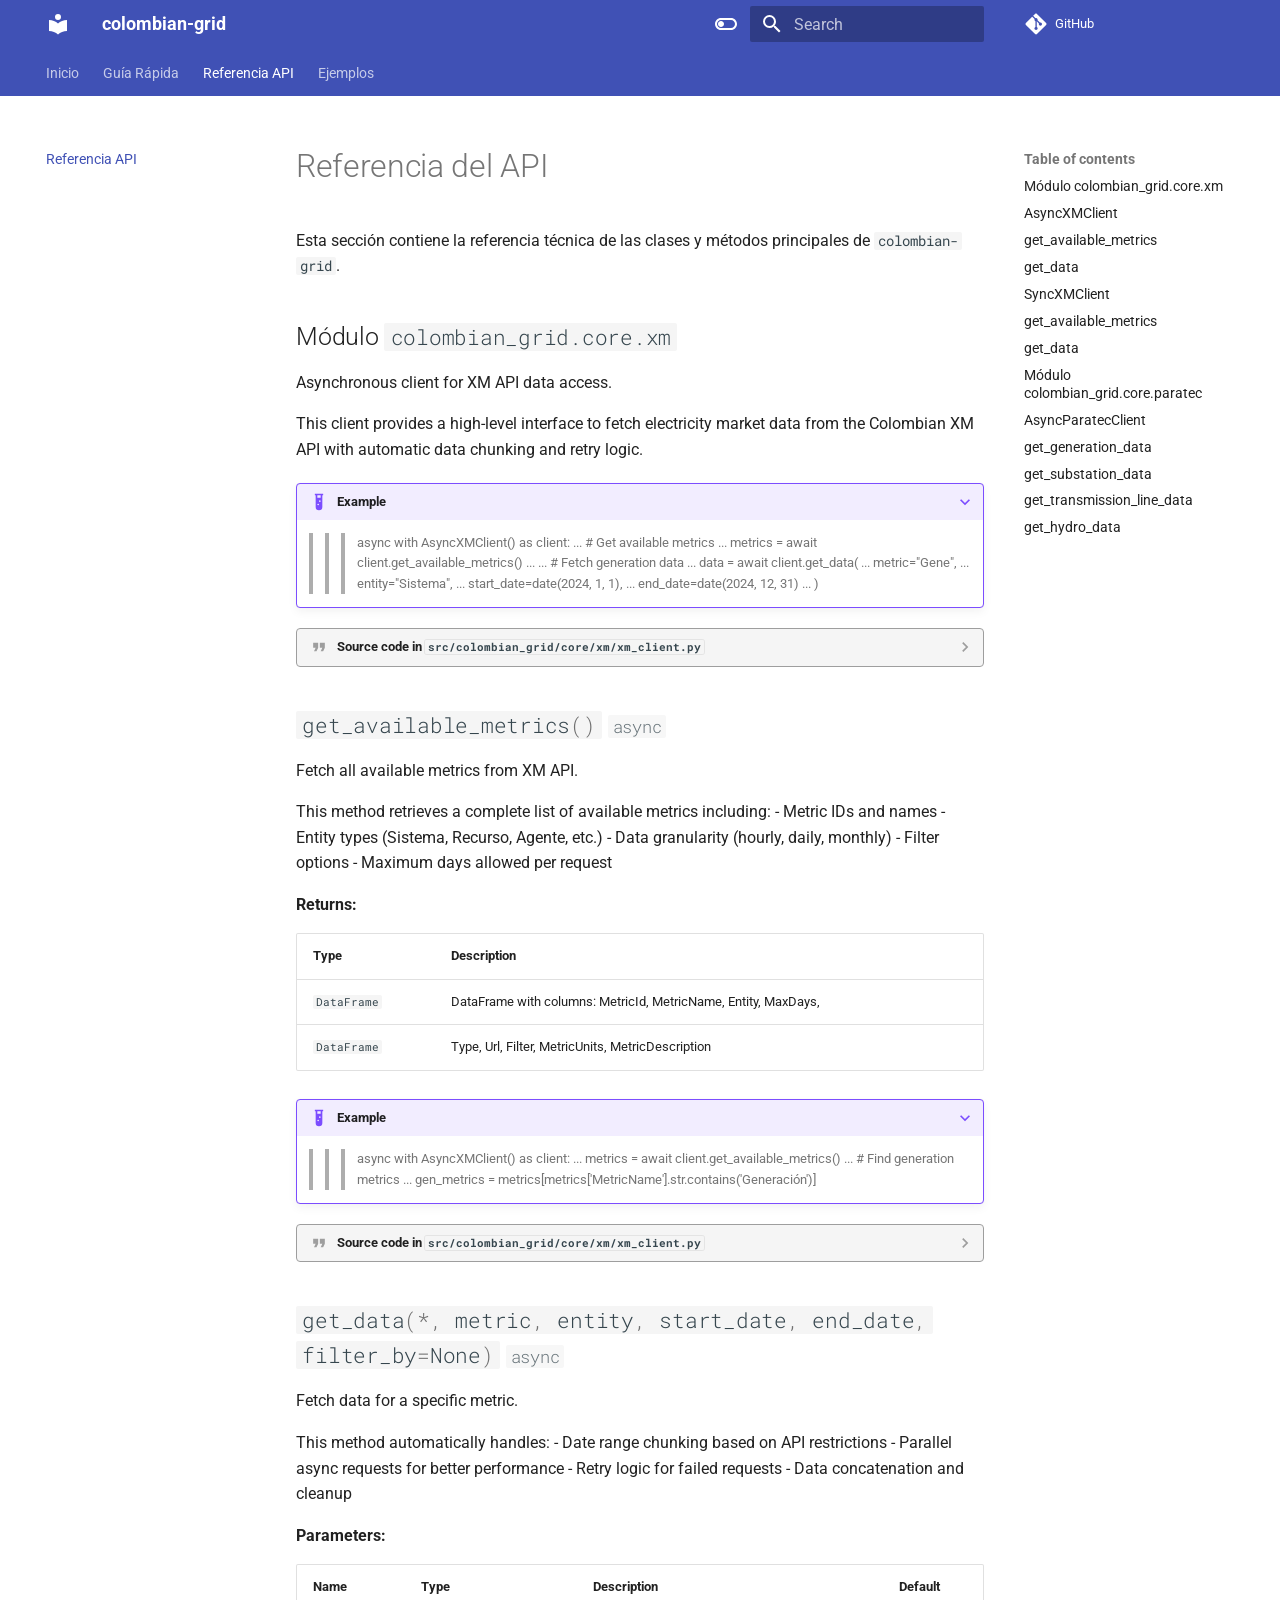
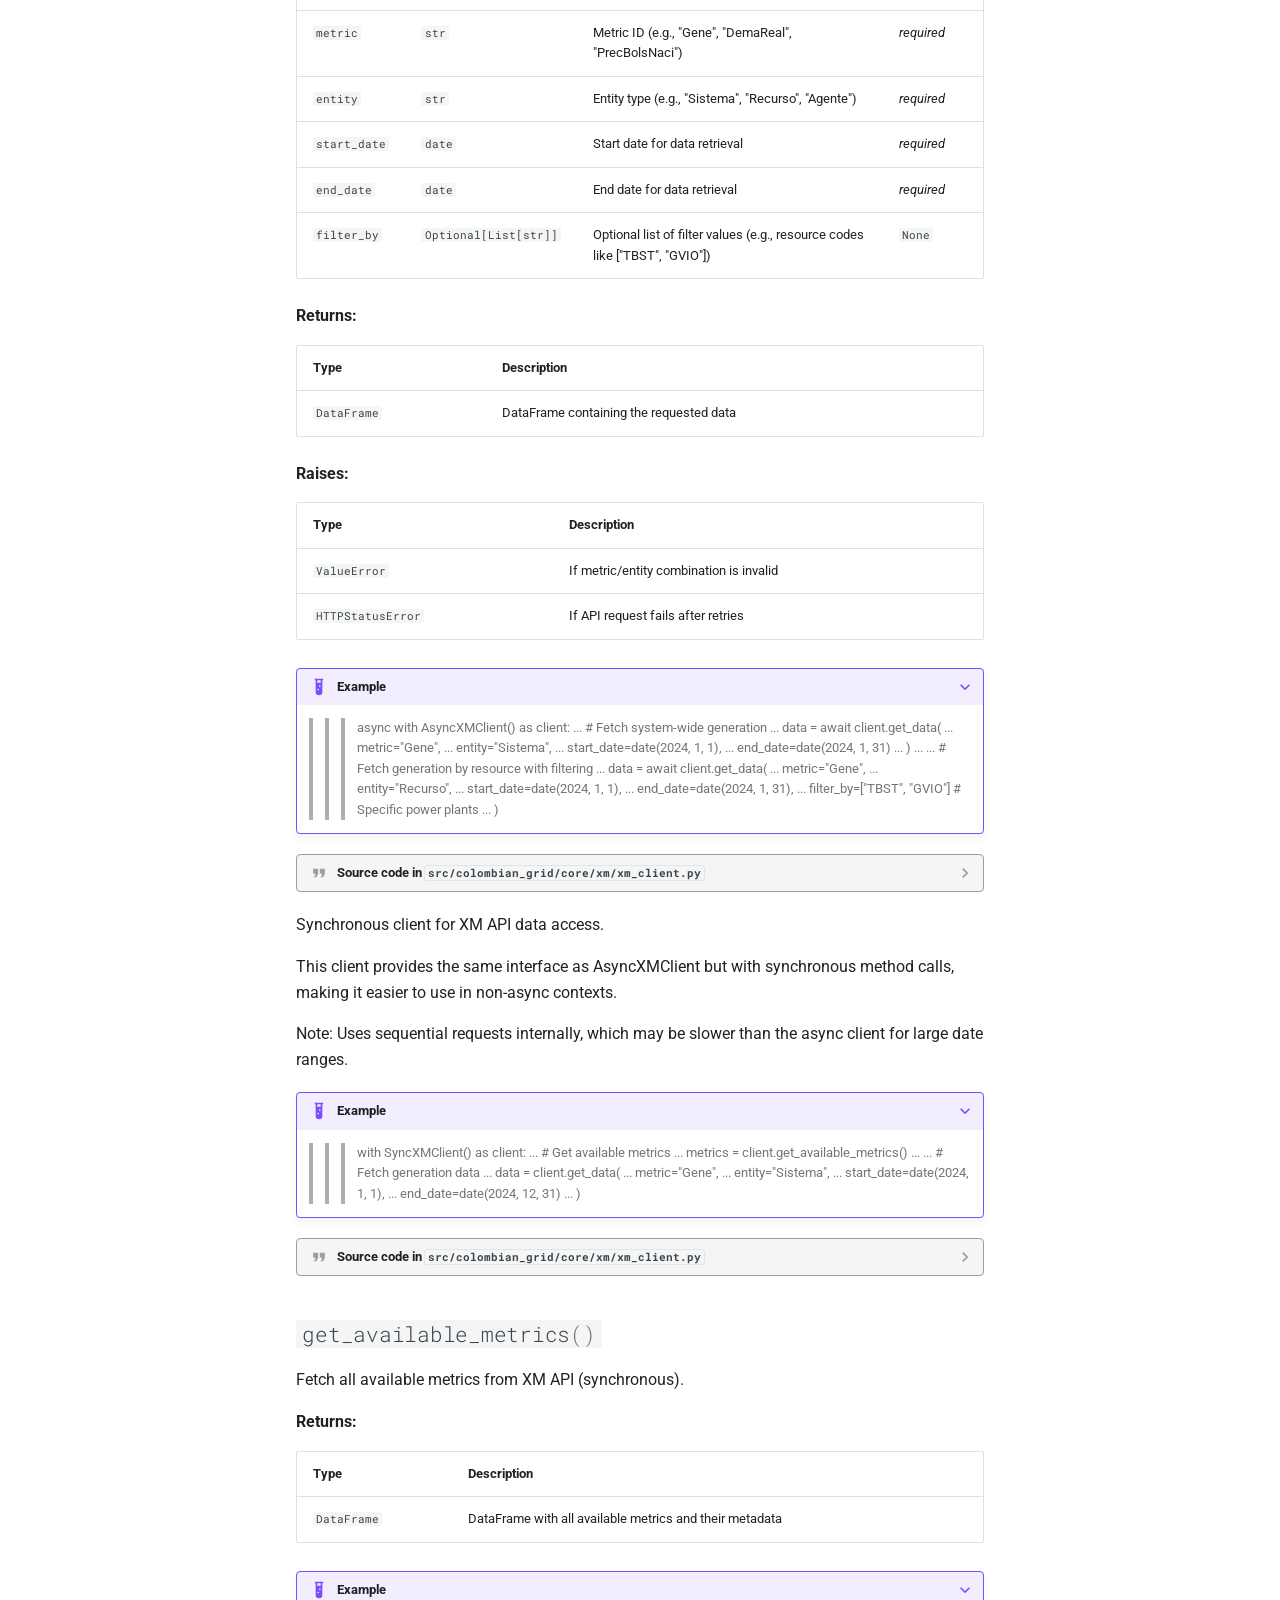
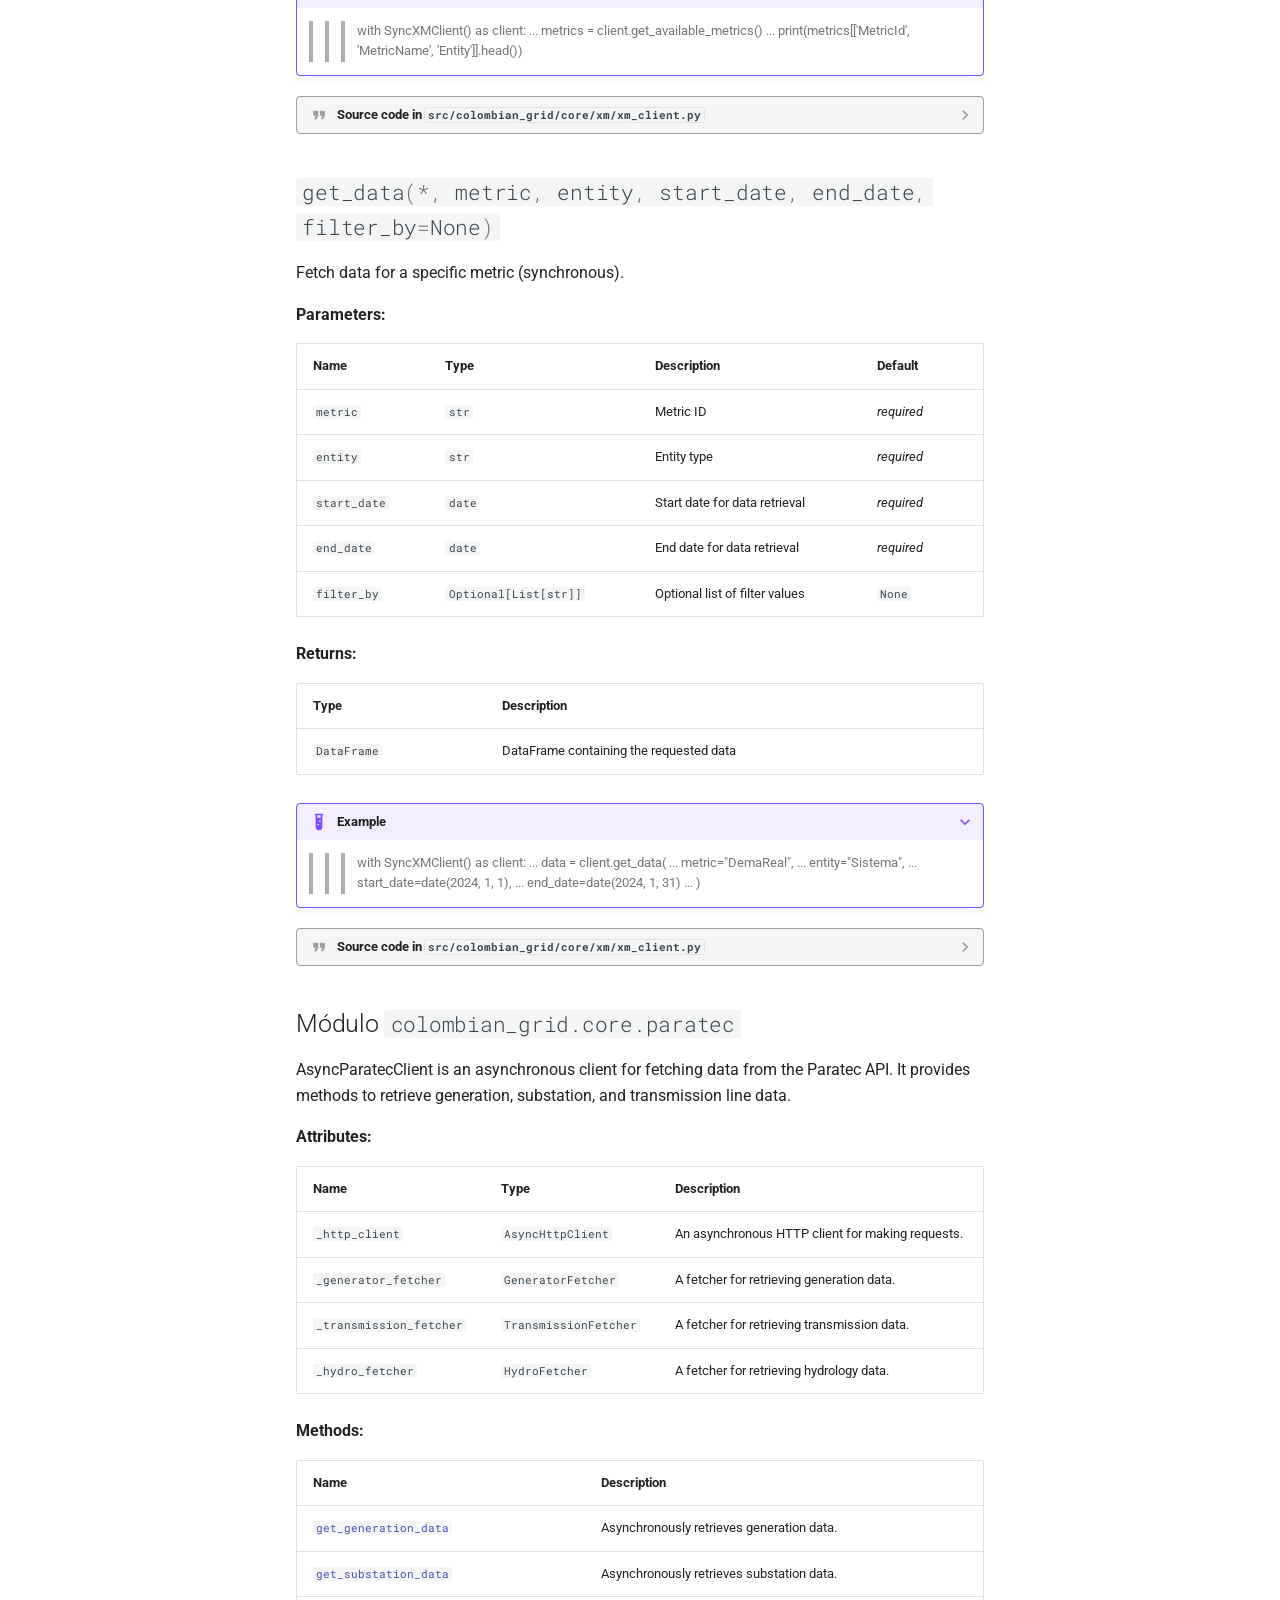
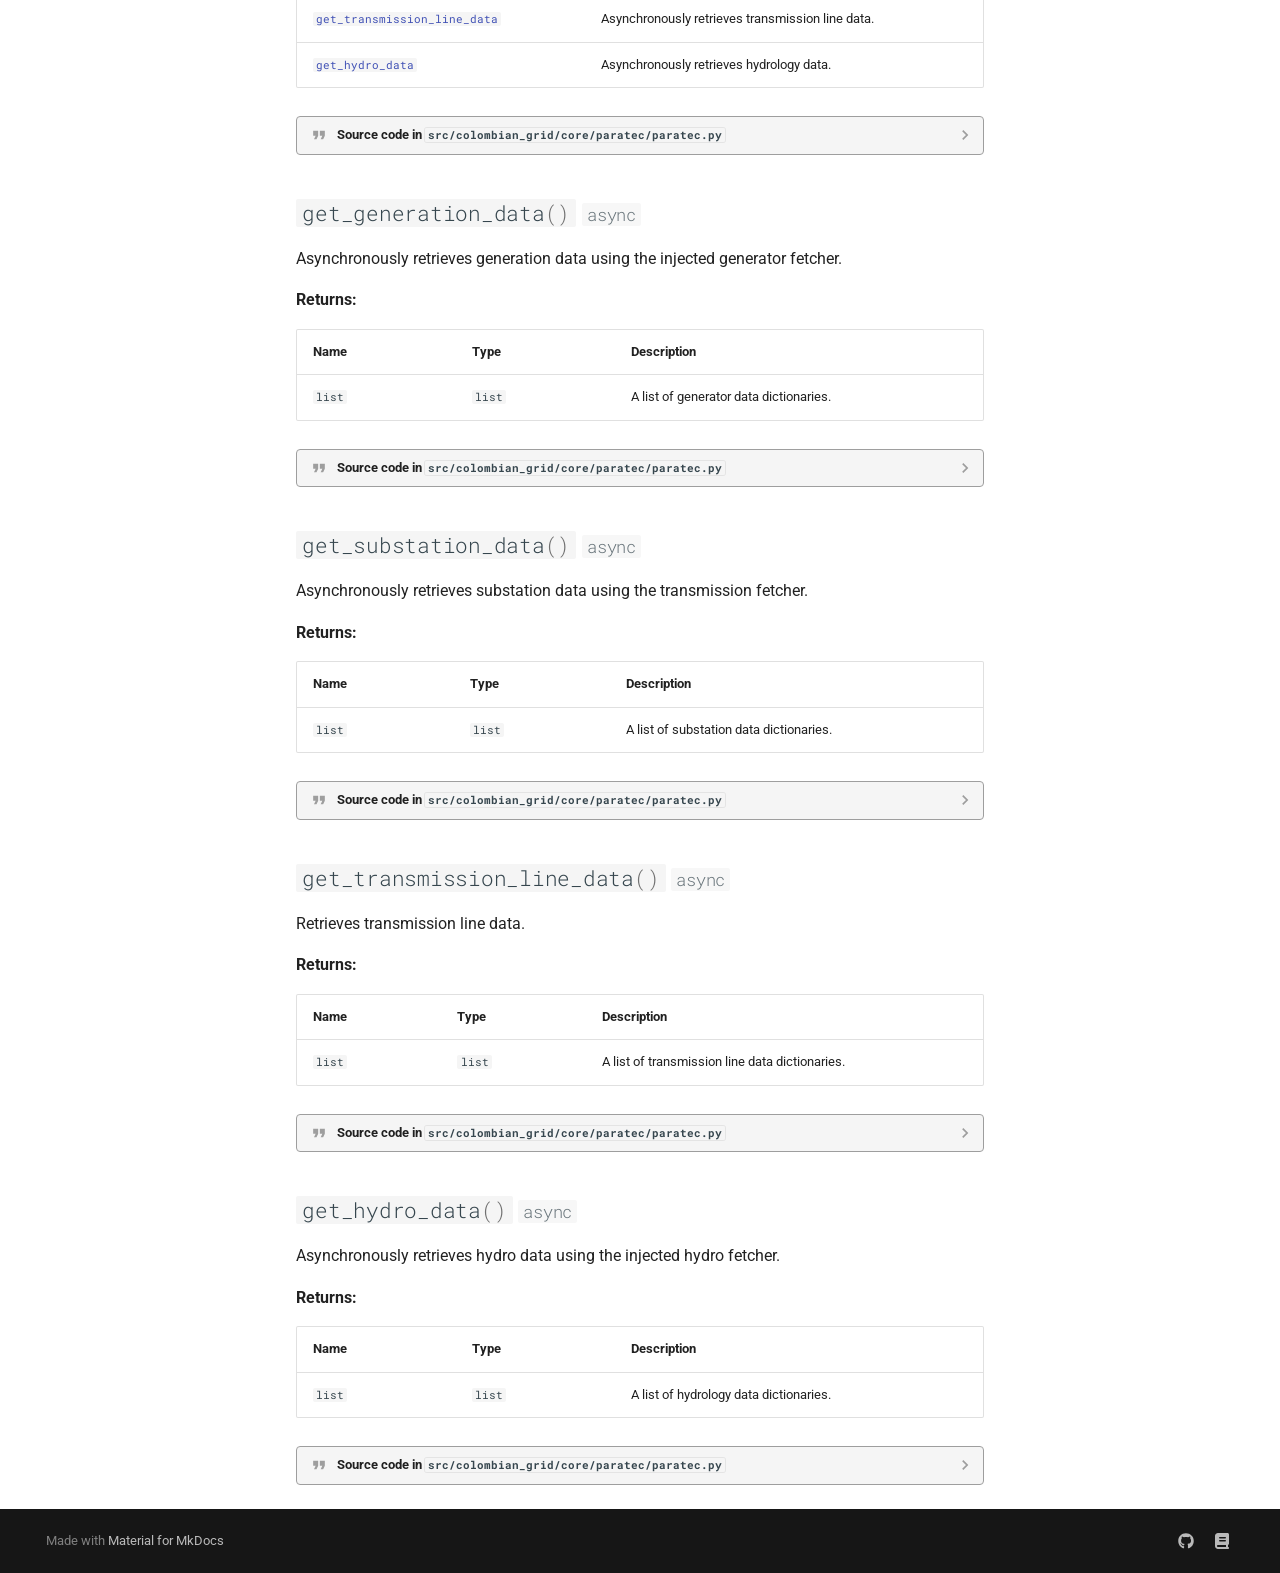
<file: api-reference/index.html>
<!doctype html>
<html lang="en" class="no-js">
  <head>
    
      <meta charset="utf-8">
      <meta name="viewport" content="width=device-width,initial-scale=1">
      
      
      
        <link rel="canonical" href="https://jccamargo94.github.io/colombian-grid/api-reference/">
      
      
        <link rel="prev" href="../guia/">
      
      
        <link rel="next" href="../ejemplos/">
      
      
      <link rel="icon" href="../assets/images/favicon.png">
      <meta name="generator" content="mkdocs-1.6.1, mkdocs-material-9.6.21">
    
    
      
        <title>Referencia API - colombian-grid</title>
      
    
    
      <link rel="stylesheet" href="../assets/stylesheets/main.2a3383ac.min.css">
      
        
        <link rel="stylesheet" href="../assets/stylesheets/palette.06af60db.min.css">
      
      


    
    
      
    
    
      
        
        
        <link rel="preconnect" href="https://fonts.gstatic.com" crossorigin>
        <link rel="stylesheet" href="https://fonts.googleapis.com/css?family=Roboto:300,300i,400,400i,700,700i%7CRoboto+Mono:400,400i,700,700i&display=fallback">
        <style>:root{--md-text-font:"Roboto";--md-code-font:"Roboto Mono"}</style>
      
    
    
      <link rel="stylesheet" href="../assets/_mkdocstrings.css">
    
    <script>__md_scope=new URL("..",location),__md_hash=e=>[...e].reduce(((e,_)=>(e<<5)-e+_.charCodeAt(0)),0),__md_get=(e,_=localStorage,t=__md_scope)=>JSON.parse(_.getItem(t.pathname+"."+e)),__md_set=(e,_,t=localStorage,a=__md_scope)=>{try{t.setItem(a.pathname+"."+e,JSON.stringify(_))}catch(e){}}</script>
    
      

    
    
    
  </head>
  
  
    
    
      
    
    
    
    
    <body dir="ltr" data-md-color-scheme="default" data-md-color-primary="indigo" data-md-color-accent="indigo">
  
    
    <input class="md-toggle" data-md-toggle="drawer" type="checkbox" id="__drawer" autocomplete="off">
    <input class="md-toggle" data-md-toggle="search" type="checkbox" id="__search" autocomplete="off">
    <label class="md-overlay" for="__drawer"></label>
    <div data-md-component="skip">
      
        
        <a href="#referencia-del-api" class="md-skip">
          Skip to content
        </a>
      
    </div>
    <div data-md-component="announce">
      
    </div>
    
    
      

<header class="md-header" data-md-component="header">
  <nav class="md-header__inner md-grid" aria-label="Header">
    <a href=".." title="colombian-grid" class="md-header__button md-logo" aria-label="colombian-grid" data-md-component="logo">
      
  
  <svg xmlns="http://www.w3.org/2000/svg" viewBox="0 0 24 24"><path d="M12 8a3 3 0 0 0 3-3 3 3 0 0 0-3-3 3 3 0 0 0-3 3 3 3 0 0 0 3 3m0 3.54C9.64 9.35 6.5 8 3 8v11c3.5 0 6.64 1.35 9 3.54 2.36-2.19 5.5-3.54 9-3.54V8c-3.5 0-6.64 1.35-9 3.54"/></svg>

    </a>
    <label class="md-header__button md-icon" for="__drawer">
      
      <svg xmlns="http://www.w3.org/2000/svg" viewBox="0 0 24 24"><path d="M3 6h18v2H3zm0 5h18v2H3zm0 5h18v2H3z"/></svg>
    </label>
    <div class="md-header__title" data-md-component="header-title">
      <div class="md-header__ellipsis">
        <div class="md-header__topic">
          <span class="md-ellipsis">
            colombian-grid
          </span>
        </div>
        <div class="md-header__topic" data-md-component="header-topic">
          <span class="md-ellipsis">
            
              Referencia API
            
          </span>
        </div>
      </div>
    </div>
    
      
        <form class="md-header__option" data-md-component="palette">
  
    
    
    
    <input class="md-option" data-md-color-media="" data-md-color-scheme="default" data-md-color-primary="indigo" data-md-color-accent="indigo"  aria-label="Cambiar a modo oscuro"  type="radio" name="__palette" id="__palette_0">
    
      <label class="md-header__button md-icon" title="Cambiar a modo oscuro" for="__palette_1" hidden>
        <svg xmlns="http://www.w3.org/2000/svg" viewBox="0 0 24 24"><path d="M17 6H7c-3.31 0-6 2.69-6 6s2.69 6 6 6h10c3.31 0 6-2.69 6-6s-2.69-6-6-6m0 10H7c-2.21 0-4-1.79-4-4s1.79-4 4-4h10c2.21 0 4 1.79 4 4s-1.79 4-4 4M7 9c-1.66 0-3 1.34-3 3s1.34 3 3 3 3-1.34 3-3-1.34-3-3-3"/></svg>
      </label>
    
  
    
    
    
    <input class="md-option" data-md-color-media="" data-md-color-scheme="slate" data-md-color-primary="indigo" data-md-color-accent="indigo"  aria-label="Cambiar a modo claro"  type="radio" name="__palette" id="__palette_1">
    
      <label class="md-header__button md-icon" title="Cambiar a modo claro" for="__palette_0" hidden>
        <svg xmlns="http://www.w3.org/2000/svg" viewBox="0 0 24 24"><path d="M17 7H7a5 5 0 0 0-5 5 5 5 0 0 0 5 5h10a5 5 0 0 0 5-5 5 5 0 0 0-5-5m0 8a3 3 0 0 1-3-3 3 3 0 0 1 3-3 3 3 0 0 1 3 3 3 3 0 0 1-3 3"/></svg>
      </label>
    
  
</form>
      
    
    
      <script>var palette=__md_get("__palette");if(palette&&palette.color){if("(prefers-color-scheme)"===palette.color.media){var media=matchMedia("(prefers-color-scheme: light)"),input=document.querySelector(media.matches?"[data-md-color-media='(prefers-color-scheme: light)']":"[data-md-color-media='(prefers-color-scheme: dark)']");palette.color.media=input.getAttribute("data-md-color-media"),palette.color.scheme=input.getAttribute("data-md-color-scheme"),palette.color.primary=input.getAttribute("data-md-color-primary"),palette.color.accent=input.getAttribute("data-md-color-accent")}for(var[key,value]of Object.entries(palette.color))document.body.setAttribute("data-md-color-"+key,value)}</script>
    
    
    
      
      
        <label class="md-header__button md-icon" for="__search">
          
          <svg xmlns="http://www.w3.org/2000/svg" viewBox="0 0 24 24"><path d="M9.5 3A6.5 6.5 0 0 1 16 9.5c0 1.61-.59 3.09-1.56 4.23l.27.27h.79l5 5-1.5 1.5-5-5v-.79l-.27-.27A6.52 6.52 0 0 1 9.5 16 6.5 6.5 0 0 1 3 9.5 6.5 6.5 0 0 1 9.5 3m0 2C7 5 5 7 5 9.5S7 14 9.5 14 14 12 14 9.5 12 5 9.5 5"/></svg>
        </label>
        <div class="md-search" data-md-component="search" role="dialog">
  <label class="md-search__overlay" for="__search"></label>
  <div class="md-search__inner" role="search">
    <form class="md-search__form" name="search">
      <input type="text" class="md-search__input" name="query" aria-label="Search" placeholder="Search" autocapitalize="off" autocorrect="off" autocomplete="off" spellcheck="false" data-md-component="search-query" required>
      <label class="md-search__icon md-icon" for="__search">
        
        <svg xmlns="http://www.w3.org/2000/svg" viewBox="0 0 24 24"><path d="M9.5 3A6.5 6.5 0 0 1 16 9.5c0 1.61-.59 3.09-1.56 4.23l.27.27h.79l5 5-1.5 1.5-5-5v-.79l-.27-.27A6.52 6.52 0 0 1 9.5 16 6.5 6.5 0 0 1 3 9.5 6.5 6.5 0 0 1 9.5 3m0 2C7 5 5 7 5 9.5S7 14 9.5 14 14 12 14 9.5 12 5 9.5 5"/></svg>
        
        <svg xmlns="http://www.w3.org/2000/svg" viewBox="0 0 24 24"><path d="M20 11v2H8l5.5 5.5-1.42 1.42L4.16 12l7.92-7.92L13.5 5.5 8 11z"/></svg>
      </label>
      <nav class="md-search__options" aria-label="Search">
        
        <button type="reset" class="md-search__icon md-icon" title="Clear" aria-label="Clear" tabindex="-1">
          
          <svg xmlns="http://www.w3.org/2000/svg" viewBox="0 0 24 24"><path d="M19 6.41 17.59 5 12 10.59 6.41 5 5 6.41 10.59 12 5 17.59 6.41 19 12 13.41 17.59 19 19 17.59 13.41 12z"/></svg>
        </button>
      </nav>
      
    </form>
    <div class="md-search__output">
      <div class="md-search__scrollwrap" tabindex="0" data-md-scrollfix>
        <div class="md-search-result" data-md-component="search-result">
          <div class="md-search-result__meta">
            Initializing search
          </div>
          <ol class="md-search-result__list" role="presentation"></ol>
        </div>
      </div>
    </div>
  </div>
</div>
      
    
    
      <div class="md-header__source">
        <a href="https://github.com/jccamargo94/colombian-grid" title="Go to repository" class="md-source" data-md-component="source">
  <div class="md-source__icon md-icon">
    
    <svg xmlns="http://www.w3.org/2000/svg" viewBox="0 0 448 512"><!--! Font Awesome Free 7.0.1 by @fontawesome - https://fontawesome.com License - https://fontawesome.com/license/free (Icons: CC BY 4.0, Fonts: SIL OFL 1.1, Code: MIT License) Copyright 2025 Fonticons, Inc.--><path d="M439.6 236.1 244 40.5c-5.4-5.5-12.8-8.5-20.4-8.5s-15 3-20.4 8.4L162.5 81l51.5 51.5c27.1-9.1 52.7 16.8 43.4 43.7l49.7 49.7c34.2-11.8 61.2 31 35.5 56.7-26.5 26.5-70.2-2.9-56-37.3L240.3 199v121.9c25.3 12.5 22.3 41.8 9.1 55-6.4 6.4-15.2 10.1-24.3 10.1s-17.8-3.6-24.3-10.1c-17.6-17.6-11.1-46.9 11.2-56v-123c-20.8-8.5-24.6-30.7-18.6-45L142.6 101 8.5 235.1C3 240.6 0 247.9 0 255.5s3 15 8.5 20.4l195.6 195.7c5.4 5.4 12.7 8.4 20.4 8.4s15-3 20.4-8.4l194.7-194.7c5.4-5.4 8.4-12.8 8.4-20.4s-3-15-8.4-20.4"/></svg>
  </div>
  <div class="md-source__repository">
    GitHub
  </div>
</a>
      </div>
    
  </nav>
  
</header>
    
    <div class="md-container" data-md-component="container">
      
      
        
          
            
<nav class="md-tabs" aria-label="Tabs" data-md-component="tabs">
  <div class="md-grid">
    <ul class="md-tabs__list">
      
        
  
  
  
  
    <li class="md-tabs__item">
      <a href=".." class="md-tabs__link">
        
  
  
    
  
  Inicio

      </a>
    </li>
  

      
        
  
  
  
  
    <li class="md-tabs__item">
      <a href="../guia/" class="md-tabs__link">
        
  
  
    
  
  Guía Rápida

      </a>
    </li>
  

      
        
  
  
  
    
  
  
    <li class="md-tabs__item md-tabs__item--active">
      <a href="./" class="md-tabs__link">
        
  
  
    
  
  Referencia API

      </a>
    </li>
  

      
        
  
  
  
  
    <li class="md-tabs__item">
      <a href="../ejemplos/" class="md-tabs__link">
        
  
  
    
  
  Ejemplos

      </a>
    </li>
  

      
    </ul>
  </div>
</nav>
          
        
      
      <main class="md-main" data-md-component="main">
        <div class="md-main__inner md-grid">
          
            
              
              <div class="md-sidebar md-sidebar--primary" data-md-component="sidebar" data-md-type="navigation" >
                <div class="md-sidebar__scrollwrap">
                  <div class="md-sidebar__inner">
                    


  


<nav class="md-nav md-nav--primary md-nav--lifted" aria-label="Navigation" data-md-level="0">
  <label class="md-nav__title" for="__drawer">
    <a href=".." title="colombian-grid" class="md-nav__button md-logo" aria-label="colombian-grid" data-md-component="logo">
      
  
  <svg xmlns="http://www.w3.org/2000/svg" viewBox="0 0 24 24"><path d="M12 8a3 3 0 0 0 3-3 3 3 0 0 0-3-3 3 3 0 0 0-3 3 3 3 0 0 0 3 3m0 3.54C9.64 9.35 6.5 8 3 8v11c3.5 0 6.64 1.35 9 3.54 2.36-2.19 5.5-3.54 9-3.54V8c-3.5 0-6.64 1.35-9 3.54"/></svg>

    </a>
    colombian-grid
  </label>
  
    <div class="md-nav__source">
      <a href="https://github.com/jccamargo94/colombian-grid" title="Go to repository" class="md-source" data-md-component="source">
  <div class="md-source__icon md-icon">
    
    <svg xmlns="http://www.w3.org/2000/svg" viewBox="0 0 448 512"><!--! Font Awesome Free 7.0.1 by @fontawesome - https://fontawesome.com License - https://fontawesome.com/license/free (Icons: CC BY 4.0, Fonts: SIL OFL 1.1, Code: MIT License) Copyright 2025 Fonticons, Inc.--><path d="M439.6 236.1 244 40.5c-5.4-5.5-12.8-8.5-20.4-8.5s-15 3-20.4 8.4L162.5 81l51.5 51.5c27.1-9.1 52.7 16.8 43.4 43.7l49.7 49.7c34.2-11.8 61.2 31 35.5 56.7-26.5 26.5-70.2-2.9-56-37.3L240.3 199v121.9c25.3 12.5 22.3 41.8 9.1 55-6.4 6.4-15.2 10.1-24.3 10.1s-17.8-3.6-24.3-10.1c-17.6-17.6-11.1-46.9 11.2-56v-123c-20.8-8.5-24.6-30.7-18.6-45L142.6 101 8.5 235.1C3 240.6 0 247.9 0 255.5s3 15 8.5 20.4l195.6 195.7c5.4 5.4 12.7 8.4 20.4 8.4s15-3 20.4-8.4l194.7-194.7c5.4-5.4 8.4-12.8 8.4-20.4s-3-15-8.4-20.4"/></svg>
  </div>
  <div class="md-source__repository">
    GitHub
  </div>
</a>
    </div>
  
  <ul class="md-nav__list" data-md-scrollfix>
    
      
      
  
  
  
  
    <li class="md-nav__item">
      <a href=".." class="md-nav__link">
        
  
  
  <span class="md-ellipsis">
    Inicio
    
  </span>
  

      </a>
    </li>
  

    
      
      
  
  
  
  
    <li class="md-nav__item">
      <a href="../guia/" class="md-nav__link">
        
  
  
  <span class="md-ellipsis">
    Guía Rápida
    
  </span>
  

      </a>
    </li>
  

    
      
      
  
  
    
  
  
  
    <li class="md-nav__item md-nav__item--active">
      
      <input class="md-nav__toggle md-toggle" type="checkbox" id="__toc">
      
      
        
      
      
        <label class="md-nav__link md-nav__link--active" for="__toc">
          
  
  
  <span class="md-ellipsis">
    Referencia API
    
  </span>
  

          <span class="md-nav__icon md-icon"></span>
        </label>
      
      <a href="./" class="md-nav__link md-nav__link--active">
        
  
  
  <span class="md-ellipsis">
    Referencia API
    
  </span>
  

      </a>
      
        

<nav class="md-nav md-nav--secondary" aria-label="Table of contents">
  
  
  
    
  
  
    <label class="md-nav__title" for="__toc">
      <span class="md-nav__icon md-icon"></span>
      Table of contents
    </label>
    <ul class="md-nav__list" data-md-component="toc" data-md-scrollfix>
      
        <li class="md-nav__item">
  <a href="#modulo-colombian_gridcorexm" class="md-nav__link">
    <span class="md-ellipsis">
      Módulo colombian_grid.core.xm
    </span>
  </a>
  
</li>
      
        <li class="md-nav__item">
  <a href="#colombian_grid.core.xm.AsyncXMClient" class="md-nav__link">
    <span class="md-ellipsis">
      AsyncXMClient
    </span>
  </a>
  
</li>
      
        <li class="md-nav__item">
  <a href="#colombian_grid.core.xm.AsyncXMClient.get_available_metrics" class="md-nav__link">
    <span class="md-ellipsis">
      get_available_metrics
    </span>
  </a>
  
</li>
      
        <li class="md-nav__item">
  <a href="#colombian_grid.core.xm.AsyncXMClient.get_data" class="md-nav__link">
    <span class="md-ellipsis">
      get_data
    </span>
  </a>
  
</li>
      
        <li class="md-nav__item">
  <a href="#colombian_grid.core.xm.SyncXMClient" class="md-nav__link">
    <span class="md-ellipsis">
      SyncXMClient
    </span>
  </a>
  
</li>
      
        <li class="md-nav__item">
  <a href="#colombian_grid.core.xm.SyncXMClient.get_available_metrics" class="md-nav__link">
    <span class="md-ellipsis">
      get_available_metrics
    </span>
  </a>
  
</li>
      
        <li class="md-nav__item">
  <a href="#colombian_grid.core.xm.SyncXMClient.get_data" class="md-nav__link">
    <span class="md-ellipsis">
      get_data
    </span>
  </a>
  
</li>
      
        <li class="md-nav__item">
  <a href="#modulo-colombian_gridcoreparatec" class="md-nav__link">
    <span class="md-ellipsis">
      Módulo colombian_grid.core.paratec
    </span>
  </a>
  
</li>
      
        <li class="md-nav__item">
  <a href="#colombian_grid.core.paratec.AsyncParatecClient" class="md-nav__link">
    <span class="md-ellipsis">
      AsyncParatecClient
    </span>
  </a>
  
</li>
      
        <li class="md-nav__item">
  <a href="#colombian_grid.core.paratec.AsyncParatecClient.get_generation_data" class="md-nav__link">
    <span class="md-ellipsis">
      get_generation_data
    </span>
  </a>
  
</li>
      
        <li class="md-nav__item">
  <a href="#colombian_grid.core.paratec.AsyncParatecClient.get_substation_data" class="md-nav__link">
    <span class="md-ellipsis">
      get_substation_data
    </span>
  </a>
  
</li>
      
        <li class="md-nav__item">
  <a href="#colombian_grid.core.paratec.AsyncParatecClient.get_transmission_line_data" class="md-nav__link">
    <span class="md-ellipsis">
      get_transmission_line_data
    </span>
  </a>
  
</li>
      
        <li class="md-nav__item">
  <a href="#colombian_grid.core.paratec.AsyncParatecClient.get_hydro_data" class="md-nav__link">
    <span class="md-ellipsis">
      get_hydro_data
    </span>
  </a>
  
</li>
      
    </ul>
  
</nav>
      
    </li>
  

    
      
      
  
  
  
  
    <li class="md-nav__item">
      <a href="../ejemplos/" class="md-nav__link">
        
  
  
  <span class="md-ellipsis">
    Ejemplos
    
  </span>
  

      </a>
    </li>
  

    
  </ul>
</nav>
                  </div>
                </div>
              </div>
            
            
              
              <div class="md-sidebar md-sidebar--secondary" data-md-component="sidebar" data-md-type="toc" >
                <div class="md-sidebar__scrollwrap">
                  <div class="md-sidebar__inner">
                    

<nav class="md-nav md-nav--secondary" aria-label="Table of contents">
  
  
  
    
  
  
    <label class="md-nav__title" for="__toc">
      <span class="md-nav__icon md-icon"></span>
      Table of contents
    </label>
    <ul class="md-nav__list" data-md-component="toc" data-md-scrollfix>
      
        <li class="md-nav__item">
  <a href="#modulo-colombian_gridcorexm" class="md-nav__link">
    <span class="md-ellipsis">
      Módulo colombian_grid.core.xm
    </span>
  </a>
  
</li>
      
        <li class="md-nav__item">
  <a href="#colombian_grid.core.xm.AsyncXMClient" class="md-nav__link">
    <span class="md-ellipsis">
      AsyncXMClient
    </span>
  </a>
  
</li>
      
        <li class="md-nav__item">
  <a href="#colombian_grid.core.xm.AsyncXMClient.get_available_metrics" class="md-nav__link">
    <span class="md-ellipsis">
      get_available_metrics
    </span>
  </a>
  
</li>
      
        <li class="md-nav__item">
  <a href="#colombian_grid.core.xm.AsyncXMClient.get_data" class="md-nav__link">
    <span class="md-ellipsis">
      get_data
    </span>
  </a>
  
</li>
      
        <li class="md-nav__item">
  <a href="#colombian_grid.core.xm.SyncXMClient" class="md-nav__link">
    <span class="md-ellipsis">
      SyncXMClient
    </span>
  </a>
  
</li>
      
        <li class="md-nav__item">
  <a href="#colombian_grid.core.xm.SyncXMClient.get_available_metrics" class="md-nav__link">
    <span class="md-ellipsis">
      get_available_metrics
    </span>
  </a>
  
</li>
      
        <li class="md-nav__item">
  <a href="#colombian_grid.core.xm.SyncXMClient.get_data" class="md-nav__link">
    <span class="md-ellipsis">
      get_data
    </span>
  </a>
  
</li>
      
        <li class="md-nav__item">
  <a href="#modulo-colombian_gridcoreparatec" class="md-nav__link">
    <span class="md-ellipsis">
      Módulo colombian_grid.core.paratec
    </span>
  </a>
  
</li>
      
        <li class="md-nav__item">
  <a href="#colombian_grid.core.paratec.AsyncParatecClient" class="md-nav__link">
    <span class="md-ellipsis">
      AsyncParatecClient
    </span>
  </a>
  
</li>
      
        <li class="md-nav__item">
  <a href="#colombian_grid.core.paratec.AsyncParatecClient.get_generation_data" class="md-nav__link">
    <span class="md-ellipsis">
      get_generation_data
    </span>
  </a>
  
</li>
      
        <li class="md-nav__item">
  <a href="#colombian_grid.core.paratec.AsyncParatecClient.get_substation_data" class="md-nav__link">
    <span class="md-ellipsis">
      get_substation_data
    </span>
  </a>
  
</li>
      
        <li class="md-nav__item">
  <a href="#colombian_grid.core.paratec.AsyncParatecClient.get_transmission_line_data" class="md-nav__link">
    <span class="md-ellipsis">
      get_transmission_line_data
    </span>
  </a>
  
</li>
      
        <li class="md-nav__item">
  <a href="#colombian_grid.core.paratec.AsyncParatecClient.get_hydro_data" class="md-nav__link">
    <span class="md-ellipsis">
      get_hydro_data
    </span>
  </a>
  
</li>
      
    </ul>
  
</nav>
                  </div>
                </div>
              </div>
            
          
          
            <div class="md-content" data-md-component="content">
              <article class="md-content__inner md-typeset">
                
                  


  
  


<h1 id="referencia-del-api">Referencia del API</h1>
<p>Esta sección contiene la referencia técnica de las clases y métodos principales de <code>colombian-grid</code>.</p>
<h2 id="modulo-colombian_gridcorexm">Módulo <code>colombian_grid.core.xm</code></h2>


<div class="doc doc-object doc-class">



<a id="colombian_grid.core.xm.AsyncXMClient"></a>
    <div class="doc doc-contents first">


        <p>Asynchronous client for XM API data access.</p>
<p>This client provides a high-level interface to fetch electricity market data
from the Colombian XM API with automatic data chunking and retry logic.</p>


<details class="example" open>
  <summary>Example</summary>
  <blockquote>
<blockquote>
<blockquote>
<p>async with AsyncXMClient() as client:
...     # Get available metrics
...     metrics = await client.get_available_metrics()
...
...     # Fetch generation data
...     data = await client.get_data(
...         metric="Gene",
...         entity="Sistema",
...         start_date=date(2024, 1, 1),
...         end_date=date(2024, 12, 31)
...     )</p>
</blockquote>
</blockquote>
</blockquote>
</details>







              <details class="quote">
                <summary>Source code in <code>src/colombian_grid/core/xm/xm_client.py</code></summary>
                <div class="highlight"><table class="highlighttable"><tr><td class="linenos"><div class="linenodiv"><pre><span></span><span class="normal"> 19</span>
<span class="normal"> 20</span>
<span class="normal"> 21</span>
<span class="normal"> 22</span>
<span class="normal"> 23</span>
<span class="normal"> 24</span>
<span class="normal"> 25</span>
<span class="normal"> 26</span>
<span class="normal"> 27</span>
<span class="normal"> 28</span>
<span class="normal"> 29</span>
<span class="normal"> 30</span>
<span class="normal"> 31</span>
<span class="normal"> 32</span>
<span class="normal"> 33</span>
<span class="normal"> 34</span>
<span class="normal"> 35</span>
<span class="normal"> 36</span>
<span class="normal"> 37</span>
<span class="normal"> 38</span>
<span class="normal"> 39</span>
<span class="normal"> 40</span>
<span class="normal"> 41</span>
<span class="normal"> 42</span>
<span class="normal"> 43</span>
<span class="normal"> 44</span>
<span class="normal"> 45</span>
<span class="normal"> 46</span>
<span class="normal"> 47</span>
<span class="normal"> 48</span>
<span class="normal"> 49</span>
<span class="normal"> 50</span>
<span class="normal"> 51</span>
<span class="normal"> 52</span>
<span class="normal"> 53</span>
<span class="normal"> 54</span>
<span class="normal"> 55</span>
<span class="normal"> 56</span>
<span class="normal"> 57</span>
<span class="normal"> 58</span>
<span class="normal"> 59</span>
<span class="normal"> 60</span>
<span class="normal"> 61</span>
<span class="normal"> 62</span>
<span class="normal"> 63</span>
<span class="normal"> 64</span>
<span class="normal"> 65</span>
<span class="normal"> 66</span>
<span class="normal"> 67</span>
<span class="normal"> 68</span>
<span class="normal"> 69</span>
<span class="normal"> 70</span>
<span class="normal"> 71</span>
<span class="normal"> 72</span>
<span class="normal"> 73</span>
<span class="normal"> 74</span>
<span class="normal"> 75</span>
<span class="normal"> 76</span>
<span class="normal"> 77</span>
<span class="normal"> 78</span>
<span class="normal"> 79</span>
<span class="normal"> 80</span>
<span class="normal"> 81</span>
<span class="normal"> 82</span>
<span class="normal"> 83</span>
<span class="normal"> 84</span>
<span class="normal"> 85</span>
<span class="normal"> 86</span>
<span class="normal"> 87</span>
<span class="normal"> 88</span>
<span class="normal"> 89</span>
<span class="normal"> 90</span>
<span class="normal"> 91</span>
<span class="normal"> 92</span>
<span class="normal"> 93</span>
<span class="normal"> 94</span>
<span class="normal"> 95</span>
<span class="normal"> 96</span>
<span class="normal"> 97</span>
<span class="normal"> 98</span>
<span class="normal"> 99</span>
<span class="normal">100</span>
<span class="normal">101</span>
<span class="normal">102</span>
<span class="normal">103</span>
<span class="normal">104</span>
<span class="normal">105</span>
<span class="normal">106</span>
<span class="normal">107</span>
<span class="normal">108</span>
<span class="normal">109</span>
<span class="normal">110</span>
<span class="normal">111</span>
<span class="normal">112</span>
<span class="normal">113</span>
<span class="normal">114</span>
<span class="normal">115</span>
<span class="normal">116</span>
<span class="normal">117</span>
<span class="normal">118</span>
<span class="normal">119</span>
<span class="normal">120</span>
<span class="normal">121</span>
<span class="normal">122</span>
<span class="normal">123</span>
<span class="normal">124</span>
<span class="normal">125</span>
<span class="normal">126</span>
<span class="normal">127</span>
<span class="normal">128</span>
<span class="normal">129</span>
<span class="normal">130</span>
<span class="normal">131</span>
<span class="normal">132</span>
<span class="normal">133</span>
<span class="normal">134</span>
<span class="normal">135</span>
<span class="normal">136</span>
<span class="normal">137</span>
<span class="normal">138</span>
<span class="normal">139</span></pre></div></td><td class="code"><div><pre><span></span><code><span class="k">class</span><span class="w"> </span><span class="nc">AsyncXMClient</span><span class="p">:</span>
<span class="w">    </span><span class="sd">&quot;&quot;&quot;</span>
<span class="sd">    Asynchronous client for XM API data access.</span>

<span class="sd">    This client provides a high-level interface to fetch electricity market data</span>
<span class="sd">    from the Colombian XM API with automatic data chunking and retry logic.</span>

<span class="sd">    Example:</span>
<span class="sd">        &gt;&gt;&gt; async with AsyncXMClient() as client:</span>
<span class="sd">        ...     # Get available metrics</span>
<span class="sd">        ...     metrics = await client.get_available_metrics()</span>
<span class="sd">        ...</span>
<span class="sd">        ...     # Fetch generation data</span>
<span class="sd">        ...     data = await client.get_data(</span>
<span class="sd">        ...         metric=&quot;Gene&quot;,</span>
<span class="sd">        ...         entity=&quot;Sistema&quot;,</span>
<span class="sd">        ...         start_date=date(2024, 1, 1),</span>
<span class="sd">        ...         end_date=date(2024, 12, 31)</span>
<span class="sd">        ...     )</span>
<span class="sd">    &quot;&quot;&quot;</span>

    <span class="k">def</span><span class="w"> </span><span class="fm">__init__</span><span class="p">(</span><span class="bp">self</span><span class="p">,</span> <span class="n">timeout</span><span class="p">:</span> <span class="nb">float</span> <span class="o">=</span> <span class="mf">30.0</span><span class="p">,</span> <span class="n">max_retries</span><span class="p">:</span> <span class="nb">int</span> <span class="o">=</span> <span class="mi">3</span><span class="p">):</span>
<span class="w">        </span><span class="sd">&quot;&quot;&quot;</span>
<span class="sd">        Initialize the async XM client.</span>

<span class="sd">        Args:</span>
<span class="sd">            timeout: Request timeout in seconds (default: 30.0)</span>
<span class="sd">            max_retries: Maximum number of retries for failed requests (default: 3)</span>
<span class="sd">        &quot;&quot;&quot;</span>
        <span class="bp">self</span><span class="o">.</span><span class="n">_http_client</span> <span class="o">=</span> <span class="n">AsyncHttpClient</span><span class="p">(</span><span class="n">timeout</span><span class="o">=</span><span class="n">timeout</span><span class="p">,</span> <span class="n">max_retries</span><span class="o">=</span><span class="n">max_retries</span><span class="p">)</span>
        <span class="bp">self</span><span class="o">.</span><span class="n">_fetcher</span> <span class="o">=</span> <span class="n">AsyncXMFetcher</span><span class="p">(</span><span class="bp">self</span><span class="o">.</span><span class="n">_http_client</span><span class="p">)</span>

    <span class="k">async</span> <span class="k">def</span><span class="w"> </span><span class="fm">__aenter__</span><span class="p">(</span><span class="bp">self</span><span class="p">):</span>
<span class="w">        </span><span class="sd">&quot;&quot;&quot;Async context manager entry.&quot;&quot;&quot;</span>
        <span class="k">return</span> <span class="bp">self</span>

    <span class="k">async</span> <span class="k">def</span><span class="w"> </span><span class="fm">__aexit__</span><span class="p">(</span><span class="bp">self</span><span class="p">,</span> <span class="n">exc_type</span><span class="p">,</span> <span class="n">exc_val</span><span class="p">,</span> <span class="n">exc_tb</span><span class="p">):</span>
<span class="w">        </span><span class="sd">&quot;&quot;&quot;Async context manager exit.&quot;&quot;&quot;</span>
        <span class="k">await</span> <span class="bp">self</span><span class="o">.</span><span class="n">_http_client</span><span class="o">.</span><span class="n">close</span><span class="p">()</span>

    <span class="k">async</span> <span class="k">def</span><span class="w"> </span><span class="nf">get_available_metrics</span><span class="p">(</span><span class="bp">self</span><span class="p">)</span> <span class="o">-&gt;</span> <span class="n">pd</span><span class="o">.</span><span class="n">DataFrame</span><span class="p">:</span>
<span class="w">        </span><span class="sd">&quot;&quot;&quot;</span>
<span class="sd">        Fetch all available metrics from XM API.</span>

<span class="sd">        This method retrieves a complete list of available metrics including:</span>
<span class="sd">        - Metric IDs and names</span>
<span class="sd">        - Entity types (Sistema, Recurso, Agente, etc.)</span>
<span class="sd">        - Data granularity (hourly, daily, monthly)</span>
<span class="sd">        - Filter options</span>
<span class="sd">        - Maximum days allowed per request</span>

<span class="sd">        Returns:</span>
<span class="sd">            DataFrame with columns: MetricId, MetricName, Entity, MaxDays,</span>
<span class="sd">            Type, Url, Filter, MetricUnits, MetricDescription</span>

<span class="sd">        Example:</span>
<span class="sd">            &gt;&gt;&gt; async with AsyncXMClient() as client:</span>
<span class="sd">            ...     metrics = await client.get_available_metrics()</span>
<span class="sd">            ...     # Find generation metrics</span>
<span class="sd">            ...     gen_metrics = metrics[metrics[&#39;MetricName&#39;].str.contains(&#39;Generación&#39;)]</span>
<span class="sd">        &quot;&quot;&quot;</span>
        <span class="k">return</span> <span class="k">await</span> <span class="bp">self</span><span class="o">.</span><span class="n">_fetcher</span><span class="o">.</span><span class="n">get_available_metrics</span><span class="p">()</span>

    <span class="k">async</span> <span class="k">def</span><span class="w"> </span><span class="nf">get_data</span><span class="p">(</span>
        <span class="bp">self</span><span class="p">,</span>
        <span class="o">*</span><span class="p">,</span>
        <span class="n">metric</span><span class="p">:</span> <span class="nb">str</span><span class="p">,</span>
        <span class="n">entity</span><span class="p">:</span> <span class="nb">str</span><span class="p">,</span>
        <span class="n">start_date</span><span class="p">:</span> <span class="n">date</span><span class="p">,</span>
        <span class="n">end_date</span><span class="p">:</span> <span class="n">date</span><span class="p">,</span>
        <span class="n">filter_by</span><span class="p">:</span> <span class="n">Optional</span><span class="p">[</span><span class="n">List</span><span class="p">[</span><span class="nb">str</span><span class="p">]]</span> <span class="o">=</span> <span class="kc">None</span><span class="p">,</span>
    <span class="p">)</span> <span class="o">-&gt;</span> <span class="n">pd</span><span class="o">.</span><span class="n">DataFrame</span><span class="p">:</span>
<span class="w">        </span><span class="sd">&quot;&quot;&quot;</span>
<span class="sd">        Fetch data for a specific metric.</span>

<span class="sd">        This method automatically handles:</span>
<span class="sd">        - Date range chunking based on API restrictions</span>
<span class="sd">        - Parallel async requests for better performance</span>
<span class="sd">        - Retry logic for failed requests</span>
<span class="sd">        - Data concatenation and cleanup</span>

<span class="sd">        Args:</span>
<span class="sd">            metric: Metric ID (e.g., &quot;Gene&quot;, &quot;DemaReal&quot;, &quot;PrecBolsNaci&quot;)</span>
<span class="sd">            entity: Entity type (e.g., &quot;Sistema&quot;, &quot;Recurso&quot;, &quot;Agente&quot;)</span>
<span class="sd">            start_date: Start date for data retrieval</span>
<span class="sd">            end_date: End date for data retrieval</span>
<span class="sd">            filter_by: Optional list of filter values (e.g., resource codes like [&quot;TBST&quot;, &quot;GVIO&quot;])</span>

<span class="sd">        Returns:</span>
<span class="sd">            DataFrame containing the requested data</span>

<span class="sd">        Raises:</span>
<span class="sd">            ValueError: If metric/entity combination is invalid</span>
<span class="sd">            httpx.HTTPStatusError: If API request fails after retries</span>

<span class="sd">        Example:</span>
<span class="sd">            &gt;&gt;&gt; async with AsyncXMClient() as client:</span>
<span class="sd">            ...     # Fetch system-wide generation</span>
<span class="sd">            ...     data = await client.get_data(</span>
<span class="sd">            ...         metric=&quot;Gene&quot;,</span>
<span class="sd">            ...         entity=&quot;Sistema&quot;,</span>
<span class="sd">            ...         start_date=date(2024, 1, 1),</span>
<span class="sd">            ...         end_date=date(2024, 1, 31)</span>
<span class="sd">            ...     )</span>
<span class="sd">            ...</span>
<span class="sd">            ...     # Fetch generation by resource with filtering</span>
<span class="sd">            ...     data = await client.get_data(</span>
<span class="sd">            ...         metric=&quot;Gene&quot;,</span>
<span class="sd">            ...         entity=&quot;Recurso&quot;,</span>
<span class="sd">            ...         start_date=date(2024, 1, 1),</span>
<span class="sd">            ...         end_date=date(2024, 1, 31),</span>
<span class="sd">            ...         filter_by=[&quot;TBST&quot;, &quot;GVIO&quot;]  # Specific power plants</span>
<span class="sd">            ...     )</span>
<span class="sd">        &quot;&quot;&quot;</span>
        <span class="k">return</span> <span class="k">await</span> <span class="bp">self</span><span class="o">.</span><span class="n">_fetcher</span><span class="o">.</span><span class="n">get_data</span><span class="p">(</span>
            <span class="n">metric</span><span class="o">=</span><span class="n">metric</span><span class="p">,</span>
            <span class="n">entity</span><span class="o">=</span><span class="n">entity</span><span class="p">,</span>
            <span class="n">start_date</span><span class="o">=</span><span class="n">start_date</span><span class="p">,</span>
            <span class="n">end_date</span><span class="o">=</span><span class="n">end_date</span><span class="p">,</span>
            <span class="n">filter_by</span><span class="o">=</span><span class="n">filter_by</span><span class="p">,</span>
        <span class="p">)</span>
</code></pre></div></td></tr></table></div>
              </details>



  <div class="doc doc-children">










<div class="doc doc-object doc-function">


<h2 id="colombian_grid.core.xm.AsyncXMClient.get_available_metrics" class="doc doc-heading">
            <code class="highlight language-python"><span class="n">get_available_metrics</span><span class="p">()</span></code>

  <span class="doc doc-labels">
      <small class="doc doc-label doc-label-async"><code>async</code></small>
  </span>

</h2>


    <div class="doc doc-contents ">

        <p>Fetch all available metrics from XM API.</p>
<p>This method retrieves a complete list of available metrics including:
- Metric IDs and names
- Entity types (Sistema, Recurso, Agente, etc.)
- Data granularity (hourly, daily, monthly)
- Filter options
- Maximum days allowed per request</p>


    <p><span class="doc-section-title">Returns:</span></p>
    <table>
      <thead>
        <tr>
          <th>Type</th>
          <th>Description</th>
        </tr>
      </thead>
      <tbody>
          <tr class="doc-section-item">
            <td>
                  <code><span title="pandas.DataFrame">DataFrame</span></code>
            </td>
            <td>
              <div class="doc-md-description">
                <p>DataFrame with columns: MetricId, MetricName, Entity, MaxDays,</p>
              </div>
            </td>
          </tr>
          <tr class="doc-section-item">
            <td>
                  <code><span title="pandas.DataFrame">DataFrame</span></code>
            </td>
            <td>
              <div class="doc-md-description">
                <p>Type, Url, Filter, MetricUnits, MetricDescription</p>
              </div>
            </td>
          </tr>
      </tbody>
    </table>


<details class="example" open>
  <summary>Example</summary>
  <blockquote>
<blockquote>
<blockquote>
<p>async with AsyncXMClient() as client:
...     metrics = await client.get_available_metrics()
...     # Find generation metrics
...     gen_metrics = metrics[metrics['MetricName'].str.contains('Generación')]</p>
</blockquote>
</blockquote>
</blockquote>
</details>

            <details class="quote">
              <summary>Source code in <code>src/colombian_grid/core/xm/xm_client.py</code></summary>
              <div class="highlight"><table class="highlighttable"><tr><td class="linenos"><div class="linenodiv"><pre><span></span><span class="normal">59</span>
<span class="normal">60</span>
<span class="normal">61</span>
<span class="normal">62</span>
<span class="normal">63</span>
<span class="normal">64</span>
<span class="normal">65</span>
<span class="normal">66</span>
<span class="normal">67</span>
<span class="normal">68</span>
<span class="normal">69</span>
<span class="normal">70</span>
<span class="normal">71</span>
<span class="normal">72</span>
<span class="normal">73</span>
<span class="normal">74</span>
<span class="normal">75</span>
<span class="normal">76</span>
<span class="normal">77</span>
<span class="normal">78</span>
<span class="normal">79</span>
<span class="normal">80</span></pre></div></td><td class="code"><div><pre><span></span><code><span class="k">async</span> <span class="k">def</span><span class="w"> </span><span class="nf">get_available_metrics</span><span class="p">(</span><span class="bp">self</span><span class="p">)</span> <span class="o">-&gt;</span> <span class="n">pd</span><span class="o">.</span><span class="n">DataFrame</span><span class="p">:</span>
<span class="w">    </span><span class="sd">&quot;&quot;&quot;</span>
<span class="sd">    Fetch all available metrics from XM API.</span>

<span class="sd">    This method retrieves a complete list of available metrics including:</span>
<span class="sd">    - Metric IDs and names</span>
<span class="sd">    - Entity types (Sistema, Recurso, Agente, etc.)</span>
<span class="sd">    - Data granularity (hourly, daily, monthly)</span>
<span class="sd">    - Filter options</span>
<span class="sd">    - Maximum days allowed per request</span>

<span class="sd">    Returns:</span>
<span class="sd">        DataFrame with columns: MetricId, MetricName, Entity, MaxDays,</span>
<span class="sd">        Type, Url, Filter, MetricUnits, MetricDescription</span>

<span class="sd">    Example:</span>
<span class="sd">        &gt;&gt;&gt; async with AsyncXMClient() as client:</span>
<span class="sd">        ...     metrics = await client.get_available_metrics()</span>
<span class="sd">        ...     # Find generation metrics</span>
<span class="sd">        ...     gen_metrics = metrics[metrics[&#39;MetricName&#39;].str.contains(&#39;Generación&#39;)]</span>
<span class="sd">    &quot;&quot;&quot;</span>
    <span class="k">return</span> <span class="k">await</span> <span class="bp">self</span><span class="o">.</span><span class="n">_fetcher</span><span class="o">.</span><span class="n">get_available_metrics</span><span class="p">()</span>
</code></pre></div></td></tr></table></div>
            </details>
    </div>

</div>

<div class="doc doc-object doc-function">


<h2 id="colombian_grid.core.xm.AsyncXMClient.get_data" class="doc doc-heading">
            <code class="highlight language-python"><span class="n">get_data</span><span class="p">(</span><span class="o">*</span><span class="p">,</span> <span class="n">metric</span><span class="p">,</span> <span class="n">entity</span><span class="p">,</span> <span class="n">start_date</span><span class="p">,</span> <span class="n">end_date</span><span class="p">,</span> <span class="n">filter_by</span><span class="o">=</span><span class="kc">None</span><span class="p">)</span></code>

  <span class="doc doc-labels">
      <small class="doc doc-label doc-label-async"><code>async</code></small>
  </span>

</h2>


    <div class="doc doc-contents ">

        <p>Fetch data for a specific metric.</p>
<p>This method automatically handles:
- Date range chunking based on API restrictions
- Parallel async requests for better performance
- Retry logic for failed requests
- Data concatenation and cleanup</p>


<p><span class="doc-section-title">Parameters:</span></p>
    <table>
      <thead>
        <tr>
          <th>Name</th>
          <th>Type</th>
          <th>Description</th>
          <th>Default</th>
        </tr>
      </thead>
      <tbody>
          <tr class="doc-section-item">
            <td>
                <code>metric</code>
            </td>
            <td>
                  <code><span title="str">str</span></code>
            </td>
            <td>
              <div class="doc-md-description">
                <p>Metric ID (e.g., "Gene", "DemaReal", "PrecBolsNaci")</p>
              </div>
            </td>
            <td>
                <em>required</em>
            </td>
          </tr>
          <tr class="doc-section-item">
            <td>
                <code>entity</code>
            </td>
            <td>
                  <code><span title="str">str</span></code>
            </td>
            <td>
              <div class="doc-md-description">
                <p>Entity type (e.g., "Sistema", "Recurso", "Agente")</p>
              </div>
            </td>
            <td>
                <em>required</em>
            </td>
          </tr>
          <tr class="doc-section-item">
            <td>
                <code>start_date</code>
            </td>
            <td>
                  <code><span title="datetime.date">date</span></code>
            </td>
            <td>
              <div class="doc-md-description">
                <p>Start date for data retrieval</p>
              </div>
            </td>
            <td>
                <em>required</em>
            </td>
          </tr>
          <tr class="doc-section-item">
            <td>
                <code>end_date</code>
            </td>
            <td>
                  <code><span title="datetime.date">date</span></code>
            </td>
            <td>
              <div class="doc-md-description">
                <p>End date for data retrieval</p>
              </div>
            </td>
            <td>
                <em>required</em>
            </td>
          </tr>
          <tr class="doc-section-item">
            <td>
                <code>filter_by</code>
            </td>
            <td>
                  <code><span title="typing.Optional">Optional</span>[<span title="typing.List">List</span>[<span title="str">str</span>]]</code>
            </td>
            <td>
              <div class="doc-md-description">
                <p>Optional list of filter values (e.g., resource codes like ["TBST", "GVIO"])</p>
              </div>
            </td>
            <td>
                  <code>None</code>
            </td>
          </tr>
      </tbody>
    </table>


    <p><span class="doc-section-title">Returns:</span></p>
    <table>
      <thead>
        <tr>
          <th>Type</th>
          <th>Description</th>
        </tr>
      </thead>
      <tbody>
          <tr class="doc-section-item">
            <td>
                  <code><span title="pandas.DataFrame">DataFrame</span></code>
            </td>
            <td>
              <div class="doc-md-description">
                <p>DataFrame containing the requested data</p>
              </div>
            </td>
          </tr>
      </tbody>
    </table>


<p><span class="doc-section-title">Raises:</span></p>
    <table>
      <thead>
        <tr>
          <th>Type</th>
          <th>Description</th>
        </tr>
      </thead>
      <tbody>
          <tr class="doc-section-item">
            <td>
                  <code><span title="ValueError">ValueError</span></code>
            </td>
            <td>
              <div class="doc-md-description">
                <p>If metric/entity combination is invalid</p>
              </div>
            </td>
          </tr>
          <tr class="doc-section-item">
            <td>
                  <code><span title="httpx.HTTPStatusError">HTTPStatusError</span></code>
            </td>
            <td>
              <div class="doc-md-description">
                <p>If API request fails after retries</p>
              </div>
            </td>
          </tr>
      </tbody>
    </table>


<details class="example" open>
  <summary>Example</summary>
  <blockquote>
<blockquote>
<blockquote>
<p>async with AsyncXMClient() as client:
...     # Fetch system-wide generation
...     data = await client.get_data(
...         metric="Gene",
...         entity="Sistema",
...         start_date=date(2024, 1, 1),
...         end_date=date(2024, 1, 31)
...     )
...
...     # Fetch generation by resource with filtering
...     data = await client.get_data(
...         metric="Gene",
...         entity="Recurso",
...         start_date=date(2024, 1, 1),
...         end_date=date(2024, 1, 31),
...         filter_by=["TBST", "GVIO"]  # Specific power plants
...     )</p>
</blockquote>
</blockquote>
</blockquote>
</details>

            <details class="quote">
              <summary>Source code in <code>src/colombian_grid/core/xm/xm_client.py</code></summary>
              <div class="highlight"><table class="highlighttable"><tr><td class="linenos"><div class="linenodiv"><pre><span></span><span class="normal"> 82</span>
<span class="normal"> 83</span>
<span class="normal"> 84</span>
<span class="normal"> 85</span>
<span class="normal"> 86</span>
<span class="normal"> 87</span>
<span class="normal"> 88</span>
<span class="normal"> 89</span>
<span class="normal"> 90</span>
<span class="normal"> 91</span>
<span class="normal"> 92</span>
<span class="normal"> 93</span>
<span class="normal"> 94</span>
<span class="normal"> 95</span>
<span class="normal"> 96</span>
<span class="normal"> 97</span>
<span class="normal"> 98</span>
<span class="normal"> 99</span>
<span class="normal">100</span>
<span class="normal">101</span>
<span class="normal">102</span>
<span class="normal">103</span>
<span class="normal">104</span>
<span class="normal">105</span>
<span class="normal">106</span>
<span class="normal">107</span>
<span class="normal">108</span>
<span class="normal">109</span>
<span class="normal">110</span>
<span class="normal">111</span>
<span class="normal">112</span>
<span class="normal">113</span>
<span class="normal">114</span>
<span class="normal">115</span>
<span class="normal">116</span>
<span class="normal">117</span>
<span class="normal">118</span>
<span class="normal">119</span>
<span class="normal">120</span>
<span class="normal">121</span>
<span class="normal">122</span>
<span class="normal">123</span>
<span class="normal">124</span>
<span class="normal">125</span>
<span class="normal">126</span>
<span class="normal">127</span>
<span class="normal">128</span>
<span class="normal">129</span>
<span class="normal">130</span>
<span class="normal">131</span>
<span class="normal">132</span>
<span class="normal">133</span>
<span class="normal">134</span>
<span class="normal">135</span>
<span class="normal">136</span>
<span class="normal">137</span>
<span class="normal">138</span>
<span class="normal">139</span></pre></div></td><td class="code"><div><pre><span></span><code><span class="k">async</span> <span class="k">def</span><span class="w"> </span><span class="nf">get_data</span><span class="p">(</span>
    <span class="bp">self</span><span class="p">,</span>
    <span class="o">*</span><span class="p">,</span>
    <span class="n">metric</span><span class="p">:</span> <span class="nb">str</span><span class="p">,</span>
    <span class="n">entity</span><span class="p">:</span> <span class="nb">str</span><span class="p">,</span>
    <span class="n">start_date</span><span class="p">:</span> <span class="n">date</span><span class="p">,</span>
    <span class="n">end_date</span><span class="p">:</span> <span class="n">date</span><span class="p">,</span>
    <span class="n">filter_by</span><span class="p">:</span> <span class="n">Optional</span><span class="p">[</span><span class="n">List</span><span class="p">[</span><span class="nb">str</span><span class="p">]]</span> <span class="o">=</span> <span class="kc">None</span><span class="p">,</span>
<span class="p">)</span> <span class="o">-&gt;</span> <span class="n">pd</span><span class="o">.</span><span class="n">DataFrame</span><span class="p">:</span>
<span class="w">    </span><span class="sd">&quot;&quot;&quot;</span>
<span class="sd">    Fetch data for a specific metric.</span>

<span class="sd">    This method automatically handles:</span>
<span class="sd">    - Date range chunking based on API restrictions</span>
<span class="sd">    - Parallel async requests for better performance</span>
<span class="sd">    - Retry logic for failed requests</span>
<span class="sd">    - Data concatenation and cleanup</span>

<span class="sd">    Args:</span>
<span class="sd">        metric: Metric ID (e.g., &quot;Gene&quot;, &quot;DemaReal&quot;, &quot;PrecBolsNaci&quot;)</span>
<span class="sd">        entity: Entity type (e.g., &quot;Sistema&quot;, &quot;Recurso&quot;, &quot;Agente&quot;)</span>
<span class="sd">        start_date: Start date for data retrieval</span>
<span class="sd">        end_date: End date for data retrieval</span>
<span class="sd">        filter_by: Optional list of filter values (e.g., resource codes like [&quot;TBST&quot;, &quot;GVIO&quot;])</span>

<span class="sd">    Returns:</span>
<span class="sd">        DataFrame containing the requested data</span>

<span class="sd">    Raises:</span>
<span class="sd">        ValueError: If metric/entity combination is invalid</span>
<span class="sd">        httpx.HTTPStatusError: If API request fails after retries</span>

<span class="sd">    Example:</span>
<span class="sd">        &gt;&gt;&gt; async with AsyncXMClient() as client:</span>
<span class="sd">        ...     # Fetch system-wide generation</span>
<span class="sd">        ...     data = await client.get_data(</span>
<span class="sd">        ...         metric=&quot;Gene&quot;,</span>
<span class="sd">        ...         entity=&quot;Sistema&quot;,</span>
<span class="sd">        ...         start_date=date(2024, 1, 1),</span>
<span class="sd">        ...         end_date=date(2024, 1, 31)</span>
<span class="sd">        ...     )</span>
<span class="sd">        ...</span>
<span class="sd">        ...     # Fetch generation by resource with filtering</span>
<span class="sd">        ...     data = await client.get_data(</span>
<span class="sd">        ...         metric=&quot;Gene&quot;,</span>
<span class="sd">        ...         entity=&quot;Recurso&quot;,</span>
<span class="sd">        ...         start_date=date(2024, 1, 1),</span>
<span class="sd">        ...         end_date=date(2024, 1, 31),</span>
<span class="sd">        ...         filter_by=[&quot;TBST&quot;, &quot;GVIO&quot;]  # Specific power plants</span>
<span class="sd">        ...     )</span>
<span class="sd">    &quot;&quot;&quot;</span>
    <span class="k">return</span> <span class="k">await</span> <span class="bp">self</span><span class="o">.</span><span class="n">_fetcher</span><span class="o">.</span><span class="n">get_data</span><span class="p">(</span>
        <span class="n">metric</span><span class="o">=</span><span class="n">metric</span><span class="p">,</span>
        <span class="n">entity</span><span class="o">=</span><span class="n">entity</span><span class="p">,</span>
        <span class="n">start_date</span><span class="o">=</span><span class="n">start_date</span><span class="p">,</span>
        <span class="n">end_date</span><span class="o">=</span><span class="n">end_date</span><span class="p">,</span>
        <span class="n">filter_by</span><span class="o">=</span><span class="n">filter_by</span><span class="p">,</span>
    <span class="p">)</span>
</code></pre></div></td></tr></table></div>
            </details>
    </div>

</div>



  </div>

    </div>

</div>

<div class="doc doc-object doc-class">



<a id="colombian_grid.core.xm.SyncXMClient"></a>
    <div class="doc doc-contents first">


        <p>Synchronous client for XM API data access.</p>
<p>This client provides the same interface as AsyncXMClient but with
synchronous method calls, making it easier to use in non-async contexts.</p>
<p>Note: Uses sequential requests internally, which may be slower than
the async client for large date ranges.</p>


<details class="example" open>
  <summary>Example</summary>
  <blockquote>
<blockquote>
<blockquote>
<p>with SyncXMClient() as client:
...     # Get available metrics
...     metrics = client.get_available_metrics()
...
...     # Fetch generation data
...     data = client.get_data(
...         metric="Gene",
...         entity="Sistema",
...         start_date=date(2024, 1, 1),
...         end_date=date(2024, 12, 31)
...     )</p>
</blockquote>
</blockquote>
</blockquote>
</details>







              <details class="quote">
                <summary>Source code in <code>src/colombian_grid/core/xm/xm_client.py</code></summary>
                <div class="highlight"><table class="highlighttable"><tr><td class="linenos"><div class="linenodiv"><pre><span></span><span class="normal">142</span>
<span class="normal">143</span>
<span class="normal">144</span>
<span class="normal">145</span>
<span class="normal">146</span>
<span class="normal">147</span>
<span class="normal">148</span>
<span class="normal">149</span>
<span class="normal">150</span>
<span class="normal">151</span>
<span class="normal">152</span>
<span class="normal">153</span>
<span class="normal">154</span>
<span class="normal">155</span>
<span class="normal">156</span>
<span class="normal">157</span>
<span class="normal">158</span>
<span class="normal">159</span>
<span class="normal">160</span>
<span class="normal">161</span>
<span class="normal">162</span>
<span class="normal">163</span>
<span class="normal">164</span>
<span class="normal">165</span>
<span class="normal">166</span>
<span class="normal">167</span>
<span class="normal">168</span>
<span class="normal">169</span>
<span class="normal">170</span>
<span class="normal">171</span>
<span class="normal">172</span>
<span class="normal">173</span>
<span class="normal">174</span>
<span class="normal">175</span>
<span class="normal">176</span>
<span class="normal">177</span>
<span class="normal">178</span>
<span class="normal">179</span>
<span class="normal">180</span>
<span class="normal">181</span>
<span class="normal">182</span>
<span class="normal">183</span>
<span class="normal">184</span>
<span class="normal">185</span>
<span class="normal">186</span>
<span class="normal">187</span>
<span class="normal">188</span>
<span class="normal">189</span>
<span class="normal">190</span>
<span class="normal">191</span>
<span class="normal">192</span>
<span class="normal">193</span>
<span class="normal">194</span>
<span class="normal">195</span>
<span class="normal">196</span>
<span class="normal">197</span>
<span class="normal">198</span>
<span class="normal">199</span>
<span class="normal">200</span>
<span class="normal">201</span>
<span class="normal">202</span>
<span class="normal">203</span>
<span class="normal">204</span>
<span class="normal">205</span>
<span class="normal">206</span>
<span class="normal">207</span>
<span class="normal">208</span>
<span class="normal">209</span>
<span class="normal">210</span>
<span class="normal">211</span>
<span class="normal">212</span>
<span class="normal">213</span>
<span class="normal">214</span>
<span class="normal">215</span>
<span class="normal">216</span>
<span class="normal">217</span>
<span class="normal">218</span>
<span class="normal">219</span>
<span class="normal">220</span>
<span class="normal">221</span>
<span class="normal">222</span>
<span class="normal">223</span>
<span class="normal">224</span>
<span class="normal">225</span>
<span class="normal">226</span>
<span class="normal">227</span>
<span class="normal">228</span>
<span class="normal">229</span>
<span class="normal">230</span>
<span class="normal">231</span>
<span class="normal">232</span>
<span class="normal">233</span>
<span class="normal">234</span>
<span class="normal">235</span>
<span class="normal">236</span>
<span class="normal">237</span></pre></div></td><td class="code"><div><pre><span></span><code><span class="k">class</span><span class="w"> </span><span class="nc">SyncXMClient</span><span class="p">:</span>
<span class="w">    </span><span class="sd">&quot;&quot;&quot;</span>
<span class="sd">    Synchronous client for XM API data access.</span>

<span class="sd">    This client provides the same interface as AsyncXMClient but with</span>
<span class="sd">    synchronous method calls, making it easier to use in non-async contexts.</span>

<span class="sd">    Note: Uses sequential requests internally, which may be slower than</span>
<span class="sd">    the async client for large date ranges.</span>

<span class="sd">    Example:</span>
<span class="sd">        &gt;&gt;&gt; with SyncXMClient() as client:</span>
<span class="sd">        ...     # Get available metrics</span>
<span class="sd">        ...     metrics = client.get_available_metrics()</span>
<span class="sd">        ...</span>
<span class="sd">        ...     # Fetch generation data</span>
<span class="sd">        ...     data = client.get_data(</span>
<span class="sd">        ...         metric=&quot;Gene&quot;,</span>
<span class="sd">        ...         entity=&quot;Sistema&quot;,</span>
<span class="sd">        ...         start_date=date(2024, 1, 1),</span>
<span class="sd">        ...         end_date=date(2024, 12, 31)</span>
<span class="sd">        ...     )</span>
<span class="sd">    &quot;&quot;&quot;</span>

    <span class="k">def</span><span class="w"> </span><span class="fm">__init__</span><span class="p">(</span><span class="bp">self</span><span class="p">,</span> <span class="n">timeout</span><span class="p">:</span> <span class="nb">float</span> <span class="o">=</span> <span class="mf">30.0</span><span class="p">,</span> <span class="n">max_retries</span><span class="p">:</span> <span class="nb">int</span> <span class="o">=</span> <span class="mi">3</span><span class="p">):</span>
<span class="w">        </span><span class="sd">&quot;&quot;&quot;</span>
<span class="sd">        Initialize the sync XM client.</span>

<span class="sd">        Args:</span>
<span class="sd">            timeout: Request timeout in seconds (default: 30.0)</span>
<span class="sd">            max_retries: Maximum number of retries for failed requests (default: 3)</span>
<span class="sd">        &quot;&quot;&quot;</span>
        <span class="bp">self</span><span class="o">.</span><span class="n">_http_client</span> <span class="o">=</span> <span class="n">AsyncHttpClient</span><span class="p">(</span><span class="n">timeout</span><span class="o">=</span><span class="n">timeout</span><span class="p">,</span> <span class="n">max_retries</span><span class="o">=</span><span class="n">max_retries</span><span class="p">)</span>
        <span class="bp">self</span><span class="o">.</span><span class="n">_fetcher</span> <span class="o">=</span> <span class="n">SyncXMFetcher</span><span class="p">(</span><span class="bp">self</span><span class="o">.</span><span class="n">_http_client</span><span class="p">)</span>

    <span class="k">def</span><span class="w"> </span><span class="fm">__enter__</span><span class="p">(</span><span class="bp">self</span><span class="p">):</span>
<span class="w">        </span><span class="sd">&quot;&quot;&quot;Context manager entry.&quot;&quot;&quot;</span>
        <span class="k">return</span> <span class="bp">self</span>

    <span class="k">def</span><span class="w"> </span><span class="fm">__exit__</span><span class="p">(</span><span class="bp">self</span><span class="p">,</span> <span class="n">exc_type</span><span class="p">,</span> <span class="n">exc_val</span><span class="p">,</span> <span class="n">exc_tb</span><span class="p">):</span>
<span class="w">        </span><span class="sd">&quot;&quot;&quot;Context manager exit.&quot;&quot;&quot;</span>
        <span class="c1"># For sync context, we don&#39;t need explicit cleanup</span>
        <span class="k">pass</span>

    <span class="k">def</span><span class="w"> </span><span class="nf">get_available_metrics</span><span class="p">(</span><span class="bp">self</span><span class="p">)</span> <span class="o">-&gt;</span> <span class="n">pd</span><span class="o">.</span><span class="n">DataFrame</span><span class="p">:</span>
<span class="w">        </span><span class="sd">&quot;&quot;&quot;</span>
<span class="sd">        Fetch all available metrics from XM API (synchronous).</span>

<span class="sd">        Returns:</span>
<span class="sd">            DataFrame with all available metrics and their metadata</span>

<span class="sd">        Example:</span>
<span class="sd">            &gt;&gt;&gt; with SyncXMClient() as client:</span>
<span class="sd">            ...     metrics = client.get_available_metrics()</span>
<span class="sd">            ...     print(metrics[[&#39;MetricId&#39;, &#39;MetricName&#39;, &#39;Entity&#39;]].head())</span>
<span class="sd">        &quot;&quot;&quot;</span>
        <span class="k">return</span> <span class="bp">self</span><span class="o">.</span><span class="n">_fetcher</span><span class="o">.</span><span class="n">get_available_metrics</span><span class="p">()</span>

    <span class="k">def</span><span class="w"> </span><span class="nf">get_data</span><span class="p">(</span>
        <span class="bp">self</span><span class="p">,</span>
        <span class="o">*</span><span class="p">,</span>
        <span class="n">metric</span><span class="p">:</span> <span class="nb">str</span><span class="p">,</span>
        <span class="n">entity</span><span class="p">:</span> <span class="nb">str</span><span class="p">,</span>
        <span class="n">start_date</span><span class="p">:</span> <span class="n">date</span><span class="p">,</span>
        <span class="n">end_date</span><span class="p">:</span> <span class="n">date</span><span class="p">,</span>
        <span class="n">filter_by</span><span class="p">:</span> <span class="n">Optional</span><span class="p">[</span><span class="n">List</span><span class="p">[</span><span class="nb">str</span><span class="p">]]</span> <span class="o">=</span> <span class="kc">None</span><span class="p">,</span>
    <span class="p">)</span> <span class="o">-&gt;</span> <span class="n">pd</span><span class="o">.</span><span class="n">DataFrame</span><span class="p">:</span>
<span class="w">        </span><span class="sd">&quot;&quot;&quot;</span>
<span class="sd">        Fetch data for a specific metric (synchronous).</span>

<span class="sd">        Args:</span>
<span class="sd">            metric: Metric ID</span>
<span class="sd">            entity: Entity type</span>
<span class="sd">            start_date: Start date for data retrieval</span>
<span class="sd">            end_date: End date for data retrieval</span>
<span class="sd">            filter_by: Optional list of filter values</span>

<span class="sd">        Returns:</span>
<span class="sd">            DataFrame containing the requested data</span>

<span class="sd">        Example:</span>
<span class="sd">            &gt;&gt;&gt; with SyncXMClient() as client:</span>
<span class="sd">            ...     data = client.get_data(</span>
<span class="sd">            ...         metric=&quot;DemaReal&quot;,</span>
<span class="sd">            ...         entity=&quot;Sistema&quot;,</span>
<span class="sd">            ...         start_date=date(2024, 1, 1),</span>
<span class="sd">            ...         end_date=date(2024, 1, 31)</span>
<span class="sd">            ...     )</span>
<span class="sd">        &quot;&quot;&quot;</span>
        <span class="k">return</span> <span class="bp">self</span><span class="o">.</span><span class="n">_fetcher</span><span class="o">.</span><span class="n">get_data</span><span class="p">(</span>
            <span class="n">metric</span><span class="o">=</span><span class="n">metric</span><span class="p">,</span>
            <span class="n">entity</span><span class="o">=</span><span class="n">entity</span><span class="p">,</span>
            <span class="n">start_date</span><span class="o">=</span><span class="n">start_date</span><span class="p">,</span>
            <span class="n">end_date</span><span class="o">=</span><span class="n">end_date</span><span class="p">,</span>
            <span class="n">filter_by</span><span class="o">=</span><span class="n">filter_by</span><span class="p">,</span>
        <span class="p">)</span>
</code></pre></div></td></tr></table></div>
              </details>



  <div class="doc doc-children">










<div class="doc doc-object doc-function">


<h2 id="colombian_grid.core.xm.SyncXMClient.get_available_metrics" class="doc doc-heading">
            <code class="highlight language-python"><span class="n">get_available_metrics</span><span class="p">()</span></code>

</h2>


    <div class="doc doc-contents ">

        <p>Fetch all available metrics from XM API (synchronous).</p>


    <p><span class="doc-section-title">Returns:</span></p>
    <table>
      <thead>
        <tr>
          <th>Type</th>
          <th>Description</th>
        </tr>
      </thead>
      <tbody>
          <tr class="doc-section-item">
            <td>
                  <code><span title="pandas.DataFrame">DataFrame</span></code>
            </td>
            <td>
              <div class="doc-md-description">
                <p>DataFrame with all available metrics and their metadata</p>
              </div>
            </td>
          </tr>
      </tbody>
    </table>


<details class="example" open>
  <summary>Example</summary>
  <blockquote>
<blockquote>
<blockquote>
<p>with SyncXMClient() as client:
...     metrics = client.get_available_metrics()
...     print(metrics[['MetricId', 'MetricName', 'Entity']].head())</p>
</blockquote>
</blockquote>
</blockquote>
</details>

            <details class="quote">
              <summary>Source code in <code>src/colombian_grid/core/xm/xm_client.py</code></summary>
              <div class="highlight"><table class="highlighttable"><tr><td class="linenos"><div class="linenodiv"><pre><span></span><span class="normal">186</span>
<span class="normal">187</span>
<span class="normal">188</span>
<span class="normal">189</span>
<span class="normal">190</span>
<span class="normal">191</span>
<span class="normal">192</span>
<span class="normal">193</span>
<span class="normal">194</span>
<span class="normal">195</span>
<span class="normal">196</span>
<span class="normal">197</span>
<span class="normal">198</span></pre></div></td><td class="code"><div><pre><span></span><code><span class="k">def</span><span class="w"> </span><span class="nf">get_available_metrics</span><span class="p">(</span><span class="bp">self</span><span class="p">)</span> <span class="o">-&gt;</span> <span class="n">pd</span><span class="o">.</span><span class="n">DataFrame</span><span class="p">:</span>
<span class="w">    </span><span class="sd">&quot;&quot;&quot;</span>
<span class="sd">    Fetch all available metrics from XM API (synchronous).</span>

<span class="sd">    Returns:</span>
<span class="sd">        DataFrame with all available metrics and their metadata</span>

<span class="sd">    Example:</span>
<span class="sd">        &gt;&gt;&gt; with SyncXMClient() as client:</span>
<span class="sd">        ...     metrics = client.get_available_metrics()</span>
<span class="sd">        ...     print(metrics[[&#39;MetricId&#39;, &#39;MetricName&#39;, &#39;Entity&#39;]].head())</span>
<span class="sd">    &quot;&quot;&quot;</span>
    <span class="k">return</span> <span class="bp">self</span><span class="o">.</span><span class="n">_fetcher</span><span class="o">.</span><span class="n">get_available_metrics</span><span class="p">()</span>
</code></pre></div></td></tr></table></div>
            </details>
    </div>

</div>

<div class="doc doc-object doc-function">


<h2 id="colombian_grid.core.xm.SyncXMClient.get_data" class="doc doc-heading">
            <code class="highlight language-python"><span class="n">get_data</span><span class="p">(</span><span class="o">*</span><span class="p">,</span> <span class="n">metric</span><span class="p">,</span> <span class="n">entity</span><span class="p">,</span> <span class="n">start_date</span><span class="p">,</span> <span class="n">end_date</span><span class="p">,</span> <span class="n">filter_by</span><span class="o">=</span><span class="kc">None</span><span class="p">)</span></code>

</h2>


    <div class="doc doc-contents ">

        <p>Fetch data for a specific metric (synchronous).</p>


<p><span class="doc-section-title">Parameters:</span></p>
    <table>
      <thead>
        <tr>
          <th>Name</th>
          <th>Type</th>
          <th>Description</th>
          <th>Default</th>
        </tr>
      </thead>
      <tbody>
          <tr class="doc-section-item">
            <td>
                <code>metric</code>
            </td>
            <td>
                  <code><span title="str">str</span></code>
            </td>
            <td>
              <div class="doc-md-description">
                <p>Metric ID</p>
              </div>
            </td>
            <td>
                <em>required</em>
            </td>
          </tr>
          <tr class="doc-section-item">
            <td>
                <code>entity</code>
            </td>
            <td>
                  <code><span title="str">str</span></code>
            </td>
            <td>
              <div class="doc-md-description">
                <p>Entity type</p>
              </div>
            </td>
            <td>
                <em>required</em>
            </td>
          </tr>
          <tr class="doc-section-item">
            <td>
                <code>start_date</code>
            </td>
            <td>
                  <code><span title="datetime.date">date</span></code>
            </td>
            <td>
              <div class="doc-md-description">
                <p>Start date for data retrieval</p>
              </div>
            </td>
            <td>
                <em>required</em>
            </td>
          </tr>
          <tr class="doc-section-item">
            <td>
                <code>end_date</code>
            </td>
            <td>
                  <code><span title="datetime.date">date</span></code>
            </td>
            <td>
              <div class="doc-md-description">
                <p>End date for data retrieval</p>
              </div>
            </td>
            <td>
                <em>required</em>
            </td>
          </tr>
          <tr class="doc-section-item">
            <td>
                <code>filter_by</code>
            </td>
            <td>
                  <code><span title="typing.Optional">Optional</span>[<span title="typing.List">List</span>[<span title="str">str</span>]]</code>
            </td>
            <td>
              <div class="doc-md-description">
                <p>Optional list of filter values</p>
              </div>
            </td>
            <td>
                  <code>None</code>
            </td>
          </tr>
      </tbody>
    </table>


    <p><span class="doc-section-title">Returns:</span></p>
    <table>
      <thead>
        <tr>
          <th>Type</th>
          <th>Description</th>
        </tr>
      </thead>
      <tbody>
          <tr class="doc-section-item">
            <td>
                  <code><span title="pandas.DataFrame">DataFrame</span></code>
            </td>
            <td>
              <div class="doc-md-description">
                <p>DataFrame containing the requested data</p>
              </div>
            </td>
          </tr>
      </tbody>
    </table>


<details class="example" open>
  <summary>Example</summary>
  <blockquote>
<blockquote>
<blockquote>
<p>with SyncXMClient() as client:
...     data = client.get_data(
...         metric="DemaReal",
...         entity="Sistema",
...         start_date=date(2024, 1, 1),
...         end_date=date(2024, 1, 31)
...     )</p>
</blockquote>
</blockquote>
</blockquote>
</details>

            <details class="quote">
              <summary>Source code in <code>src/colombian_grid/core/xm/xm_client.py</code></summary>
              <div class="highlight"><table class="highlighttable"><tr><td class="linenos"><div class="linenodiv"><pre><span></span><span class="normal">200</span>
<span class="normal">201</span>
<span class="normal">202</span>
<span class="normal">203</span>
<span class="normal">204</span>
<span class="normal">205</span>
<span class="normal">206</span>
<span class="normal">207</span>
<span class="normal">208</span>
<span class="normal">209</span>
<span class="normal">210</span>
<span class="normal">211</span>
<span class="normal">212</span>
<span class="normal">213</span>
<span class="normal">214</span>
<span class="normal">215</span>
<span class="normal">216</span>
<span class="normal">217</span>
<span class="normal">218</span>
<span class="normal">219</span>
<span class="normal">220</span>
<span class="normal">221</span>
<span class="normal">222</span>
<span class="normal">223</span>
<span class="normal">224</span>
<span class="normal">225</span>
<span class="normal">226</span>
<span class="normal">227</span>
<span class="normal">228</span>
<span class="normal">229</span>
<span class="normal">230</span>
<span class="normal">231</span>
<span class="normal">232</span>
<span class="normal">233</span>
<span class="normal">234</span>
<span class="normal">235</span>
<span class="normal">236</span>
<span class="normal">237</span></pre></div></td><td class="code"><div><pre><span></span><code><span class="k">def</span><span class="w"> </span><span class="nf">get_data</span><span class="p">(</span>
    <span class="bp">self</span><span class="p">,</span>
    <span class="o">*</span><span class="p">,</span>
    <span class="n">metric</span><span class="p">:</span> <span class="nb">str</span><span class="p">,</span>
    <span class="n">entity</span><span class="p">:</span> <span class="nb">str</span><span class="p">,</span>
    <span class="n">start_date</span><span class="p">:</span> <span class="n">date</span><span class="p">,</span>
    <span class="n">end_date</span><span class="p">:</span> <span class="n">date</span><span class="p">,</span>
    <span class="n">filter_by</span><span class="p">:</span> <span class="n">Optional</span><span class="p">[</span><span class="n">List</span><span class="p">[</span><span class="nb">str</span><span class="p">]]</span> <span class="o">=</span> <span class="kc">None</span><span class="p">,</span>
<span class="p">)</span> <span class="o">-&gt;</span> <span class="n">pd</span><span class="o">.</span><span class="n">DataFrame</span><span class="p">:</span>
<span class="w">    </span><span class="sd">&quot;&quot;&quot;</span>
<span class="sd">    Fetch data for a specific metric (synchronous).</span>

<span class="sd">    Args:</span>
<span class="sd">        metric: Metric ID</span>
<span class="sd">        entity: Entity type</span>
<span class="sd">        start_date: Start date for data retrieval</span>
<span class="sd">        end_date: End date for data retrieval</span>
<span class="sd">        filter_by: Optional list of filter values</span>

<span class="sd">    Returns:</span>
<span class="sd">        DataFrame containing the requested data</span>

<span class="sd">    Example:</span>
<span class="sd">        &gt;&gt;&gt; with SyncXMClient() as client:</span>
<span class="sd">        ...     data = client.get_data(</span>
<span class="sd">        ...         metric=&quot;DemaReal&quot;,</span>
<span class="sd">        ...         entity=&quot;Sistema&quot;,</span>
<span class="sd">        ...         start_date=date(2024, 1, 1),</span>
<span class="sd">        ...         end_date=date(2024, 1, 31)</span>
<span class="sd">        ...     )</span>
<span class="sd">    &quot;&quot;&quot;</span>
    <span class="k">return</span> <span class="bp">self</span><span class="o">.</span><span class="n">_fetcher</span><span class="o">.</span><span class="n">get_data</span><span class="p">(</span>
        <span class="n">metric</span><span class="o">=</span><span class="n">metric</span><span class="p">,</span>
        <span class="n">entity</span><span class="o">=</span><span class="n">entity</span><span class="p">,</span>
        <span class="n">start_date</span><span class="o">=</span><span class="n">start_date</span><span class="p">,</span>
        <span class="n">end_date</span><span class="o">=</span><span class="n">end_date</span><span class="p">,</span>
        <span class="n">filter_by</span><span class="o">=</span><span class="n">filter_by</span><span class="p">,</span>
    <span class="p">)</span>
</code></pre></div></td></tr></table></div>
            </details>
    </div>

</div>



  </div>

    </div>

</div><h2 id="modulo-colombian_gridcoreparatec">Módulo <code>colombian_grid.core.paratec</code></h2>


<div class="doc doc-object doc-class">



<a id="colombian_grid.core.paratec.AsyncParatecClient"></a>
    <div class="doc doc-contents first">


        <p>AsyncParatecClient is an asynchronous client for fetching data from the Paratec API.
It provides methods to retrieve generation, substation, and transmission line data.</p>


<p><span class="doc-section-title">Attributes:</span></p>
    <table>
      <thead>
        <tr>
          <th>Name</th>
          <th>Type</th>
          <th>Description</th>
        </tr>
      </thead>
      <tbody>
          <tr class="doc-section-item">
            <td><code><span title="colombian_grid.core.paratec.AsyncParatecClient._http_client">_http_client</span></code></td>
            <td>
                  <code><span title="colombian_grid.core.infra.http.httpx.AsyncHttpClient">AsyncHttpClient</span></code>
            </td>
            <td>
              <div class="doc-md-description">
                <p>An asynchronous HTTP client for making requests.</p>
              </div>
            </td>
          </tr>
          <tr class="doc-section-item">
            <td><code><span title="colombian_grid.core.paratec.AsyncParatecClient._generator_fetcher">_generator_fetcher</span></code></td>
            <td>
                  <code><span title="colombian_grid.core.base.interfaces.paratec.generators.GeneratorFetcher">GeneratorFetcher</span></code>
            </td>
            <td>
              <div class="doc-md-description">
                <p>A fetcher for retrieving generation data.</p>
              </div>
            </td>
          </tr>
          <tr class="doc-section-item">
            <td><code><span title="colombian_grid.core.paratec.AsyncParatecClient._transmission_fetcher">_transmission_fetcher</span></code></td>
            <td>
                  <code><span title="colombian_grid.core.base.interfaces.paratec.transmission.TransmissionFetcher">TransmissionFetcher</span></code>
            </td>
            <td>
              <div class="doc-md-description">
                <p>A fetcher for retrieving transmission data.</p>
              </div>
            </td>
          </tr>
          <tr class="doc-section-item">
            <td><code><span title="colombian_grid.core.paratec.AsyncParatecClient._hydro_fetcher">_hydro_fetcher</span></code></td>
            <td>
                  <code><span title="colombian_grid.core.base.interfaces.paratec.hydrology.HydroFetcher">HydroFetcher</span></code>
            </td>
            <td>
              <div class="doc-md-description">
                <p>A fetcher for retrieving hydrology data.</p>
              </div>
            </td>
          </tr>
      </tbody>
    </table>


<p><span class="doc-section-title">Methods:</span></p>
    <table>
      <thead>
        <tr>
          <th>Name</th>
          <th>Description</th>
        </tr>
      </thead>
      <tbody>
            <tr class="doc-section-item">
              <td><code><a class="autorefs autorefs-internal" title="get_generation_data()

  
      async
   (colombian_grid.core.paratec.AsyncParatecClient.get_generation_data)" href="#colombian_grid.core.paratec.AsyncParatecClient.get_generation_data">get_generation_data</a></code></td>
              <td>
                <div class="doc-md-description">
                  <p>Asynchronously retrieves generation data.</p>
                </div>
              </td>
            </tr>
            <tr class="doc-section-item">
              <td><code><a class="autorefs autorefs-internal" title="get_substation_data()

  
      async
   (colombian_grid.core.paratec.AsyncParatecClient.get_substation_data)" href="#colombian_grid.core.paratec.AsyncParatecClient.get_substation_data">get_substation_data</a></code></td>
              <td>
                <div class="doc-md-description">
                  <p>Asynchronously retrieves substation data.</p>
                </div>
              </td>
            </tr>
            <tr class="doc-section-item">
              <td><code><a class="autorefs autorefs-internal" title="get_transmission_line_data()

  
      async
   (colombian_grid.core.paratec.AsyncParatecClient.get_transmission_line_data)" href="#colombian_grid.core.paratec.AsyncParatecClient.get_transmission_line_data">get_transmission_line_data</a></code></td>
              <td>
                <div class="doc-md-description">
                  <p>Asynchronously retrieves transmission line data.</p>
                </div>
              </td>
            </tr>
            <tr class="doc-section-item">
              <td><code><a class="autorefs autorefs-internal" title="get_hydro_data()

  
      async
   (colombian_grid.core.paratec.AsyncParatecClient.get_hydro_data)" href="#colombian_grid.core.paratec.AsyncParatecClient.get_hydro_data">get_hydro_data</a></code></td>
              <td>
                <div class="doc-md-description">
                  <p>Asynchronously retrieves hydrology data.</p>
                </div>
              </td>
            </tr>
      </tbody>
    </table>








              <details class="quote">
                <summary>Source code in <code>src/colombian_grid/core/paratec/paratec.py</code></summary>
                <div class="highlight"><table class="highlighttable"><tr><td class="linenos"><div class="linenodiv"><pre><span></span><span class="normal"> 7</span>
<span class="normal"> 8</span>
<span class="normal"> 9</span>
<span class="normal">10</span>
<span class="normal">11</span>
<span class="normal">12</span>
<span class="normal">13</span>
<span class="normal">14</span>
<span class="normal">15</span>
<span class="normal">16</span>
<span class="normal">17</span>
<span class="normal">18</span>
<span class="normal">19</span>
<span class="normal">20</span>
<span class="normal">21</span>
<span class="normal">22</span>
<span class="normal">23</span>
<span class="normal">24</span>
<span class="normal">25</span>
<span class="normal">26</span>
<span class="normal">27</span>
<span class="normal">28</span>
<span class="normal">29</span>
<span class="normal">30</span>
<span class="normal">31</span>
<span class="normal">32</span>
<span class="normal">33</span>
<span class="normal">34</span>
<span class="normal">35</span>
<span class="normal">36</span>
<span class="normal">37</span>
<span class="normal">38</span>
<span class="normal">39</span>
<span class="normal">40</span>
<span class="normal">41</span>
<span class="normal">42</span>
<span class="normal">43</span>
<span class="normal">44</span>
<span class="normal">45</span>
<span class="normal">46</span>
<span class="normal">47</span>
<span class="normal">48</span>
<span class="normal">49</span>
<span class="normal">50</span>
<span class="normal">51</span>
<span class="normal">52</span>
<span class="normal">53</span>
<span class="normal">54</span>
<span class="normal">55</span>
<span class="normal">56</span>
<span class="normal">57</span>
<span class="normal">58</span>
<span class="normal">59</span>
<span class="normal">60</span>
<span class="normal">61</span>
<span class="normal">62</span>
<span class="normal">63</span>
<span class="normal">64</span>
<span class="normal">65</span></pre></div></td><td class="code"><div><pre><span></span><code><span class="k">class</span><span class="w"> </span><span class="nc">AsyncParatecClient</span><span class="p">:</span>
<span class="w">    </span><span class="sd">&quot;&quot;&quot;</span>
<span class="sd">    AsyncParatecClient is an asynchronous client for fetching data from the Paratec API.</span>
<span class="sd">    It provides methods to retrieve generation, substation, and transmission line data.</span>

<span class="sd">    Attributes:</span>
<span class="sd">        _http_client (AsyncHttpClient): An asynchronous HTTP client for making requests.</span>
<span class="sd">        _generator_fetcher (GeneratorFetcher): A fetcher for retrieving generation data.</span>
<span class="sd">        _transmission_fetcher (TransmissionFetcher): A fetcher for retrieving transmission data.</span>
<span class="sd">        _hydro_fetcher (HydroFetcher): A fetcher for retrieving hydrology data.</span>

<span class="sd">    Methods:</span>
<span class="sd">        get_generation_data(): Asynchronously retrieves generation data.</span>
<span class="sd">        get_substation_data(): Asynchronously retrieves substation data.</span>
<span class="sd">        get_transmission_line_data(): Asynchronously retrieves transmission line data.</span>
<span class="sd">        get_hydro_data(): Asynchronously retrieves hydrology data.</span>
<span class="sd">    &quot;&quot;&quot;</span>

    <span class="k">def</span><span class="w"> </span><span class="fm">__init__</span><span class="p">(</span><span class="bp">self</span><span class="p">):</span>
        <span class="bp">self</span><span class="o">.</span><span class="n">_http_client</span> <span class="o">=</span> <span class="n">AsyncHttpClient</span><span class="p">()</span>
        <span class="bp">self</span><span class="o">.</span><span class="n">_generator_fetcher</span> <span class="o">=</span> <span class="n">GeneratorFetcher</span><span class="p">(</span><span class="bp">self</span><span class="o">.</span><span class="n">_http_client</span><span class="p">)</span>
        <span class="bp">self</span><span class="o">.</span><span class="n">_transmission_fetcher</span> <span class="o">=</span> <span class="n">TransmissionFetcher</span><span class="p">(</span><span class="bp">self</span><span class="o">.</span><span class="n">_http_client</span><span class="p">)</span>
        <span class="bp">self</span><span class="o">.</span><span class="n">_hydro_fetcher</span> <span class="o">=</span> <span class="n">HydroFetcher</span><span class="p">(</span><span class="bp">self</span><span class="o">.</span><span class="n">_http_client</span><span class="p">)</span>

    <span class="k">async</span> <span class="k">def</span><span class="w"> </span><span class="nf">get_generation_data</span><span class="p">(</span><span class="bp">self</span><span class="p">)</span> <span class="o">-&gt;</span> <span class="nb">list</span><span class="p">:</span>
<span class="w">        </span><span class="sd">&quot;&quot;&quot;</span>
<span class="sd">        Asynchronously retrieves generation data using the injected generator fetcher.</span>

<span class="sd">        Returns:</span>
<span class="sd">            list: A list of generator data dictionaries.</span>
<span class="sd">        &quot;&quot;&quot;</span>
        <span class="k">return</span> <span class="k">await</span> <span class="bp">self</span><span class="o">.</span><span class="n">_generator_fetcher</span><span class="o">.</span><span class="n">get_data</span><span class="p">()</span>

    <span class="k">async</span> <span class="k">def</span><span class="w"> </span><span class="nf">get_substation_data</span><span class="p">(</span><span class="bp">self</span><span class="p">)</span> <span class="o">-&gt;</span> <span class="nb">list</span><span class="p">:</span>
<span class="w">        </span><span class="sd">&quot;&quot;&quot;</span>
<span class="sd">        Asynchronously retrieves substation data using the transmission fetcher.</span>

<span class="sd">        Returns:</span>
<span class="sd">            list: A list of substation data dictionaries.</span>
<span class="sd">        &quot;&quot;&quot;</span>
        <span class="k">return</span> <span class="k">await</span> <span class="bp">self</span><span class="o">.</span><span class="n">_transmission_fetcher</span><span class="o">.</span><span class="n">get_substation_data</span><span class="p">()</span>

    <span class="k">async</span> <span class="k">def</span><span class="w"> </span><span class="nf">get_transmission_line_data</span><span class="p">(</span><span class="bp">self</span><span class="p">)</span> <span class="o">-&gt;</span> <span class="nb">list</span><span class="p">:</span>
<span class="w">        </span><span class="sd">&quot;&quot;&quot;</span>
<span class="sd">        Retrieves transmission line data.</span>

<span class="sd">        Returns:</span>
<span class="sd">            list: A list of transmission line data dictionaries.</span>
<span class="sd">        &quot;&quot;&quot;</span>
        <span class="k">return</span> <span class="k">await</span> <span class="bp">self</span><span class="o">.</span><span class="n">_transmission_fetcher</span><span class="o">.</span><span class="n">get_transmission_line_data</span><span class="p">()</span>

    <span class="k">async</span> <span class="k">def</span><span class="w"> </span><span class="nf">get_hydro_data</span><span class="p">(</span><span class="bp">self</span><span class="p">)</span> <span class="o">-&gt;</span> <span class="nb">list</span><span class="p">:</span>
<span class="w">        </span><span class="sd">&quot;&quot;&quot;</span>
<span class="sd">        Asynchronously retrieves hydro data using the injected hydro fetcher.</span>

<span class="sd">        Returns:</span>
<span class="sd">            list: A list of hydrology data dictionaries.</span>
<span class="sd">        &quot;&quot;&quot;</span>
        <span class="k">return</span> <span class="k">await</span> <span class="bp">self</span><span class="o">.</span><span class="n">_hydro_fetcher</span><span class="o">.</span><span class="n">get_hydro_data</span><span class="p">()</span>
</code></pre></div></td></tr></table></div>
              </details>



  <div class="doc doc-children">










<div class="doc doc-object doc-function">


<h2 id="colombian_grid.core.paratec.AsyncParatecClient.get_generation_data" class="doc doc-heading">
            <code class="highlight language-python"><span class="n">get_generation_data</span><span class="p">()</span></code>

  <span class="doc doc-labels">
      <small class="doc doc-label doc-label-async"><code>async</code></small>
  </span>

</h2>


    <div class="doc doc-contents ">

        <p>Asynchronously retrieves generation data using the injected generator fetcher.</p>


    <p><span class="doc-section-title">Returns:</span></p>
    <table>
      <thead>
        <tr>
<th>Name</th>          <th>Type</th>
          <th>Description</th>
        </tr>
      </thead>
      <tbody>
          <tr class="doc-section-item">
<td><code>list</code></td>            <td>
                  <code><span title="list">list</span></code>
            </td>
            <td>
              <div class="doc-md-description">
                <p>A list of generator data dictionaries.</p>
              </div>
            </td>
          </tr>
      </tbody>
    </table>


            <details class="quote">
              <summary>Source code in <code>src/colombian_grid/core/paratec/paratec.py</code></summary>
              <div class="highlight"><table class="highlighttable"><tr><td class="linenos"><div class="linenodiv"><pre><span></span><span class="normal">31</span>
<span class="normal">32</span>
<span class="normal">33</span>
<span class="normal">34</span>
<span class="normal">35</span>
<span class="normal">36</span>
<span class="normal">37</span>
<span class="normal">38</span></pre></div></td><td class="code"><div><pre><span></span><code><span class="k">async</span> <span class="k">def</span><span class="w"> </span><span class="nf">get_generation_data</span><span class="p">(</span><span class="bp">self</span><span class="p">)</span> <span class="o">-&gt;</span> <span class="nb">list</span><span class="p">:</span>
<span class="w">    </span><span class="sd">&quot;&quot;&quot;</span>
<span class="sd">    Asynchronously retrieves generation data using the injected generator fetcher.</span>

<span class="sd">    Returns:</span>
<span class="sd">        list: A list of generator data dictionaries.</span>
<span class="sd">    &quot;&quot;&quot;</span>
    <span class="k">return</span> <span class="k">await</span> <span class="bp">self</span><span class="o">.</span><span class="n">_generator_fetcher</span><span class="o">.</span><span class="n">get_data</span><span class="p">()</span>
</code></pre></div></td></tr></table></div>
            </details>
    </div>

</div>

<div class="doc doc-object doc-function">


<h2 id="colombian_grid.core.paratec.AsyncParatecClient.get_substation_data" class="doc doc-heading">
            <code class="highlight language-python"><span class="n">get_substation_data</span><span class="p">()</span></code>

  <span class="doc doc-labels">
      <small class="doc doc-label doc-label-async"><code>async</code></small>
  </span>

</h2>


    <div class="doc doc-contents ">

        <p>Asynchronously retrieves substation data using the transmission fetcher.</p>


    <p><span class="doc-section-title">Returns:</span></p>
    <table>
      <thead>
        <tr>
<th>Name</th>          <th>Type</th>
          <th>Description</th>
        </tr>
      </thead>
      <tbody>
          <tr class="doc-section-item">
<td><code>list</code></td>            <td>
                  <code><span title="list">list</span></code>
            </td>
            <td>
              <div class="doc-md-description">
                <p>A list of substation data dictionaries.</p>
              </div>
            </td>
          </tr>
      </tbody>
    </table>


            <details class="quote">
              <summary>Source code in <code>src/colombian_grid/core/paratec/paratec.py</code></summary>
              <div class="highlight"><table class="highlighttable"><tr><td class="linenos"><div class="linenodiv"><pre><span></span><span class="normal">40</span>
<span class="normal">41</span>
<span class="normal">42</span>
<span class="normal">43</span>
<span class="normal">44</span>
<span class="normal">45</span>
<span class="normal">46</span>
<span class="normal">47</span></pre></div></td><td class="code"><div><pre><span></span><code><span class="k">async</span> <span class="k">def</span><span class="w"> </span><span class="nf">get_substation_data</span><span class="p">(</span><span class="bp">self</span><span class="p">)</span> <span class="o">-&gt;</span> <span class="nb">list</span><span class="p">:</span>
<span class="w">    </span><span class="sd">&quot;&quot;&quot;</span>
<span class="sd">    Asynchronously retrieves substation data using the transmission fetcher.</span>

<span class="sd">    Returns:</span>
<span class="sd">        list: A list of substation data dictionaries.</span>
<span class="sd">    &quot;&quot;&quot;</span>
    <span class="k">return</span> <span class="k">await</span> <span class="bp">self</span><span class="o">.</span><span class="n">_transmission_fetcher</span><span class="o">.</span><span class="n">get_substation_data</span><span class="p">()</span>
</code></pre></div></td></tr></table></div>
            </details>
    </div>

</div>

<div class="doc doc-object doc-function">


<h2 id="colombian_grid.core.paratec.AsyncParatecClient.get_transmission_line_data" class="doc doc-heading">
            <code class="highlight language-python"><span class="n">get_transmission_line_data</span><span class="p">()</span></code>

  <span class="doc doc-labels">
      <small class="doc doc-label doc-label-async"><code>async</code></small>
  </span>

</h2>


    <div class="doc doc-contents ">

        <p>Retrieves transmission line data.</p>


    <p><span class="doc-section-title">Returns:</span></p>
    <table>
      <thead>
        <tr>
<th>Name</th>          <th>Type</th>
          <th>Description</th>
        </tr>
      </thead>
      <tbody>
          <tr class="doc-section-item">
<td><code>list</code></td>            <td>
                  <code><span title="list">list</span></code>
            </td>
            <td>
              <div class="doc-md-description">
                <p>A list of transmission line data dictionaries.</p>
              </div>
            </td>
          </tr>
      </tbody>
    </table>


            <details class="quote">
              <summary>Source code in <code>src/colombian_grid/core/paratec/paratec.py</code></summary>
              <div class="highlight"><table class="highlighttable"><tr><td class="linenos"><div class="linenodiv"><pre><span></span><span class="normal">49</span>
<span class="normal">50</span>
<span class="normal">51</span>
<span class="normal">52</span>
<span class="normal">53</span>
<span class="normal">54</span>
<span class="normal">55</span>
<span class="normal">56</span></pre></div></td><td class="code"><div><pre><span></span><code><span class="k">async</span> <span class="k">def</span><span class="w"> </span><span class="nf">get_transmission_line_data</span><span class="p">(</span><span class="bp">self</span><span class="p">)</span> <span class="o">-&gt;</span> <span class="nb">list</span><span class="p">:</span>
<span class="w">    </span><span class="sd">&quot;&quot;&quot;</span>
<span class="sd">    Retrieves transmission line data.</span>

<span class="sd">    Returns:</span>
<span class="sd">        list: A list of transmission line data dictionaries.</span>
<span class="sd">    &quot;&quot;&quot;</span>
    <span class="k">return</span> <span class="k">await</span> <span class="bp">self</span><span class="o">.</span><span class="n">_transmission_fetcher</span><span class="o">.</span><span class="n">get_transmission_line_data</span><span class="p">()</span>
</code></pre></div></td></tr></table></div>
            </details>
    </div>

</div>

<div class="doc doc-object doc-function">


<h2 id="colombian_grid.core.paratec.AsyncParatecClient.get_hydro_data" class="doc doc-heading">
            <code class="highlight language-python"><span class="n">get_hydro_data</span><span class="p">()</span></code>

  <span class="doc doc-labels">
      <small class="doc doc-label doc-label-async"><code>async</code></small>
  </span>

</h2>


    <div class="doc doc-contents ">

        <p>Asynchronously retrieves hydro data using the injected hydro fetcher.</p>


    <p><span class="doc-section-title">Returns:</span></p>
    <table>
      <thead>
        <tr>
<th>Name</th>          <th>Type</th>
          <th>Description</th>
        </tr>
      </thead>
      <tbody>
          <tr class="doc-section-item">
<td><code>list</code></td>            <td>
                  <code><span title="list">list</span></code>
            </td>
            <td>
              <div class="doc-md-description">
                <p>A list of hydrology data dictionaries.</p>
              </div>
            </td>
          </tr>
      </tbody>
    </table>


            <details class="quote">
              <summary>Source code in <code>src/colombian_grid/core/paratec/paratec.py</code></summary>
              <div class="highlight"><table class="highlighttable"><tr><td class="linenos"><div class="linenodiv"><pre><span></span><span class="normal">58</span>
<span class="normal">59</span>
<span class="normal">60</span>
<span class="normal">61</span>
<span class="normal">62</span>
<span class="normal">63</span>
<span class="normal">64</span>
<span class="normal">65</span></pre></div></td><td class="code"><div><pre><span></span><code><span class="k">async</span> <span class="k">def</span><span class="w"> </span><span class="nf">get_hydro_data</span><span class="p">(</span><span class="bp">self</span><span class="p">)</span> <span class="o">-&gt;</span> <span class="nb">list</span><span class="p">:</span>
<span class="w">    </span><span class="sd">&quot;&quot;&quot;</span>
<span class="sd">    Asynchronously retrieves hydro data using the injected hydro fetcher.</span>

<span class="sd">    Returns:</span>
<span class="sd">        list: A list of hydrology data dictionaries.</span>
<span class="sd">    &quot;&quot;&quot;</span>
    <span class="k">return</span> <span class="k">await</span> <span class="bp">self</span><span class="o">.</span><span class="n">_hydro_fetcher</span><span class="o">.</span><span class="n">get_hydro_data</span><span class="p">()</span>
</code></pre></div></td></tr></table></div>
            </details>
    </div>

</div>



  </div>

    </div>

</div>












                
              </article>
            </div>
          
          
<script>var target=document.getElementById(location.hash.slice(1));target&&target.name&&(target.checked=target.name.startsWith("__tabbed_"))</script>
        </div>
        
      </main>
      
        <footer class="md-footer">
  
  <div class="md-footer-meta md-typeset">
    <div class="md-footer-meta__inner md-grid">
      <div class="md-copyright">
  
  
    Made with
    <a href="https://squidfunk.github.io/mkdocs-material/" target="_blank" rel="noopener">
      Material for MkDocs
    </a>
  
</div>
      
        
<div class="md-social">
  
    
    
    
    
      
      
    
    <a href="https://github.com/jccamargo94/colombian-grid" target="_blank" rel="noopener" title="github.com" class="md-social__link">
      <svg xmlns="http://www.w3.org/2000/svg" viewBox="0 0 512 512"><!--! Font Awesome Free 7.0.1 by @fontawesome - https://fontawesome.com License - https://fontawesome.com/license/free (Icons: CC BY 4.0, Fonts: SIL OFL 1.1, Code: MIT License) Copyright 2025 Fonticons, Inc.--><path d="M173.9 397.4c0 2-2.3 3.6-5.2 3.6-3.3.3-5.6-1.3-5.6-3.6 0-2 2.3-3.6 5.2-3.6 3-.3 5.6 1.3 5.6 3.6m-31.1-4.5c-.7 2 1.3 4.3 4.3 4.9 2.6 1 5.6 0 6.2-2s-1.3-4.3-4.3-5.2c-2.6-.7-5.5.3-6.2 2.3m44.2-1.7c-2.9.7-4.9 2.6-4.6 4.9.3 2 2.9 3.3 5.9 2.6 2.9-.7 4.9-2.6 4.6-4.6-.3-1.9-3-3.2-5.9-2.9M252.8 8C114.1 8 8 113.3 8 252c0 110.9 69.8 205.8 169.5 239.2 12.8 2.3 17.3-5.6 17.3-12.1 0-6.2-.3-40.4-.3-61.4 0 0-70 15-84.7-29.8 0 0-11.4-29.1-27.8-36.6 0 0-22.9-15.7 1.6-15.4 0 0 24.9 2 38.6 25.8 21.9 38.6 58.6 27.5 72.9 20.9 2.3-16 8.8-27.1 16-33.7-55.9-6.2-112.3-14.3-112.3-110.5 0-27.5 7.6-41.3 23.6-58.9-2.6-6.5-11.1-33.3 2.6-67.9 20.9-6.5 69 27 69 27 20-5.6 41.5-8.5 62.8-8.5s42.8 2.9 62.8 8.5c0 0 48.1-33.6 69-27 13.7 34.7 5.2 61.4 2.6 67.9 16 17.7 25.8 31.5 25.8 58.9 0 96.5-58.9 104.2-114.8 110.5 9.2 7.9 17 22.9 17 46.4 0 33.7-.3 75.4-.3 83.6 0 6.5 4.6 14.4 17.3 12.1C436.2 457.8 504 362.9 504 252 504 113.3 391.5 8 252.8 8M105.2 352.9c-1.3 1-1 3.3.7 5.2 1.6 1.6 3.9 2.3 5.2 1 1.3-1 1-3.3-.7-5.2-1.6-1.6-3.9-2.3-5.2-1m-10.8-8.1c-.7 1.3.3 2.9 2.3 3.9 1.6 1 3.6.7 4.3-.7.7-1.3-.3-2.9-2.3-3.9-2-.6-3.6-.3-4.3.7m32.4 35.6c-1.6 1.3-1 4.3 1.3 6.2 2.3 2.3 5.2 2.6 6.5 1 1.3-1.3.7-4.3-1.3-6.2-2.2-2.3-5.2-2.6-6.5-1m-11.4-14.7c-1.6 1-1.6 3.6 0 5.9s4.3 3.3 5.6 2.3c1.6-1.3 1.6-3.9 0-6.2-1.4-2.3-4-3.3-5.6-2"/></svg>
    </a>
  
    
    
    
    
      
      
    
    <a href="https://jccamargo94.github.io/colombian-grid/" target="_blank" rel="noopener" title="jccamargo94.github.io" class="md-social__link">
      <svg xmlns="http://www.w3.org/2000/svg" viewBox="0 0 448 512"><!--! Font Awesome Free 7.0.1 by @fontawesome - https://fontawesome.com License - https://fontawesome.com/license/free (Icons: CC BY 4.0, Fonts: SIL OFL 1.1, Code: MIT License) Copyright 2025 Fonticons, Inc.--><path d="M384 512H96c-53 0-96-43-96-96V96C0 43 43 0 96 0h304c26.5 0 48 21.5 48 48v288c0 20.9-13.4 38.7-32 45.3V448c17.7 0 32 14.3 32 32s-14.3 32-32 32zM96 384c-17.7 0-32 14.3-32 32s14.3 32 32 32h256v-64zm32-232c0 13.3 10.7 24 24 24h176c13.3 0 24-10.7 24-24s-10.7-24-24-24H152c-13.3 0-24 10.7-24 24m24 72c-13.3 0-24 10.7-24 24s10.7 24 24 24h176c13.3 0 24-10.7 24-24s-10.7-24-24-24z"/></svg>
    </a>
  
</div>
      
    </div>
  </div>
</footer>
      
    </div>
    <div class="md-dialog" data-md-component="dialog">
      <div class="md-dialog__inner md-typeset"></div>
    </div>
    
    
    
      
      <script id="__config" type="application/json">{"base": "..", "features": ["navigation.tabs", "navigation.indexes", "content.tabs"], "search": "../assets/javascripts/workers/search.973d3a69.min.js", "tags": null, "translations": {"clipboard.copied": "Copied to clipboard", "clipboard.copy": "Copy to clipboard", "search.result.more.one": "1 more on this page", "search.result.more.other": "# more on this page", "search.result.none": "No matching documents", "search.result.one": "1 matching document", "search.result.other": "# matching documents", "search.result.placeholder": "Type to start searching", "search.result.term.missing": "Missing", "select.version": "Select version"}, "version": null}</script>
    
    
      <script src="../assets/javascripts/bundle.f55a23d4.min.js"></script>
      
    
  </body>
</html>
</file>
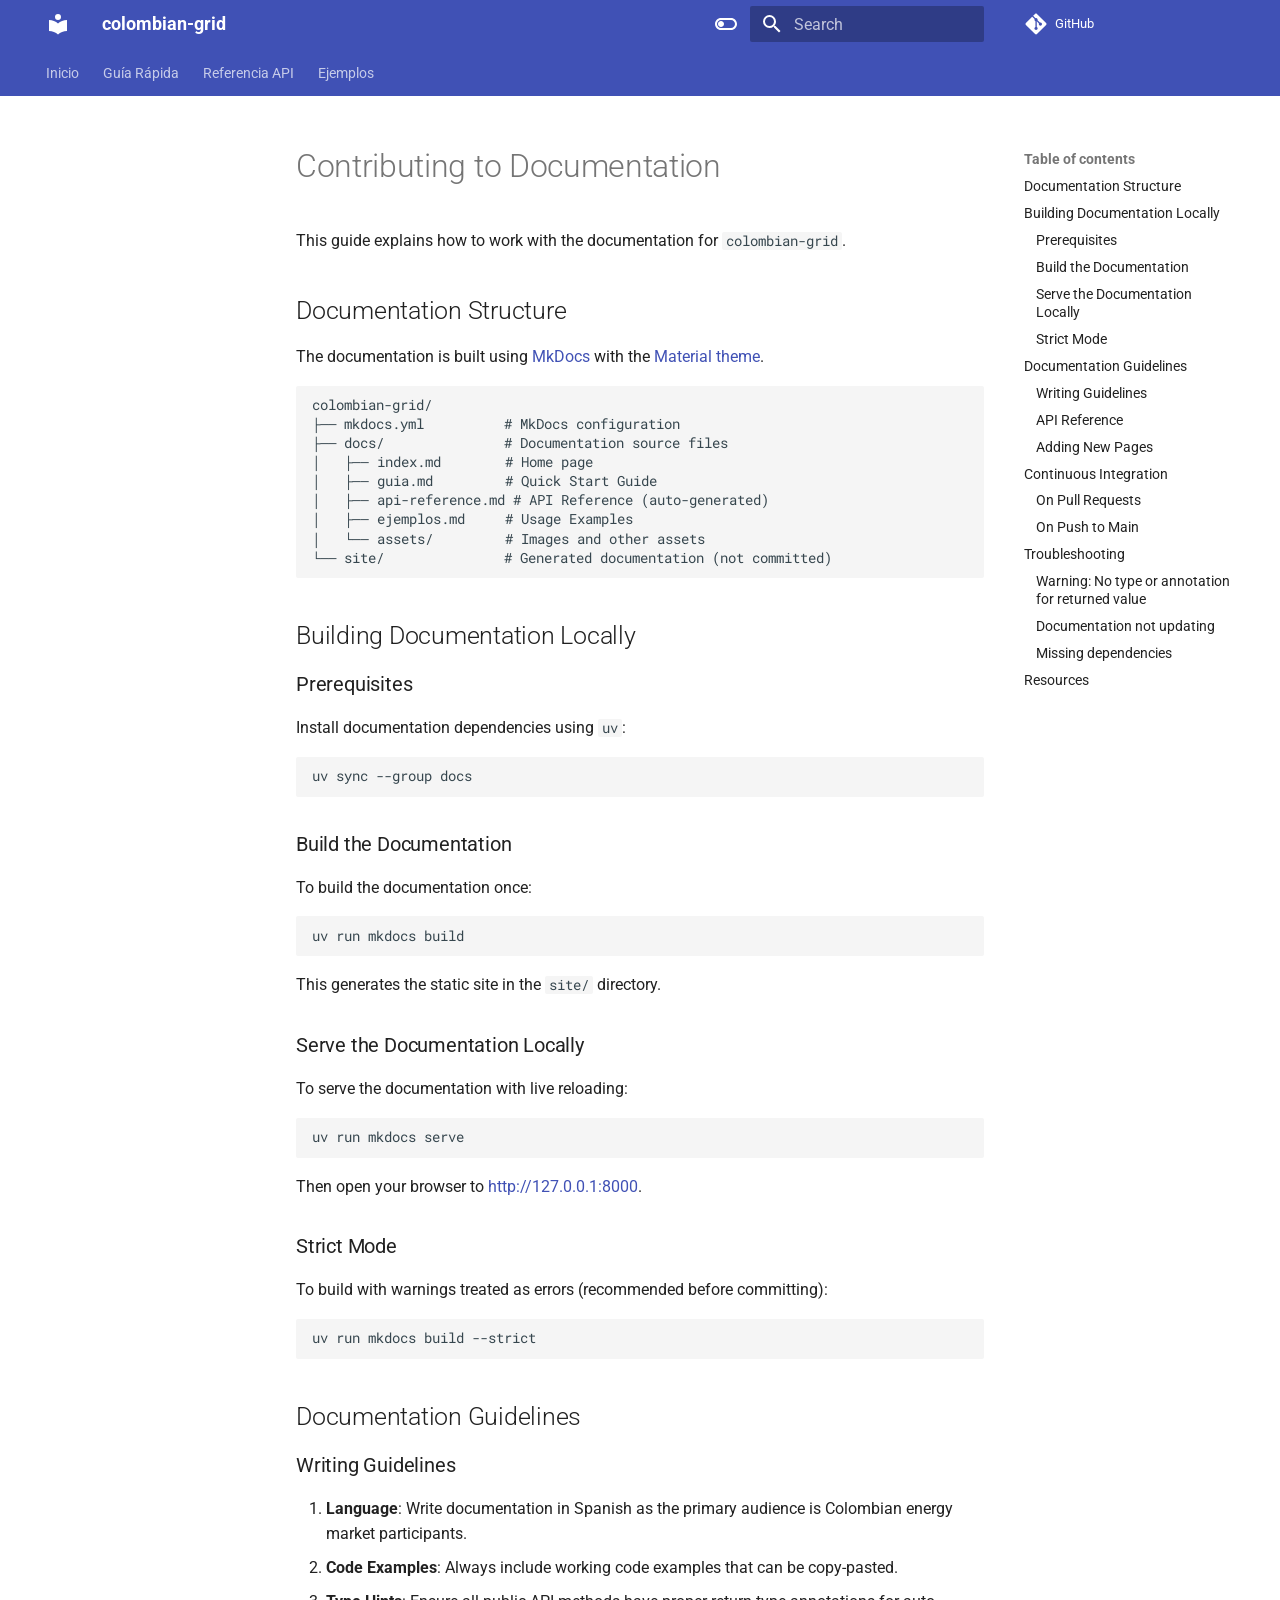
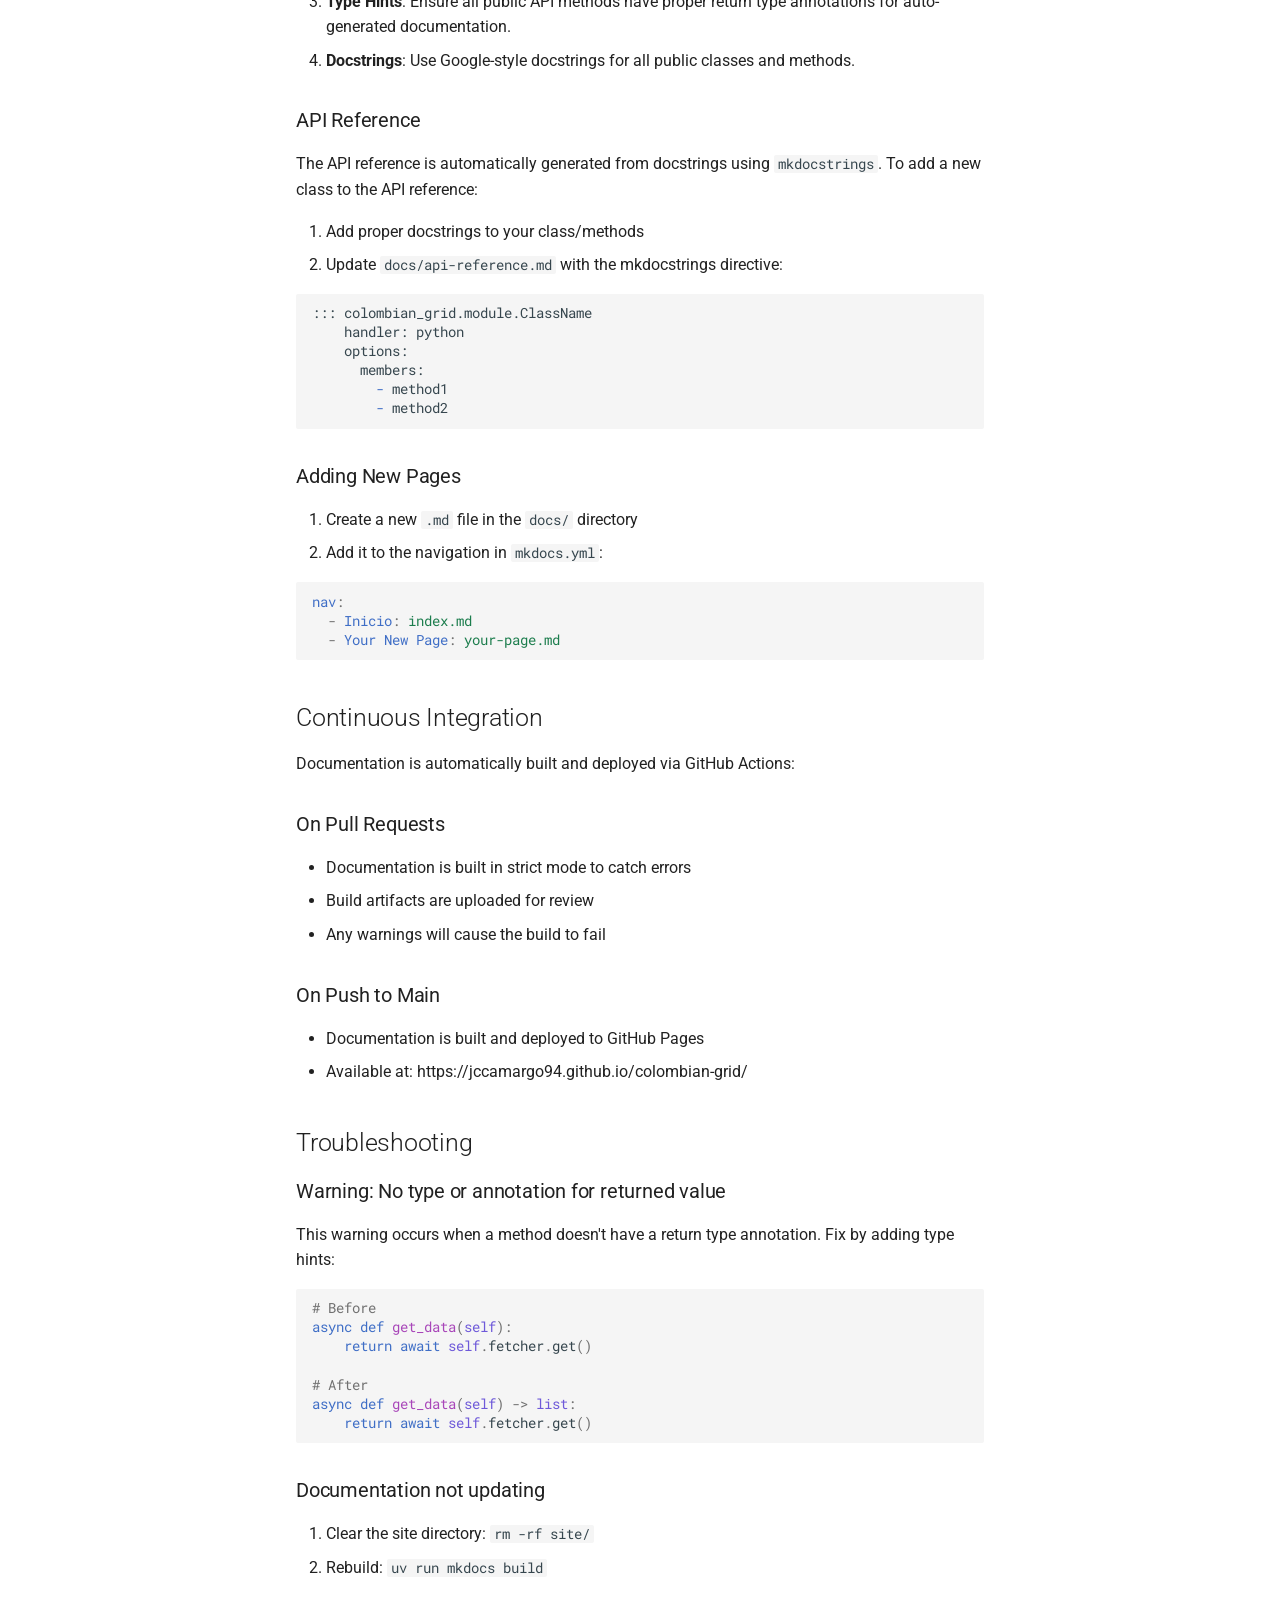
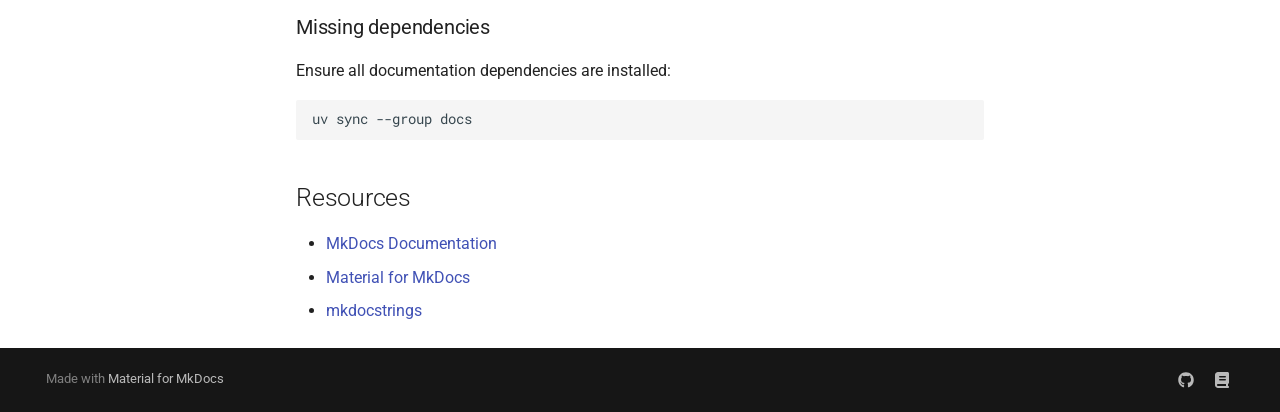
<file: CONTRIBUTING_DOCS/index.html>
<!doctype html>
<html lang="en" class="no-js">
  <head>
    
      <meta charset="utf-8">
      <meta name="viewport" content="width=device-width,initial-scale=1">
      
      
      
        <link rel="canonical" href="https://jccamargo94.github.io/colombian-grid/CONTRIBUTING_DOCS/">
      
      
      
      
      <link rel="icon" href="../assets/images/favicon.png">
      <meta name="generator" content="mkdocs-1.6.1, mkdocs-material-9.6.21">
    
    
      
        <title>Contributing to Documentation - colombian-grid</title>
      
    
    
      <link rel="stylesheet" href="../assets/stylesheets/main.2a3383ac.min.css">
      
        
        <link rel="stylesheet" href="../assets/stylesheets/palette.06af60db.min.css">
      
      


    
    
      
    
    
      
        
        
        <link rel="preconnect" href="https://fonts.gstatic.com" crossorigin>
        <link rel="stylesheet" href="https://fonts.googleapis.com/css?family=Roboto:300,300i,400,400i,700,700i%7CRoboto+Mono:400,400i,700,700i&display=fallback">
        <style>:root{--md-text-font:"Roboto";--md-code-font:"Roboto Mono"}</style>
      
    
    
      <link rel="stylesheet" href="../assets/_mkdocstrings.css">
    
    <script>__md_scope=new URL("..",location),__md_hash=e=>[...e].reduce(((e,_)=>(e<<5)-e+_.charCodeAt(0)),0),__md_get=(e,_=localStorage,t=__md_scope)=>JSON.parse(_.getItem(t.pathname+"."+e)),__md_set=(e,_,t=localStorage,a=__md_scope)=>{try{t.setItem(a.pathname+"."+e,JSON.stringify(_))}catch(e){}}</script>
    
      

    
    
    
  </head>
  
  
    
    
      
    
    
    
    
    <body dir="ltr" data-md-color-scheme="default" data-md-color-primary="indigo" data-md-color-accent="indigo">
  
    
    <input class="md-toggle" data-md-toggle="drawer" type="checkbox" id="__drawer" autocomplete="off">
    <input class="md-toggle" data-md-toggle="search" type="checkbox" id="__search" autocomplete="off">
    <label class="md-overlay" for="__drawer"></label>
    <div data-md-component="skip">
      
        
        <a href="#contributing-to-documentation" class="md-skip">
          Skip to content
        </a>
      
    </div>
    <div data-md-component="announce">
      
    </div>
    
    
      

<header class="md-header" data-md-component="header">
  <nav class="md-header__inner md-grid" aria-label="Header">
    <a href=".." title="colombian-grid" class="md-header__button md-logo" aria-label="colombian-grid" data-md-component="logo">
      
  
  <svg xmlns="http://www.w3.org/2000/svg" viewBox="0 0 24 24"><path d="M12 8a3 3 0 0 0 3-3 3 3 0 0 0-3-3 3 3 0 0 0-3 3 3 3 0 0 0 3 3m0 3.54C9.64 9.35 6.5 8 3 8v11c3.5 0 6.64 1.35 9 3.54 2.36-2.19 5.5-3.54 9-3.54V8c-3.5 0-6.64 1.35-9 3.54"/></svg>

    </a>
    <label class="md-header__button md-icon" for="__drawer">
      
      <svg xmlns="http://www.w3.org/2000/svg" viewBox="0 0 24 24"><path d="M3 6h18v2H3zm0 5h18v2H3zm0 5h18v2H3z"/></svg>
    </label>
    <div class="md-header__title" data-md-component="header-title">
      <div class="md-header__ellipsis">
        <div class="md-header__topic">
          <span class="md-ellipsis">
            colombian-grid
          </span>
        </div>
        <div class="md-header__topic" data-md-component="header-topic">
          <span class="md-ellipsis">
            
              Contributing to Documentation
            
          </span>
        </div>
      </div>
    </div>
    
      
        <form class="md-header__option" data-md-component="palette">
  
    
    
    
    <input class="md-option" data-md-color-media="" data-md-color-scheme="default" data-md-color-primary="indigo" data-md-color-accent="indigo"  aria-label="Cambiar a modo oscuro"  type="radio" name="__palette" id="__palette_0">
    
      <label class="md-header__button md-icon" title="Cambiar a modo oscuro" for="__palette_1" hidden>
        <svg xmlns="http://www.w3.org/2000/svg" viewBox="0 0 24 24"><path d="M17 6H7c-3.31 0-6 2.69-6 6s2.69 6 6 6h10c3.31 0 6-2.69 6-6s-2.69-6-6-6m0 10H7c-2.21 0-4-1.79-4-4s1.79-4 4-4h10c2.21 0 4 1.79 4 4s-1.79 4-4 4M7 9c-1.66 0-3 1.34-3 3s1.34 3 3 3 3-1.34 3-3-1.34-3-3-3"/></svg>
      </label>
    
  
    
    
    
    <input class="md-option" data-md-color-media="" data-md-color-scheme="slate" data-md-color-primary="indigo" data-md-color-accent="indigo"  aria-label="Cambiar a modo claro"  type="radio" name="__palette" id="__palette_1">
    
      <label class="md-header__button md-icon" title="Cambiar a modo claro" for="__palette_0" hidden>
        <svg xmlns="http://www.w3.org/2000/svg" viewBox="0 0 24 24"><path d="M17 7H7a5 5 0 0 0-5 5 5 5 0 0 0 5 5h10a5 5 0 0 0 5-5 5 5 0 0 0-5-5m0 8a3 3 0 0 1-3-3 3 3 0 0 1 3-3 3 3 0 0 1 3 3 3 3 0 0 1-3 3"/></svg>
      </label>
    
  
</form>
      
    
    
      <script>var palette=__md_get("__palette");if(palette&&palette.color){if("(prefers-color-scheme)"===palette.color.media){var media=matchMedia("(prefers-color-scheme: light)"),input=document.querySelector(media.matches?"[data-md-color-media='(prefers-color-scheme: light)']":"[data-md-color-media='(prefers-color-scheme: dark)']");palette.color.media=input.getAttribute("data-md-color-media"),palette.color.scheme=input.getAttribute("data-md-color-scheme"),palette.color.primary=input.getAttribute("data-md-color-primary"),palette.color.accent=input.getAttribute("data-md-color-accent")}for(var[key,value]of Object.entries(palette.color))document.body.setAttribute("data-md-color-"+key,value)}</script>
    
    
    
      
      
        <label class="md-header__button md-icon" for="__search">
          
          <svg xmlns="http://www.w3.org/2000/svg" viewBox="0 0 24 24"><path d="M9.5 3A6.5 6.5 0 0 1 16 9.5c0 1.61-.59 3.09-1.56 4.23l.27.27h.79l5 5-1.5 1.5-5-5v-.79l-.27-.27A6.52 6.52 0 0 1 9.5 16 6.5 6.5 0 0 1 3 9.5 6.5 6.5 0 0 1 9.5 3m0 2C7 5 5 7 5 9.5S7 14 9.5 14 14 12 14 9.5 12 5 9.5 5"/></svg>
        </label>
        <div class="md-search" data-md-component="search" role="dialog">
  <label class="md-search__overlay" for="__search"></label>
  <div class="md-search__inner" role="search">
    <form class="md-search__form" name="search">
      <input type="text" class="md-search__input" name="query" aria-label="Search" placeholder="Search" autocapitalize="off" autocorrect="off" autocomplete="off" spellcheck="false" data-md-component="search-query" required>
      <label class="md-search__icon md-icon" for="__search">
        
        <svg xmlns="http://www.w3.org/2000/svg" viewBox="0 0 24 24"><path d="M9.5 3A6.5 6.5 0 0 1 16 9.5c0 1.61-.59 3.09-1.56 4.23l.27.27h.79l5 5-1.5 1.5-5-5v-.79l-.27-.27A6.52 6.52 0 0 1 9.5 16 6.5 6.5 0 0 1 3 9.5 6.5 6.5 0 0 1 9.5 3m0 2C7 5 5 7 5 9.5S7 14 9.5 14 14 12 14 9.5 12 5 9.5 5"/></svg>
        
        <svg xmlns="http://www.w3.org/2000/svg" viewBox="0 0 24 24"><path d="M20 11v2H8l5.5 5.5-1.42 1.42L4.16 12l7.92-7.92L13.5 5.5 8 11z"/></svg>
      </label>
      <nav class="md-search__options" aria-label="Search">
        
        <button type="reset" class="md-search__icon md-icon" title="Clear" aria-label="Clear" tabindex="-1">
          
          <svg xmlns="http://www.w3.org/2000/svg" viewBox="0 0 24 24"><path d="M19 6.41 17.59 5 12 10.59 6.41 5 5 6.41 10.59 12 5 17.59 6.41 19 12 13.41 17.59 19 19 17.59 13.41 12z"/></svg>
        </button>
      </nav>
      
    </form>
    <div class="md-search__output">
      <div class="md-search__scrollwrap" tabindex="0" data-md-scrollfix>
        <div class="md-search-result" data-md-component="search-result">
          <div class="md-search-result__meta">
            Initializing search
          </div>
          <ol class="md-search-result__list" role="presentation"></ol>
        </div>
      </div>
    </div>
  </div>
</div>
      
    
    
      <div class="md-header__source">
        <a href="https://github.com/jccamargo94/colombian-grid" title="Go to repository" class="md-source" data-md-component="source">
  <div class="md-source__icon md-icon">
    
    <svg xmlns="http://www.w3.org/2000/svg" viewBox="0 0 448 512"><!--! Font Awesome Free 7.0.1 by @fontawesome - https://fontawesome.com License - https://fontawesome.com/license/free (Icons: CC BY 4.0, Fonts: SIL OFL 1.1, Code: MIT License) Copyright 2025 Fonticons, Inc.--><path d="M439.6 236.1 244 40.5c-5.4-5.5-12.8-8.5-20.4-8.5s-15 3-20.4 8.4L162.5 81l51.5 51.5c27.1-9.1 52.7 16.8 43.4 43.7l49.7 49.7c34.2-11.8 61.2 31 35.5 56.7-26.5 26.5-70.2-2.9-56-37.3L240.3 199v121.9c25.3 12.5 22.3 41.8 9.1 55-6.4 6.4-15.2 10.1-24.3 10.1s-17.8-3.6-24.3-10.1c-17.6-17.6-11.1-46.9 11.2-56v-123c-20.8-8.5-24.6-30.7-18.6-45L142.6 101 8.5 235.1C3 240.6 0 247.9 0 255.5s3 15 8.5 20.4l195.6 195.7c5.4 5.4 12.7 8.4 20.4 8.4s15-3 20.4-8.4l194.7-194.7c5.4-5.4 8.4-12.8 8.4-20.4s-3-15-8.4-20.4"/></svg>
  </div>
  <div class="md-source__repository">
    GitHub
  </div>
</a>
      </div>
    
  </nav>
  
</header>
    
    <div class="md-container" data-md-component="container">
      
      
        
          
            
<nav class="md-tabs" aria-label="Tabs" data-md-component="tabs">
  <div class="md-grid">
    <ul class="md-tabs__list">
      
        
  
  
  
  
    <li class="md-tabs__item">
      <a href=".." class="md-tabs__link">
        
  
  
    
  
  Inicio

      </a>
    </li>
  

      
        
  
  
  
  
    <li class="md-tabs__item">
      <a href="../guia/" class="md-tabs__link">
        
  
  
    
  
  Guía Rápida

      </a>
    </li>
  

      
        
  
  
  
  
    <li class="md-tabs__item">
      <a href="../api-reference/" class="md-tabs__link">
        
  
  
    
  
  Referencia API

      </a>
    </li>
  

      
        
  
  
  
  
    <li class="md-tabs__item">
      <a href="../ejemplos/" class="md-tabs__link">
        
  
  
    
  
  Ejemplos

      </a>
    </li>
  

      
    </ul>
  </div>
</nav>
          
        
      
      <main class="md-main" data-md-component="main">
        <div class="md-main__inner md-grid">
          
            
              
              <div class="md-sidebar md-sidebar--primary" data-md-component="sidebar" data-md-type="navigation" >
                <div class="md-sidebar__scrollwrap">
                  <div class="md-sidebar__inner">
                    


  


<nav class="md-nav md-nav--primary md-nav--lifted" aria-label="Navigation" data-md-level="0">
  <label class="md-nav__title" for="__drawer">
    <a href=".." title="colombian-grid" class="md-nav__button md-logo" aria-label="colombian-grid" data-md-component="logo">
      
  
  <svg xmlns="http://www.w3.org/2000/svg" viewBox="0 0 24 24"><path d="M12 8a3 3 0 0 0 3-3 3 3 0 0 0-3-3 3 3 0 0 0-3 3 3 3 0 0 0 3 3m0 3.54C9.64 9.35 6.5 8 3 8v11c3.5 0 6.64 1.35 9 3.54 2.36-2.19 5.5-3.54 9-3.54V8c-3.5 0-6.64 1.35-9 3.54"/></svg>

    </a>
    colombian-grid
  </label>
  
    <div class="md-nav__source">
      <a href="https://github.com/jccamargo94/colombian-grid" title="Go to repository" class="md-source" data-md-component="source">
  <div class="md-source__icon md-icon">
    
    <svg xmlns="http://www.w3.org/2000/svg" viewBox="0 0 448 512"><!--! Font Awesome Free 7.0.1 by @fontawesome - https://fontawesome.com License - https://fontawesome.com/license/free (Icons: CC BY 4.0, Fonts: SIL OFL 1.1, Code: MIT License) Copyright 2025 Fonticons, Inc.--><path d="M439.6 236.1 244 40.5c-5.4-5.5-12.8-8.5-20.4-8.5s-15 3-20.4 8.4L162.5 81l51.5 51.5c27.1-9.1 52.7 16.8 43.4 43.7l49.7 49.7c34.2-11.8 61.2 31 35.5 56.7-26.5 26.5-70.2-2.9-56-37.3L240.3 199v121.9c25.3 12.5 22.3 41.8 9.1 55-6.4 6.4-15.2 10.1-24.3 10.1s-17.8-3.6-24.3-10.1c-17.6-17.6-11.1-46.9 11.2-56v-123c-20.8-8.5-24.6-30.7-18.6-45L142.6 101 8.5 235.1C3 240.6 0 247.9 0 255.5s3 15 8.5 20.4l195.6 195.7c5.4 5.4 12.7 8.4 20.4 8.4s15-3 20.4-8.4l194.7-194.7c5.4-5.4 8.4-12.8 8.4-20.4s-3-15-8.4-20.4"/></svg>
  </div>
  <div class="md-source__repository">
    GitHub
  </div>
</a>
    </div>
  
  <ul class="md-nav__list" data-md-scrollfix>
    
      
      
  
  
  
  
    <li class="md-nav__item">
      <a href=".." class="md-nav__link">
        
  
  
  <span class="md-ellipsis">
    Inicio
    
  </span>
  

      </a>
    </li>
  

    
      
      
  
  
  
  
    <li class="md-nav__item">
      <a href="../guia/" class="md-nav__link">
        
  
  
  <span class="md-ellipsis">
    Guía Rápida
    
  </span>
  

      </a>
    </li>
  

    
      
      
  
  
  
  
    <li class="md-nav__item">
      <a href="../api-reference/" class="md-nav__link">
        
  
  
  <span class="md-ellipsis">
    Referencia API
    
  </span>
  

      </a>
    </li>
  

    
      
      
  
  
  
  
    <li class="md-nav__item">
      <a href="../ejemplos/" class="md-nav__link">
        
  
  
  <span class="md-ellipsis">
    Ejemplos
    
  </span>
  

      </a>
    </li>
  

    
  </ul>
</nav>
                  </div>
                </div>
              </div>
            
            
              
              <div class="md-sidebar md-sidebar--secondary" data-md-component="sidebar" data-md-type="toc" >
                <div class="md-sidebar__scrollwrap">
                  <div class="md-sidebar__inner">
                    

<nav class="md-nav md-nav--secondary" aria-label="Table of contents">
  
  
  
    
  
  
    <label class="md-nav__title" for="__toc">
      <span class="md-nav__icon md-icon"></span>
      Table of contents
    </label>
    <ul class="md-nav__list" data-md-component="toc" data-md-scrollfix>
      
        <li class="md-nav__item">
  <a href="#documentation-structure" class="md-nav__link">
    <span class="md-ellipsis">
      Documentation Structure
    </span>
  </a>
  
</li>
      
        <li class="md-nav__item">
  <a href="#building-documentation-locally" class="md-nav__link">
    <span class="md-ellipsis">
      Building Documentation Locally
    </span>
  </a>
  
    <nav class="md-nav" aria-label="Building Documentation Locally">
      <ul class="md-nav__list">
        
          <li class="md-nav__item">
  <a href="#prerequisites" class="md-nav__link">
    <span class="md-ellipsis">
      Prerequisites
    </span>
  </a>
  
</li>
        
          <li class="md-nav__item">
  <a href="#build-the-documentation" class="md-nav__link">
    <span class="md-ellipsis">
      Build the Documentation
    </span>
  </a>
  
</li>
        
          <li class="md-nav__item">
  <a href="#serve-the-documentation-locally" class="md-nav__link">
    <span class="md-ellipsis">
      Serve the Documentation Locally
    </span>
  </a>
  
</li>
        
          <li class="md-nav__item">
  <a href="#strict-mode" class="md-nav__link">
    <span class="md-ellipsis">
      Strict Mode
    </span>
  </a>
  
</li>
        
      </ul>
    </nav>
  
</li>
      
        <li class="md-nav__item">
  <a href="#documentation-guidelines" class="md-nav__link">
    <span class="md-ellipsis">
      Documentation Guidelines
    </span>
  </a>
  
    <nav class="md-nav" aria-label="Documentation Guidelines">
      <ul class="md-nav__list">
        
          <li class="md-nav__item">
  <a href="#writing-guidelines" class="md-nav__link">
    <span class="md-ellipsis">
      Writing Guidelines
    </span>
  </a>
  
</li>
        
          <li class="md-nav__item">
  <a href="#api-reference" class="md-nav__link">
    <span class="md-ellipsis">
      API Reference
    </span>
  </a>
  
</li>
        
          <li class="md-nav__item">
  <a href="#adding-new-pages" class="md-nav__link">
    <span class="md-ellipsis">
      Adding New Pages
    </span>
  </a>
  
</li>
        
      </ul>
    </nav>
  
</li>
      
        <li class="md-nav__item">
  <a href="#continuous-integration" class="md-nav__link">
    <span class="md-ellipsis">
      Continuous Integration
    </span>
  </a>
  
    <nav class="md-nav" aria-label="Continuous Integration">
      <ul class="md-nav__list">
        
          <li class="md-nav__item">
  <a href="#on-pull-requests" class="md-nav__link">
    <span class="md-ellipsis">
      On Pull Requests
    </span>
  </a>
  
</li>
        
          <li class="md-nav__item">
  <a href="#on-push-to-main" class="md-nav__link">
    <span class="md-ellipsis">
      On Push to Main
    </span>
  </a>
  
</li>
        
      </ul>
    </nav>
  
</li>
      
        <li class="md-nav__item">
  <a href="#troubleshooting" class="md-nav__link">
    <span class="md-ellipsis">
      Troubleshooting
    </span>
  </a>
  
    <nav class="md-nav" aria-label="Troubleshooting">
      <ul class="md-nav__list">
        
          <li class="md-nav__item">
  <a href="#warning-no-type-or-annotation-for-returned-value" class="md-nav__link">
    <span class="md-ellipsis">
      Warning: No type or annotation for returned value
    </span>
  </a>
  
</li>
        
          <li class="md-nav__item">
  <a href="#documentation-not-updating" class="md-nav__link">
    <span class="md-ellipsis">
      Documentation not updating
    </span>
  </a>
  
</li>
        
          <li class="md-nav__item">
  <a href="#missing-dependencies" class="md-nav__link">
    <span class="md-ellipsis">
      Missing dependencies
    </span>
  </a>
  
</li>
        
      </ul>
    </nav>
  
</li>
      
        <li class="md-nav__item">
  <a href="#resources" class="md-nav__link">
    <span class="md-ellipsis">
      Resources
    </span>
  </a>
  
</li>
      
    </ul>
  
</nav>
                  </div>
                </div>
              </div>
            
          
          
            <div class="md-content" data-md-component="content">
              <article class="md-content__inner md-typeset">
                
                  


  
  


<h1 id="contributing-to-documentation">Contributing to Documentation</h1>
<p>This guide explains how to work with the documentation for <code>colombian-grid</code>.</p>
<h2 id="documentation-structure">Documentation Structure</h2>
<p>The documentation is built using <a href="https://www.mkdocs.org/">MkDocs</a> with the <a href="https://squidfunk.github.io/mkdocs-material/">Material theme</a>.</p>
<div class="highlight"><pre><span></span><code>colombian-grid/
├── mkdocs.yml          # MkDocs configuration
├── docs/               # Documentation source files
│   ├── index.md        # Home page
│   ├── guia.md         # Quick Start Guide
│   ├── api-reference.md # API Reference (auto-generated)
│   ├── ejemplos.md     # Usage Examples
│   └── assets/         # Images and other assets
└── site/               # Generated documentation (not committed)
</code></pre></div>
<h2 id="building-documentation-locally">Building Documentation Locally</h2>
<h3 id="prerequisites">Prerequisites</h3>
<p>Install documentation dependencies using <code>uv</code>:</p>
<div class="highlight"><pre><span></span><code>uv<span class="w"> </span>sync<span class="w"> </span>--group<span class="w"> </span>docs
</code></pre></div>
<h3 id="build-the-documentation">Build the Documentation</h3>
<p>To build the documentation once:</p>
<div class="highlight"><pre><span></span><code>uv<span class="w"> </span>run<span class="w"> </span>mkdocs<span class="w"> </span>build
</code></pre></div>
<p>This generates the static site in the <code>site/</code> directory.</p>
<h3 id="serve-the-documentation-locally">Serve the Documentation Locally</h3>
<p>To serve the documentation with live reloading:</p>
<div class="highlight"><pre><span></span><code>uv<span class="w"> </span>run<span class="w"> </span>mkdocs<span class="w"> </span>serve
</code></pre></div>
<p>Then open your browser to <a href="http://127.0.0.1:8000">http://127.0.0.1:8000</a>.</p>
<h3 id="strict-mode">Strict Mode</h3>
<p>To build with warnings treated as errors (recommended before committing):</p>
<div class="highlight"><pre><span></span><code>uv<span class="w"> </span>run<span class="w"> </span>mkdocs<span class="w"> </span>build<span class="w"> </span>--strict
</code></pre></div>
<h2 id="documentation-guidelines">Documentation Guidelines</h2>
<h3 id="writing-guidelines">Writing Guidelines</h3>
<ol>
<li><strong>Language</strong>: Write documentation in Spanish as the primary audience is Colombian energy market participants.</li>
<li><strong>Code Examples</strong>: Always include working code examples that can be copy-pasted.</li>
<li><strong>Type Hints</strong>: Ensure all public API methods have proper return type annotations for auto-generated documentation.</li>
<li><strong>Docstrings</strong>: Use Google-style docstrings for all public classes and methods.</li>
</ol>
<h3 id="api-reference">API Reference</h3>
<p>The API reference is automatically generated from docstrings using <code>mkdocstrings</code>. To add a new class to the API reference:</p>
<ol>
<li>Add proper docstrings to your class/methods</li>
<li>Update <code>docs/api-reference.md</code> with the mkdocstrings directive:</li>
</ol>
<div class="highlight"><pre><span></span><code>::: colombian_grid.module.ClassName
    handler: python
    options:
      members:
<span class="w">        </span><span class="k">-</span><span class="w"> </span>method1
<span class="w">        </span><span class="k">-</span><span class="w"> </span>method2
</code></pre></div>
<h3 id="adding-new-pages">Adding New Pages</h3>
<ol>
<li>Create a new <code>.md</code> file in the <code>docs/</code> directory</li>
<li>Add it to the navigation in <code>mkdocs.yml</code>:</li>
</ol>
<div class="highlight"><pre><span></span><code><span class="nt">nav</span><span class="p">:</span>
<span class="w">  </span><span class="p p-Indicator">-</span><span class="w"> </span><span class="nt">Inicio</span><span class="p">:</span><span class="w"> </span><span class="l l-Scalar l-Scalar-Plain">index.md</span>
<span class="w">  </span><span class="p p-Indicator">-</span><span class="w"> </span><span class="nt">Your New Page</span><span class="p">:</span><span class="w"> </span><span class="l l-Scalar l-Scalar-Plain">your-page.md</span>
</code></pre></div>
<h2 id="continuous-integration">Continuous Integration</h2>
<p>Documentation is automatically built and deployed via GitHub Actions:</p>
<h3 id="on-pull-requests">On Pull Requests</h3>
<ul>
<li>Documentation is built in strict mode to catch errors</li>
<li>Build artifacts are uploaded for review</li>
<li>Any warnings will cause the build to fail</li>
</ul>
<h3 id="on-push-to-main">On Push to Main</h3>
<ul>
<li>Documentation is built and deployed to GitHub Pages</li>
<li>Available at: https://jccamargo94.github.io/colombian-grid/</li>
</ul>
<h2 id="troubleshooting">Troubleshooting</h2>
<h3 id="warning-no-type-or-annotation-for-returned-value">Warning: No type or annotation for returned value</h3>
<p>This warning occurs when a method doesn't have a return type annotation. Fix by adding type hints:</p>
<div class="highlight"><pre><span></span><code><span class="c1"># Before</span>
<span class="k">async</span> <span class="k">def</span><span class="w"> </span><span class="nf">get_data</span><span class="p">(</span><span class="bp">self</span><span class="p">):</span>
    <span class="k">return</span> <span class="k">await</span> <span class="bp">self</span><span class="o">.</span><span class="n">fetcher</span><span class="o">.</span><span class="n">get</span><span class="p">()</span>

<span class="c1"># After</span>
<span class="k">async</span> <span class="k">def</span><span class="w"> </span><span class="nf">get_data</span><span class="p">(</span><span class="bp">self</span><span class="p">)</span> <span class="o">-&gt;</span> <span class="nb">list</span><span class="p">:</span>
    <span class="k">return</span> <span class="k">await</span> <span class="bp">self</span><span class="o">.</span><span class="n">fetcher</span><span class="o">.</span><span class="n">get</span><span class="p">()</span>
</code></pre></div>
<h3 id="documentation-not-updating">Documentation not updating</h3>
<ol>
<li>Clear the site directory: <code>rm -rf site/</code></li>
<li>Rebuild: <code>uv run mkdocs build</code></li>
</ol>
<h3 id="missing-dependencies">Missing dependencies</h3>
<p>Ensure all documentation dependencies are installed:</p>
<div class="highlight"><pre><span></span><code>uv<span class="w"> </span>sync<span class="w"> </span>--group<span class="w"> </span>docs
</code></pre></div>
<h2 id="resources">Resources</h2>
<ul>
<li><a href="https://www.mkdocs.org/">MkDocs Documentation</a></li>
<li><a href="https://squidfunk.github.io/mkdocs-material/">Material for MkDocs</a></li>
<li><a href="https://mkdocstrings.github.io/">mkdocstrings</a></li>
</ul>












                
              </article>
            </div>
          
          
<script>var target=document.getElementById(location.hash.slice(1));target&&target.name&&(target.checked=target.name.startsWith("__tabbed_"))</script>
        </div>
        
      </main>
      
        <footer class="md-footer">
  
  <div class="md-footer-meta md-typeset">
    <div class="md-footer-meta__inner md-grid">
      <div class="md-copyright">
  
  
    Made with
    <a href="https://squidfunk.github.io/mkdocs-material/" target="_blank" rel="noopener">
      Material for MkDocs
    </a>
  
</div>
      
        
<div class="md-social">
  
    
    
    
    
      
      
    
    <a href="https://github.com/jccamargo94/colombian-grid" target="_blank" rel="noopener" title="github.com" class="md-social__link">
      <svg xmlns="http://www.w3.org/2000/svg" viewBox="0 0 512 512"><!--! Font Awesome Free 7.0.1 by @fontawesome - https://fontawesome.com License - https://fontawesome.com/license/free (Icons: CC BY 4.0, Fonts: SIL OFL 1.1, Code: MIT License) Copyright 2025 Fonticons, Inc.--><path d="M173.9 397.4c0 2-2.3 3.6-5.2 3.6-3.3.3-5.6-1.3-5.6-3.6 0-2 2.3-3.6 5.2-3.6 3-.3 5.6 1.3 5.6 3.6m-31.1-4.5c-.7 2 1.3 4.3 4.3 4.9 2.6 1 5.6 0 6.2-2s-1.3-4.3-4.3-5.2c-2.6-.7-5.5.3-6.2 2.3m44.2-1.7c-2.9.7-4.9 2.6-4.6 4.9.3 2 2.9 3.3 5.9 2.6 2.9-.7 4.9-2.6 4.6-4.6-.3-1.9-3-3.2-5.9-2.9M252.8 8C114.1 8 8 113.3 8 252c0 110.9 69.8 205.8 169.5 239.2 12.8 2.3 17.3-5.6 17.3-12.1 0-6.2-.3-40.4-.3-61.4 0 0-70 15-84.7-29.8 0 0-11.4-29.1-27.8-36.6 0 0-22.9-15.7 1.6-15.4 0 0 24.9 2 38.6 25.8 21.9 38.6 58.6 27.5 72.9 20.9 2.3-16 8.8-27.1 16-33.7-55.9-6.2-112.3-14.3-112.3-110.5 0-27.5 7.6-41.3 23.6-58.9-2.6-6.5-11.1-33.3 2.6-67.9 20.9-6.5 69 27 69 27 20-5.6 41.5-8.5 62.8-8.5s42.8 2.9 62.8 8.5c0 0 48.1-33.6 69-27 13.7 34.7 5.2 61.4 2.6 67.9 16 17.7 25.8 31.5 25.8 58.9 0 96.5-58.9 104.2-114.8 110.5 9.2 7.9 17 22.9 17 46.4 0 33.7-.3 75.4-.3 83.6 0 6.5 4.6 14.4 17.3 12.1C436.2 457.8 504 362.9 504 252 504 113.3 391.5 8 252.8 8M105.2 352.9c-1.3 1-1 3.3.7 5.2 1.6 1.6 3.9 2.3 5.2 1 1.3-1 1-3.3-.7-5.2-1.6-1.6-3.9-2.3-5.2-1m-10.8-8.1c-.7 1.3.3 2.9 2.3 3.9 1.6 1 3.6.7 4.3-.7.7-1.3-.3-2.9-2.3-3.9-2-.6-3.6-.3-4.3.7m32.4 35.6c-1.6 1.3-1 4.3 1.3 6.2 2.3 2.3 5.2 2.6 6.5 1 1.3-1.3.7-4.3-1.3-6.2-2.2-2.3-5.2-2.6-6.5-1m-11.4-14.7c-1.6 1-1.6 3.6 0 5.9s4.3 3.3 5.6 2.3c1.6-1.3 1.6-3.9 0-6.2-1.4-2.3-4-3.3-5.6-2"/></svg>
    </a>
  
    
    
    
    
      
      
    
    <a href="https://jccamargo94.github.io/colombian-grid/" target="_blank" rel="noopener" title="jccamargo94.github.io" class="md-social__link">
      <svg xmlns="http://www.w3.org/2000/svg" viewBox="0 0 448 512"><!--! Font Awesome Free 7.0.1 by @fontawesome - https://fontawesome.com License - https://fontawesome.com/license/free (Icons: CC BY 4.0, Fonts: SIL OFL 1.1, Code: MIT License) Copyright 2025 Fonticons, Inc.--><path d="M384 512H96c-53 0-96-43-96-96V96C0 43 43 0 96 0h304c26.5 0 48 21.5 48 48v288c0 20.9-13.4 38.7-32 45.3V448c17.7 0 32 14.3 32 32s-14.3 32-32 32zM96 384c-17.7 0-32 14.3-32 32s14.3 32 32 32h256v-64zm32-232c0 13.3 10.7 24 24 24h176c13.3 0 24-10.7 24-24s-10.7-24-24-24H152c-13.3 0-24 10.7-24 24m24 72c-13.3 0-24 10.7-24 24s10.7 24 24 24h176c13.3 0 24-10.7 24-24s-10.7-24-24-24z"/></svg>
    </a>
  
</div>
      
    </div>
  </div>
</footer>
      
    </div>
    <div class="md-dialog" data-md-component="dialog">
      <div class="md-dialog__inner md-typeset"></div>
    </div>
    
    
    
      
      <script id="__config" type="application/json">{"base": "..", "features": ["navigation.tabs", "navigation.indexes", "content.tabs"], "search": "../assets/javascripts/workers/search.973d3a69.min.js", "tags": null, "translations": {"clipboard.copied": "Copied to clipboard", "clipboard.copy": "Copy to clipboard", "search.result.more.one": "1 more on this page", "search.result.more.other": "# more on this page", "search.result.none": "No matching documents", "search.result.one": "1 matching document", "search.result.other": "# matching documents", "search.result.placeholder": "Type to start searching", "search.result.term.missing": "Missing", "select.version": "Select version"}, "version": null}</script>
    
    
      <script src="../assets/javascripts/bundle.f55a23d4.min.js"></script>
      
    
  </body>
</html>
</file>
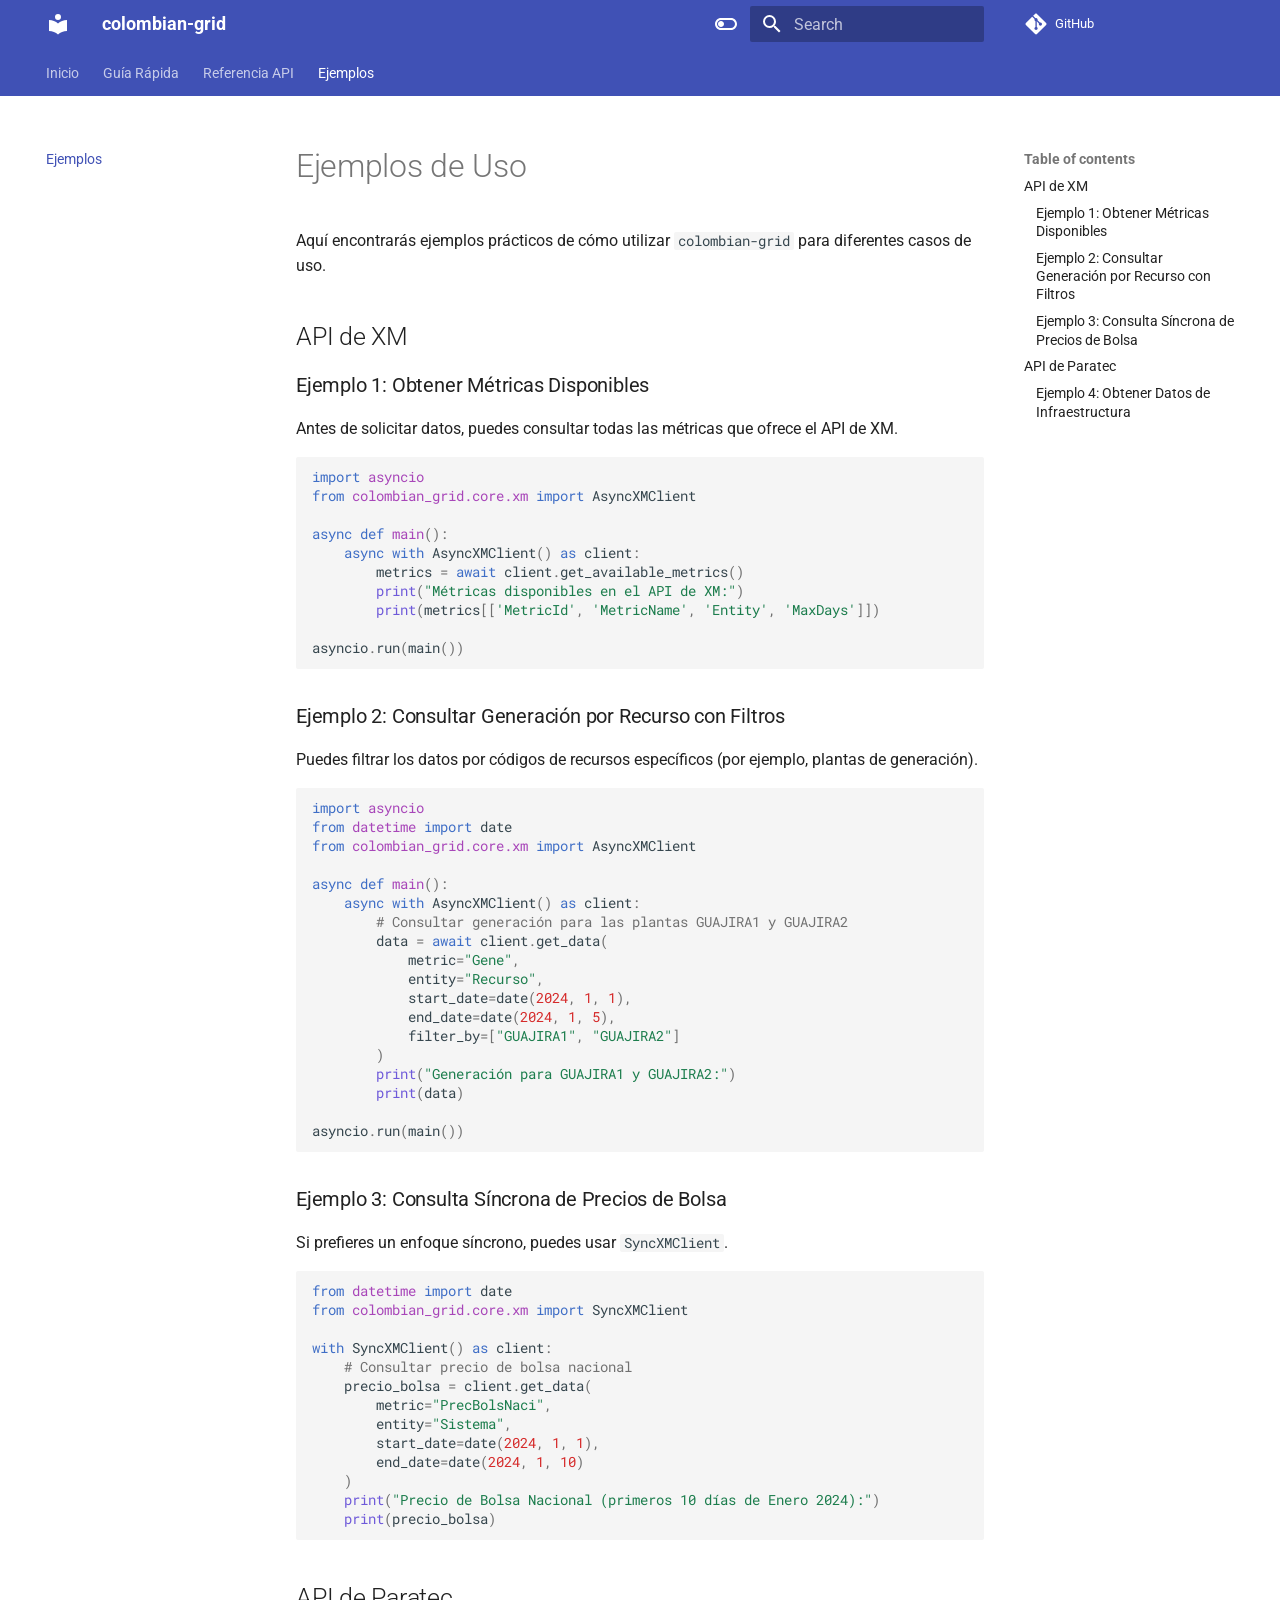
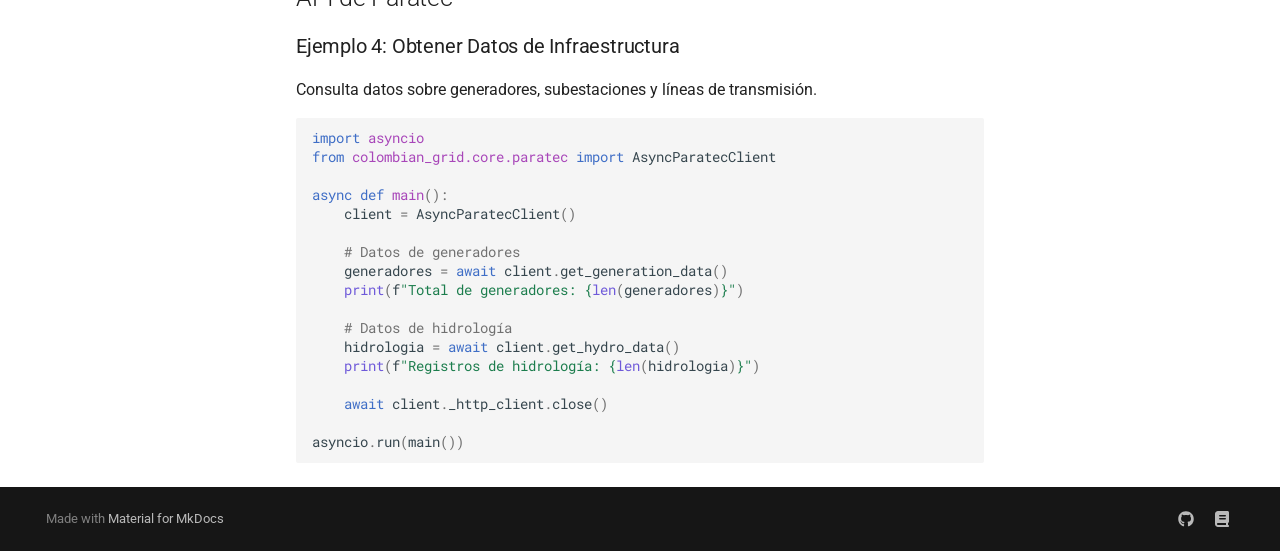
<file: ejemplos/index.html>
<!doctype html>
<html lang="en" class="no-js">
  <head>
    
      <meta charset="utf-8">
      <meta name="viewport" content="width=device-width,initial-scale=1">
      
      
      
        <link rel="canonical" href="https://jccamargo94.github.io/colombian-grid/ejemplos/">
      
      
        <link rel="prev" href="../api-reference/">
      
      
      
      <link rel="icon" href="../assets/images/favicon.png">
      <meta name="generator" content="mkdocs-1.6.1, mkdocs-material-9.6.21">
    
    
      
        <title>Ejemplos - colombian-grid</title>
      
    
    
      <link rel="stylesheet" href="../assets/stylesheets/main.2a3383ac.min.css">
      
        
        <link rel="stylesheet" href="../assets/stylesheets/palette.06af60db.min.css">
      
      


    
    
      
    
    
      
        
        
        <link rel="preconnect" href="https://fonts.gstatic.com" crossorigin>
        <link rel="stylesheet" href="https://fonts.googleapis.com/css?family=Roboto:300,300i,400,400i,700,700i%7CRoboto+Mono:400,400i,700,700i&display=fallback">
        <style>:root{--md-text-font:"Roboto";--md-code-font:"Roboto Mono"}</style>
      
    
    
      <link rel="stylesheet" href="../assets/_mkdocstrings.css">
    
    <script>__md_scope=new URL("..",location),__md_hash=e=>[...e].reduce(((e,_)=>(e<<5)-e+_.charCodeAt(0)),0),__md_get=(e,_=localStorage,t=__md_scope)=>JSON.parse(_.getItem(t.pathname+"."+e)),__md_set=(e,_,t=localStorage,a=__md_scope)=>{try{t.setItem(a.pathname+"."+e,JSON.stringify(_))}catch(e){}}</script>
    
      

    
    
    
  </head>
  
  
    
    
      
    
    
    
    
    <body dir="ltr" data-md-color-scheme="default" data-md-color-primary="indigo" data-md-color-accent="indigo">
  
    
    <input class="md-toggle" data-md-toggle="drawer" type="checkbox" id="__drawer" autocomplete="off">
    <input class="md-toggle" data-md-toggle="search" type="checkbox" id="__search" autocomplete="off">
    <label class="md-overlay" for="__drawer"></label>
    <div data-md-component="skip">
      
        
        <a href="#ejemplos-de-uso" class="md-skip">
          Skip to content
        </a>
      
    </div>
    <div data-md-component="announce">
      
    </div>
    
    
      

<header class="md-header" data-md-component="header">
  <nav class="md-header__inner md-grid" aria-label="Header">
    <a href=".." title="colombian-grid" class="md-header__button md-logo" aria-label="colombian-grid" data-md-component="logo">
      
  
  <svg xmlns="http://www.w3.org/2000/svg" viewBox="0 0 24 24"><path d="M12 8a3 3 0 0 0 3-3 3 3 0 0 0-3-3 3 3 0 0 0-3 3 3 3 0 0 0 3 3m0 3.54C9.64 9.35 6.5 8 3 8v11c3.5 0 6.64 1.35 9 3.54 2.36-2.19 5.5-3.54 9-3.54V8c-3.5 0-6.64 1.35-9 3.54"/></svg>

    </a>
    <label class="md-header__button md-icon" for="__drawer">
      
      <svg xmlns="http://www.w3.org/2000/svg" viewBox="0 0 24 24"><path d="M3 6h18v2H3zm0 5h18v2H3zm0 5h18v2H3z"/></svg>
    </label>
    <div class="md-header__title" data-md-component="header-title">
      <div class="md-header__ellipsis">
        <div class="md-header__topic">
          <span class="md-ellipsis">
            colombian-grid
          </span>
        </div>
        <div class="md-header__topic" data-md-component="header-topic">
          <span class="md-ellipsis">
            
              Ejemplos
            
          </span>
        </div>
      </div>
    </div>
    
      
        <form class="md-header__option" data-md-component="palette">
  
    
    
    
    <input class="md-option" data-md-color-media="" data-md-color-scheme="default" data-md-color-primary="indigo" data-md-color-accent="indigo"  aria-label="Cambiar a modo oscuro"  type="radio" name="__palette" id="__palette_0">
    
      <label class="md-header__button md-icon" title="Cambiar a modo oscuro" for="__palette_1" hidden>
        <svg xmlns="http://www.w3.org/2000/svg" viewBox="0 0 24 24"><path d="M17 6H7c-3.31 0-6 2.69-6 6s2.69 6 6 6h10c3.31 0 6-2.69 6-6s-2.69-6-6-6m0 10H7c-2.21 0-4-1.79-4-4s1.79-4 4-4h10c2.21 0 4 1.79 4 4s-1.79 4-4 4M7 9c-1.66 0-3 1.34-3 3s1.34 3 3 3 3-1.34 3-3-1.34-3-3-3"/></svg>
      </label>
    
  
    
    
    
    <input class="md-option" data-md-color-media="" data-md-color-scheme="slate" data-md-color-primary="indigo" data-md-color-accent="indigo"  aria-label="Cambiar a modo claro"  type="radio" name="__palette" id="__palette_1">
    
      <label class="md-header__button md-icon" title="Cambiar a modo claro" for="__palette_0" hidden>
        <svg xmlns="http://www.w3.org/2000/svg" viewBox="0 0 24 24"><path d="M17 7H7a5 5 0 0 0-5 5 5 5 0 0 0 5 5h10a5 5 0 0 0 5-5 5 5 0 0 0-5-5m0 8a3 3 0 0 1-3-3 3 3 0 0 1 3-3 3 3 0 0 1 3 3 3 3 0 0 1-3 3"/></svg>
      </label>
    
  
</form>
      
    
    
      <script>var palette=__md_get("__palette");if(palette&&palette.color){if("(prefers-color-scheme)"===palette.color.media){var media=matchMedia("(prefers-color-scheme: light)"),input=document.querySelector(media.matches?"[data-md-color-media='(prefers-color-scheme: light)']":"[data-md-color-media='(prefers-color-scheme: dark)']");palette.color.media=input.getAttribute("data-md-color-media"),palette.color.scheme=input.getAttribute("data-md-color-scheme"),palette.color.primary=input.getAttribute("data-md-color-primary"),palette.color.accent=input.getAttribute("data-md-color-accent")}for(var[key,value]of Object.entries(palette.color))document.body.setAttribute("data-md-color-"+key,value)}</script>
    
    
    
      
      
        <label class="md-header__button md-icon" for="__search">
          
          <svg xmlns="http://www.w3.org/2000/svg" viewBox="0 0 24 24"><path d="M9.5 3A6.5 6.5 0 0 1 16 9.5c0 1.61-.59 3.09-1.56 4.23l.27.27h.79l5 5-1.5 1.5-5-5v-.79l-.27-.27A6.52 6.52 0 0 1 9.5 16 6.5 6.5 0 0 1 3 9.5 6.5 6.5 0 0 1 9.5 3m0 2C7 5 5 7 5 9.5S7 14 9.5 14 14 12 14 9.5 12 5 9.5 5"/></svg>
        </label>
        <div class="md-search" data-md-component="search" role="dialog">
  <label class="md-search__overlay" for="__search"></label>
  <div class="md-search__inner" role="search">
    <form class="md-search__form" name="search">
      <input type="text" class="md-search__input" name="query" aria-label="Search" placeholder="Search" autocapitalize="off" autocorrect="off" autocomplete="off" spellcheck="false" data-md-component="search-query" required>
      <label class="md-search__icon md-icon" for="__search">
        
        <svg xmlns="http://www.w3.org/2000/svg" viewBox="0 0 24 24"><path d="M9.5 3A6.5 6.5 0 0 1 16 9.5c0 1.61-.59 3.09-1.56 4.23l.27.27h.79l5 5-1.5 1.5-5-5v-.79l-.27-.27A6.52 6.52 0 0 1 9.5 16 6.5 6.5 0 0 1 3 9.5 6.5 6.5 0 0 1 9.5 3m0 2C7 5 5 7 5 9.5S7 14 9.5 14 14 12 14 9.5 12 5 9.5 5"/></svg>
        
        <svg xmlns="http://www.w3.org/2000/svg" viewBox="0 0 24 24"><path d="M20 11v2H8l5.5 5.5-1.42 1.42L4.16 12l7.92-7.92L13.5 5.5 8 11z"/></svg>
      </label>
      <nav class="md-search__options" aria-label="Search">
        
        <button type="reset" class="md-search__icon md-icon" title="Clear" aria-label="Clear" tabindex="-1">
          
          <svg xmlns="http://www.w3.org/2000/svg" viewBox="0 0 24 24"><path d="M19 6.41 17.59 5 12 10.59 6.41 5 5 6.41 10.59 12 5 17.59 6.41 19 12 13.41 17.59 19 19 17.59 13.41 12z"/></svg>
        </button>
      </nav>
      
    </form>
    <div class="md-search__output">
      <div class="md-search__scrollwrap" tabindex="0" data-md-scrollfix>
        <div class="md-search-result" data-md-component="search-result">
          <div class="md-search-result__meta">
            Initializing search
          </div>
          <ol class="md-search-result__list" role="presentation"></ol>
        </div>
      </div>
    </div>
  </div>
</div>
      
    
    
      <div class="md-header__source">
        <a href="https://github.com/jccamargo94/colombian-grid" title="Go to repository" class="md-source" data-md-component="source">
  <div class="md-source__icon md-icon">
    
    <svg xmlns="http://www.w3.org/2000/svg" viewBox="0 0 448 512"><!--! Font Awesome Free 7.0.1 by @fontawesome - https://fontawesome.com License - https://fontawesome.com/license/free (Icons: CC BY 4.0, Fonts: SIL OFL 1.1, Code: MIT License) Copyright 2025 Fonticons, Inc.--><path d="M439.6 236.1 244 40.5c-5.4-5.5-12.8-8.5-20.4-8.5s-15 3-20.4 8.4L162.5 81l51.5 51.5c27.1-9.1 52.7 16.8 43.4 43.7l49.7 49.7c34.2-11.8 61.2 31 35.5 56.7-26.5 26.5-70.2-2.9-56-37.3L240.3 199v121.9c25.3 12.5 22.3 41.8 9.1 55-6.4 6.4-15.2 10.1-24.3 10.1s-17.8-3.6-24.3-10.1c-17.6-17.6-11.1-46.9 11.2-56v-123c-20.8-8.5-24.6-30.7-18.6-45L142.6 101 8.5 235.1C3 240.6 0 247.9 0 255.5s3 15 8.5 20.4l195.6 195.7c5.4 5.4 12.7 8.4 20.4 8.4s15-3 20.4-8.4l194.7-194.7c5.4-5.4 8.4-12.8 8.4-20.4s-3-15-8.4-20.4"/></svg>
  </div>
  <div class="md-source__repository">
    GitHub
  </div>
</a>
      </div>
    
  </nav>
  
</header>
    
    <div class="md-container" data-md-component="container">
      
      
        
          
            
<nav class="md-tabs" aria-label="Tabs" data-md-component="tabs">
  <div class="md-grid">
    <ul class="md-tabs__list">
      
        
  
  
  
  
    <li class="md-tabs__item">
      <a href=".." class="md-tabs__link">
        
  
  
    
  
  Inicio

      </a>
    </li>
  

      
        
  
  
  
  
    <li class="md-tabs__item">
      <a href="../guia/" class="md-tabs__link">
        
  
  
    
  
  Guía Rápida

      </a>
    </li>
  

      
        
  
  
  
  
    <li class="md-tabs__item">
      <a href="../api-reference/" class="md-tabs__link">
        
  
  
    
  
  Referencia API

      </a>
    </li>
  

      
        
  
  
  
    
  
  
    <li class="md-tabs__item md-tabs__item--active">
      <a href="./" class="md-tabs__link">
        
  
  
    
  
  Ejemplos

      </a>
    </li>
  

      
    </ul>
  </div>
</nav>
          
        
      
      <main class="md-main" data-md-component="main">
        <div class="md-main__inner md-grid">
          
            
              
              <div class="md-sidebar md-sidebar--primary" data-md-component="sidebar" data-md-type="navigation" >
                <div class="md-sidebar__scrollwrap">
                  <div class="md-sidebar__inner">
                    


  


<nav class="md-nav md-nav--primary md-nav--lifted" aria-label="Navigation" data-md-level="0">
  <label class="md-nav__title" for="__drawer">
    <a href=".." title="colombian-grid" class="md-nav__button md-logo" aria-label="colombian-grid" data-md-component="logo">
      
  
  <svg xmlns="http://www.w3.org/2000/svg" viewBox="0 0 24 24"><path d="M12 8a3 3 0 0 0 3-3 3 3 0 0 0-3-3 3 3 0 0 0-3 3 3 3 0 0 0 3 3m0 3.54C9.64 9.35 6.5 8 3 8v11c3.5 0 6.64 1.35 9 3.54 2.36-2.19 5.5-3.54 9-3.54V8c-3.5 0-6.64 1.35-9 3.54"/></svg>

    </a>
    colombian-grid
  </label>
  
    <div class="md-nav__source">
      <a href="https://github.com/jccamargo94/colombian-grid" title="Go to repository" class="md-source" data-md-component="source">
  <div class="md-source__icon md-icon">
    
    <svg xmlns="http://www.w3.org/2000/svg" viewBox="0 0 448 512"><!--! Font Awesome Free 7.0.1 by @fontawesome - https://fontawesome.com License - https://fontawesome.com/license/free (Icons: CC BY 4.0, Fonts: SIL OFL 1.1, Code: MIT License) Copyright 2025 Fonticons, Inc.--><path d="M439.6 236.1 244 40.5c-5.4-5.5-12.8-8.5-20.4-8.5s-15 3-20.4 8.4L162.5 81l51.5 51.5c27.1-9.1 52.7 16.8 43.4 43.7l49.7 49.7c34.2-11.8 61.2 31 35.5 56.7-26.5 26.5-70.2-2.9-56-37.3L240.3 199v121.9c25.3 12.5 22.3 41.8 9.1 55-6.4 6.4-15.2 10.1-24.3 10.1s-17.8-3.6-24.3-10.1c-17.6-17.6-11.1-46.9 11.2-56v-123c-20.8-8.5-24.6-30.7-18.6-45L142.6 101 8.5 235.1C3 240.6 0 247.9 0 255.5s3 15 8.5 20.4l195.6 195.7c5.4 5.4 12.7 8.4 20.4 8.4s15-3 20.4-8.4l194.7-194.7c5.4-5.4 8.4-12.8 8.4-20.4s-3-15-8.4-20.4"/></svg>
  </div>
  <div class="md-source__repository">
    GitHub
  </div>
</a>
    </div>
  
  <ul class="md-nav__list" data-md-scrollfix>
    
      
      
  
  
  
  
    <li class="md-nav__item">
      <a href=".." class="md-nav__link">
        
  
  
  <span class="md-ellipsis">
    Inicio
    
  </span>
  

      </a>
    </li>
  

    
      
      
  
  
  
  
    <li class="md-nav__item">
      <a href="../guia/" class="md-nav__link">
        
  
  
  <span class="md-ellipsis">
    Guía Rápida
    
  </span>
  

      </a>
    </li>
  

    
      
      
  
  
  
  
    <li class="md-nav__item">
      <a href="../api-reference/" class="md-nav__link">
        
  
  
  <span class="md-ellipsis">
    Referencia API
    
  </span>
  

      </a>
    </li>
  

    
      
      
  
  
    
  
  
  
    <li class="md-nav__item md-nav__item--active">
      
      <input class="md-nav__toggle md-toggle" type="checkbox" id="__toc">
      
      
        
      
      
        <label class="md-nav__link md-nav__link--active" for="__toc">
          
  
  
  <span class="md-ellipsis">
    Ejemplos
    
  </span>
  

          <span class="md-nav__icon md-icon"></span>
        </label>
      
      <a href="./" class="md-nav__link md-nav__link--active">
        
  
  
  <span class="md-ellipsis">
    Ejemplos
    
  </span>
  

      </a>
      
        

<nav class="md-nav md-nav--secondary" aria-label="Table of contents">
  
  
  
    
  
  
    <label class="md-nav__title" for="__toc">
      <span class="md-nav__icon md-icon"></span>
      Table of contents
    </label>
    <ul class="md-nav__list" data-md-component="toc" data-md-scrollfix>
      
        <li class="md-nav__item">
  <a href="#api-de-xm" class="md-nav__link">
    <span class="md-ellipsis">
      API de XM
    </span>
  </a>
  
    <nav class="md-nav" aria-label="API de XM">
      <ul class="md-nav__list">
        
          <li class="md-nav__item">
  <a href="#ejemplo-1-obtener-metricas-disponibles" class="md-nav__link">
    <span class="md-ellipsis">
      Ejemplo 1: Obtener Métricas Disponibles
    </span>
  </a>
  
</li>
        
          <li class="md-nav__item">
  <a href="#ejemplo-2-consultar-generacion-por-recurso-con-filtros" class="md-nav__link">
    <span class="md-ellipsis">
      Ejemplo 2: Consultar Generación por Recurso con Filtros
    </span>
  </a>
  
</li>
        
          <li class="md-nav__item">
  <a href="#ejemplo-3-consulta-sincrona-de-precios-de-bolsa" class="md-nav__link">
    <span class="md-ellipsis">
      Ejemplo 3: Consulta Síncrona de Precios de Bolsa
    </span>
  </a>
  
</li>
        
      </ul>
    </nav>
  
</li>
      
        <li class="md-nav__item">
  <a href="#api-de-paratec" class="md-nav__link">
    <span class="md-ellipsis">
      API de Paratec
    </span>
  </a>
  
    <nav class="md-nav" aria-label="API de Paratec">
      <ul class="md-nav__list">
        
          <li class="md-nav__item">
  <a href="#ejemplo-4-obtener-datos-de-infraestructura" class="md-nav__link">
    <span class="md-ellipsis">
      Ejemplo 4: Obtener Datos de Infraestructura
    </span>
  </a>
  
</li>
        
      </ul>
    </nav>
  
</li>
      
    </ul>
  
</nav>
      
    </li>
  

    
  </ul>
</nav>
                  </div>
                </div>
              </div>
            
            
              
              <div class="md-sidebar md-sidebar--secondary" data-md-component="sidebar" data-md-type="toc" >
                <div class="md-sidebar__scrollwrap">
                  <div class="md-sidebar__inner">
                    

<nav class="md-nav md-nav--secondary" aria-label="Table of contents">
  
  
  
    
  
  
    <label class="md-nav__title" for="__toc">
      <span class="md-nav__icon md-icon"></span>
      Table of contents
    </label>
    <ul class="md-nav__list" data-md-component="toc" data-md-scrollfix>
      
        <li class="md-nav__item">
  <a href="#api-de-xm" class="md-nav__link">
    <span class="md-ellipsis">
      API de XM
    </span>
  </a>
  
    <nav class="md-nav" aria-label="API de XM">
      <ul class="md-nav__list">
        
          <li class="md-nav__item">
  <a href="#ejemplo-1-obtener-metricas-disponibles" class="md-nav__link">
    <span class="md-ellipsis">
      Ejemplo 1: Obtener Métricas Disponibles
    </span>
  </a>
  
</li>
        
          <li class="md-nav__item">
  <a href="#ejemplo-2-consultar-generacion-por-recurso-con-filtros" class="md-nav__link">
    <span class="md-ellipsis">
      Ejemplo 2: Consultar Generación por Recurso con Filtros
    </span>
  </a>
  
</li>
        
          <li class="md-nav__item">
  <a href="#ejemplo-3-consulta-sincrona-de-precios-de-bolsa" class="md-nav__link">
    <span class="md-ellipsis">
      Ejemplo 3: Consulta Síncrona de Precios de Bolsa
    </span>
  </a>
  
</li>
        
      </ul>
    </nav>
  
</li>
      
        <li class="md-nav__item">
  <a href="#api-de-paratec" class="md-nav__link">
    <span class="md-ellipsis">
      API de Paratec
    </span>
  </a>
  
    <nav class="md-nav" aria-label="API de Paratec">
      <ul class="md-nav__list">
        
          <li class="md-nav__item">
  <a href="#ejemplo-4-obtener-datos-de-infraestructura" class="md-nav__link">
    <span class="md-ellipsis">
      Ejemplo 4: Obtener Datos de Infraestructura
    </span>
  </a>
  
</li>
        
      </ul>
    </nav>
  
</li>
      
    </ul>
  
</nav>
                  </div>
                </div>
              </div>
            
          
          
            <div class="md-content" data-md-component="content">
              <article class="md-content__inner md-typeset">
                
                  


  
  


<h1 id="ejemplos-de-uso">Ejemplos de Uso</h1>
<p>Aquí encontrarás ejemplos prácticos de cómo utilizar <code>colombian-grid</code> para diferentes casos de uso.</p>
<h2 id="api-de-xm">API de XM</h2>
<h3 id="ejemplo-1-obtener-metricas-disponibles">Ejemplo 1: Obtener Métricas Disponibles</h3>
<p>Antes de solicitar datos, puedes consultar todas las métricas que ofrece el API de XM.</p>
<div class="highlight"><pre><span></span><code><span class="kn">import</span><span class="w"> </span><span class="nn">asyncio</span>
<span class="kn">from</span><span class="w"> </span><span class="nn">colombian_grid.core.xm</span><span class="w"> </span><span class="kn">import</span> <span class="n">AsyncXMClient</span>

<span class="k">async</span> <span class="k">def</span><span class="w"> </span><span class="nf">main</span><span class="p">():</span>
    <span class="k">async</span> <span class="k">with</span> <span class="n">AsyncXMClient</span><span class="p">()</span> <span class="k">as</span> <span class="n">client</span><span class="p">:</span>
        <span class="n">metrics</span> <span class="o">=</span> <span class="k">await</span> <span class="n">client</span><span class="o">.</span><span class="n">get_available_metrics</span><span class="p">()</span>
        <span class="nb">print</span><span class="p">(</span><span class="s2">&quot;Métricas disponibles en el API de XM:&quot;</span><span class="p">)</span>
        <span class="nb">print</span><span class="p">(</span><span class="n">metrics</span><span class="p">[[</span><span class="s1">&#39;MetricId&#39;</span><span class="p">,</span> <span class="s1">&#39;MetricName&#39;</span><span class="p">,</span> <span class="s1">&#39;Entity&#39;</span><span class="p">,</span> <span class="s1">&#39;MaxDays&#39;</span><span class="p">]])</span>

<span class="n">asyncio</span><span class="o">.</span><span class="n">run</span><span class="p">(</span><span class="n">main</span><span class="p">())</span>
</code></pre></div>
<h3 id="ejemplo-2-consultar-generacion-por-recurso-con-filtros">Ejemplo 2: Consultar Generación por Recurso con Filtros</h3>
<p>Puedes filtrar los datos por códigos de recursos específicos (por ejemplo, plantas de generación).</p>
<div class="highlight"><pre><span></span><code><span class="kn">import</span><span class="w"> </span><span class="nn">asyncio</span>
<span class="kn">from</span><span class="w"> </span><span class="nn">datetime</span><span class="w"> </span><span class="kn">import</span> <span class="n">date</span>
<span class="kn">from</span><span class="w"> </span><span class="nn">colombian_grid.core.xm</span><span class="w"> </span><span class="kn">import</span> <span class="n">AsyncXMClient</span>

<span class="k">async</span> <span class="k">def</span><span class="w"> </span><span class="nf">main</span><span class="p">():</span>
    <span class="k">async</span> <span class="k">with</span> <span class="n">AsyncXMClient</span><span class="p">()</span> <span class="k">as</span> <span class="n">client</span><span class="p">:</span>
        <span class="c1"># Consultar generación para las plantas GUAJIRA1 y GUAJIRA2</span>
        <span class="n">data</span> <span class="o">=</span> <span class="k">await</span> <span class="n">client</span><span class="o">.</span><span class="n">get_data</span><span class="p">(</span>
            <span class="n">metric</span><span class="o">=</span><span class="s2">&quot;Gene&quot;</span><span class="p">,</span>
            <span class="n">entity</span><span class="o">=</span><span class="s2">&quot;Recurso&quot;</span><span class="p">,</span>
            <span class="n">start_date</span><span class="o">=</span><span class="n">date</span><span class="p">(</span><span class="mi">2024</span><span class="p">,</span> <span class="mi">1</span><span class="p">,</span> <span class="mi">1</span><span class="p">),</span>
            <span class="n">end_date</span><span class="o">=</span><span class="n">date</span><span class="p">(</span><span class="mi">2024</span><span class="p">,</span> <span class="mi">1</span><span class="p">,</span> <span class="mi">5</span><span class="p">),</span>
            <span class="n">filter_by</span><span class="o">=</span><span class="p">[</span><span class="s2">&quot;GUAJIRA1&quot;</span><span class="p">,</span> <span class="s2">&quot;GUAJIRA2&quot;</span><span class="p">]</span>
        <span class="p">)</span>
        <span class="nb">print</span><span class="p">(</span><span class="s2">&quot;Generación para GUAJIRA1 y GUAJIRA2:&quot;</span><span class="p">)</span>
        <span class="nb">print</span><span class="p">(</span><span class="n">data</span><span class="p">)</span>

<span class="n">asyncio</span><span class="o">.</span><span class="n">run</span><span class="p">(</span><span class="n">main</span><span class="p">())</span>
</code></pre></div>
<h3 id="ejemplo-3-consulta-sincrona-de-precios-de-bolsa">Ejemplo 3: Consulta Síncrona de Precios de Bolsa</h3>
<p>Si prefieres un enfoque síncrono, puedes usar <code>SyncXMClient</code>.</p>
<div class="highlight"><pre><span></span><code><span class="kn">from</span><span class="w"> </span><span class="nn">datetime</span><span class="w"> </span><span class="kn">import</span> <span class="n">date</span>
<span class="kn">from</span><span class="w"> </span><span class="nn">colombian_grid.core.xm</span><span class="w"> </span><span class="kn">import</span> <span class="n">SyncXMClient</span>

<span class="k">with</span> <span class="n">SyncXMClient</span><span class="p">()</span> <span class="k">as</span> <span class="n">client</span><span class="p">:</span>
    <span class="c1"># Consultar precio de bolsa nacional</span>
    <span class="n">precio_bolsa</span> <span class="o">=</span> <span class="n">client</span><span class="o">.</span><span class="n">get_data</span><span class="p">(</span>
        <span class="n">metric</span><span class="o">=</span><span class="s2">&quot;PrecBolsNaci&quot;</span><span class="p">,</span>
        <span class="n">entity</span><span class="o">=</span><span class="s2">&quot;Sistema&quot;</span><span class="p">,</span>
        <span class="n">start_date</span><span class="o">=</span><span class="n">date</span><span class="p">(</span><span class="mi">2024</span><span class="p">,</span> <span class="mi">1</span><span class="p">,</span> <span class="mi">1</span><span class="p">),</span>
        <span class="n">end_date</span><span class="o">=</span><span class="n">date</span><span class="p">(</span><span class="mi">2024</span><span class="p">,</span> <span class="mi">1</span><span class="p">,</span> <span class="mi">10</span><span class="p">)</span>
    <span class="p">)</span>
    <span class="nb">print</span><span class="p">(</span><span class="s2">&quot;Precio de Bolsa Nacional (primeros 10 días de Enero 2024):&quot;</span><span class="p">)</span>
    <span class="nb">print</span><span class="p">(</span><span class="n">precio_bolsa</span><span class="p">)</span>
</code></pre></div>
<h2 id="api-de-paratec">API de Paratec</h2>
<h3 id="ejemplo-4-obtener-datos-de-infraestructura">Ejemplo 4: Obtener Datos de Infraestructura</h3>
<p>Consulta datos sobre generadores, subestaciones y líneas de transmisión.</p>
<div class="highlight"><pre><span></span><code><span class="kn">import</span><span class="w"> </span><span class="nn">asyncio</span>
<span class="kn">from</span><span class="w"> </span><span class="nn">colombian_grid.core.paratec</span><span class="w"> </span><span class="kn">import</span> <span class="n">AsyncParatecClient</span>

<span class="k">async</span> <span class="k">def</span><span class="w"> </span><span class="nf">main</span><span class="p">():</span>
    <span class="n">client</span> <span class="o">=</span> <span class="n">AsyncParatecClient</span><span class="p">()</span>

    <span class="c1"># Datos de generadores</span>
    <span class="n">generadores</span> <span class="o">=</span> <span class="k">await</span> <span class="n">client</span><span class="o">.</span><span class="n">get_generation_data</span><span class="p">()</span>
    <span class="nb">print</span><span class="p">(</span><span class="sa">f</span><span class="s2">&quot;Total de generadores: </span><span class="si">{</span><span class="nb">len</span><span class="p">(</span><span class="n">generadores</span><span class="p">)</span><span class="si">}</span><span class="s2">&quot;</span><span class="p">)</span>

    <span class="c1"># Datos de hidrología</span>
    <span class="n">hidrologia</span> <span class="o">=</span> <span class="k">await</span> <span class="n">client</span><span class="o">.</span><span class="n">get_hydro_data</span><span class="p">()</span>
    <span class="nb">print</span><span class="p">(</span><span class="sa">f</span><span class="s2">&quot;Registros de hidrología: </span><span class="si">{</span><span class="nb">len</span><span class="p">(</span><span class="n">hidrologia</span><span class="p">)</span><span class="si">}</span><span class="s2">&quot;</span><span class="p">)</span>

    <span class="k">await</span> <span class="n">client</span><span class="o">.</span><span class="n">_http_client</span><span class="o">.</span><span class="n">close</span><span class="p">()</span>

<span class="n">asyncio</span><span class="o">.</span><span class="n">run</span><span class="p">(</span><span class="n">main</span><span class="p">())</span>
</code></pre></div>












                
              </article>
            </div>
          
          
<script>var target=document.getElementById(location.hash.slice(1));target&&target.name&&(target.checked=target.name.startsWith("__tabbed_"))</script>
        </div>
        
      </main>
      
        <footer class="md-footer">
  
  <div class="md-footer-meta md-typeset">
    <div class="md-footer-meta__inner md-grid">
      <div class="md-copyright">
  
  
    Made with
    <a href="https://squidfunk.github.io/mkdocs-material/" target="_blank" rel="noopener">
      Material for MkDocs
    </a>
  
</div>
      
        
<div class="md-social">
  
    
    
    
    
      
      
    
    <a href="https://github.com/jccamargo94/colombian-grid" target="_blank" rel="noopener" title="github.com" class="md-social__link">
      <svg xmlns="http://www.w3.org/2000/svg" viewBox="0 0 512 512"><!--! Font Awesome Free 7.0.1 by @fontawesome - https://fontawesome.com License - https://fontawesome.com/license/free (Icons: CC BY 4.0, Fonts: SIL OFL 1.1, Code: MIT License) Copyright 2025 Fonticons, Inc.--><path d="M173.9 397.4c0 2-2.3 3.6-5.2 3.6-3.3.3-5.6-1.3-5.6-3.6 0-2 2.3-3.6 5.2-3.6 3-.3 5.6 1.3 5.6 3.6m-31.1-4.5c-.7 2 1.3 4.3 4.3 4.9 2.6 1 5.6 0 6.2-2s-1.3-4.3-4.3-5.2c-2.6-.7-5.5.3-6.2 2.3m44.2-1.7c-2.9.7-4.9 2.6-4.6 4.9.3 2 2.9 3.3 5.9 2.6 2.9-.7 4.9-2.6 4.6-4.6-.3-1.9-3-3.2-5.9-2.9M252.8 8C114.1 8 8 113.3 8 252c0 110.9 69.8 205.8 169.5 239.2 12.8 2.3 17.3-5.6 17.3-12.1 0-6.2-.3-40.4-.3-61.4 0 0-70 15-84.7-29.8 0 0-11.4-29.1-27.8-36.6 0 0-22.9-15.7 1.6-15.4 0 0 24.9 2 38.6 25.8 21.9 38.6 58.6 27.5 72.9 20.9 2.3-16 8.8-27.1 16-33.7-55.9-6.2-112.3-14.3-112.3-110.5 0-27.5 7.6-41.3 23.6-58.9-2.6-6.5-11.1-33.3 2.6-67.9 20.9-6.5 69 27 69 27 20-5.6 41.5-8.5 62.8-8.5s42.8 2.9 62.8 8.5c0 0 48.1-33.6 69-27 13.7 34.7 5.2 61.4 2.6 67.9 16 17.7 25.8 31.5 25.8 58.9 0 96.5-58.9 104.2-114.8 110.5 9.2 7.9 17 22.9 17 46.4 0 33.7-.3 75.4-.3 83.6 0 6.5 4.6 14.4 17.3 12.1C436.2 457.8 504 362.9 504 252 504 113.3 391.5 8 252.8 8M105.2 352.9c-1.3 1-1 3.3.7 5.2 1.6 1.6 3.9 2.3 5.2 1 1.3-1 1-3.3-.7-5.2-1.6-1.6-3.9-2.3-5.2-1m-10.8-8.1c-.7 1.3.3 2.9 2.3 3.9 1.6 1 3.6.7 4.3-.7.7-1.3-.3-2.9-2.3-3.9-2-.6-3.6-.3-4.3.7m32.4 35.6c-1.6 1.3-1 4.3 1.3 6.2 2.3 2.3 5.2 2.6 6.5 1 1.3-1.3.7-4.3-1.3-6.2-2.2-2.3-5.2-2.6-6.5-1m-11.4-14.7c-1.6 1-1.6 3.6 0 5.9s4.3 3.3 5.6 2.3c1.6-1.3 1.6-3.9 0-6.2-1.4-2.3-4-3.3-5.6-2"/></svg>
    </a>
  
    
    
    
    
      
      
    
    <a href="https://jccamargo94.github.io/colombian-grid/" target="_blank" rel="noopener" title="jccamargo94.github.io" class="md-social__link">
      <svg xmlns="http://www.w3.org/2000/svg" viewBox="0 0 448 512"><!--! Font Awesome Free 7.0.1 by @fontawesome - https://fontawesome.com License - https://fontawesome.com/license/free (Icons: CC BY 4.0, Fonts: SIL OFL 1.1, Code: MIT License) Copyright 2025 Fonticons, Inc.--><path d="M384 512H96c-53 0-96-43-96-96V96C0 43 43 0 96 0h304c26.5 0 48 21.5 48 48v288c0 20.9-13.4 38.7-32 45.3V448c17.7 0 32 14.3 32 32s-14.3 32-32 32zM96 384c-17.7 0-32 14.3-32 32s14.3 32 32 32h256v-64zm32-232c0 13.3 10.7 24 24 24h176c13.3 0 24-10.7 24-24s-10.7-24-24-24H152c-13.3 0-24 10.7-24 24m24 72c-13.3 0-24 10.7-24 24s10.7 24 24 24h176c13.3 0 24-10.7 24-24s-10.7-24-24-24z"/></svg>
    </a>
  
</div>
      
    </div>
  </div>
</footer>
      
    </div>
    <div class="md-dialog" data-md-component="dialog">
      <div class="md-dialog__inner md-typeset"></div>
    </div>
    
    
    
      
      <script id="__config" type="application/json">{"base": "..", "features": ["navigation.tabs", "navigation.indexes", "content.tabs"], "search": "../assets/javascripts/workers/search.973d3a69.min.js", "tags": null, "translations": {"clipboard.copied": "Copied to clipboard", "clipboard.copy": "Copy to clipboard", "search.result.more.one": "1 more on this page", "search.result.more.other": "# more on this page", "search.result.none": "No matching documents", "search.result.one": "1 matching document", "search.result.other": "# matching documents", "search.result.placeholder": "Type to start searching", "search.result.term.missing": "Missing", "select.version": "Select version"}, "version": null}</script>
    
    
      <script src="../assets/javascripts/bundle.f55a23d4.min.js"></script>
      
    
  </body>
</html>
</file>
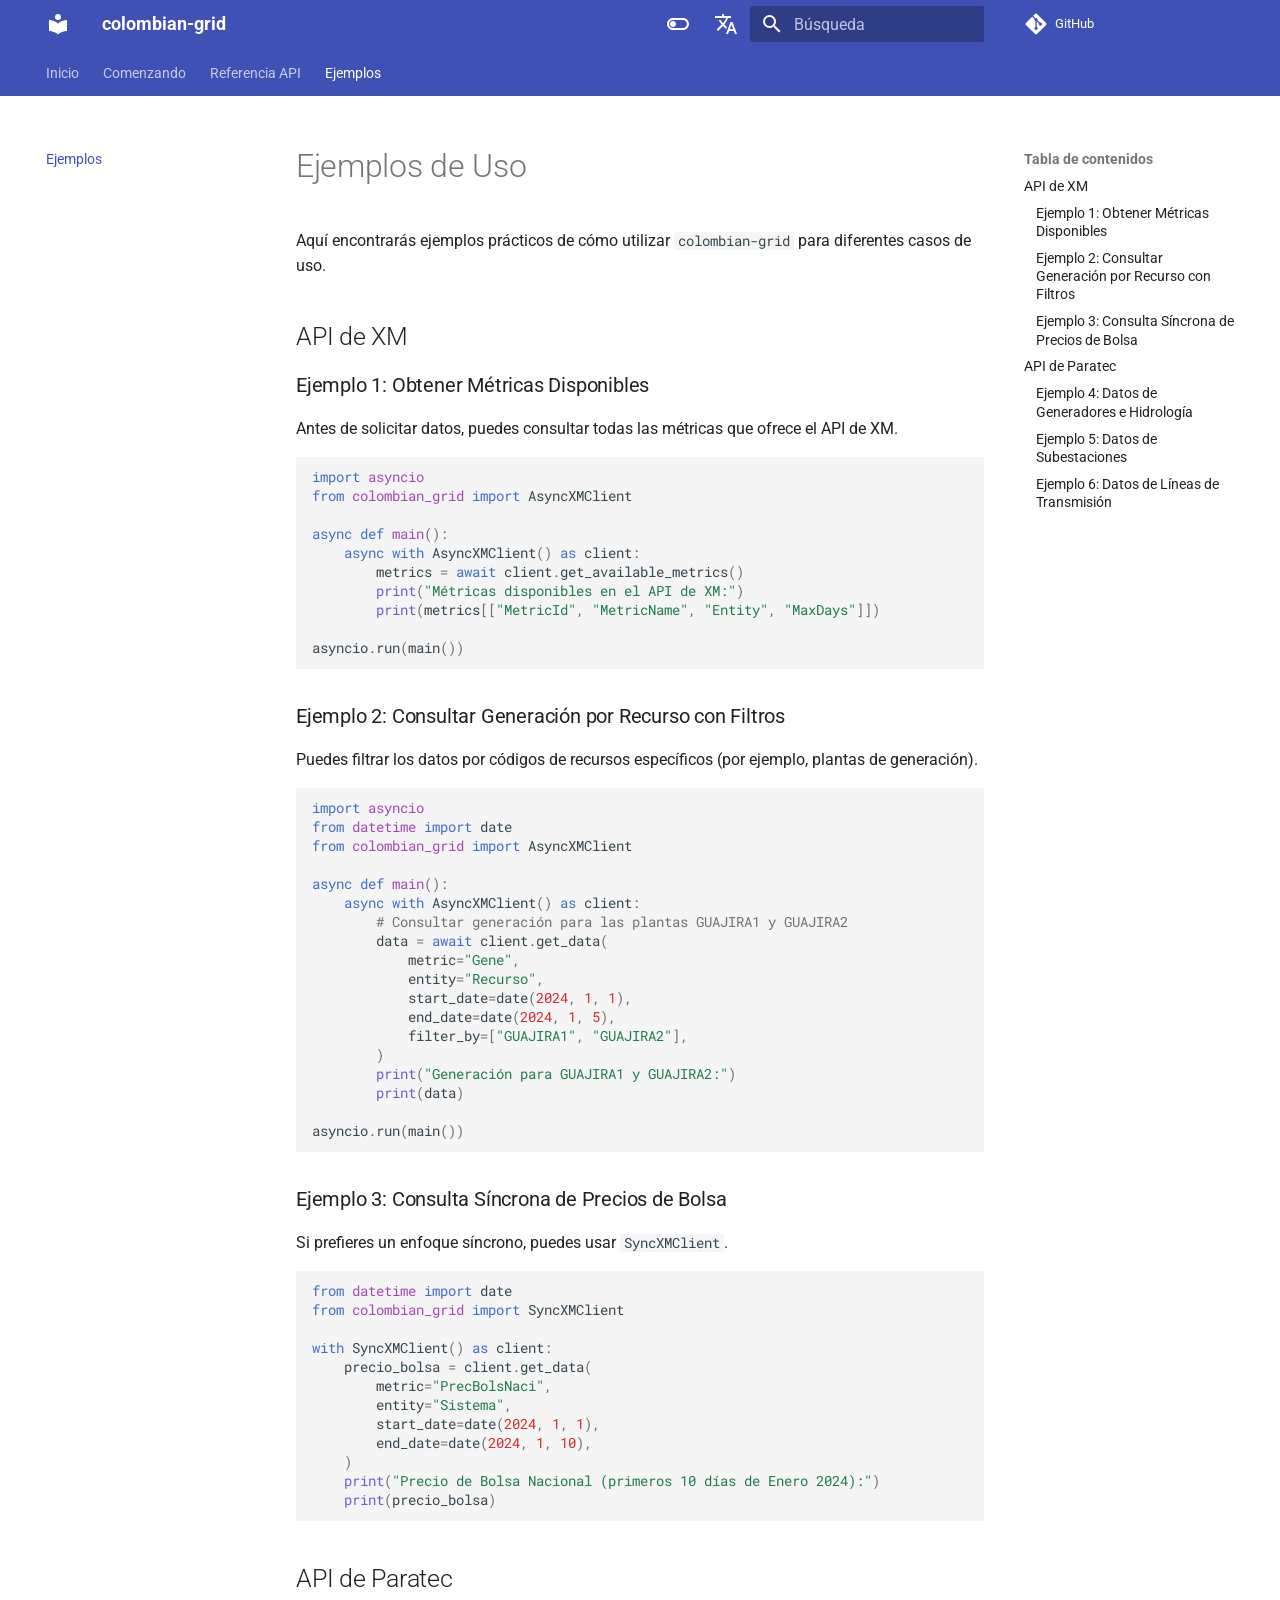
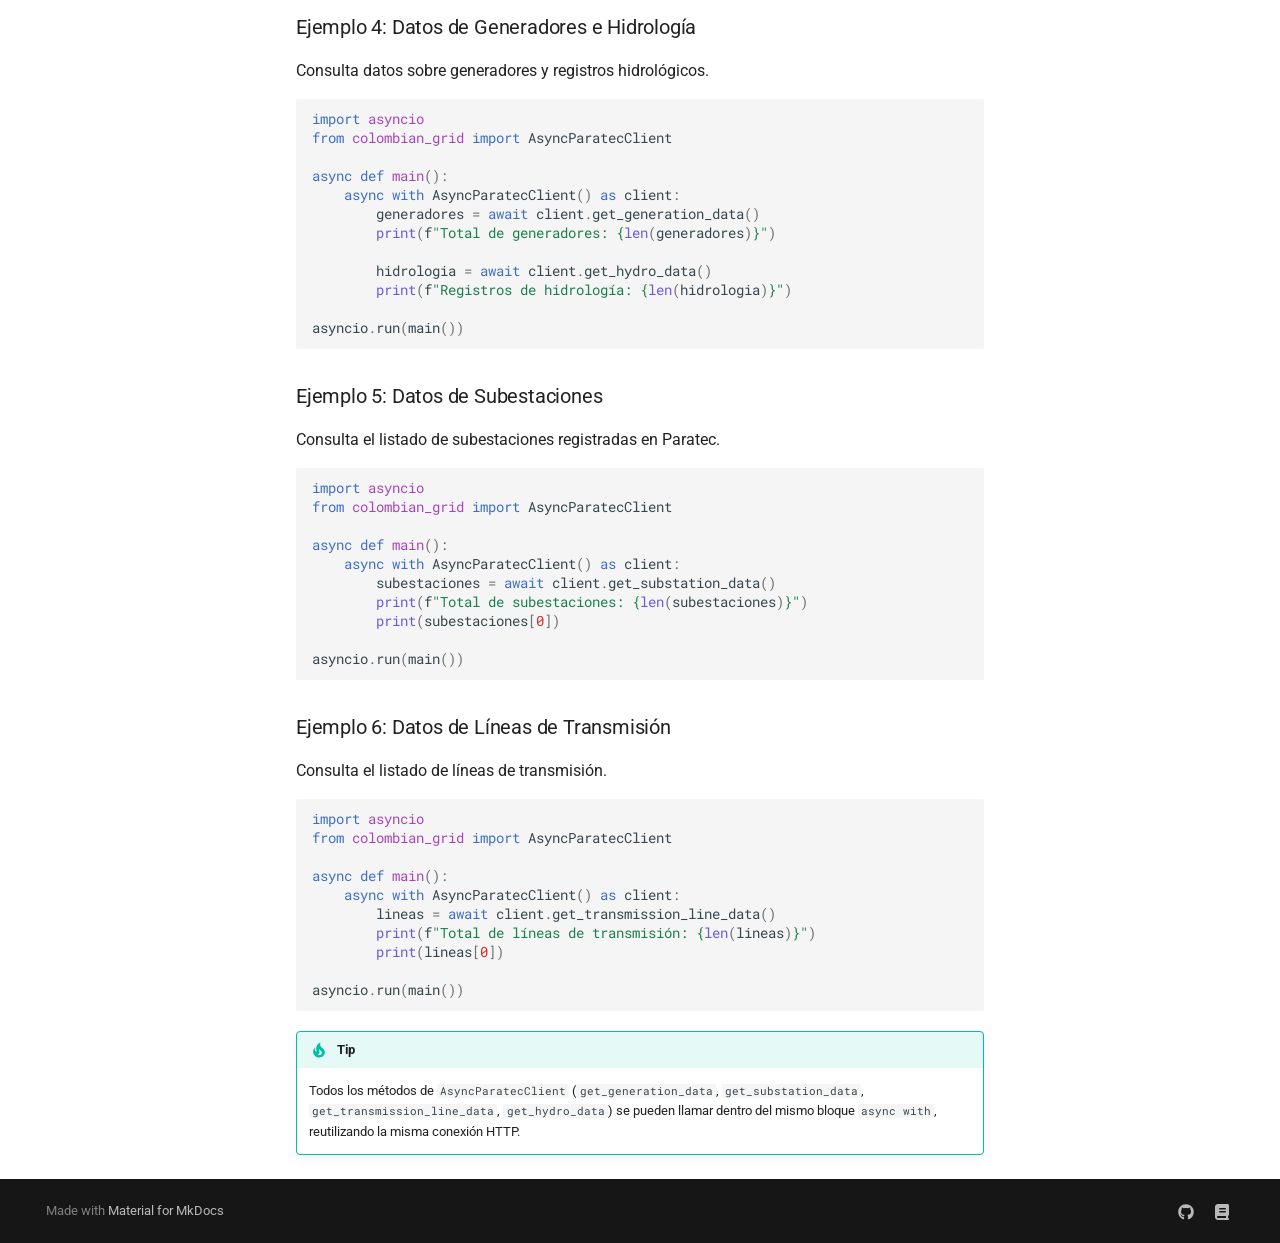
<file: examples/index.html>
<!doctype html>
<html lang="es" class="no-js">
  <head>
    
      <meta charset="utf-8">
      <meta name="viewport" content="width=device-width,initial-scale=1">
      
      
      
        <link rel="canonical" href="https://jccamargo94.github.io/colombian-grid/examples/">
      
      
        <link rel="prev" href="../api-reference/">
      
      
      
      <link rel="icon" href="../assets/favicon.svg">
      <meta name="generator" content="mkdocs-1.6.1, mkdocs-material-9.6.21">
    
    
      
        <title>Ejemplos - colombian-grid</title>
      
    
    
      <link rel="stylesheet" href="../assets/stylesheets/main.2a3383ac.min.css">
      
        
        <link rel="stylesheet" href="../assets/stylesheets/palette.06af60db.min.css">
      
      


    
    
      
    
    
      
        
        
        <link rel="preconnect" href="https://fonts.gstatic.com" crossorigin>
        <link rel="stylesheet" href="https://fonts.googleapis.com/css?family=Roboto:300,300i,400,400i,700,700i%7CRoboto+Mono:400,400i,700,700i&display=fallback">
        <style>:root{--md-text-font:"Roboto";--md-code-font:"Roboto Mono"}</style>
      
    
    
      <link rel="stylesheet" href="../assets/_mkdocstrings.css">
    
    <script>__md_scope=new URL("..",location),__md_hash=e=>[...e].reduce(((e,_)=>(e<<5)-e+_.charCodeAt(0)),0),__md_get=(e,_=localStorage,t=__md_scope)=>JSON.parse(_.getItem(t.pathname+"."+e)),__md_set=(e,_,t=localStorage,a=__md_scope)=>{try{t.setItem(a.pathname+"."+e,JSON.stringify(_))}catch(e){}}</script>
    
      

    
    
    
  </head>
  
  
    
    
      
    
    
    
    
    <body dir="ltr" data-md-color-scheme="default" data-md-color-primary="indigo" data-md-color-accent="indigo">
  
    
    <input class="md-toggle" data-md-toggle="drawer" type="checkbox" id="__drawer" autocomplete="off">
    <input class="md-toggle" data-md-toggle="search" type="checkbox" id="__search" autocomplete="off">
    <label class="md-overlay" for="__drawer"></label>
    <div data-md-component="skip">
      
        
        <a href="#ejemplos-de-uso" class="md-skip">
          Saltar a contenido
        </a>
      
    </div>
    <div data-md-component="announce">
      
    </div>
    
    
      

<header class="md-header" data-md-component="header">
  <nav class="md-header__inner md-grid" aria-label="Cabecera">
    <a href=".." title="colombian-grid" class="md-header__button md-logo" aria-label="colombian-grid" data-md-component="logo">
      
  
  <svg xmlns="http://www.w3.org/2000/svg" viewBox="0 0 24 24"><path d="M12 8a3 3 0 0 0 3-3 3 3 0 0 0-3-3 3 3 0 0 0-3 3 3 3 0 0 0 3 3m0 3.54C9.64 9.35 6.5 8 3 8v11c3.5 0 6.64 1.35 9 3.54 2.36-2.19 5.5-3.54 9-3.54V8c-3.5 0-6.64 1.35-9 3.54"/></svg>

    </a>
    <label class="md-header__button md-icon" for="__drawer">
      
      <svg xmlns="http://www.w3.org/2000/svg" viewBox="0 0 24 24"><path d="M3 6h18v2H3zm0 5h18v2H3zm0 5h18v2H3z"/></svg>
    </label>
    <div class="md-header__title" data-md-component="header-title">
      <div class="md-header__ellipsis">
        <div class="md-header__topic">
          <span class="md-ellipsis">
            colombian-grid
          </span>
        </div>
        <div class="md-header__topic" data-md-component="header-topic">
          <span class="md-ellipsis">
            
              Ejemplos
            
          </span>
        </div>
      </div>
    </div>
    
      
        <form class="md-header__option" data-md-component="palette">
  
    
    
    
    <input class="md-option" data-md-color-media="" data-md-color-scheme="default" data-md-color-primary="indigo" data-md-color-accent="indigo"  aria-label="Cambiar a modo oscuro"  type="radio" name="__palette" id="__palette_0">
    
      <label class="md-header__button md-icon" title="Cambiar a modo oscuro" for="__palette_1" hidden>
        <svg xmlns="http://www.w3.org/2000/svg" viewBox="0 0 24 24"><path d="M17 6H7c-3.31 0-6 2.69-6 6s2.69 6 6 6h10c3.31 0 6-2.69 6-6s-2.69-6-6-6m0 10H7c-2.21 0-4-1.79-4-4s1.79-4 4-4h10c2.21 0 4 1.79 4 4s-1.79 4-4 4M7 9c-1.66 0-3 1.34-3 3s1.34 3 3 3 3-1.34 3-3-1.34-3-3-3"/></svg>
      </label>
    
  
    
    
    
    <input class="md-option" data-md-color-media="" data-md-color-scheme="slate" data-md-color-primary="indigo" data-md-color-accent="indigo"  aria-label="Cambiar a modo claro"  type="radio" name="__palette" id="__palette_1">
    
      <label class="md-header__button md-icon" title="Cambiar a modo claro" for="__palette_0" hidden>
        <svg xmlns="http://www.w3.org/2000/svg" viewBox="0 0 24 24"><path d="M17 7H7a5 5 0 0 0-5 5 5 5 0 0 0 5 5h10a5 5 0 0 0 5-5 5 5 0 0 0-5-5m0 8a3 3 0 0 1-3-3 3 3 0 0 1 3-3 3 3 0 0 1 3 3 3 3 0 0 1-3 3"/></svg>
      </label>
    
  
</form>
      
    
    
      <script>var palette=__md_get("__palette");if(palette&&palette.color){if("(prefers-color-scheme)"===palette.color.media){var media=matchMedia("(prefers-color-scheme: light)"),input=document.querySelector(media.matches?"[data-md-color-media='(prefers-color-scheme: light)']":"[data-md-color-media='(prefers-color-scheme: dark)']");palette.color.media=input.getAttribute("data-md-color-media"),palette.color.scheme=input.getAttribute("data-md-color-scheme"),palette.color.primary=input.getAttribute("data-md-color-primary"),palette.color.accent=input.getAttribute("data-md-color-accent")}for(var[key,value]of Object.entries(palette.color))document.body.setAttribute("data-md-color-"+key,value)}</script>
    
    
      <div class="md-header__option">
  <div class="md-select">
    
    <button class="md-header__button md-icon" aria-label="Seleccionar idioma">
      <svg xmlns="http://www.w3.org/2000/svg" viewBox="0 0 24 24"><path d="m12.87 15.07-2.54-2.51.03-.03A17.5 17.5 0 0 0 14.07 6H17V4h-7V2H8v2H1v2h11.17C11.5 7.92 10.44 9.75 9 11.35 8.07 10.32 7.3 9.19 6.69 8h-2c.73 1.63 1.73 3.17 2.98 4.56l-5.09 5.02L4 19l5-5 3.11 3.11zM18.5 10h-2L12 22h2l1.12-3h4.75L21 22h2zm-2.62 7 1.62-4.33L19.12 17z"/></svg>
    </button>
    <div class="md-select__inner">
      <ul class="md-select__list">
        
          <li class="md-select__item">
            <a href="./" hreflang="es" class="md-select__link">
              Español
            </a>
          </li>
        
          <li class="md-select__item">
            <a href="../en/examples/" hreflang="en" class="md-select__link">
              English
            </a>
          </li>
        
      </ul>
    </div>
  </div>
</div>
    
    
      
      
        <label class="md-header__button md-icon" for="__search">
          
          <svg xmlns="http://www.w3.org/2000/svg" viewBox="0 0 24 24"><path d="M9.5 3A6.5 6.5 0 0 1 16 9.5c0 1.61-.59 3.09-1.56 4.23l.27.27h.79l5 5-1.5 1.5-5-5v-.79l-.27-.27A6.52 6.52 0 0 1 9.5 16 6.5 6.5 0 0 1 3 9.5 6.5 6.5 0 0 1 9.5 3m0 2C7 5 5 7 5 9.5S7 14 9.5 14 14 12 14 9.5 12 5 9.5 5"/></svg>
        </label>
        <div class="md-search" data-md-component="search" role="dialog">
  <label class="md-search__overlay" for="__search"></label>
  <div class="md-search__inner" role="search">
    <form class="md-search__form" name="search">
      <input type="text" class="md-search__input" name="query" aria-label="Búsqueda" placeholder="Búsqueda" autocapitalize="off" autocorrect="off" autocomplete="off" spellcheck="false" data-md-component="search-query" required>
      <label class="md-search__icon md-icon" for="__search">
        
        <svg xmlns="http://www.w3.org/2000/svg" viewBox="0 0 24 24"><path d="M9.5 3A6.5 6.5 0 0 1 16 9.5c0 1.61-.59 3.09-1.56 4.23l.27.27h.79l5 5-1.5 1.5-5-5v-.79l-.27-.27A6.52 6.52 0 0 1 9.5 16 6.5 6.5 0 0 1 3 9.5 6.5 6.5 0 0 1 9.5 3m0 2C7 5 5 7 5 9.5S7 14 9.5 14 14 12 14 9.5 12 5 9.5 5"/></svg>
        
        <svg xmlns="http://www.w3.org/2000/svg" viewBox="0 0 24 24"><path d="M20 11v2H8l5.5 5.5-1.42 1.42L4.16 12l7.92-7.92L13.5 5.5 8 11z"/></svg>
      </label>
      <nav class="md-search__options" aria-label="Buscar">
        
        <button type="reset" class="md-search__icon md-icon" title="Limpiar" aria-label="Limpiar" tabindex="-1">
          
          <svg xmlns="http://www.w3.org/2000/svg" viewBox="0 0 24 24"><path d="M19 6.41 17.59 5 12 10.59 6.41 5 5 6.41 10.59 12 5 17.59 6.41 19 12 13.41 17.59 19 19 17.59 13.41 12z"/></svg>
        </button>
      </nav>
      
    </form>
    <div class="md-search__output">
      <div class="md-search__scrollwrap" tabindex="0" data-md-scrollfix>
        <div class="md-search-result" data-md-component="search-result">
          <div class="md-search-result__meta">
            Inicializando búsqueda
          </div>
          <ol class="md-search-result__list" role="presentation"></ol>
        </div>
      </div>
    </div>
  </div>
</div>
      
    
    
      <div class="md-header__source">
        <a href="https://github.com/jccamargo94/colombian-grid" title="Ir al repositorio" class="md-source" data-md-component="source">
  <div class="md-source__icon md-icon">
    
    <svg xmlns="http://www.w3.org/2000/svg" viewBox="0 0 448 512"><!--! Font Awesome Free 7.0.1 by @fontawesome - https://fontawesome.com License - https://fontawesome.com/license/free (Icons: CC BY 4.0, Fonts: SIL OFL 1.1, Code: MIT License) Copyright 2025 Fonticons, Inc.--><path d="M439.6 236.1 244 40.5c-5.4-5.5-12.8-8.5-20.4-8.5s-15 3-20.4 8.4L162.5 81l51.5 51.5c27.1-9.1 52.7 16.8 43.4 43.7l49.7 49.7c34.2-11.8 61.2 31 35.5 56.7-26.5 26.5-70.2-2.9-56-37.3L240.3 199v121.9c25.3 12.5 22.3 41.8 9.1 55-6.4 6.4-15.2 10.1-24.3 10.1s-17.8-3.6-24.3-10.1c-17.6-17.6-11.1-46.9 11.2-56v-123c-20.8-8.5-24.6-30.7-18.6-45L142.6 101 8.5 235.1C3 240.6 0 247.9 0 255.5s3 15 8.5 20.4l195.6 195.7c5.4 5.4 12.7 8.4 20.4 8.4s15-3 20.4-8.4l194.7-194.7c5.4-5.4 8.4-12.8 8.4-20.4s-3-15-8.4-20.4"/></svg>
  </div>
  <div class="md-source__repository">
    GitHub
  </div>
</a>
      </div>
    
  </nav>
  
</header>
    
    <div class="md-container" data-md-component="container">
      
      
        
          
            
<nav class="md-tabs" aria-label="Pestañas" data-md-component="tabs">
  <div class="md-grid">
    <ul class="md-tabs__list">
      
        
  
  
  
  
    <li class="md-tabs__item">
      <a href=".." class="md-tabs__link">
        
  
  
    
  
  Inicio

      </a>
    </li>
  

      
        
  
  
  
  
    <li class="md-tabs__item">
      <a href="../getting-started/" class="md-tabs__link">
        
  
  
    
  
  Comenzando

      </a>
    </li>
  

      
        
  
  
  
  
    <li class="md-tabs__item">
      <a href="../api-reference/" class="md-tabs__link">
        
  
  
    
  
  Referencia API

      </a>
    </li>
  

      
        
  
  
  
    
  
  
    <li class="md-tabs__item md-tabs__item--active">
      <a href="./" class="md-tabs__link">
        
  
  
    
  
  Ejemplos

      </a>
    </li>
  

      
    </ul>
  </div>
</nav>
          
        
      
      <main class="md-main" data-md-component="main">
        <div class="md-main__inner md-grid">
          
            
              
              <div class="md-sidebar md-sidebar--primary" data-md-component="sidebar" data-md-type="navigation" >
                <div class="md-sidebar__scrollwrap">
                  <div class="md-sidebar__inner">
                    


  


<nav class="md-nav md-nav--primary md-nav--lifted" aria-label="Navegación" data-md-level="0">
  <label class="md-nav__title" for="__drawer">
    <a href=".." title="colombian-grid" class="md-nav__button md-logo" aria-label="colombian-grid" data-md-component="logo">
      
  
  <svg xmlns="http://www.w3.org/2000/svg" viewBox="0 0 24 24"><path d="M12 8a3 3 0 0 0 3-3 3 3 0 0 0-3-3 3 3 0 0 0-3 3 3 3 0 0 0 3 3m0 3.54C9.64 9.35 6.5 8 3 8v11c3.5 0 6.64 1.35 9 3.54 2.36-2.19 5.5-3.54 9-3.54V8c-3.5 0-6.64 1.35-9 3.54"/></svg>

    </a>
    colombian-grid
  </label>
  
    <div class="md-nav__source">
      <a href="https://github.com/jccamargo94/colombian-grid" title="Ir al repositorio" class="md-source" data-md-component="source">
  <div class="md-source__icon md-icon">
    
    <svg xmlns="http://www.w3.org/2000/svg" viewBox="0 0 448 512"><!--! Font Awesome Free 7.0.1 by @fontawesome - https://fontawesome.com License - https://fontawesome.com/license/free (Icons: CC BY 4.0, Fonts: SIL OFL 1.1, Code: MIT License) Copyright 2025 Fonticons, Inc.--><path d="M439.6 236.1 244 40.5c-5.4-5.5-12.8-8.5-20.4-8.5s-15 3-20.4 8.4L162.5 81l51.5 51.5c27.1-9.1 52.7 16.8 43.4 43.7l49.7 49.7c34.2-11.8 61.2 31 35.5 56.7-26.5 26.5-70.2-2.9-56-37.3L240.3 199v121.9c25.3 12.5 22.3 41.8 9.1 55-6.4 6.4-15.2 10.1-24.3 10.1s-17.8-3.6-24.3-10.1c-17.6-17.6-11.1-46.9 11.2-56v-123c-20.8-8.5-24.6-30.7-18.6-45L142.6 101 8.5 235.1C3 240.6 0 247.9 0 255.5s3 15 8.5 20.4l195.6 195.7c5.4 5.4 12.7 8.4 20.4 8.4s15-3 20.4-8.4l194.7-194.7c5.4-5.4 8.4-12.8 8.4-20.4s-3-15-8.4-20.4"/></svg>
  </div>
  <div class="md-source__repository">
    GitHub
  </div>
</a>
    </div>
  
  <ul class="md-nav__list" data-md-scrollfix>
    
      
      
  
  
  
  
    <li class="md-nav__item">
      <a href=".." class="md-nav__link">
        
  
  
  <span class="md-ellipsis">
    Inicio
    
  </span>
  

      </a>
    </li>
  

    
      
      
  
  
  
  
    <li class="md-nav__item">
      <a href="../getting-started/" class="md-nav__link">
        
  
  
  <span class="md-ellipsis">
    Comenzando
    
  </span>
  

      </a>
    </li>
  

    
      
      
  
  
  
  
    <li class="md-nav__item">
      <a href="../api-reference/" class="md-nav__link">
        
  
  
  <span class="md-ellipsis">
    Referencia API
    
  </span>
  

      </a>
    </li>
  

    
      
      
  
  
    
  
  
  
    <li class="md-nav__item md-nav__item--active">
      
      <input class="md-nav__toggle md-toggle" type="checkbox" id="__toc">
      
      
        
      
      
        <label class="md-nav__link md-nav__link--active" for="__toc">
          
  
  
  <span class="md-ellipsis">
    Ejemplos
    
  </span>
  

          <span class="md-nav__icon md-icon"></span>
        </label>
      
      <a href="./" class="md-nav__link md-nav__link--active">
        
  
  
  <span class="md-ellipsis">
    Ejemplos
    
  </span>
  

      </a>
      
        

<nav class="md-nav md-nav--secondary" aria-label="Tabla de contenidos">
  
  
  
    
  
  
    <label class="md-nav__title" for="__toc">
      <span class="md-nav__icon md-icon"></span>
      Tabla de contenidos
    </label>
    <ul class="md-nav__list" data-md-component="toc" data-md-scrollfix>
      
        <li class="md-nav__item">
  <a href="#api-de-xm" class="md-nav__link">
    <span class="md-ellipsis">
      API de XM
    </span>
  </a>
  
    <nav class="md-nav" aria-label="API de XM">
      <ul class="md-nav__list">
        
          <li class="md-nav__item">
  <a href="#ejemplo-1-obtener-metricas-disponibles" class="md-nav__link">
    <span class="md-ellipsis">
      Ejemplo 1: Obtener Métricas Disponibles
    </span>
  </a>
  
</li>
        
          <li class="md-nav__item">
  <a href="#ejemplo-2-consultar-generacion-por-recurso-con-filtros" class="md-nav__link">
    <span class="md-ellipsis">
      Ejemplo 2: Consultar Generación por Recurso con Filtros
    </span>
  </a>
  
</li>
        
          <li class="md-nav__item">
  <a href="#ejemplo-3-consulta-sincrona-de-precios-de-bolsa" class="md-nav__link">
    <span class="md-ellipsis">
      Ejemplo 3: Consulta Síncrona de Precios de Bolsa
    </span>
  </a>
  
</li>
        
      </ul>
    </nav>
  
</li>
      
        <li class="md-nav__item">
  <a href="#api-de-paratec" class="md-nav__link">
    <span class="md-ellipsis">
      API de Paratec
    </span>
  </a>
  
    <nav class="md-nav" aria-label="API de Paratec">
      <ul class="md-nav__list">
        
          <li class="md-nav__item">
  <a href="#ejemplo-4-datos-de-generadores-e-hidrologia" class="md-nav__link">
    <span class="md-ellipsis">
      Ejemplo 4: Datos de Generadores e Hidrología
    </span>
  </a>
  
</li>
        
          <li class="md-nav__item">
  <a href="#ejemplo-5-datos-de-subestaciones" class="md-nav__link">
    <span class="md-ellipsis">
      Ejemplo 5: Datos de Subestaciones
    </span>
  </a>
  
</li>
        
          <li class="md-nav__item">
  <a href="#ejemplo-6-datos-de-lineas-de-transmision" class="md-nav__link">
    <span class="md-ellipsis">
      Ejemplo 6: Datos de Líneas de Transmisión
    </span>
  </a>
  
</li>
        
      </ul>
    </nav>
  
</li>
      
    </ul>
  
</nav>
      
    </li>
  

    
  </ul>
</nav>
                  </div>
                </div>
              </div>
            
            
              
              <div class="md-sidebar md-sidebar--secondary" data-md-component="sidebar" data-md-type="toc" >
                <div class="md-sidebar__scrollwrap">
                  <div class="md-sidebar__inner">
                    

<nav class="md-nav md-nav--secondary" aria-label="Tabla de contenidos">
  
  
  
    
  
  
    <label class="md-nav__title" for="__toc">
      <span class="md-nav__icon md-icon"></span>
      Tabla de contenidos
    </label>
    <ul class="md-nav__list" data-md-component="toc" data-md-scrollfix>
      
        <li class="md-nav__item">
  <a href="#api-de-xm" class="md-nav__link">
    <span class="md-ellipsis">
      API de XM
    </span>
  </a>
  
    <nav class="md-nav" aria-label="API de XM">
      <ul class="md-nav__list">
        
          <li class="md-nav__item">
  <a href="#ejemplo-1-obtener-metricas-disponibles" class="md-nav__link">
    <span class="md-ellipsis">
      Ejemplo 1: Obtener Métricas Disponibles
    </span>
  </a>
  
</li>
        
          <li class="md-nav__item">
  <a href="#ejemplo-2-consultar-generacion-por-recurso-con-filtros" class="md-nav__link">
    <span class="md-ellipsis">
      Ejemplo 2: Consultar Generación por Recurso con Filtros
    </span>
  </a>
  
</li>
        
          <li class="md-nav__item">
  <a href="#ejemplo-3-consulta-sincrona-de-precios-de-bolsa" class="md-nav__link">
    <span class="md-ellipsis">
      Ejemplo 3: Consulta Síncrona de Precios de Bolsa
    </span>
  </a>
  
</li>
        
      </ul>
    </nav>
  
</li>
      
        <li class="md-nav__item">
  <a href="#api-de-paratec" class="md-nav__link">
    <span class="md-ellipsis">
      API de Paratec
    </span>
  </a>
  
    <nav class="md-nav" aria-label="API de Paratec">
      <ul class="md-nav__list">
        
          <li class="md-nav__item">
  <a href="#ejemplo-4-datos-de-generadores-e-hidrologia" class="md-nav__link">
    <span class="md-ellipsis">
      Ejemplo 4: Datos de Generadores e Hidrología
    </span>
  </a>
  
</li>
        
          <li class="md-nav__item">
  <a href="#ejemplo-5-datos-de-subestaciones" class="md-nav__link">
    <span class="md-ellipsis">
      Ejemplo 5: Datos de Subestaciones
    </span>
  </a>
  
</li>
        
          <li class="md-nav__item">
  <a href="#ejemplo-6-datos-de-lineas-de-transmision" class="md-nav__link">
    <span class="md-ellipsis">
      Ejemplo 6: Datos de Líneas de Transmisión
    </span>
  </a>
  
</li>
        
      </ul>
    </nav>
  
</li>
      
    </ul>
  
</nav>
                  </div>
                </div>
              </div>
            
          
          
            <div class="md-content" data-md-component="content">
              <article class="md-content__inner md-typeset">
                
                  


  
  


<h1 id="ejemplos-de-uso">Ejemplos de Uso</h1>
<p>Aquí encontrarás ejemplos prácticos de cómo utilizar <code>colombian-grid</code> para diferentes casos de uso.</p>
<h2 id="api-de-xm">API de XM</h2>
<h3 id="ejemplo-1-obtener-metricas-disponibles">Ejemplo 1: Obtener Métricas Disponibles</h3>
<p>Antes de solicitar datos, puedes consultar todas las métricas que ofrece el API de XM.</p>
<div class="highlight"><pre><span></span><code><span class="kn">import</span><span class="w"> </span><span class="nn">asyncio</span>
<span class="kn">from</span><span class="w"> </span><span class="nn">colombian_grid</span><span class="w"> </span><span class="kn">import</span> <span class="n">AsyncXMClient</span>

<span class="k">async</span> <span class="k">def</span><span class="w"> </span><span class="nf">main</span><span class="p">():</span>
    <span class="k">async</span> <span class="k">with</span> <span class="n">AsyncXMClient</span><span class="p">()</span> <span class="k">as</span> <span class="n">client</span><span class="p">:</span>
        <span class="n">metrics</span> <span class="o">=</span> <span class="k">await</span> <span class="n">client</span><span class="o">.</span><span class="n">get_available_metrics</span><span class="p">()</span>
        <span class="nb">print</span><span class="p">(</span><span class="s2">&quot;Métricas disponibles en el API de XM:&quot;</span><span class="p">)</span>
        <span class="nb">print</span><span class="p">(</span><span class="n">metrics</span><span class="p">[[</span><span class="s2">&quot;MetricId&quot;</span><span class="p">,</span> <span class="s2">&quot;MetricName&quot;</span><span class="p">,</span> <span class="s2">&quot;Entity&quot;</span><span class="p">,</span> <span class="s2">&quot;MaxDays&quot;</span><span class="p">]])</span>

<span class="n">asyncio</span><span class="o">.</span><span class="n">run</span><span class="p">(</span><span class="n">main</span><span class="p">())</span>
</code></pre></div>
<h3 id="ejemplo-2-consultar-generacion-por-recurso-con-filtros">Ejemplo 2: Consultar Generación por Recurso con Filtros</h3>
<p>Puedes filtrar los datos por códigos de recursos específicos (por ejemplo, plantas de generación).</p>
<div class="highlight"><pre><span></span><code><span class="kn">import</span><span class="w"> </span><span class="nn">asyncio</span>
<span class="kn">from</span><span class="w"> </span><span class="nn">datetime</span><span class="w"> </span><span class="kn">import</span> <span class="n">date</span>
<span class="kn">from</span><span class="w"> </span><span class="nn">colombian_grid</span><span class="w"> </span><span class="kn">import</span> <span class="n">AsyncXMClient</span>

<span class="k">async</span> <span class="k">def</span><span class="w"> </span><span class="nf">main</span><span class="p">():</span>
    <span class="k">async</span> <span class="k">with</span> <span class="n">AsyncXMClient</span><span class="p">()</span> <span class="k">as</span> <span class="n">client</span><span class="p">:</span>
        <span class="c1"># Consultar generación para las plantas GUAJIRA1 y GUAJIRA2</span>
        <span class="n">data</span> <span class="o">=</span> <span class="k">await</span> <span class="n">client</span><span class="o">.</span><span class="n">get_data</span><span class="p">(</span>
            <span class="n">metric</span><span class="o">=</span><span class="s2">&quot;Gene&quot;</span><span class="p">,</span>
            <span class="n">entity</span><span class="o">=</span><span class="s2">&quot;Recurso&quot;</span><span class="p">,</span>
            <span class="n">start_date</span><span class="o">=</span><span class="n">date</span><span class="p">(</span><span class="mi">2024</span><span class="p">,</span> <span class="mi">1</span><span class="p">,</span> <span class="mi">1</span><span class="p">),</span>
            <span class="n">end_date</span><span class="o">=</span><span class="n">date</span><span class="p">(</span><span class="mi">2024</span><span class="p">,</span> <span class="mi">1</span><span class="p">,</span> <span class="mi">5</span><span class="p">),</span>
            <span class="n">filter_by</span><span class="o">=</span><span class="p">[</span><span class="s2">&quot;GUAJIRA1&quot;</span><span class="p">,</span> <span class="s2">&quot;GUAJIRA2&quot;</span><span class="p">],</span>
        <span class="p">)</span>
        <span class="nb">print</span><span class="p">(</span><span class="s2">&quot;Generación para GUAJIRA1 y GUAJIRA2:&quot;</span><span class="p">)</span>
        <span class="nb">print</span><span class="p">(</span><span class="n">data</span><span class="p">)</span>

<span class="n">asyncio</span><span class="o">.</span><span class="n">run</span><span class="p">(</span><span class="n">main</span><span class="p">())</span>
</code></pre></div>
<h3 id="ejemplo-3-consulta-sincrona-de-precios-de-bolsa">Ejemplo 3: Consulta Síncrona de Precios de Bolsa</h3>
<p>Si prefieres un enfoque síncrono, puedes usar <code>SyncXMClient</code>.</p>
<div class="highlight"><pre><span></span><code><span class="kn">from</span><span class="w"> </span><span class="nn">datetime</span><span class="w"> </span><span class="kn">import</span> <span class="n">date</span>
<span class="kn">from</span><span class="w"> </span><span class="nn">colombian_grid</span><span class="w"> </span><span class="kn">import</span> <span class="n">SyncXMClient</span>

<span class="k">with</span> <span class="n">SyncXMClient</span><span class="p">()</span> <span class="k">as</span> <span class="n">client</span><span class="p">:</span>
    <span class="n">precio_bolsa</span> <span class="o">=</span> <span class="n">client</span><span class="o">.</span><span class="n">get_data</span><span class="p">(</span>
        <span class="n">metric</span><span class="o">=</span><span class="s2">&quot;PrecBolsNaci&quot;</span><span class="p">,</span>
        <span class="n">entity</span><span class="o">=</span><span class="s2">&quot;Sistema&quot;</span><span class="p">,</span>
        <span class="n">start_date</span><span class="o">=</span><span class="n">date</span><span class="p">(</span><span class="mi">2024</span><span class="p">,</span> <span class="mi">1</span><span class="p">,</span> <span class="mi">1</span><span class="p">),</span>
        <span class="n">end_date</span><span class="o">=</span><span class="n">date</span><span class="p">(</span><span class="mi">2024</span><span class="p">,</span> <span class="mi">1</span><span class="p">,</span> <span class="mi">10</span><span class="p">),</span>
    <span class="p">)</span>
    <span class="nb">print</span><span class="p">(</span><span class="s2">&quot;Precio de Bolsa Nacional (primeros 10 días de Enero 2024):&quot;</span><span class="p">)</span>
    <span class="nb">print</span><span class="p">(</span><span class="n">precio_bolsa</span><span class="p">)</span>
</code></pre></div>
<h2 id="api-de-paratec">API de Paratec</h2>
<h3 id="ejemplo-4-datos-de-generadores-e-hidrologia">Ejemplo 4: Datos de Generadores e Hidrología</h3>
<p>Consulta datos sobre generadores y registros hidrológicos.</p>
<div class="highlight"><pre><span></span><code><span class="kn">import</span><span class="w"> </span><span class="nn">asyncio</span>
<span class="kn">from</span><span class="w"> </span><span class="nn">colombian_grid</span><span class="w"> </span><span class="kn">import</span> <span class="n">AsyncParatecClient</span>

<span class="k">async</span> <span class="k">def</span><span class="w"> </span><span class="nf">main</span><span class="p">():</span>
    <span class="k">async</span> <span class="k">with</span> <span class="n">AsyncParatecClient</span><span class="p">()</span> <span class="k">as</span> <span class="n">client</span><span class="p">:</span>
        <span class="n">generadores</span> <span class="o">=</span> <span class="k">await</span> <span class="n">client</span><span class="o">.</span><span class="n">get_generation_data</span><span class="p">()</span>
        <span class="nb">print</span><span class="p">(</span><span class="sa">f</span><span class="s2">&quot;Total de generadores: </span><span class="si">{</span><span class="nb">len</span><span class="p">(</span><span class="n">generadores</span><span class="p">)</span><span class="si">}</span><span class="s2">&quot;</span><span class="p">)</span>

        <span class="n">hidrologia</span> <span class="o">=</span> <span class="k">await</span> <span class="n">client</span><span class="o">.</span><span class="n">get_hydro_data</span><span class="p">()</span>
        <span class="nb">print</span><span class="p">(</span><span class="sa">f</span><span class="s2">&quot;Registros de hidrología: </span><span class="si">{</span><span class="nb">len</span><span class="p">(</span><span class="n">hidrologia</span><span class="p">)</span><span class="si">}</span><span class="s2">&quot;</span><span class="p">)</span>

<span class="n">asyncio</span><span class="o">.</span><span class="n">run</span><span class="p">(</span><span class="n">main</span><span class="p">())</span>
</code></pre></div>
<h3 id="ejemplo-5-datos-de-subestaciones">Ejemplo 5: Datos de Subestaciones</h3>
<p>Consulta el listado de subestaciones registradas en Paratec.</p>
<div class="highlight"><pre><span></span><code><span class="kn">import</span><span class="w"> </span><span class="nn">asyncio</span>
<span class="kn">from</span><span class="w"> </span><span class="nn">colombian_grid</span><span class="w"> </span><span class="kn">import</span> <span class="n">AsyncParatecClient</span>

<span class="k">async</span> <span class="k">def</span><span class="w"> </span><span class="nf">main</span><span class="p">():</span>
    <span class="k">async</span> <span class="k">with</span> <span class="n">AsyncParatecClient</span><span class="p">()</span> <span class="k">as</span> <span class="n">client</span><span class="p">:</span>
        <span class="n">subestaciones</span> <span class="o">=</span> <span class="k">await</span> <span class="n">client</span><span class="o">.</span><span class="n">get_substation_data</span><span class="p">()</span>
        <span class="nb">print</span><span class="p">(</span><span class="sa">f</span><span class="s2">&quot;Total de subestaciones: </span><span class="si">{</span><span class="nb">len</span><span class="p">(</span><span class="n">subestaciones</span><span class="p">)</span><span class="si">}</span><span class="s2">&quot;</span><span class="p">)</span>
        <span class="nb">print</span><span class="p">(</span><span class="n">subestaciones</span><span class="p">[</span><span class="mi">0</span><span class="p">])</span>

<span class="n">asyncio</span><span class="o">.</span><span class="n">run</span><span class="p">(</span><span class="n">main</span><span class="p">())</span>
</code></pre></div>
<h3 id="ejemplo-6-datos-de-lineas-de-transmision">Ejemplo 6: Datos de Líneas de Transmisión</h3>
<p>Consulta el listado de líneas de transmisión.</p>
<div class="highlight"><pre><span></span><code><span class="kn">import</span><span class="w"> </span><span class="nn">asyncio</span>
<span class="kn">from</span><span class="w"> </span><span class="nn">colombian_grid</span><span class="w"> </span><span class="kn">import</span> <span class="n">AsyncParatecClient</span>

<span class="k">async</span> <span class="k">def</span><span class="w"> </span><span class="nf">main</span><span class="p">():</span>
    <span class="k">async</span> <span class="k">with</span> <span class="n">AsyncParatecClient</span><span class="p">()</span> <span class="k">as</span> <span class="n">client</span><span class="p">:</span>
        <span class="n">lineas</span> <span class="o">=</span> <span class="k">await</span> <span class="n">client</span><span class="o">.</span><span class="n">get_transmission_line_data</span><span class="p">()</span>
        <span class="nb">print</span><span class="p">(</span><span class="sa">f</span><span class="s2">&quot;Total de líneas de transmisión: </span><span class="si">{</span><span class="nb">len</span><span class="p">(</span><span class="n">lineas</span><span class="p">)</span><span class="si">}</span><span class="s2">&quot;</span><span class="p">)</span>
        <span class="nb">print</span><span class="p">(</span><span class="n">lineas</span><span class="p">[</span><span class="mi">0</span><span class="p">])</span>

<span class="n">asyncio</span><span class="o">.</span><span class="n">run</span><span class="p">(</span><span class="n">main</span><span class="p">())</span>
</code></pre></div>
<div class="admonition tip">
<p class="admonition-title">Tip</p>
<p>Todos los métodos de <code>AsyncParatecClient</code> (<code>get_generation_data</code>, <code>get_substation_data</code>, <code>get_transmission_line_data</code>, <code>get_hydro_data</code>) se pueden llamar dentro del mismo bloque <code>async with</code>, reutilizando la misma conexión HTTP.</p>
</div>












                
              </article>
            </div>
          
          
<script>var target=document.getElementById(location.hash.slice(1));target&&target.name&&(target.checked=target.name.startsWith("__tabbed_"))</script>
        </div>
        
      </main>
      
        <footer class="md-footer">
  
  <div class="md-footer-meta md-typeset">
    <div class="md-footer-meta__inner md-grid">
      <div class="md-copyright">
  
  
    Made with
    <a href="https://squidfunk.github.io/mkdocs-material/" target="_blank" rel="noopener">
      Material for MkDocs
    </a>
  
</div>
      
        
<div class="md-social">
  
    
    
    
    
      
      
    
    <a href="https://github.com/jccamargo94/colombian-grid" target="_blank" rel="noopener" title="github.com" class="md-social__link">
      <svg xmlns="http://www.w3.org/2000/svg" viewBox="0 0 512 512"><!--! Font Awesome Free 7.0.1 by @fontawesome - https://fontawesome.com License - https://fontawesome.com/license/free (Icons: CC BY 4.0, Fonts: SIL OFL 1.1, Code: MIT License) Copyright 2025 Fonticons, Inc.--><path d="M173.9 397.4c0 2-2.3 3.6-5.2 3.6-3.3.3-5.6-1.3-5.6-3.6 0-2 2.3-3.6 5.2-3.6 3-.3 5.6 1.3 5.6 3.6m-31.1-4.5c-.7 2 1.3 4.3 4.3 4.9 2.6 1 5.6 0 6.2-2s-1.3-4.3-4.3-5.2c-2.6-.7-5.5.3-6.2 2.3m44.2-1.7c-2.9.7-4.9 2.6-4.6 4.9.3 2 2.9 3.3 5.9 2.6 2.9-.7 4.9-2.6 4.6-4.6-.3-1.9-3-3.2-5.9-2.9M252.8 8C114.1 8 8 113.3 8 252c0 110.9 69.8 205.8 169.5 239.2 12.8 2.3 17.3-5.6 17.3-12.1 0-6.2-.3-40.4-.3-61.4 0 0-70 15-84.7-29.8 0 0-11.4-29.1-27.8-36.6 0 0-22.9-15.7 1.6-15.4 0 0 24.9 2 38.6 25.8 21.9 38.6 58.6 27.5 72.9 20.9 2.3-16 8.8-27.1 16-33.7-55.9-6.2-112.3-14.3-112.3-110.5 0-27.5 7.6-41.3 23.6-58.9-2.6-6.5-11.1-33.3 2.6-67.9 20.9-6.5 69 27 69 27 20-5.6 41.5-8.5 62.8-8.5s42.8 2.9 62.8 8.5c0 0 48.1-33.6 69-27 13.7 34.7 5.2 61.4 2.6 67.9 16 17.7 25.8 31.5 25.8 58.9 0 96.5-58.9 104.2-114.8 110.5 9.2 7.9 17 22.9 17 46.4 0 33.7-.3 75.4-.3 83.6 0 6.5 4.6 14.4 17.3 12.1C436.2 457.8 504 362.9 504 252 504 113.3 391.5 8 252.8 8M105.2 352.9c-1.3 1-1 3.3.7 5.2 1.6 1.6 3.9 2.3 5.2 1 1.3-1 1-3.3-.7-5.2-1.6-1.6-3.9-2.3-5.2-1m-10.8-8.1c-.7 1.3.3 2.9 2.3 3.9 1.6 1 3.6.7 4.3-.7.7-1.3-.3-2.9-2.3-3.9-2-.6-3.6-.3-4.3.7m32.4 35.6c-1.6 1.3-1 4.3 1.3 6.2 2.3 2.3 5.2 2.6 6.5 1 1.3-1.3.7-4.3-1.3-6.2-2.2-2.3-5.2-2.6-6.5-1m-11.4-14.7c-1.6 1-1.6 3.6 0 5.9s4.3 3.3 5.6 2.3c1.6-1.3 1.6-3.9 0-6.2-1.4-2.3-4-3.3-5.6-2"/></svg>
    </a>
  
    
    
    
    
      
      
    
    <a href="https://jccamargo94.github.io/colombian-grid/" target="_blank" rel="noopener" title="jccamargo94.github.io" class="md-social__link">
      <svg xmlns="http://www.w3.org/2000/svg" viewBox="0 0 448 512"><!--! Font Awesome Free 7.0.1 by @fontawesome - https://fontawesome.com License - https://fontawesome.com/license/free (Icons: CC BY 4.0, Fonts: SIL OFL 1.1, Code: MIT License) Copyright 2025 Fonticons, Inc.--><path d="M384 512H96c-53 0-96-43-96-96V96C0 43 43 0 96 0h304c26.5 0 48 21.5 48 48v288c0 20.9-13.4 38.7-32 45.3V448c17.7 0 32 14.3 32 32s-14.3 32-32 32zM96 384c-17.7 0-32 14.3-32 32s14.3 32 32 32h256v-64zm32-232c0 13.3 10.7 24 24 24h176c13.3 0 24-10.7 24-24s-10.7-24-24-24H152c-13.3 0-24 10.7-24 24m24 72c-13.3 0-24 10.7-24 24s10.7 24 24 24h176c13.3 0 24-10.7 24-24s-10.7-24-24-24z"/></svg>
    </a>
  
</div>
      
    </div>
  </div>
</footer>
      
    </div>
    <div class="md-dialog" data-md-component="dialog">
      <div class="md-dialog__inner md-typeset"></div>
    </div>
    
    
    
      
      <script id="__config" type="application/json">{"base": "..", "features": ["navigation.tabs", "navigation.indexes", "content.tabs"], "search": "../assets/javascripts/workers/search.973d3a69.min.js", "tags": null, "translations": {"clipboard.copied": "Copiado al portapapeles", "clipboard.copy": "Copiar al portapapeles", "search.result.more.one": "1 m\u00e1s en esta p\u00e1gina", "search.result.more.other": "# m\u00e1s en esta p\u00e1gina", "search.result.none": "No se encontraron documentos", "search.result.one": "1 documento encontrado", "search.result.other": "# documentos encontrados", "search.result.placeholder": "Teclee para comenzar b\u00fasqueda", "search.result.term.missing": "Falta", "select.version": "Seleccionar versi\u00f3n"}, "version": null}</script>
    
    
      <script src="../assets/javascripts/bundle.f55a23d4.min.js"></script>
      
    
  </body>
</html>
</file>
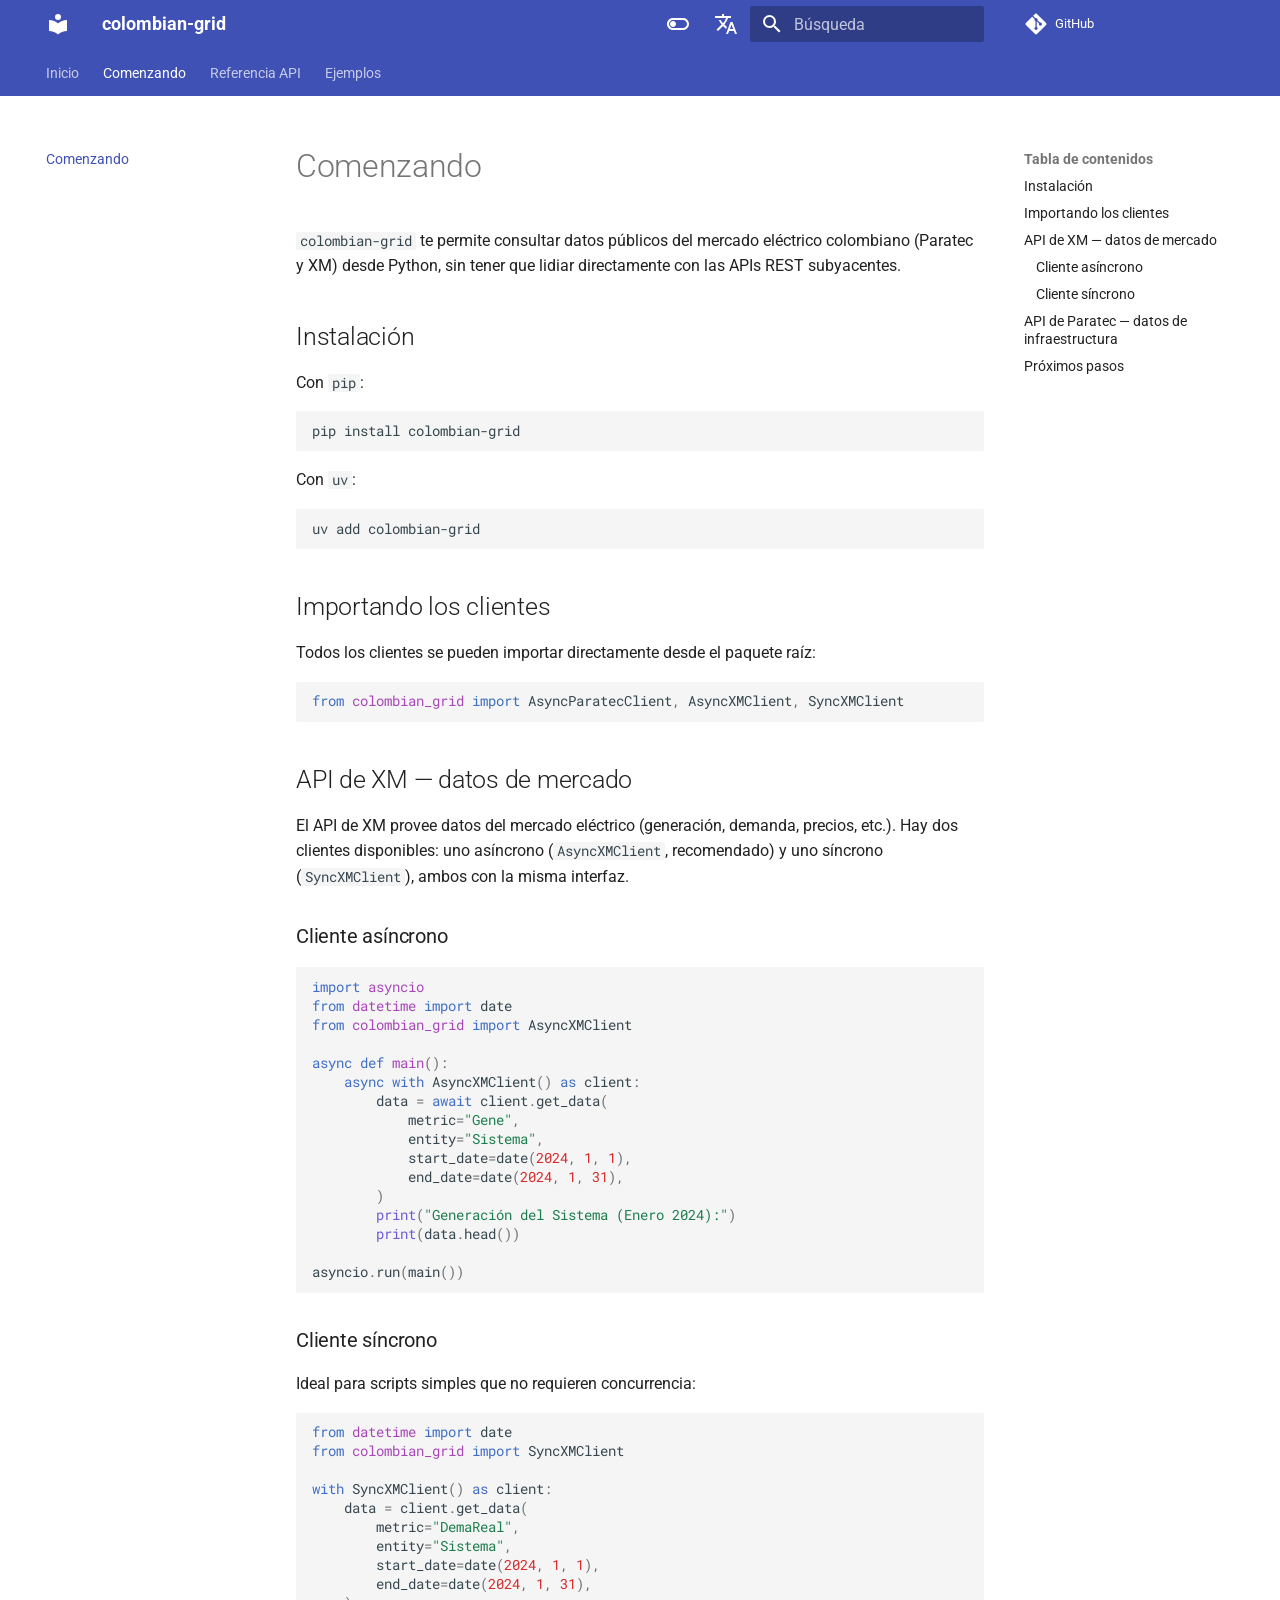
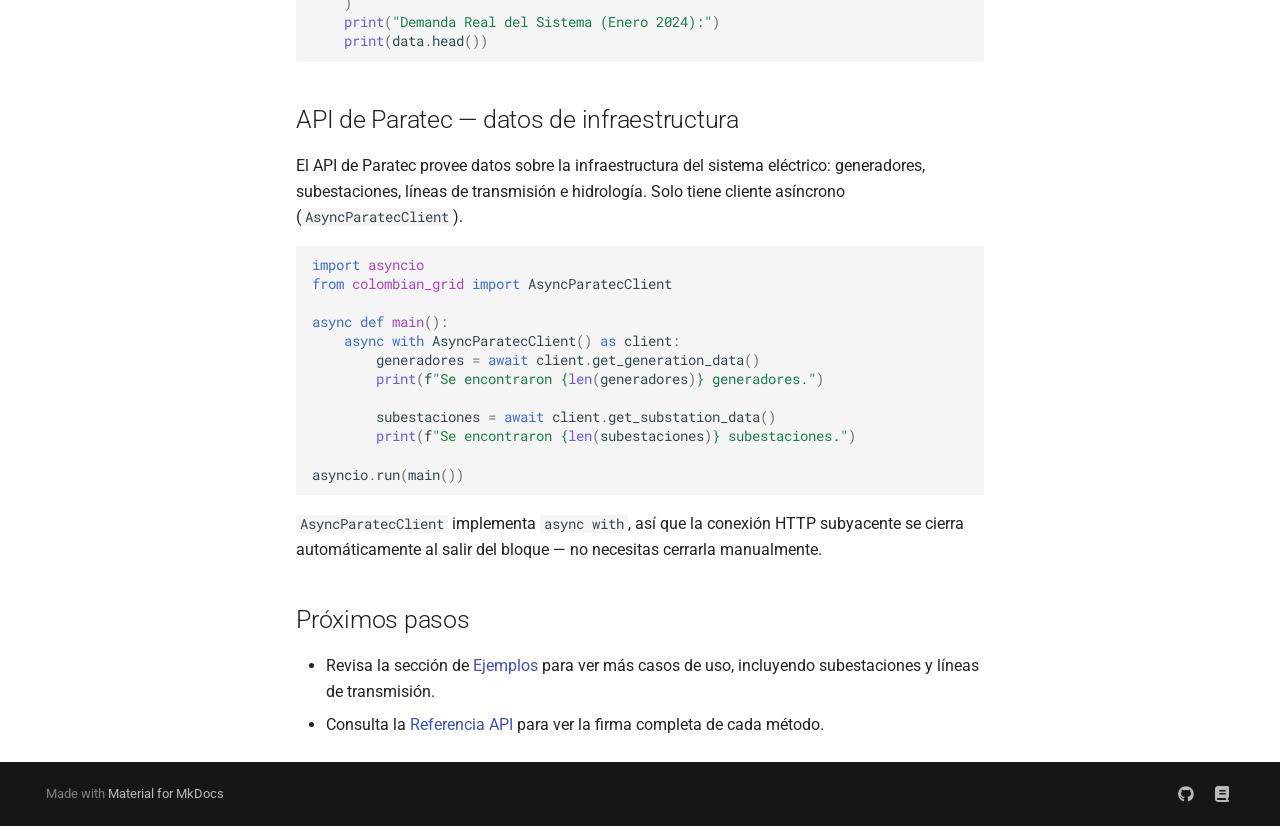
<file: getting-started/index.html>
<!doctype html>
<html lang="es" class="no-js">
  <head>
    
      <meta charset="utf-8">
      <meta name="viewport" content="width=device-width,initial-scale=1">
      
      
      
        <link rel="canonical" href="https://jccamargo94.github.io/colombian-grid/getting-started/">
      
      
        <link rel="prev" href="..">
      
      
        <link rel="next" href="../api-reference/">
      
      
      <link rel="icon" href="../assets/favicon.svg">
      <meta name="generator" content="mkdocs-1.6.1, mkdocs-material-9.6.21">
    
    
      
        <title>Comenzando - colombian-grid</title>
      
    
    
      <link rel="stylesheet" href="../assets/stylesheets/main.2a3383ac.min.css">
      
        
        <link rel="stylesheet" href="../assets/stylesheets/palette.06af60db.min.css">
      
      


    
    
      
    
    
      
        
        
        <link rel="preconnect" href="https://fonts.gstatic.com" crossorigin>
        <link rel="stylesheet" href="https://fonts.googleapis.com/css?family=Roboto:300,300i,400,400i,700,700i%7CRoboto+Mono:400,400i,700,700i&display=fallback">
        <style>:root{--md-text-font:"Roboto";--md-code-font:"Roboto Mono"}</style>
      
    
    
      <link rel="stylesheet" href="../assets/_mkdocstrings.css">
    
    <script>__md_scope=new URL("..",location),__md_hash=e=>[...e].reduce(((e,_)=>(e<<5)-e+_.charCodeAt(0)),0),__md_get=(e,_=localStorage,t=__md_scope)=>JSON.parse(_.getItem(t.pathname+"."+e)),__md_set=(e,_,t=localStorage,a=__md_scope)=>{try{t.setItem(a.pathname+"."+e,JSON.stringify(_))}catch(e){}}</script>
    
      

    
    
    
  </head>
  
  
    
    
      
    
    
    
    
    <body dir="ltr" data-md-color-scheme="default" data-md-color-primary="indigo" data-md-color-accent="indigo">
  
    
    <input class="md-toggle" data-md-toggle="drawer" type="checkbox" id="__drawer" autocomplete="off">
    <input class="md-toggle" data-md-toggle="search" type="checkbox" id="__search" autocomplete="off">
    <label class="md-overlay" for="__drawer"></label>
    <div data-md-component="skip">
      
        
        <a href="#comenzando" class="md-skip">
          Saltar a contenido
        </a>
      
    </div>
    <div data-md-component="announce">
      
    </div>
    
    
      

<header class="md-header" data-md-component="header">
  <nav class="md-header__inner md-grid" aria-label="Cabecera">
    <a href=".." title="colombian-grid" class="md-header__button md-logo" aria-label="colombian-grid" data-md-component="logo">
      
  
  <svg xmlns="http://www.w3.org/2000/svg" viewBox="0 0 24 24"><path d="M12 8a3 3 0 0 0 3-3 3 3 0 0 0-3-3 3 3 0 0 0-3 3 3 3 0 0 0 3 3m0 3.54C9.64 9.35 6.5 8 3 8v11c3.5 0 6.64 1.35 9 3.54 2.36-2.19 5.5-3.54 9-3.54V8c-3.5 0-6.64 1.35-9 3.54"/></svg>

    </a>
    <label class="md-header__button md-icon" for="__drawer">
      
      <svg xmlns="http://www.w3.org/2000/svg" viewBox="0 0 24 24"><path d="M3 6h18v2H3zm0 5h18v2H3zm0 5h18v2H3z"/></svg>
    </label>
    <div class="md-header__title" data-md-component="header-title">
      <div class="md-header__ellipsis">
        <div class="md-header__topic">
          <span class="md-ellipsis">
            colombian-grid
          </span>
        </div>
        <div class="md-header__topic" data-md-component="header-topic">
          <span class="md-ellipsis">
            
              Comenzando
            
          </span>
        </div>
      </div>
    </div>
    
      
        <form class="md-header__option" data-md-component="palette">
  
    
    
    
    <input class="md-option" data-md-color-media="" data-md-color-scheme="default" data-md-color-primary="indigo" data-md-color-accent="indigo"  aria-label="Cambiar a modo oscuro"  type="radio" name="__palette" id="__palette_0">
    
      <label class="md-header__button md-icon" title="Cambiar a modo oscuro" for="__palette_1" hidden>
        <svg xmlns="http://www.w3.org/2000/svg" viewBox="0 0 24 24"><path d="M17 6H7c-3.31 0-6 2.69-6 6s2.69 6 6 6h10c3.31 0 6-2.69 6-6s-2.69-6-6-6m0 10H7c-2.21 0-4-1.79-4-4s1.79-4 4-4h10c2.21 0 4 1.79 4 4s-1.79 4-4 4M7 9c-1.66 0-3 1.34-3 3s1.34 3 3 3 3-1.34 3-3-1.34-3-3-3"/></svg>
      </label>
    
  
    
    
    
    <input class="md-option" data-md-color-media="" data-md-color-scheme="slate" data-md-color-primary="indigo" data-md-color-accent="indigo"  aria-label="Cambiar a modo claro"  type="radio" name="__palette" id="__palette_1">
    
      <label class="md-header__button md-icon" title="Cambiar a modo claro" for="__palette_0" hidden>
        <svg xmlns="http://www.w3.org/2000/svg" viewBox="0 0 24 24"><path d="M17 7H7a5 5 0 0 0-5 5 5 5 0 0 0 5 5h10a5 5 0 0 0 5-5 5 5 0 0 0-5-5m0 8a3 3 0 0 1-3-3 3 3 0 0 1 3-3 3 3 0 0 1 3 3 3 3 0 0 1-3 3"/></svg>
      </label>
    
  
</form>
      
    
    
      <script>var palette=__md_get("__palette");if(palette&&palette.color){if("(prefers-color-scheme)"===palette.color.media){var media=matchMedia("(prefers-color-scheme: light)"),input=document.querySelector(media.matches?"[data-md-color-media='(prefers-color-scheme: light)']":"[data-md-color-media='(prefers-color-scheme: dark)']");palette.color.media=input.getAttribute("data-md-color-media"),palette.color.scheme=input.getAttribute("data-md-color-scheme"),palette.color.primary=input.getAttribute("data-md-color-primary"),palette.color.accent=input.getAttribute("data-md-color-accent")}for(var[key,value]of Object.entries(palette.color))document.body.setAttribute("data-md-color-"+key,value)}</script>
    
    
      <div class="md-header__option">
  <div class="md-select">
    
    <button class="md-header__button md-icon" aria-label="Seleccionar idioma">
      <svg xmlns="http://www.w3.org/2000/svg" viewBox="0 0 24 24"><path d="m12.87 15.07-2.54-2.51.03-.03A17.5 17.5 0 0 0 14.07 6H17V4h-7V2H8v2H1v2h11.17C11.5 7.92 10.44 9.75 9 11.35 8.07 10.32 7.3 9.19 6.69 8h-2c.73 1.63 1.73 3.17 2.98 4.56l-5.09 5.02L4 19l5-5 3.11 3.11zM18.5 10h-2L12 22h2l1.12-3h4.75L21 22h2zm-2.62 7 1.62-4.33L19.12 17z"/></svg>
    </button>
    <div class="md-select__inner">
      <ul class="md-select__list">
        
          <li class="md-select__item">
            <a href="./" hreflang="es" class="md-select__link">
              Español
            </a>
          </li>
        
          <li class="md-select__item">
            <a href="../en/getting-started/" hreflang="en" class="md-select__link">
              English
            </a>
          </li>
        
      </ul>
    </div>
  </div>
</div>
    
    
      
      
        <label class="md-header__button md-icon" for="__search">
          
          <svg xmlns="http://www.w3.org/2000/svg" viewBox="0 0 24 24"><path d="M9.5 3A6.5 6.5 0 0 1 16 9.5c0 1.61-.59 3.09-1.56 4.23l.27.27h.79l5 5-1.5 1.5-5-5v-.79l-.27-.27A6.52 6.52 0 0 1 9.5 16 6.5 6.5 0 0 1 3 9.5 6.5 6.5 0 0 1 9.5 3m0 2C7 5 5 7 5 9.5S7 14 9.5 14 14 12 14 9.5 12 5 9.5 5"/></svg>
        </label>
        <div class="md-search" data-md-component="search" role="dialog">
  <label class="md-search__overlay" for="__search"></label>
  <div class="md-search__inner" role="search">
    <form class="md-search__form" name="search">
      <input type="text" class="md-search__input" name="query" aria-label="Búsqueda" placeholder="Búsqueda" autocapitalize="off" autocorrect="off" autocomplete="off" spellcheck="false" data-md-component="search-query" required>
      <label class="md-search__icon md-icon" for="__search">
        
        <svg xmlns="http://www.w3.org/2000/svg" viewBox="0 0 24 24"><path d="M9.5 3A6.5 6.5 0 0 1 16 9.5c0 1.61-.59 3.09-1.56 4.23l.27.27h.79l5 5-1.5 1.5-5-5v-.79l-.27-.27A6.52 6.52 0 0 1 9.5 16 6.5 6.5 0 0 1 3 9.5 6.5 6.5 0 0 1 9.5 3m0 2C7 5 5 7 5 9.5S7 14 9.5 14 14 12 14 9.5 12 5 9.5 5"/></svg>
        
        <svg xmlns="http://www.w3.org/2000/svg" viewBox="0 0 24 24"><path d="M20 11v2H8l5.5 5.5-1.42 1.42L4.16 12l7.92-7.92L13.5 5.5 8 11z"/></svg>
      </label>
      <nav class="md-search__options" aria-label="Buscar">
        
        <button type="reset" class="md-search__icon md-icon" title="Limpiar" aria-label="Limpiar" tabindex="-1">
          
          <svg xmlns="http://www.w3.org/2000/svg" viewBox="0 0 24 24"><path d="M19 6.41 17.59 5 12 10.59 6.41 5 5 6.41 10.59 12 5 17.59 6.41 19 12 13.41 17.59 19 19 17.59 13.41 12z"/></svg>
        </button>
      </nav>
      
    </form>
    <div class="md-search__output">
      <div class="md-search__scrollwrap" tabindex="0" data-md-scrollfix>
        <div class="md-search-result" data-md-component="search-result">
          <div class="md-search-result__meta">
            Inicializando búsqueda
          </div>
          <ol class="md-search-result__list" role="presentation"></ol>
        </div>
      </div>
    </div>
  </div>
</div>
      
    
    
      <div class="md-header__source">
        <a href="https://github.com/jccamargo94/colombian-grid" title="Ir al repositorio" class="md-source" data-md-component="source">
  <div class="md-source__icon md-icon">
    
    <svg xmlns="http://www.w3.org/2000/svg" viewBox="0 0 448 512"><!--! Font Awesome Free 7.0.1 by @fontawesome - https://fontawesome.com License - https://fontawesome.com/license/free (Icons: CC BY 4.0, Fonts: SIL OFL 1.1, Code: MIT License) Copyright 2025 Fonticons, Inc.--><path d="M439.6 236.1 244 40.5c-5.4-5.5-12.8-8.5-20.4-8.5s-15 3-20.4 8.4L162.5 81l51.5 51.5c27.1-9.1 52.7 16.8 43.4 43.7l49.7 49.7c34.2-11.8 61.2 31 35.5 56.7-26.5 26.5-70.2-2.9-56-37.3L240.3 199v121.9c25.3 12.5 22.3 41.8 9.1 55-6.4 6.4-15.2 10.1-24.3 10.1s-17.8-3.6-24.3-10.1c-17.6-17.6-11.1-46.9 11.2-56v-123c-20.8-8.5-24.6-30.7-18.6-45L142.6 101 8.5 235.1C3 240.6 0 247.9 0 255.5s3 15 8.5 20.4l195.6 195.7c5.4 5.4 12.7 8.4 20.4 8.4s15-3 20.4-8.4l194.7-194.7c5.4-5.4 8.4-12.8 8.4-20.4s-3-15-8.4-20.4"/></svg>
  </div>
  <div class="md-source__repository">
    GitHub
  </div>
</a>
      </div>
    
  </nav>
  
</header>
    
    <div class="md-container" data-md-component="container">
      
      
        
          
            
<nav class="md-tabs" aria-label="Pestañas" data-md-component="tabs">
  <div class="md-grid">
    <ul class="md-tabs__list">
      
        
  
  
  
  
    <li class="md-tabs__item">
      <a href=".." class="md-tabs__link">
        
  
  
    
  
  Inicio

      </a>
    </li>
  

      
        
  
  
  
    
  
  
    <li class="md-tabs__item md-tabs__item--active">
      <a href="./" class="md-tabs__link">
        
  
  
    
  
  Comenzando

      </a>
    </li>
  

      
        
  
  
  
  
    <li class="md-tabs__item">
      <a href="../api-reference/" class="md-tabs__link">
        
  
  
    
  
  Referencia API

      </a>
    </li>
  

      
        
  
  
  
  
    <li class="md-tabs__item">
      <a href="../examples/" class="md-tabs__link">
        
  
  
    
  
  Ejemplos

      </a>
    </li>
  

      
    </ul>
  </div>
</nav>
          
        
      
      <main class="md-main" data-md-component="main">
        <div class="md-main__inner md-grid">
          
            
              
              <div class="md-sidebar md-sidebar--primary" data-md-component="sidebar" data-md-type="navigation" >
                <div class="md-sidebar__scrollwrap">
                  <div class="md-sidebar__inner">
                    


  


<nav class="md-nav md-nav--primary md-nav--lifted" aria-label="Navegación" data-md-level="0">
  <label class="md-nav__title" for="__drawer">
    <a href=".." title="colombian-grid" class="md-nav__button md-logo" aria-label="colombian-grid" data-md-component="logo">
      
  
  <svg xmlns="http://www.w3.org/2000/svg" viewBox="0 0 24 24"><path d="M12 8a3 3 0 0 0 3-3 3 3 0 0 0-3-3 3 3 0 0 0-3 3 3 3 0 0 0 3 3m0 3.54C9.64 9.35 6.5 8 3 8v11c3.5 0 6.64 1.35 9 3.54 2.36-2.19 5.5-3.54 9-3.54V8c-3.5 0-6.64 1.35-9 3.54"/></svg>

    </a>
    colombian-grid
  </label>
  
    <div class="md-nav__source">
      <a href="https://github.com/jccamargo94/colombian-grid" title="Ir al repositorio" class="md-source" data-md-component="source">
  <div class="md-source__icon md-icon">
    
    <svg xmlns="http://www.w3.org/2000/svg" viewBox="0 0 448 512"><!--! Font Awesome Free 7.0.1 by @fontawesome - https://fontawesome.com License - https://fontawesome.com/license/free (Icons: CC BY 4.0, Fonts: SIL OFL 1.1, Code: MIT License) Copyright 2025 Fonticons, Inc.--><path d="M439.6 236.1 244 40.5c-5.4-5.5-12.8-8.5-20.4-8.5s-15 3-20.4 8.4L162.5 81l51.5 51.5c27.1-9.1 52.7 16.8 43.4 43.7l49.7 49.7c34.2-11.8 61.2 31 35.5 56.7-26.5 26.5-70.2-2.9-56-37.3L240.3 199v121.9c25.3 12.5 22.3 41.8 9.1 55-6.4 6.4-15.2 10.1-24.3 10.1s-17.8-3.6-24.3-10.1c-17.6-17.6-11.1-46.9 11.2-56v-123c-20.8-8.5-24.6-30.7-18.6-45L142.6 101 8.5 235.1C3 240.6 0 247.9 0 255.5s3 15 8.5 20.4l195.6 195.7c5.4 5.4 12.7 8.4 20.4 8.4s15-3 20.4-8.4l194.7-194.7c5.4-5.4 8.4-12.8 8.4-20.4s-3-15-8.4-20.4"/></svg>
  </div>
  <div class="md-source__repository">
    GitHub
  </div>
</a>
    </div>
  
  <ul class="md-nav__list" data-md-scrollfix>
    
      
      
  
  
  
  
    <li class="md-nav__item">
      <a href=".." class="md-nav__link">
        
  
  
  <span class="md-ellipsis">
    Inicio
    
  </span>
  

      </a>
    </li>
  

    
      
      
  
  
    
  
  
  
    <li class="md-nav__item md-nav__item--active">
      
      <input class="md-nav__toggle md-toggle" type="checkbox" id="__toc">
      
      
        
      
      
        <label class="md-nav__link md-nav__link--active" for="__toc">
          
  
  
  <span class="md-ellipsis">
    Comenzando
    
  </span>
  

          <span class="md-nav__icon md-icon"></span>
        </label>
      
      <a href="./" class="md-nav__link md-nav__link--active">
        
  
  
  <span class="md-ellipsis">
    Comenzando
    
  </span>
  

      </a>
      
        

<nav class="md-nav md-nav--secondary" aria-label="Tabla de contenidos">
  
  
  
    
  
  
    <label class="md-nav__title" for="__toc">
      <span class="md-nav__icon md-icon"></span>
      Tabla de contenidos
    </label>
    <ul class="md-nav__list" data-md-component="toc" data-md-scrollfix>
      
        <li class="md-nav__item">
  <a href="#instalacion" class="md-nav__link">
    <span class="md-ellipsis">
      Instalación
    </span>
  </a>
  
</li>
      
        <li class="md-nav__item">
  <a href="#importando-los-clientes" class="md-nav__link">
    <span class="md-ellipsis">
      Importando los clientes
    </span>
  </a>
  
</li>
      
        <li class="md-nav__item">
  <a href="#api-de-xm-datos-de-mercado" class="md-nav__link">
    <span class="md-ellipsis">
      API de XM — datos de mercado
    </span>
  </a>
  
    <nav class="md-nav" aria-label="API de XM — datos de mercado">
      <ul class="md-nav__list">
        
          <li class="md-nav__item">
  <a href="#cliente-asincrono" class="md-nav__link">
    <span class="md-ellipsis">
      Cliente asíncrono
    </span>
  </a>
  
</li>
        
          <li class="md-nav__item">
  <a href="#cliente-sincrono" class="md-nav__link">
    <span class="md-ellipsis">
      Cliente síncrono
    </span>
  </a>
  
</li>
        
      </ul>
    </nav>
  
</li>
      
        <li class="md-nav__item">
  <a href="#api-de-paratec-datos-de-infraestructura" class="md-nav__link">
    <span class="md-ellipsis">
      API de Paratec — datos de infraestructura
    </span>
  </a>
  
</li>
      
        <li class="md-nav__item">
  <a href="#proximos-pasos" class="md-nav__link">
    <span class="md-ellipsis">
      Próximos pasos
    </span>
  </a>
  
</li>
      
    </ul>
  
</nav>
      
    </li>
  

    
      
      
  
  
  
  
    <li class="md-nav__item">
      <a href="../api-reference/" class="md-nav__link">
        
  
  
  <span class="md-ellipsis">
    Referencia API
    
  </span>
  

      </a>
    </li>
  

    
      
      
  
  
  
  
    <li class="md-nav__item">
      <a href="../examples/" class="md-nav__link">
        
  
  
  <span class="md-ellipsis">
    Ejemplos
    
  </span>
  

      </a>
    </li>
  

    
  </ul>
</nav>
                  </div>
                </div>
              </div>
            
            
              
              <div class="md-sidebar md-sidebar--secondary" data-md-component="sidebar" data-md-type="toc" >
                <div class="md-sidebar__scrollwrap">
                  <div class="md-sidebar__inner">
                    

<nav class="md-nav md-nav--secondary" aria-label="Tabla de contenidos">
  
  
  
    
  
  
    <label class="md-nav__title" for="__toc">
      <span class="md-nav__icon md-icon"></span>
      Tabla de contenidos
    </label>
    <ul class="md-nav__list" data-md-component="toc" data-md-scrollfix>
      
        <li class="md-nav__item">
  <a href="#instalacion" class="md-nav__link">
    <span class="md-ellipsis">
      Instalación
    </span>
  </a>
  
</li>
      
        <li class="md-nav__item">
  <a href="#importando-los-clientes" class="md-nav__link">
    <span class="md-ellipsis">
      Importando los clientes
    </span>
  </a>
  
</li>
      
        <li class="md-nav__item">
  <a href="#api-de-xm-datos-de-mercado" class="md-nav__link">
    <span class="md-ellipsis">
      API de XM — datos de mercado
    </span>
  </a>
  
    <nav class="md-nav" aria-label="API de XM — datos de mercado">
      <ul class="md-nav__list">
        
          <li class="md-nav__item">
  <a href="#cliente-asincrono" class="md-nav__link">
    <span class="md-ellipsis">
      Cliente asíncrono
    </span>
  </a>
  
</li>
        
          <li class="md-nav__item">
  <a href="#cliente-sincrono" class="md-nav__link">
    <span class="md-ellipsis">
      Cliente síncrono
    </span>
  </a>
  
</li>
        
      </ul>
    </nav>
  
</li>
      
        <li class="md-nav__item">
  <a href="#api-de-paratec-datos-de-infraestructura" class="md-nav__link">
    <span class="md-ellipsis">
      API de Paratec — datos de infraestructura
    </span>
  </a>
  
</li>
      
        <li class="md-nav__item">
  <a href="#proximos-pasos" class="md-nav__link">
    <span class="md-ellipsis">
      Próximos pasos
    </span>
  </a>
  
</li>
      
    </ul>
  
</nav>
                  </div>
                </div>
              </div>
            
          
          
            <div class="md-content" data-md-component="content">
              <article class="md-content__inner md-typeset">
                
                  


  
  


<h1 id="comenzando">Comenzando</h1>
<p><code>colombian-grid</code> te permite consultar datos públicos del mercado eléctrico colombiano (Paratec y XM) desde Python, sin tener que lidiar directamente con las APIs REST subyacentes.</p>
<h2 id="instalacion">Instalación</h2>
<p>Con <code>pip</code>:</p>
<div class="highlight"><pre><span></span><code>pip<span class="w"> </span>install<span class="w"> </span>colombian-grid
</code></pre></div>
<p>Con <code>uv</code>:</p>
<div class="highlight"><pre><span></span><code>uv<span class="w"> </span>add<span class="w"> </span>colombian-grid
</code></pre></div>
<h2 id="importando-los-clientes">Importando los clientes</h2>
<p>Todos los clientes se pueden importar directamente desde el paquete raíz:</p>
<div class="highlight"><pre><span></span><code><span class="kn">from</span><span class="w"> </span><span class="nn">colombian_grid</span><span class="w"> </span><span class="kn">import</span> <span class="n">AsyncParatecClient</span><span class="p">,</span> <span class="n">AsyncXMClient</span><span class="p">,</span> <span class="n">SyncXMClient</span>
</code></pre></div>
<h2 id="api-de-xm-datos-de-mercado">API de XM — datos de mercado</h2>
<p>El API de XM provee datos del mercado eléctrico (generación, demanda, precios, etc.). Hay dos clientes disponibles: uno asíncrono (<code>AsyncXMClient</code>, recomendado) y uno síncrono (<code>SyncXMClient</code>), ambos con la misma interfaz.</p>
<h3 id="cliente-asincrono">Cliente asíncrono</h3>
<div class="highlight"><pre><span></span><code><span class="kn">import</span><span class="w"> </span><span class="nn">asyncio</span>
<span class="kn">from</span><span class="w"> </span><span class="nn">datetime</span><span class="w"> </span><span class="kn">import</span> <span class="n">date</span>
<span class="kn">from</span><span class="w"> </span><span class="nn">colombian_grid</span><span class="w"> </span><span class="kn">import</span> <span class="n">AsyncXMClient</span>

<span class="k">async</span> <span class="k">def</span><span class="w"> </span><span class="nf">main</span><span class="p">():</span>
    <span class="k">async</span> <span class="k">with</span> <span class="n">AsyncXMClient</span><span class="p">()</span> <span class="k">as</span> <span class="n">client</span><span class="p">:</span>
        <span class="n">data</span> <span class="o">=</span> <span class="k">await</span> <span class="n">client</span><span class="o">.</span><span class="n">get_data</span><span class="p">(</span>
            <span class="n">metric</span><span class="o">=</span><span class="s2">&quot;Gene&quot;</span><span class="p">,</span>
            <span class="n">entity</span><span class="o">=</span><span class="s2">&quot;Sistema&quot;</span><span class="p">,</span>
            <span class="n">start_date</span><span class="o">=</span><span class="n">date</span><span class="p">(</span><span class="mi">2024</span><span class="p">,</span> <span class="mi">1</span><span class="p">,</span> <span class="mi">1</span><span class="p">),</span>
            <span class="n">end_date</span><span class="o">=</span><span class="n">date</span><span class="p">(</span><span class="mi">2024</span><span class="p">,</span> <span class="mi">1</span><span class="p">,</span> <span class="mi">31</span><span class="p">),</span>
        <span class="p">)</span>
        <span class="nb">print</span><span class="p">(</span><span class="s2">&quot;Generación del Sistema (Enero 2024):&quot;</span><span class="p">)</span>
        <span class="nb">print</span><span class="p">(</span><span class="n">data</span><span class="o">.</span><span class="n">head</span><span class="p">())</span>

<span class="n">asyncio</span><span class="o">.</span><span class="n">run</span><span class="p">(</span><span class="n">main</span><span class="p">())</span>
</code></pre></div>
<h3 id="cliente-sincrono">Cliente síncrono</h3>
<p>Ideal para scripts simples que no requieren concurrencia:</p>
<div class="highlight"><pre><span></span><code><span class="kn">from</span><span class="w"> </span><span class="nn">datetime</span><span class="w"> </span><span class="kn">import</span> <span class="n">date</span>
<span class="kn">from</span><span class="w"> </span><span class="nn">colombian_grid</span><span class="w"> </span><span class="kn">import</span> <span class="n">SyncXMClient</span>

<span class="k">with</span> <span class="n">SyncXMClient</span><span class="p">()</span> <span class="k">as</span> <span class="n">client</span><span class="p">:</span>
    <span class="n">data</span> <span class="o">=</span> <span class="n">client</span><span class="o">.</span><span class="n">get_data</span><span class="p">(</span>
        <span class="n">metric</span><span class="o">=</span><span class="s2">&quot;DemaReal&quot;</span><span class="p">,</span>
        <span class="n">entity</span><span class="o">=</span><span class="s2">&quot;Sistema&quot;</span><span class="p">,</span>
        <span class="n">start_date</span><span class="o">=</span><span class="n">date</span><span class="p">(</span><span class="mi">2024</span><span class="p">,</span> <span class="mi">1</span><span class="p">,</span> <span class="mi">1</span><span class="p">),</span>
        <span class="n">end_date</span><span class="o">=</span><span class="n">date</span><span class="p">(</span><span class="mi">2024</span><span class="p">,</span> <span class="mi">1</span><span class="p">,</span> <span class="mi">31</span><span class="p">),</span>
    <span class="p">)</span>
    <span class="nb">print</span><span class="p">(</span><span class="s2">&quot;Demanda Real del Sistema (Enero 2024):&quot;</span><span class="p">)</span>
    <span class="nb">print</span><span class="p">(</span><span class="n">data</span><span class="o">.</span><span class="n">head</span><span class="p">())</span>
</code></pre></div>
<h2 id="api-de-paratec-datos-de-infraestructura">API de Paratec — datos de infraestructura</h2>
<p>El API de Paratec provee datos sobre la infraestructura del sistema eléctrico: generadores, subestaciones, líneas de transmisión e hidrología. Solo tiene cliente asíncrono (<code>AsyncParatecClient</code>).</p>
<div class="highlight"><pre><span></span><code><span class="kn">import</span><span class="w"> </span><span class="nn">asyncio</span>
<span class="kn">from</span><span class="w"> </span><span class="nn">colombian_grid</span><span class="w"> </span><span class="kn">import</span> <span class="n">AsyncParatecClient</span>

<span class="k">async</span> <span class="k">def</span><span class="w"> </span><span class="nf">main</span><span class="p">():</span>
    <span class="k">async</span> <span class="k">with</span> <span class="n">AsyncParatecClient</span><span class="p">()</span> <span class="k">as</span> <span class="n">client</span><span class="p">:</span>
        <span class="n">generadores</span> <span class="o">=</span> <span class="k">await</span> <span class="n">client</span><span class="o">.</span><span class="n">get_generation_data</span><span class="p">()</span>
        <span class="nb">print</span><span class="p">(</span><span class="sa">f</span><span class="s2">&quot;Se encontraron </span><span class="si">{</span><span class="nb">len</span><span class="p">(</span><span class="n">generadores</span><span class="p">)</span><span class="si">}</span><span class="s2"> generadores.&quot;</span><span class="p">)</span>

        <span class="n">subestaciones</span> <span class="o">=</span> <span class="k">await</span> <span class="n">client</span><span class="o">.</span><span class="n">get_substation_data</span><span class="p">()</span>
        <span class="nb">print</span><span class="p">(</span><span class="sa">f</span><span class="s2">&quot;Se encontraron </span><span class="si">{</span><span class="nb">len</span><span class="p">(</span><span class="n">subestaciones</span><span class="p">)</span><span class="si">}</span><span class="s2"> subestaciones.&quot;</span><span class="p">)</span>

<span class="n">asyncio</span><span class="o">.</span><span class="n">run</span><span class="p">(</span><span class="n">main</span><span class="p">())</span>
</code></pre></div>
<p><code>AsyncParatecClient</code> implementa <code>async with</code>, así que la conexión HTTP subyacente se cierra automáticamente al salir del bloque — no necesitas cerrarla manualmente.</p>
<h2 id="proximos-pasos">Próximos pasos</h2>
<ul>
<li>Revisa la sección de <a href="../examples/">Ejemplos</a> para ver más casos de uso, incluyendo subestaciones y líneas de transmisión.</li>
<li>Consulta la <a href="../api-reference/">Referencia API</a> para ver la firma completa de cada método.</li>
</ul>












                
              </article>
            </div>
          
          
<script>var target=document.getElementById(location.hash.slice(1));target&&target.name&&(target.checked=target.name.startsWith("__tabbed_"))</script>
        </div>
        
      </main>
      
        <footer class="md-footer">
  
  <div class="md-footer-meta md-typeset">
    <div class="md-footer-meta__inner md-grid">
      <div class="md-copyright">
  
  
    Made with
    <a href="https://squidfunk.github.io/mkdocs-material/" target="_blank" rel="noopener">
      Material for MkDocs
    </a>
  
</div>
      
        
<div class="md-social">
  
    
    
    
    
      
      
    
    <a href="https://github.com/jccamargo94/colombian-grid" target="_blank" rel="noopener" title="github.com" class="md-social__link">
      <svg xmlns="http://www.w3.org/2000/svg" viewBox="0 0 512 512"><!--! Font Awesome Free 7.0.1 by @fontawesome - https://fontawesome.com License - https://fontawesome.com/license/free (Icons: CC BY 4.0, Fonts: SIL OFL 1.1, Code: MIT License) Copyright 2025 Fonticons, Inc.--><path d="M173.9 397.4c0 2-2.3 3.6-5.2 3.6-3.3.3-5.6-1.3-5.6-3.6 0-2 2.3-3.6 5.2-3.6 3-.3 5.6 1.3 5.6 3.6m-31.1-4.5c-.7 2 1.3 4.3 4.3 4.9 2.6 1 5.6 0 6.2-2s-1.3-4.3-4.3-5.2c-2.6-.7-5.5.3-6.2 2.3m44.2-1.7c-2.9.7-4.9 2.6-4.6 4.9.3 2 2.9 3.3 5.9 2.6 2.9-.7 4.9-2.6 4.6-4.6-.3-1.9-3-3.2-5.9-2.9M252.8 8C114.1 8 8 113.3 8 252c0 110.9 69.8 205.8 169.5 239.2 12.8 2.3 17.3-5.6 17.3-12.1 0-6.2-.3-40.4-.3-61.4 0 0-70 15-84.7-29.8 0 0-11.4-29.1-27.8-36.6 0 0-22.9-15.7 1.6-15.4 0 0 24.9 2 38.6 25.8 21.9 38.6 58.6 27.5 72.9 20.9 2.3-16 8.8-27.1 16-33.7-55.9-6.2-112.3-14.3-112.3-110.5 0-27.5 7.6-41.3 23.6-58.9-2.6-6.5-11.1-33.3 2.6-67.9 20.9-6.5 69 27 69 27 20-5.6 41.5-8.5 62.8-8.5s42.8 2.9 62.8 8.5c0 0 48.1-33.6 69-27 13.7 34.7 5.2 61.4 2.6 67.9 16 17.7 25.8 31.5 25.8 58.9 0 96.5-58.9 104.2-114.8 110.5 9.2 7.9 17 22.9 17 46.4 0 33.7-.3 75.4-.3 83.6 0 6.5 4.6 14.4 17.3 12.1C436.2 457.8 504 362.9 504 252 504 113.3 391.5 8 252.8 8M105.2 352.9c-1.3 1-1 3.3.7 5.2 1.6 1.6 3.9 2.3 5.2 1 1.3-1 1-3.3-.7-5.2-1.6-1.6-3.9-2.3-5.2-1m-10.8-8.1c-.7 1.3.3 2.9 2.3 3.9 1.6 1 3.6.7 4.3-.7.7-1.3-.3-2.9-2.3-3.9-2-.6-3.6-.3-4.3.7m32.4 35.6c-1.6 1.3-1 4.3 1.3 6.2 2.3 2.3 5.2 2.6 6.5 1 1.3-1.3.7-4.3-1.3-6.2-2.2-2.3-5.2-2.6-6.5-1m-11.4-14.7c-1.6 1-1.6 3.6 0 5.9s4.3 3.3 5.6 2.3c1.6-1.3 1.6-3.9 0-6.2-1.4-2.3-4-3.3-5.6-2"/></svg>
    </a>
  
    
    
    
    
      
      
    
    <a href="https://jccamargo94.github.io/colombian-grid/" target="_blank" rel="noopener" title="jccamargo94.github.io" class="md-social__link">
      <svg xmlns="http://www.w3.org/2000/svg" viewBox="0 0 448 512"><!--! Font Awesome Free 7.0.1 by @fontawesome - https://fontawesome.com License - https://fontawesome.com/license/free (Icons: CC BY 4.0, Fonts: SIL OFL 1.1, Code: MIT License) Copyright 2025 Fonticons, Inc.--><path d="M384 512H96c-53 0-96-43-96-96V96C0 43 43 0 96 0h304c26.5 0 48 21.5 48 48v288c0 20.9-13.4 38.7-32 45.3V448c17.7 0 32 14.3 32 32s-14.3 32-32 32zM96 384c-17.7 0-32 14.3-32 32s14.3 32 32 32h256v-64zm32-232c0 13.3 10.7 24 24 24h176c13.3 0 24-10.7 24-24s-10.7-24-24-24H152c-13.3 0-24 10.7-24 24m24 72c-13.3 0-24 10.7-24 24s10.7 24 24 24h176c13.3 0 24-10.7 24-24s-10.7-24-24-24z"/></svg>
    </a>
  
</div>
      
    </div>
  </div>
</footer>
      
    </div>
    <div class="md-dialog" data-md-component="dialog">
      <div class="md-dialog__inner md-typeset"></div>
    </div>
    
    
    
      
      <script id="__config" type="application/json">{"base": "..", "features": ["navigation.tabs", "navigation.indexes", "content.tabs"], "search": "../assets/javascripts/workers/search.973d3a69.min.js", "tags": null, "translations": {"clipboard.copied": "Copiado al portapapeles", "clipboard.copy": "Copiar al portapapeles", "search.result.more.one": "1 m\u00e1s en esta p\u00e1gina", "search.result.more.other": "# m\u00e1s en esta p\u00e1gina", "search.result.none": "No se encontraron documentos", "search.result.one": "1 documento encontrado", "search.result.other": "# documentos encontrados", "search.result.placeholder": "Teclee para comenzar b\u00fasqueda", "search.result.term.missing": "Falta", "select.version": "Seleccionar versi\u00f3n"}, "version": null}</script>
    
    
      <script src="../assets/javascripts/bundle.f55a23d4.min.js"></script>
      
    
  </body>
</html>
</file>
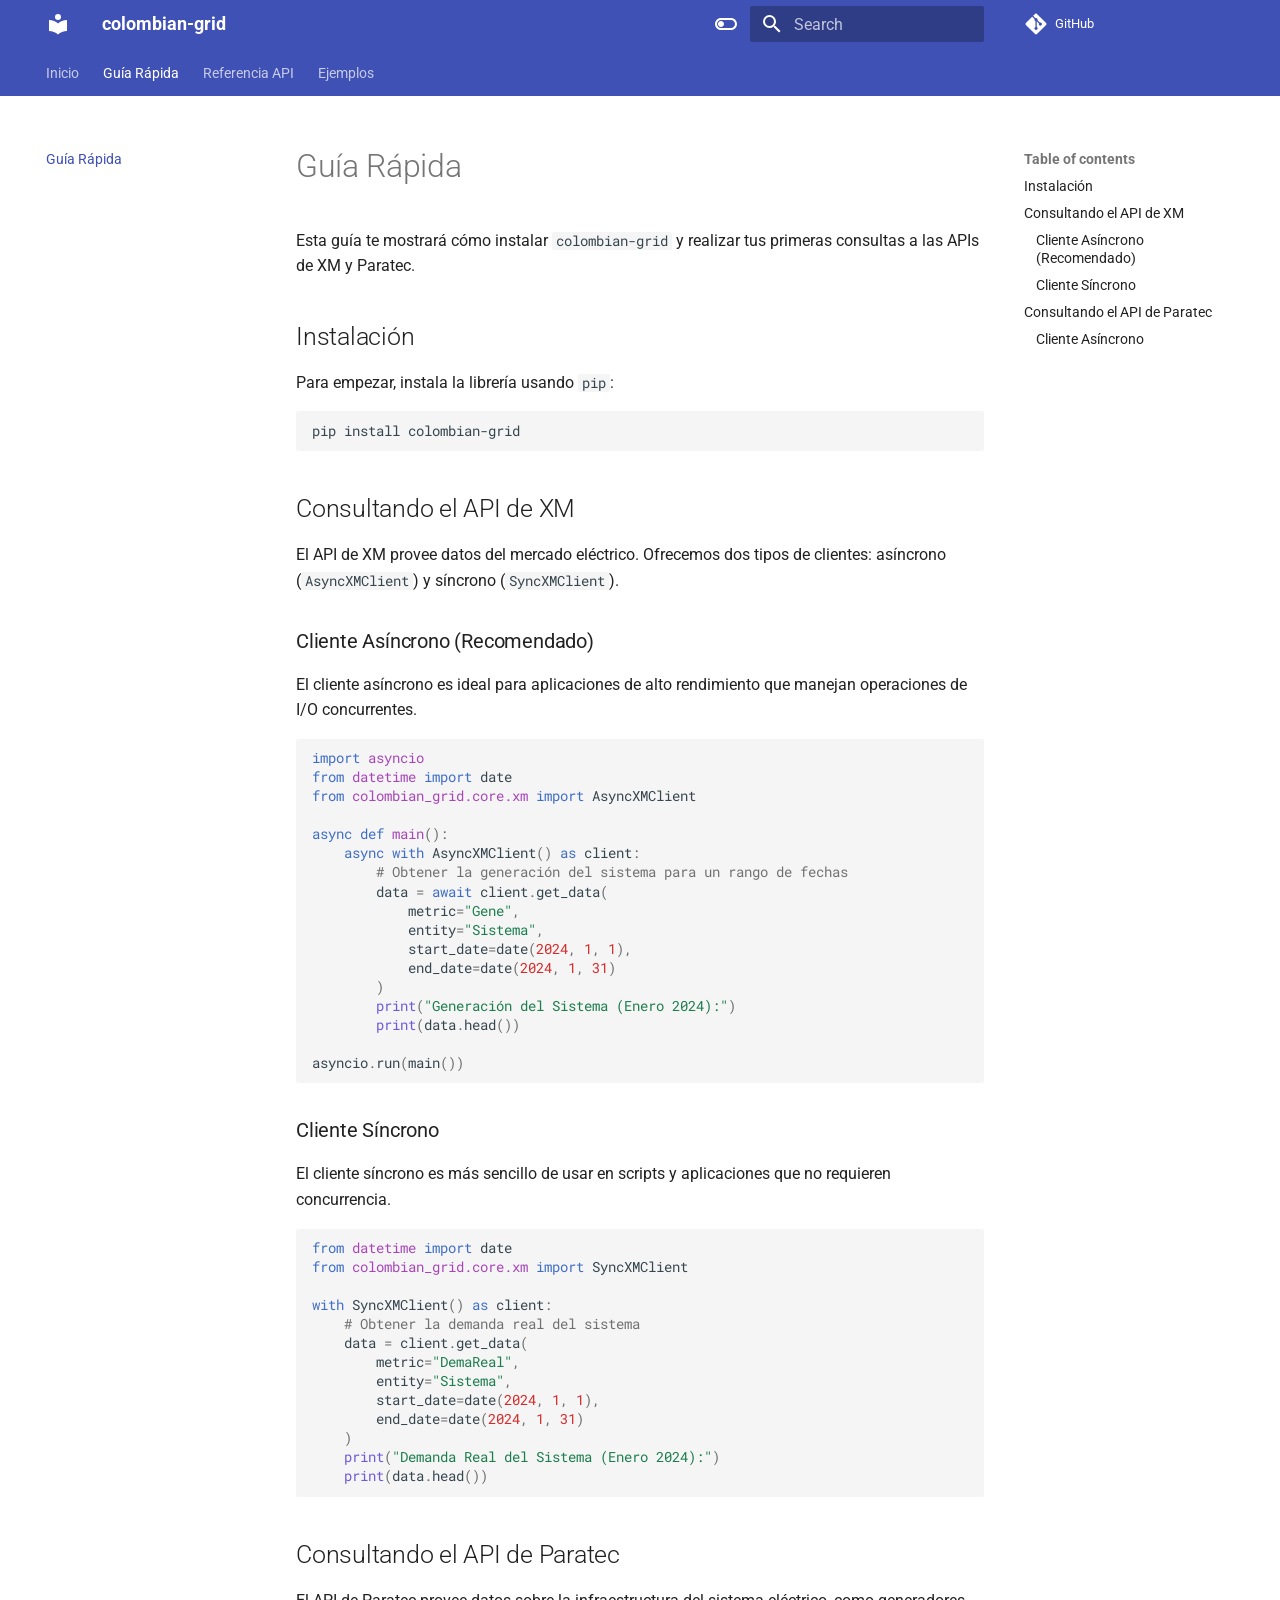
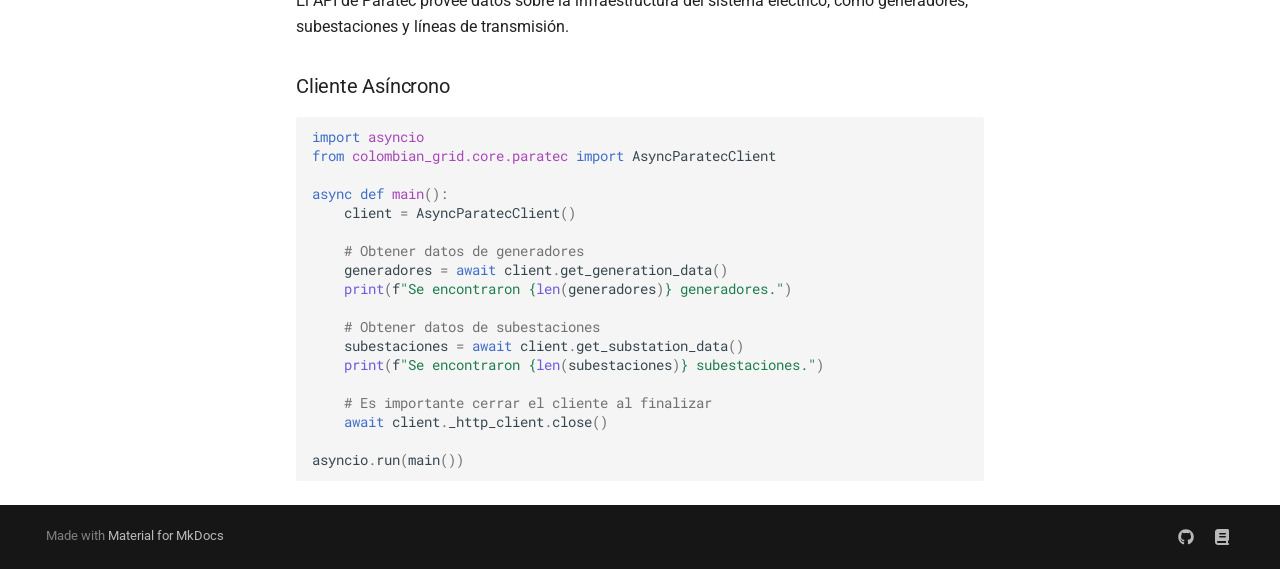
<file: guia/index.html>
<!doctype html>
<html lang="en" class="no-js">
  <head>
    
      <meta charset="utf-8">
      <meta name="viewport" content="width=device-width,initial-scale=1">
      
      
      
        <link rel="canonical" href="https://jccamargo94.github.io/colombian-grid/guia/">
      
      
        <link rel="prev" href="..">
      
      
        <link rel="next" href="../api-reference/">
      
      
      <link rel="icon" href="../assets/images/favicon.png">
      <meta name="generator" content="mkdocs-1.6.1, mkdocs-material-9.6.21">
    
    
      
        <title>Guía Rápida - colombian-grid</title>
      
    
    
      <link rel="stylesheet" href="../assets/stylesheets/main.2a3383ac.min.css">
      
        
        <link rel="stylesheet" href="../assets/stylesheets/palette.06af60db.min.css">
      
      


    
    
      
    
    
      
        
        
        <link rel="preconnect" href="https://fonts.gstatic.com" crossorigin>
        <link rel="stylesheet" href="https://fonts.googleapis.com/css?family=Roboto:300,300i,400,400i,700,700i%7CRoboto+Mono:400,400i,700,700i&display=fallback">
        <style>:root{--md-text-font:"Roboto";--md-code-font:"Roboto Mono"}</style>
      
    
    
      <link rel="stylesheet" href="../assets/_mkdocstrings.css">
    
    <script>__md_scope=new URL("..",location),__md_hash=e=>[...e].reduce(((e,_)=>(e<<5)-e+_.charCodeAt(0)),0),__md_get=(e,_=localStorage,t=__md_scope)=>JSON.parse(_.getItem(t.pathname+"."+e)),__md_set=(e,_,t=localStorage,a=__md_scope)=>{try{t.setItem(a.pathname+"."+e,JSON.stringify(_))}catch(e){}}</script>
    
      

    
    
    
  </head>
  
  
    
    
      
    
    
    
    
    <body dir="ltr" data-md-color-scheme="default" data-md-color-primary="indigo" data-md-color-accent="indigo">
  
    
    <input class="md-toggle" data-md-toggle="drawer" type="checkbox" id="__drawer" autocomplete="off">
    <input class="md-toggle" data-md-toggle="search" type="checkbox" id="__search" autocomplete="off">
    <label class="md-overlay" for="__drawer"></label>
    <div data-md-component="skip">
      
        
        <a href="#guia-rapida" class="md-skip">
          Skip to content
        </a>
      
    </div>
    <div data-md-component="announce">
      
    </div>
    
    
      

<header class="md-header" data-md-component="header">
  <nav class="md-header__inner md-grid" aria-label="Header">
    <a href=".." title="colombian-grid" class="md-header__button md-logo" aria-label="colombian-grid" data-md-component="logo">
      
  
  <svg xmlns="http://www.w3.org/2000/svg" viewBox="0 0 24 24"><path d="M12 8a3 3 0 0 0 3-3 3 3 0 0 0-3-3 3 3 0 0 0-3 3 3 3 0 0 0 3 3m0 3.54C9.64 9.35 6.5 8 3 8v11c3.5 0 6.64 1.35 9 3.54 2.36-2.19 5.5-3.54 9-3.54V8c-3.5 0-6.64 1.35-9 3.54"/></svg>

    </a>
    <label class="md-header__button md-icon" for="__drawer">
      
      <svg xmlns="http://www.w3.org/2000/svg" viewBox="0 0 24 24"><path d="M3 6h18v2H3zm0 5h18v2H3zm0 5h18v2H3z"/></svg>
    </label>
    <div class="md-header__title" data-md-component="header-title">
      <div class="md-header__ellipsis">
        <div class="md-header__topic">
          <span class="md-ellipsis">
            colombian-grid
          </span>
        </div>
        <div class="md-header__topic" data-md-component="header-topic">
          <span class="md-ellipsis">
            
              Guía Rápida
            
          </span>
        </div>
      </div>
    </div>
    
      
        <form class="md-header__option" data-md-component="palette">
  
    
    
    
    <input class="md-option" data-md-color-media="" data-md-color-scheme="default" data-md-color-primary="indigo" data-md-color-accent="indigo"  aria-label="Cambiar a modo oscuro"  type="radio" name="__palette" id="__palette_0">
    
      <label class="md-header__button md-icon" title="Cambiar a modo oscuro" for="__palette_1" hidden>
        <svg xmlns="http://www.w3.org/2000/svg" viewBox="0 0 24 24"><path d="M17 6H7c-3.31 0-6 2.69-6 6s2.69 6 6 6h10c3.31 0 6-2.69 6-6s-2.69-6-6-6m0 10H7c-2.21 0-4-1.79-4-4s1.79-4 4-4h10c2.21 0 4 1.79 4 4s-1.79 4-4 4M7 9c-1.66 0-3 1.34-3 3s1.34 3 3 3 3-1.34 3-3-1.34-3-3-3"/></svg>
      </label>
    
  
    
    
    
    <input class="md-option" data-md-color-media="" data-md-color-scheme="slate" data-md-color-primary="indigo" data-md-color-accent="indigo"  aria-label="Cambiar a modo claro"  type="radio" name="__palette" id="__palette_1">
    
      <label class="md-header__button md-icon" title="Cambiar a modo claro" for="__palette_0" hidden>
        <svg xmlns="http://www.w3.org/2000/svg" viewBox="0 0 24 24"><path d="M17 7H7a5 5 0 0 0-5 5 5 5 0 0 0 5 5h10a5 5 0 0 0 5-5 5 5 0 0 0-5-5m0 8a3 3 0 0 1-3-3 3 3 0 0 1 3-3 3 3 0 0 1 3 3 3 3 0 0 1-3 3"/></svg>
      </label>
    
  
</form>
      
    
    
      <script>var palette=__md_get("__palette");if(palette&&palette.color){if("(prefers-color-scheme)"===palette.color.media){var media=matchMedia("(prefers-color-scheme: light)"),input=document.querySelector(media.matches?"[data-md-color-media='(prefers-color-scheme: light)']":"[data-md-color-media='(prefers-color-scheme: dark)']");palette.color.media=input.getAttribute("data-md-color-media"),palette.color.scheme=input.getAttribute("data-md-color-scheme"),palette.color.primary=input.getAttribute("data-md-color-primary"),palette.color.accent=input.getAttribute("data-md-color-accent")}for(var[key,value]of Object.entries(palette.color))document.body.setAttribute("data-md-color-"+key,value)}</script>
    
    
    
      
      
        <label class="md-header__button md-icon" for="__search">
          
          <svg xmlns="http://www.w3.org/2000/svg" viewBox="0 0 24 24"><path d="M9.5 3A6.5 6.5 0 0 1 16 9.5c0 1.61-.59 3.09-1.56 4.23l.27.27h.79l5 5-1.5 1.5-5-5v-.79l-.27-.27A6.52 6.52 0 0 1 9.5 16 6.5 6.5 0 0 1 3 9.5 6.5 6.5 0 0 1 9.5 3m0 2C7 5 5 7 5 9.5S7 14 9.5 14 14 12 14 9.5 12 5 9.5 5"/></svg>
        </label>
        <div class="md-search" data-md-component="search" role="dialog">
  <label class="md-search__overlay" for="__search"></label>
  <div class="md-search__inner" role="search">
    <form class="md-search__form" name="search">
      <input type="text" class="md-search__input" name="query" aria-label="Search" placeholder="Search" autocapitalize="off" autocorrect="off" autocomplete="off" spellcheck="false" data-md-component="search-query" required>
      <label class="md-search__icon md-icon" for="__search">
        
        <svg xmlns="http://www.w3.org/2000/svg" viewBox="0 0 24 24"><path d="M9.5 3A6.5 6.5 0 0 1 16 9.5c0 1.61-.59 3.09-1.56 4.23l.27.27h.79l5 5-1.5 1.5-5-5v-.79l-.27-.27A6.52 6.52 0 0 1 9.5 16 6.5 6.5 0 0 1 3 9.5 6.5 6.5 0 0 1 9.5 3m0 2C7 5 5 7 5 9.5S7 14 9.5 14 14 12 14 9.5 12 5 9.5 5"/></svg>
        
        <svg xmlns="http://www.w3.org/2000/svg" viewBox="0 0 24 24"><path d="M20 11v2H8l5.5 5.5-1.42 1.42L4.16 12l7.92-7.92L13.5 5.5 8 11z"/></svg>
      </label>
      <nav class="md-search__options" aria-label="Search">
        
        <button type="reset" class="md-search__icon md-icon" title="Clear" aria-label="Clear" tabindex="-1">
          
          <svg xmlns="http://www.w3.org/2000/svg" viewBox="0 0 24 24"><path d="M19 6.41 17.59 5 12 10.59 6.41 5 5 6.41 10.59 12 5 17.59 6.41 19 12 13.41 17.59 19 19 17.59 13.41 12z"/></svg>
        </button>
      </nav>
      
    </form>
    <div class="md-search__output">
      <div class="md-search__scrollwrap" tabindex="0" data-md-scrollfix>
        <div class="md-search-result" data-md-component="search-result">
          <div class="md-search-result__meta">
            Initializing search
          </div>
          <ol class="md-search-result__list" role="presentation"></ol>
        </div>
      </div>
    </div>
  </div>
</div>
      
    
    
      <div class="md-header__source">
        <a href="https://github.com/jccamargo94/colombian-grid" title="Go to repository" class="md-source" data-md-component="source">
  <div class="md-source__icon md-icon">
    
    <svg xmlns="http://www.w3.org/2000/svg" viewBox="0 0 448 512"><!--! Font Awesome Free 7.0.1 by @fontawesome - https://fontawesome.com License - https://fontawesome.com/license/free (Icons: CC BY 4.0, Fonts: SIL OFL 1.1, Code: MIT License) Copyright 2025 Fonticons, Inc.--><path d="M439.6 236.1 244 40.5c-5.4-5.5-12.8-8.5-20.4-8.5s-15 3-20.4 8.4L162.5 81l51.5 51.5c27.1-9.1 52.7 16.8 43.4 43.7l49.7 49.7c34.2-11.8 61.2 31 35.5 56.7-26.5 26.5-70.2-2.9-56-37.3L240.3 199v121.9c25.3 12.5 22.3 41.8 9.1 55-6.4 6.4-15.2 10.1-24.3 10.1s-17.8-3.6-24.3-10.1c-17.6-17.6-11.1-46.9 11.2-56v-123c-20.8-8.5-24.6-30.7-18.6-45L142.6 101 8.5 235.1C3 240.6 0 247.9 0 255.5s3 15 8.5 20.4l195.6 195.7c5.4 5.4 12.7 8.4 20.4 8.4s15-3 20.4-8.4l194.7-194.7c5.4-5.4 8.4-12.8 8.4-20.4s-3-15-8.4-20.4"/></svg>
  </div>
  <div class="md-source__repository">
    GitHub
  </div>
</a>
      </div>
    
  </nav>
  
</header>
    
    <div class="md-container" data-md-component="container">
      
      
        
          
            
<nav class="md-tabs" aria-label="Tabs" data-md-component="tabs">
  <div class="md-grid">
    <ul class="md-tabs__list">
      
        
  
  
  
  
    <li class="md-tabs__item">
      <a href=".." class="md-tabs__link">
        
  
  
    
  
  Inicio

      </a>
    </li>
  

      
        
  
  
  
    
  
  
    <li class="md-tabs__item md-tabs__item--active">
      <a href="./" class="md-tabs__link">
        
  
  
    
  
  Guía Rápida

      </a>
    </li>
  

      
        
  
  
  
  
    <li class="md-tabs__item">
      <a href="../api-reference/" class="md-tabs__link">
        
  
  
    
  
  Referencia API

      </a>
    </li>
  

      
        
  
  
  
  
    <li class="md-tabs__item">
      <a href="../ejemplos/" class="md-tabs__link">
        
  
  
    
  
  Ejemplos

      </a>
    </li>
  

      
    </ul>
  </div>
</nav>
          
        
      
      <main class="md-main" data-md-component="main">
        <div class="md-main__inner md-grid">
          
            
              
              <div class="md-sidebar md-sidebar--primary" data-md-component="sidebar" data-md-type="navigation" >
                <div class="md-sidebar__scrollwrap">
                  <div class="md-sidebar__inner">
                    


  


<nav class="md-nav md-nav--primary md-nav--lifted" aria-label="Navigation" data-md-level="0">
  <label class="md-nav__title" for="__drawer">
    <a href=".." title="colombian-grid" class="md-nav__button md-logo" aria-label="colombian-grid" data-md-component="logo">
      
  
  <svg xmlns="http://www.w3.org/2000/svg" viewBox="0 0 24 24"><path d="M12 8a3 3 0 0 0 3-3 3 3 0 0 0-3-3 3 3 0 0 0-3 3 3 3 0 0 0 3 3m0 3.54C9.64 9.35 6.5 8 3 8v11c3.5 0 6.64 1.35 9 3.54 2.36-2.19 5.5-3.54 9-3.54V8c-3.5 0-6.64 1.35-9 3.54"/></svg>

    </a>
    colombian-grid
  </label>
  
    <div class="md-nav__source">
      <a href="https://github.com/jccamargo94/colombian-grid" title="Go to repository" class="md-source" data-md-component="source">
  <div class="md-source__icon md-icon">
    
    <svg xmlns="http://www.w3.org/2000/svg" viewBox="0 0 448 512"><!--! Font Awesome Free 7.0.1 by @fontawesome - https://fontawesome.com License - https://fontawesome.com/license/free (Icons: CC BY 4.0, Fonts: SIL OFL 1.1, Code: MIT License) Copyright 2025 Fonticons, Inc.--><path d="M439.6 236.1 244 40.5c-5.4-5.5-12.8-8.5-20.4-8.5s-15 3-20.4 8.4L162.5 81l51.5 51.5c27.1-9.1 52.7 16.8 43.4 43.7l49.7 49.7c34.2-11.8 61.2 31 35.5 56.7-26.5 26.5-70.2-2.9-56-37.3L240.3 199v121.9c25.3 12.5 22.3 41.8 9.1 55-6.4 6.4-15.2 10.1-24.3 10.1s-17.8-3.6-24.3-10.1c-17.6-17.6-11.1-46.9 11.2-56v-123c-20.8-8.5-24.6-30.7-18.6-45L142.6 101 8.5 235.1C3 240.6 0 247.9 0 255.5s3 15 8.5 20.4l195.6 195.7c5.4 5.4 12.7 8.4 20.4 8.4s15-3 20.4-8.4l194.7-194.7c5.4-5.4 8.4-12.8 8.4-20.4s-3-15-8.4-20.4"/></svg>
  </div>
  <div class="md-source__repository">
    GitHub
  </div>
</a>
    </div>
  
  <ul class="md-nav__list" data-md-scrollfix>
    
      
      
  
  
  
  
    <li class="md-nav__item">
      <a href=".." class="md-nav__link">
        
  
  
  <span class="md-ellipsis">
    Inicio
    
  </span>
  

      </a>
    </li>
  

    
      
      
  
  
    
  
  
  
    <li class="md-nav__item md-nav__item--active">
      
      <input class="md-nav__toggle md-toggle" type="checkbox" id="__toc">
      
      
        
      
      
        <label class="md-nav__link md-nav__link--active" for="__toc">
          
  
  
  <span class="md-ellipsis">
    Guía Rápida
    
  </span>
  

          <span class="md-nav__icon md-icon"></span>
        </label>
      
      <a href="./" class="md-nav__link md-nav__link--active">
        
  
  
  <span class="md-ellipsis">
    Guía Rápida
    
  </span>
  

      </a>
      
        

<nav class="md-nav md-nav--secondary" aria-label="Table of contents">
  
  
  
    
  
  
    <label class="md-nav__title" for="__toc">
      <span class="md-nav__icon md-icon"></span>
      Table of contents
    </label>
    <ul class="md-nav__list" data-md-component="toc" data-md-scrollfix>
      
        <li class="md-nav__item">
  <a href="#instalacion" class="md-nav__link">
    <span class="md-ellipsis">
      Instalación
    </span>
  </a>
  
</li>
      
        <li class="md-nav__item">
  <a href="#consultando-el-api-de-xm" class="md-nav__link">
    <span class="md-ellipsis">
      Consultando el API de XM
    </span>
  </a>
  
    <nav class="md-nav" aria-label="Consultando el API de XM">
      <ul class="md-nav__list">
        
          <li class="md-nav__item">
  <a href="#cliente-asincrono-recomendado" class="md-nav__link">
    <span class="md-ellipsis">
      Cliente Asíncrono (Recomendado)
    </span>
  </a>
  
</li>
        
          <li class="md-nav__item">
  <a href="#cliente-sincrono" class="md-nav__link">
    <span class="md-ellipsis">
      Cliente Síncrono
    </span>
  </a>
  
</li>
        
      </ul>
    </nav>
  
</li>
      
        <li class="md-nav__item">
  <a href="#consultando-el-api-de-paratec" class="md-nav__link">
    <span class="md-ellipsis">
      Consultando el API de Paratec
    </span>
  </a>
  
    <nav class="md-nav" aria-label="Consultando el API de Paratec">
      <ul class="md-nav__list">
        
          <li class="md-nav__item">
  <a href="#cliente-asincrono" class="md-nav__link">
    <span class="md-ellipsis">
      Cliente Asíncrono
    </span>
  </a>
  
</li>
        
      </ul>
    </nav>
  
</li>
      
    </ul>
  
</nav>
      
    </li>
  

    
      
      
  
  
  
  
    <li class="md-nav__item">
      <a href="../api-reference/" class="md-nav__link">
        
  
  
  <span class="md-ellipsis">
    Referencia API
    
  </span>
  

      </a>
    </li>
  

    
      
      
  
  
  
  
    <li class="md-nav__item">
      <a href="../ejemplos/" class="md-nav__link">
        
  
  
  <span class="md-ellipsis">
    Ejemplos
    
  </span>
  

      </a>
    </li>
  

    
  </ul>
</nav>
                  </div>
                </div>
              </div>
            
            
              
              <div class="md-sidebar md-sidebar--secondary" data-md-component="sidebar" data-md-type="toc" >
                <div class="md-sidebar__scrollwrap">
                  <div class="md-sidebar__inner">
                    

<nav class="md-nav md-nav--secondary" aria-label="Table of contents">
  
  
  
    
  
  
    <label class="md-nav__title" for="__toc">
      <span class="md-nav__icon md-icon"></span>
      Table of contents
    </label>
    <ul class="md-nav__list" data-md-component="toc" data-md-scrollfix>
      
        <li class="md-nav__item">
  <a href="#instalacion" class="md-nav__link">
    <span class="md-ellipsis">
      Instalación
    </span>
  </a>
  
</li>
      
        <li class="md-nav__item">
  <a href="#consultando-el-api-de-xm" class="md-nav__link">
    <span class="md-ellipsis">
      Consultando el API de XM
    </span>
  </a>
  
    <nav class="md-nav" aria-label="Consultando el API de XM">
      <ul class="md-nav__list">
        
          <li class="md-nav__item">
  <a href="#cliente-asincrono-recomendado" class="md-nav__link">
    <span class="md-ellipsis">
      Cliente Asíncrono (Recomendado)
    </span>
  </a>
  
</li>
        
          <li class="md-nav__item">
  <a href="#cliente-sincrono" class="md-nav__link">
    <span class="md-ellipsis">
      Cliente Síncrono
    </span>
  </a>
  
</li>
        
      </ul>
    </nav>
  
</li>
      
        <li class="md-nav__item">
  <a href="#consultando-el-api-de-paratec" class="md-nav__link">
    <span class="md-ellipsis">
      Consultando el API de Paratec
    </span>
  </a>
  
    <nav class="md-nav" aria-label="Consultando el API de Paratec">
      <ul class="md-nav__list">
        
          <li class="md-nav__item">
  <a href="#cliente-asincrono" class="md-nav__link">
    <span class="md-ellipsis">
      Cliente Asíncrono
    </span>
  </a>
  
</li>
        
      </ul>
    </nav>
  
</li>
      
    </ul>
  
</nav>
                  </div>
                </div>
              </div>
            
          
          
            <div class="md-content" data-md-component="content">
              <article class="md-content__inner md-typeset">
                
                  


  
  


<h1 id="guia-rapida">Guía Rápida</h1>
<p>Esta guía te mostrará cómo instalar <code>colombian-grid</code> y realizar tus primeras consultas a las APIs de XM y Paratec.</p>
<h2 id="instalacion">Instalación</h2>
<p>Para empezar, instala la librería usando <code>pip</code>:</p>
<div class="highlight"><pre><span></span><code>pip<span class="w"> </span>install<span class="w"> </span>colombian-grid
</code></pre></div>
<h2 id="consultando-el-api-de-xm">Consultando el API de XM</h2>
<p>El API de XM provee datos del mercado eléctrico. Ofrecemos dos tipos de clientes: asíncrono (<code>AsyncXMClient</code>) y síncrono (<code>SyncXMClient</code>).</p>
<h3 id="cliente-asincrono-recomendado">Cliente Asíncrono (Recomendado)</h3>
<p>El cliente asíncrono es ideal para aplicaciones de alto rendimiento que manejan operaciones de I/O concurrentes.</p>
<div class="highlight"><pre><span></span><code><span class="kn">import</span><span class="w"> </span><span class="nn">asyncio</span>
<span class="kn">from</span><span class="w"> </span><span class="nn">datetime</span><span class="w"> </span><span class="kn">import</span> <span class="n">date</span>
<span class="kn">from</span><span class="w"> </span><span class="nn">colombian_grid.core.xm</span><span class="w"> </span><span class="kn">import</span> <span class="n">AsyncXMClient</span>

<span class="k">async</span> <span class="k">def</span><span class="w"> </span><span class="nf">main</span><span class="p">():</span>
    <span class="k">async</span> <span class="k">with</span> <span class="n">AsyncXMClient</span><span class="p">()</span> <span class="k">as</span> <span class="n">client</span><span class="p">:</span>
        <span class="c1"># Obtener la generación del sistema para un rango de fechas</span>
        <span class="n">data</span> <span class="o">=</span> <span class="k">await</span> <span class="n">client</span><span class="o">.</span><span class="n">get_data</span><span class="p">(</span>
            <span class="n">metric</span><span class="o">=</span><span class="s2">&quot;Gene&quot;</span><span class="p">,</span>
            <span class="n">entity</span><span class="o">=</span><span class="s2">&quot;Sistema&quot;</span><span class="p">,</span>
            <span class="n">start_date</span><span class="o">=</span><span class="n">date</span><span class="p">(</span><span class="mi">2024</span><span class="p">,</span> <span class="mi">1</span><span class="p">,</span> <span class="mi">1</span><span class="p">),</span>
            <span class="n">end_date</span><span class="o">=</span><span class="n">date</span><span class="p">(</span><span class="mi">2024</span><span class="p">,</span> <span class="mi">1</span><span class="p">,</span> <span class="mi">31</span><span class="p">)</span>
        <span class="p">)</span>
        <span class="nb">print</span><span class="p">(</span><span class="s2">&quot;Generación del Sistema (Enero 2024):&quot;</span><span class="p">)</span>
        <span class="nb">print</span><span class="p">(</span><span class="n">data</span><span class="o">.</span><span class="n">head</span><span class="p">())</span>

<span class="n">asyncio</span><span class="o">.</span><span class="n">run</span><span class="p">(</span><span class="n">main</span><span class="p">())</span>
</code></pre></div>
<h3 id="cliente-sincrono">Cliente Síncrono</h3>
<p>El cliente síncrono es más sencillo de usar en scripts y aplicaciones que no requieren concurrencia.</p>
<div class="highlight"><pre><span></span><code><span class="kn">from</span><span class="w"> </span><span class="nn">datetime</span><span class="w"> </span><span class="kn">import</span> <span class="n">date</span>
<span class="kn">from</span><span class="w"> </span><span class="nn">colombian_grid.core.xm</span><span class="w"> </span><span class="kn">import</span> <span class="n">SyncXMClient</span>

<span class="k">with</span> <span class="n">SyncXMClient</span><span class="p">()</span> <span class="k">as</span> <span class="n">client</span><span class="p">:</span>
    <span class="c1"># Obtener la demanda real del sistema</span>
    <span class="n">data</span> <span class="o">=</span> <span class="n">client</span><span class="o">.</span><span class="n">get_data</span><span class="p">(</span>
        <span class="n">metric</span><span class="o">=</span><span class="s2">&quot;DemaReal&quot;</span><span class="p">,</span>
        <span class="n">entity</span><span class="o">=</span><span class="s2">&quot;Sistema&quot;</span><span class="p">,</span>
        <span class="n">start_date</span><span class="o">=</span><span class="n">date</span><span class="p">(</span><span class="mi">2024</span><span class="p">,</span> <span class="mi">1</span><span class="p">,</span> <span class="mi">1</span><span class="p">),</span>
        <span class="n">end_date</span><span class="o">=</span><span class="n">date</span><span class="p">(</span><span class="mi">2024</span><span class="p">,</span> <span class="mi">1</span><span class="p">,</span> <span class="mi">31</span><span class="p">)</span>
    <span class="p">)</span>
    <span class="nb">print</span><span class="p">(</span><span class="s2">&quot;Demanda Real del Sistema (Enero 2024):&quot;</span><span class="p">)</span>
    <span class="nb">print</span><span class="p">(</span><span class="n">data</span><span class="o">.</span><span class="n">head</span><span class="p">())</span>
</code></pre></div>
<h2 id="consultando-el-api-de-paratec">Consultando el API de Paratec</h2>
<p>El API de Paratec provee datos sobre la infraestructura del sistema eléctrico, como generadores, subestaciones y líneas de transmisión.</p>
<h3 id="cliente-asincrono">Cliente Asíncrono</h3>
<div class="highlight"><pre><span></span><code><span class="kn">import</span><span class="w"> </span><span class="nn">asyncio</span>
<span class="kn">from</span><span class="w"> </span><span class="nn">colombian_grid.core.paratec</span><span class="w"> </span><span class="kn">import</span> <span class="n">AsyncParatecClient</span>

<span class="k">async</span> <span class="k">def</span><span class="w"> </span><span class="nf">main</span><span class="p">():</span>
    <span class="n">client</span> <span class="o">=</span> <span class="n">AsyncParatecClient</span><span class="p">()</span>

    <span class="c1"># Obtener datos de generadores</span>
    <span class="n">generadores</span> <span class="o">=</span> <span class="k">await</span> <span class="n">client</span><span class="o">.</span><span class="n">get_generation_data</span><span class="p">()</span>
    <span class="nb">print</span><span class="p">(</span><span class="sa">f</span><span class="s2">&quot;Se encontraron </span><span class="si">{</span><span class="nb">len</span><span class="p">(</span><span class="n">generadores</span><span class="p">)</span><span class="si">}</span><span class="s2"> generadores.&quot;</span><span class="p">)</span>

    <span class="c1"># Obtener datos de subestaciones</span>
    <span class="n">subestaciones</span> <span class="o">=</span> <span class="k">await</span> <span class="n">client</span><span class="o">.</span><span class="n">get_substation_data</span><span class="p">()</span>
    <span class="nb">print</span><span class="p">(</span><span class="sa">f</span><span class="s2">&quot;Se encontraron </span><span class="si">{</span><span class="nb">len</span><span class="p">(</span><span class="n">subestaciones</span><span class="p">)</span><span class="si">}</span><span class="s2"> subestaciones.&quot;</span><span class="p">)</span>

    <span class="c1"># Es importante cerrar el cliente al finalizar</span>
    <span class="k">await</span> <span class="n">client</span><span class="o">.</span><span class="n">_http_client</span><span class="o">.</span><span class="n">close</span><span class="p">()</span>

<span class="n">asyncio</span><span class="o">.</span><span class="n">run</span><span class="p">(</span><span class="n">main</span><span class="p">())</span>
</code></pre></div>












                
              </article>
            </div>
          
          
<script>var target=document.getElementById(location.hash.slice(1));target&&target.name&&(target.checked=target.name.startsWith("__tabbed_"))</script>
        </div>
        
      </main>
      
        <footer class="md-footer">
  
  <div class="md-footer-meta md-typeset">
    <div class="md-footer-meta__inner md-grid">
      <div class="md-copyright">
  
  
    Made with
    <a href="https://squidfunk.github.io/mkdocs-material/" target="_blank" rel="noopener">
      Material for MkDocs
    </a>
  
</div>
      
        
<div class="md-social">
  
    
    
    
    
      
      
    
    <a href="https://github.com/jccamargo94/colombian-grid" target="_blank" rel="noopener" title="github.com" class="md-social__link">
      <svg xmlns="http://www.w3.org/2000/svg" viewBox="0 0 512 512"><!--! Font Awesome Free 7.0.1 by @fontawesome - https://fontawesome.com License - https://fontawesome.com/license/free (Icons: CC BY 4.0, Fonts: SIL OFL 1.1, Code: MIT License) Copyright 2025 Fonticons, Inc.--><path d="M173.9 397.4c0 2-2.3 3.6-5.2 3.6-3.3.3-5.6-1.3-5.6-3.6 0-2 2.3-3.6 5.2-3.6 3-.3 5.6 1.3 5.6 3.6m-31.1-4.5c-.7 2 1.3 4.3 4.3 4.9 2.6 1 5.6 0 6.2-2s-1.3-4.3-4.3-5.2c-2.6-.7-5.5.3-6.2 2.3m44.2-1.7c-2.9.7-4.9 2.6-4.6 4.9.3 2 2.9 3.3 5.9 2.6 2.9-.7 4.9-2.6 4.6-4.6-.3-1.9-3-3.2-5.9-2.9M252.8 8C114.1 8 8 113.3 8 252c0 110.9 69.8 205.8 169.5 239.2 12.8 2.3 17.3-5.6 17.3-12.1 0-6.2-.3-40.4-.3-61.4 0 0-70 15-84.7-29.8 0 0-11.4-29.1-27.8-36.6 0 0-22.9-15.7 1.6-15.4 0 0 24.9 2 38.6 25.8 21.9 38.6 58.6 27.5 72.9 20.9 2.3-16 8.8-27.1 16-33.7-55.9-6.2-112.3-14.3-112.3-110.5 0-27.5 7.6-41.3 23.6-58.9-2.6-6.5-11.1-33.3 2.6-67.9 20.9-6.5 69 27 69 27 20-5.6 41.5-8.5 62.8-8.5s42.8 2.9 62.8 8.5c0 0 48.1-33.6 69-27 13.7 34.7 5.2 61.4 2.6 67.9 16 17.7 25.8 31.5 25.8 58.9 0 96.5-58.9 104.2-114.8 110.5 9.2 7.9 17 22.9 17 46.4 0 33.7-.3 75.4-.3 83.6 0 6.5 4.6 14.4 17.3 12.1C436.2 457.8 504 362.9 504 252 504 113.3 391.5 8 252.8 8M105.2 352.9c-1.3 1-1 3.3.7 5.2 1.6 1.6 3.9 2.3 5.2 1 1.3-1 1-3.3-.7-5.2-1.6-1.6-3.9-2.3-5.2-1m-10.8-8.1c-.7 1.3.3 2.9 2.3 3.9 1.6 1 3.6.7 4.3-.7.7-1.3-.3-2.9-2.3-3.9-2-.6-3.6-.3-4.3.7m32.4 35.6c-1.6 1.3-1 4.3 1.3 6.2 2.3 2.3 5.2 2.6 6.5 1 1.3-1.3.7-4.3-1.3-6.2-2.2-2.3-5.2-2.6-6.5-1m-11.4-14.7c-1.6 1-1.6 3.6 0 5.9s4.3 3.3 5.6 2.3c1.6-1.3 1.6-3.9 0-6.2-1.4-2.3-4-3.3-5.6-2"/></svg>
    </a>
  
    
    
    
    
      
      
    
    <a href="https://jccamargo94.github.io/colombian-grid/" target="_blank" rel="noopener" title="jccamargo94.github.io" class="md-social__link">
      <svg xmlns="http://www.w3.org/2000/svg" viewBox="0 0 448 512"><!--! Font Awesome Free 7.0.1 by @fontawesome - https://fontawesome.com License - https://fontawesome.com/license/free (Icons: CC BY 4.0, Fonts: SIL OFL 1.1, Code: MIT License) Copyright 2025 Fonticons, Inc.--><path d="M384 512H96c-53 0-96-43-96-96V96C0 43 43 0 96 0h304c26.5 0 48 21.5 48 48v288c0 20.9-13.4 38.7-32 45.3V448c17.7 0 32 14.3 32 32s-14.3 32-32 32zM96 384c-17.7 0-32 14.3-32 32s14.3 32 32 32h256v-64zm32-232c0 13.3 10.7 24 24 24h176c13.3 0 24-10.7 24-24s-10.7-24-24-24H152c-13.3 0-24 10.7-24 24m24 72c-13.3 0-24 10.7-24 24s10.7 24 24 24h176c13.3 0 24-10.7 24-24s-10.7-24-24-24z"/></svg>
    </a>
  
</div>
      
    </div>
  </div>
</footer>
      
    </div>
    <div class="md-dialog" data-md-component="dialog">
      <div class="md-dialog__inner md-typeset"></div>
    </div>
    
    
    
      
      <script id="__config" type="application/json">{"base": "..", "features": ["navigation.tabs", "navigation.indexes", "content.tabs"], "search": "../assets/javascripts/workers/search.973d3a69.min.js", "tags": null, "translations": {"clipboard.copied": "Copied to clipboard", "clipboard.copy": "Copy to clipboard", "search.result.more.one": "1 more on this page", "search.result.more.other": "# more on this page", "search.result.none": "No matching documents", "search.result.one": "1 matching document", "search.result.other": "# matching documents", "search.result.placeholder": "Type to start searching", "search.result.term.missing": "Missing", "select.version": "Select version"}, "version": null}</script>
    
    
      <script src="../assets/javascripts/bundle.f55a23d4.min.js"></script>
      
    
  </body>
</html>
</file>
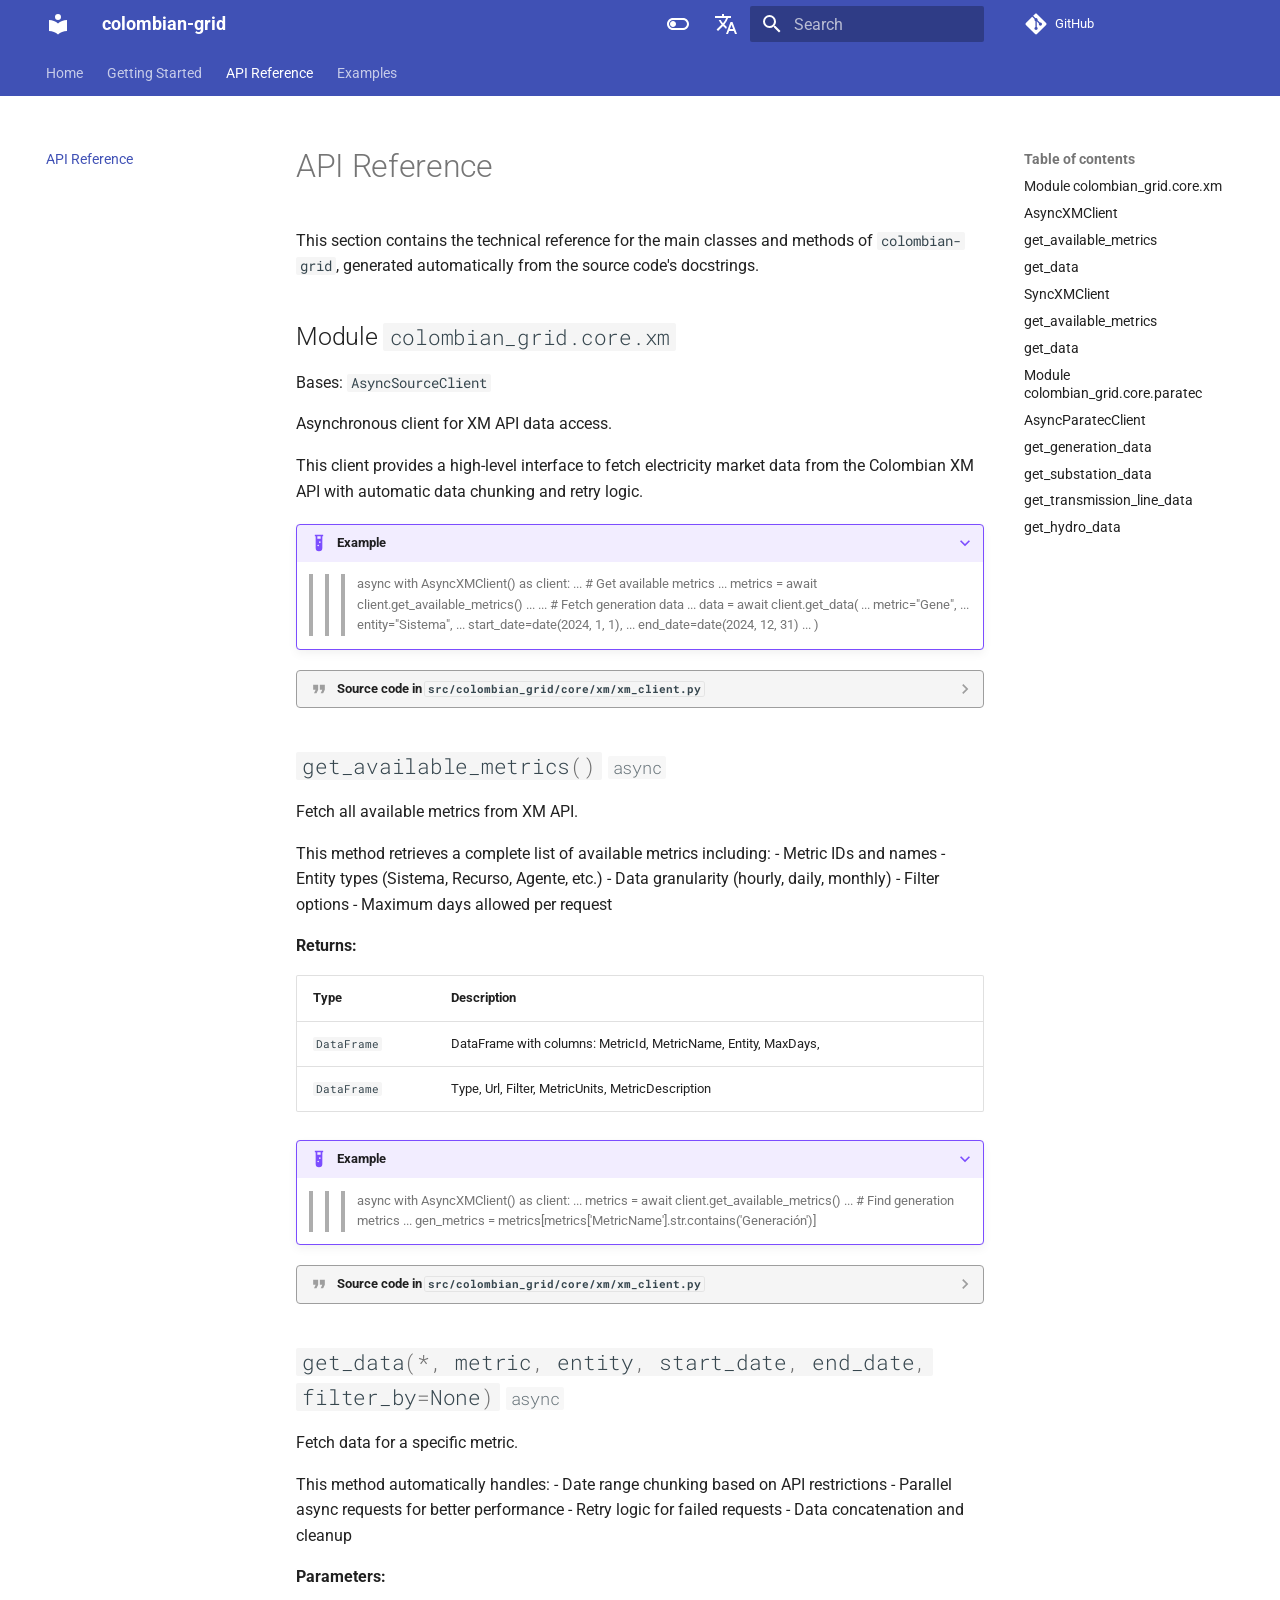
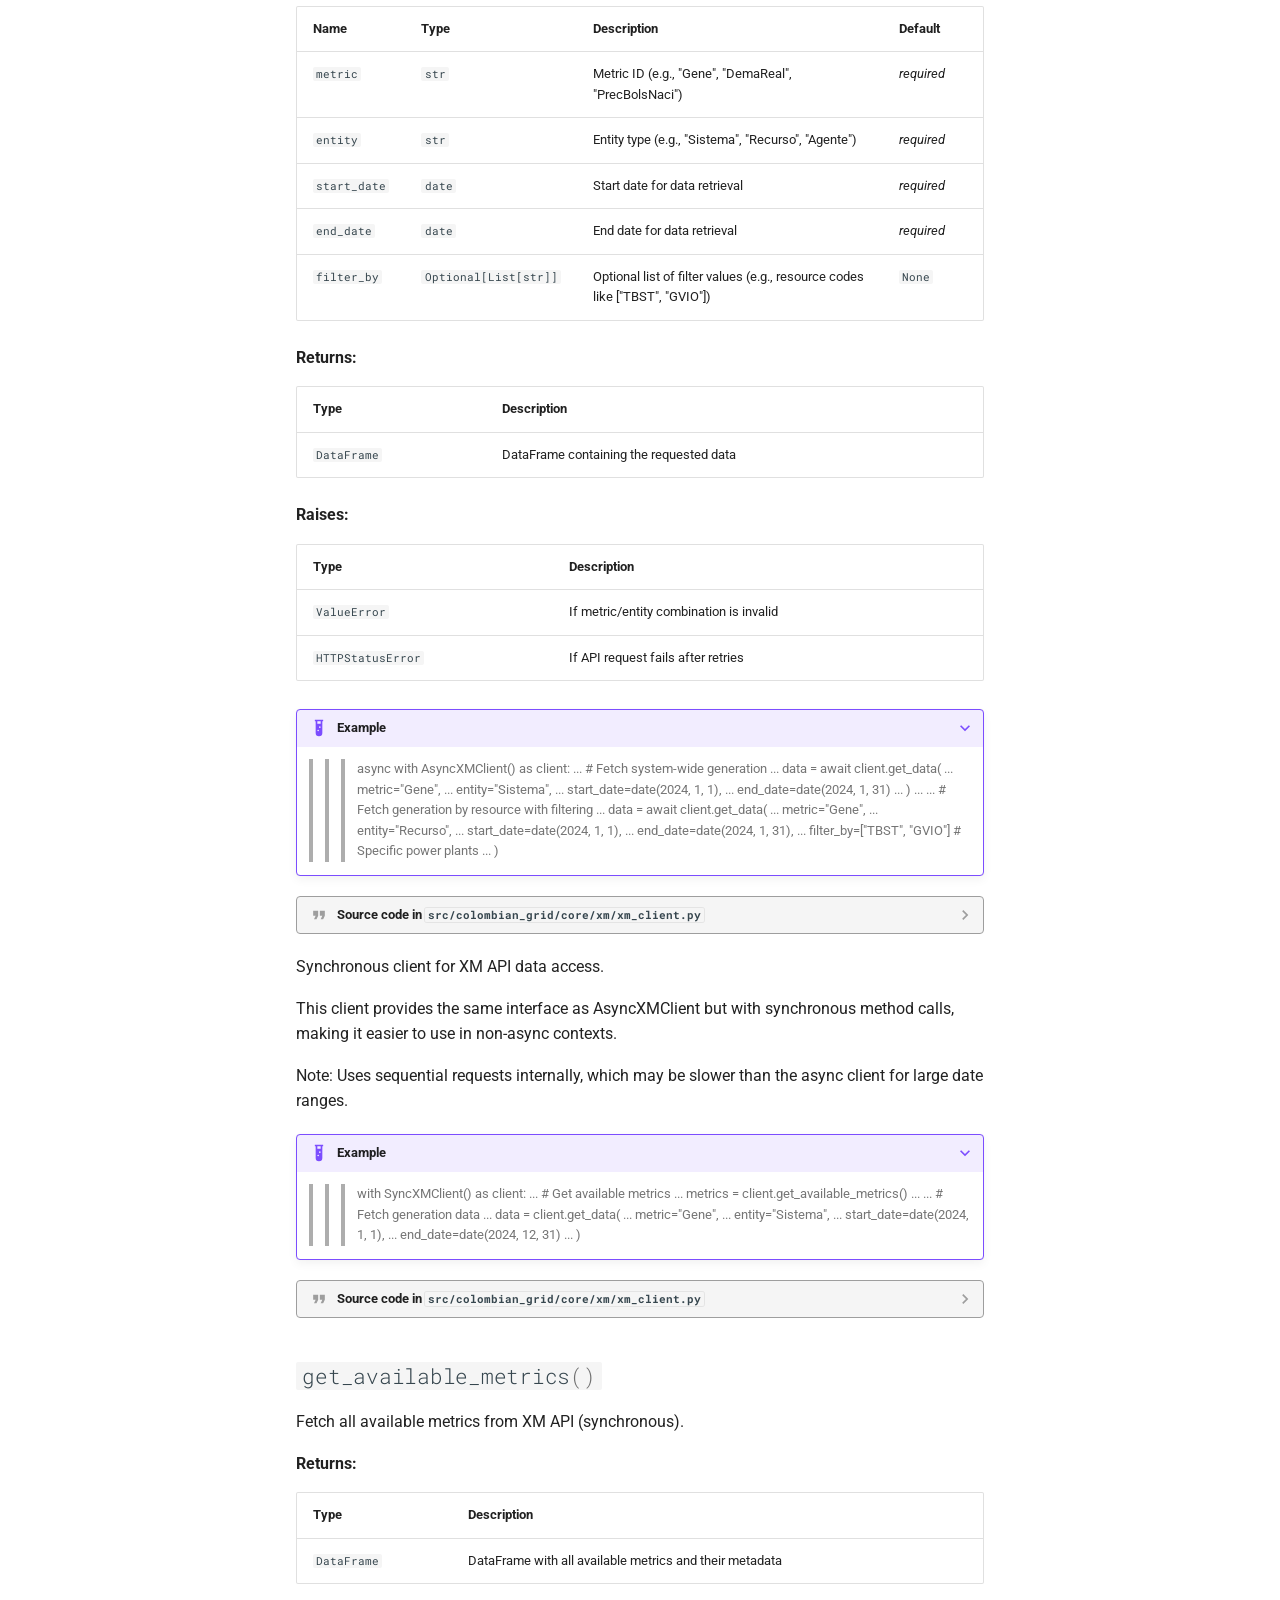
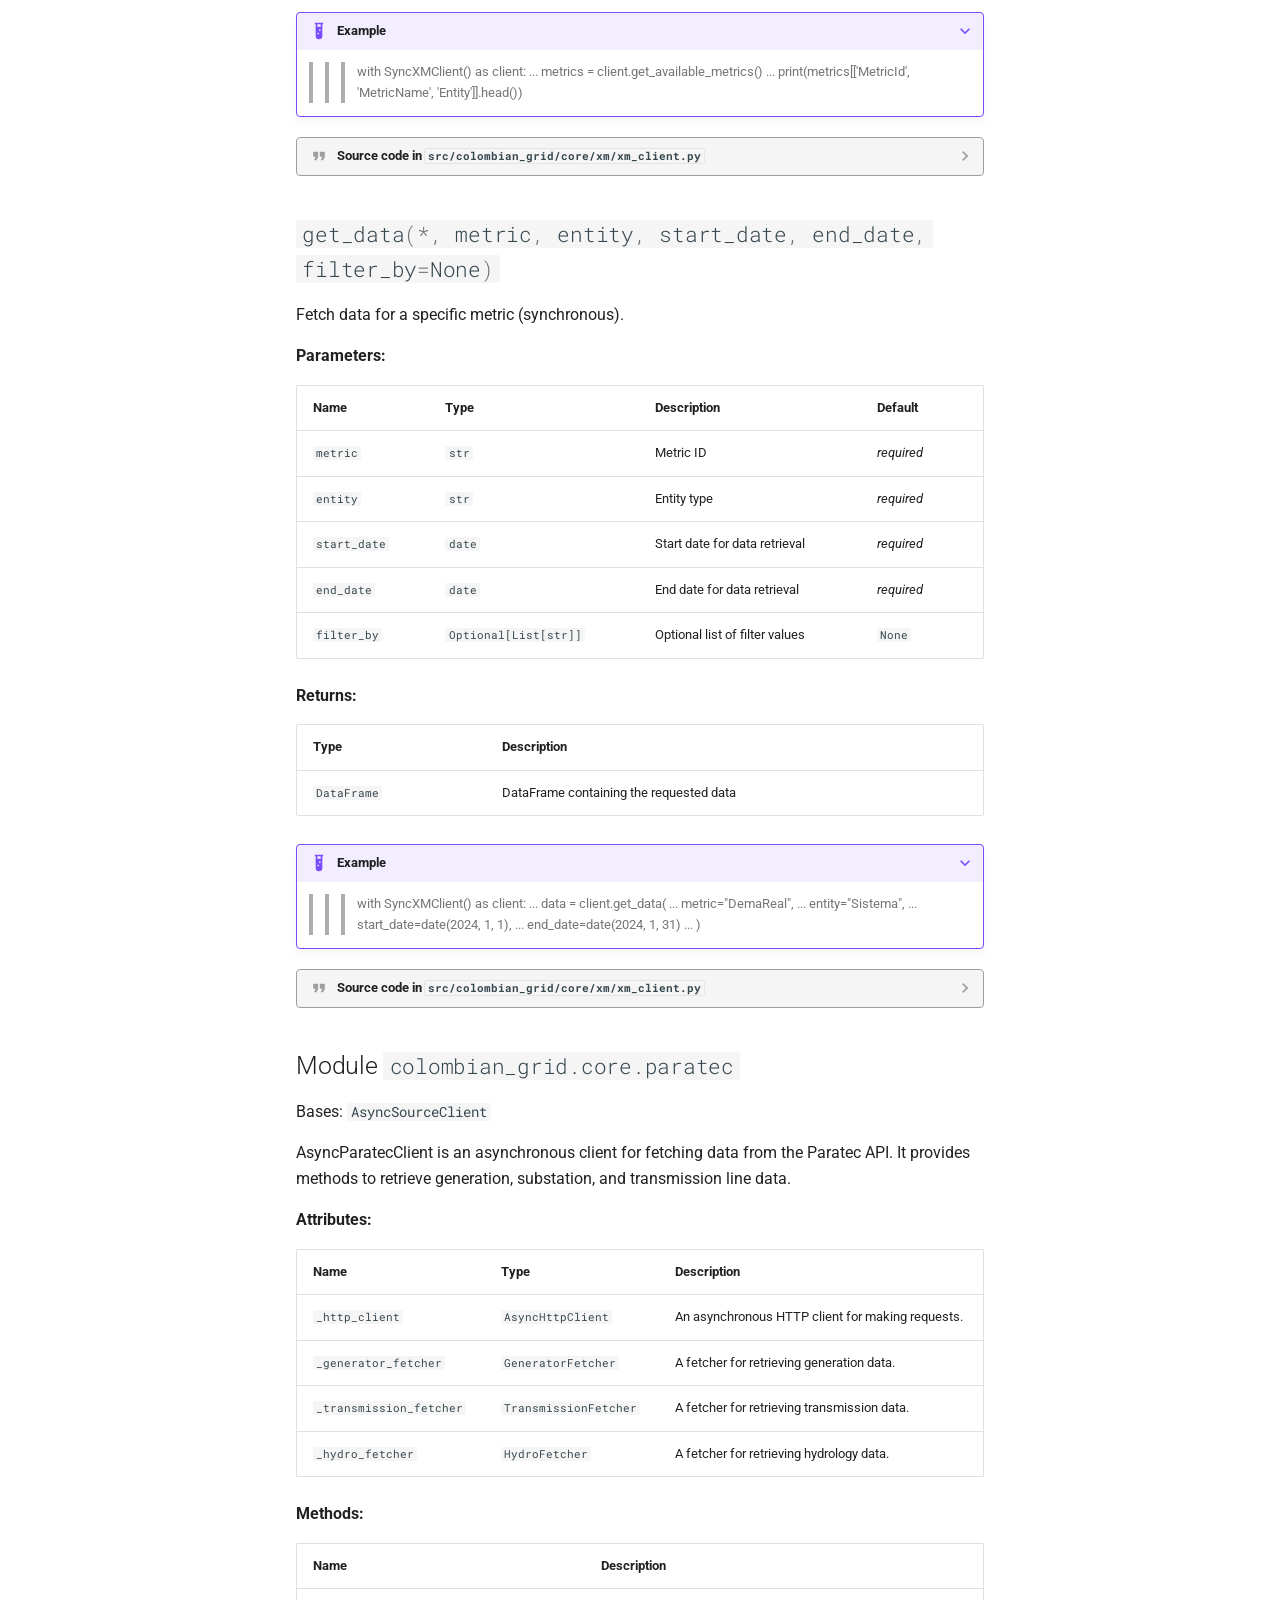
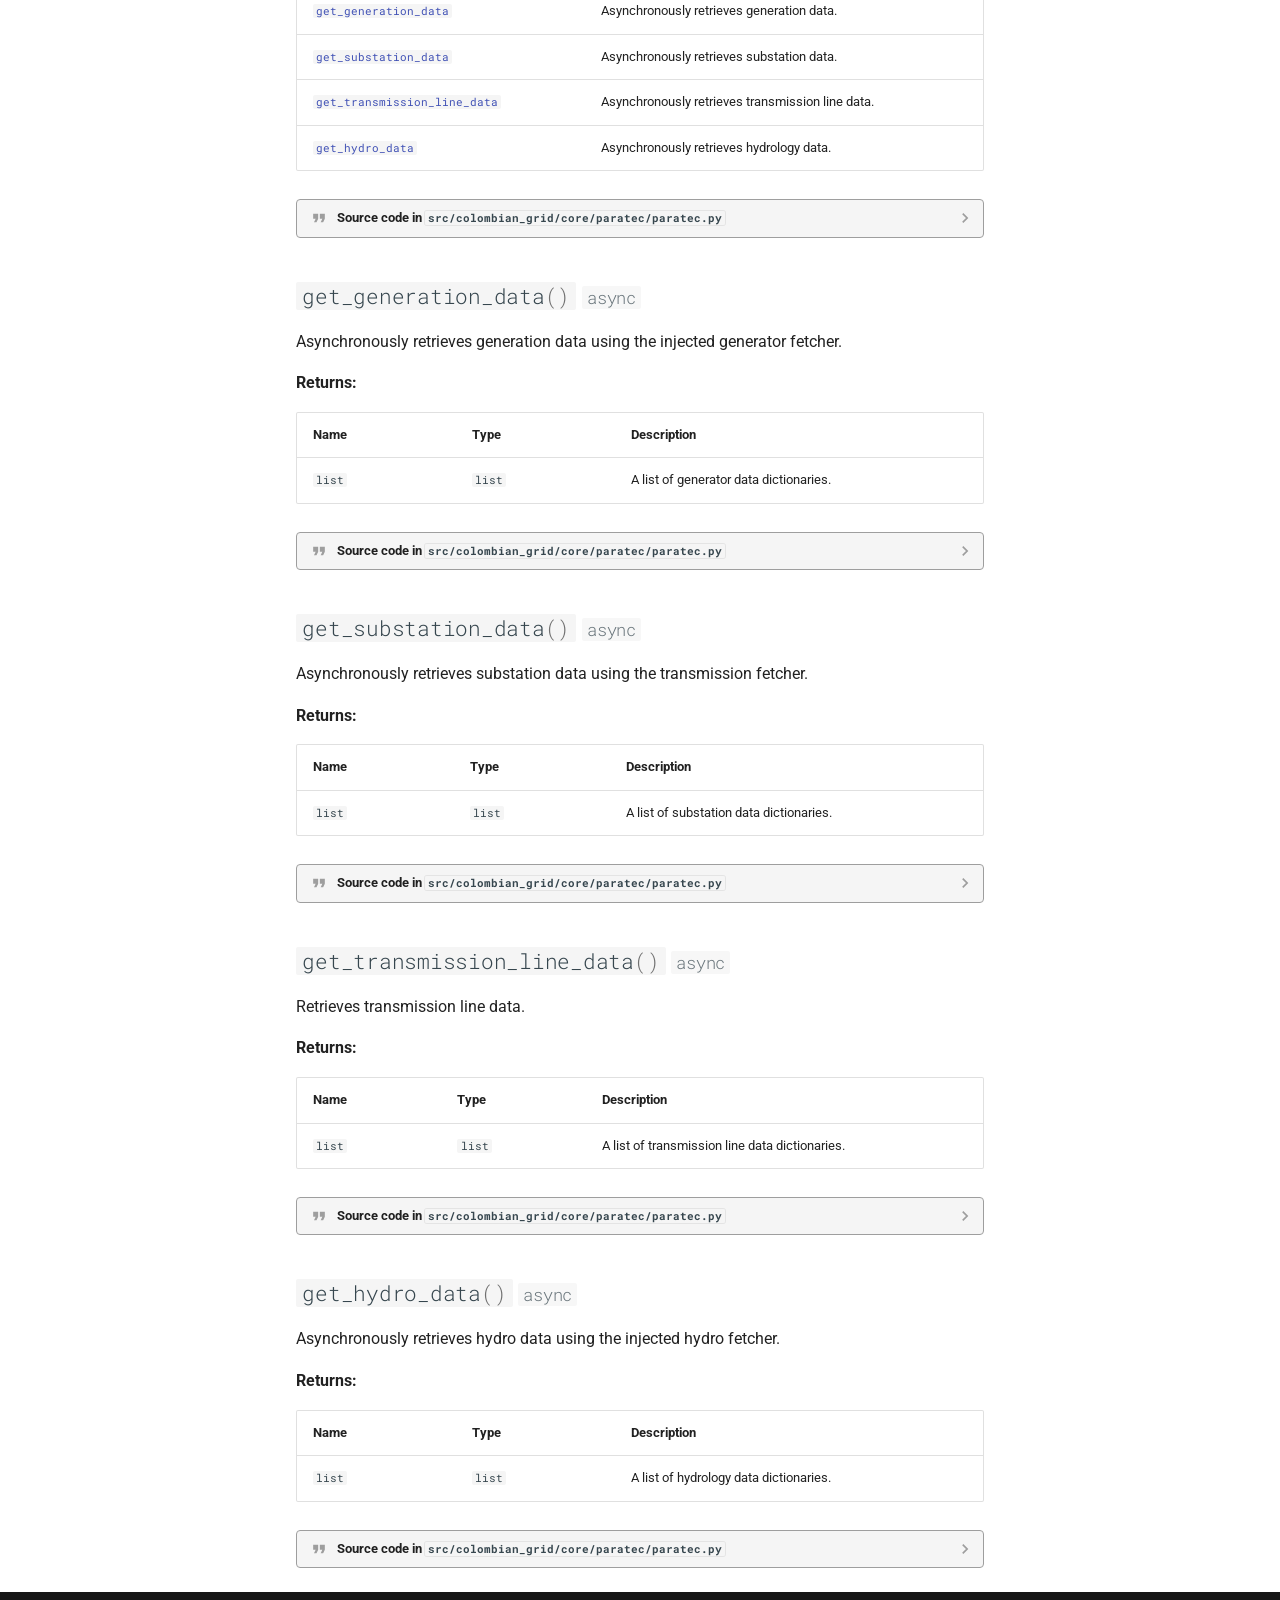
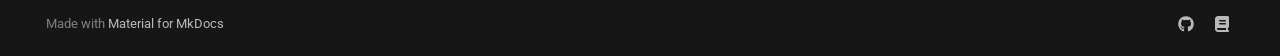
<file: en/api-reference/index.html>
<!doctype html>
<html lang="en" class="no-js">
  <head>
    
      <meta charset="utf-8">
      <meta name="viewport" content="width=device-width,initial-scale=1">
      
      
      
        <link rel="canonical" href="https://jccamargo94.github.io/colombian-grid/en/api-reference/">
      
      
        <link rel="prev" href="../getting-started/">
      
      
        <link rel="next" href="../examples/">
      
      
      <link rel="icon" href="../../assets/favicon.svg">
      <meta name="generator" content="mkdocs-1.6.1, mkdocs-material-9.6.21">
    
    
      
        <title>API Reference - colombian-grid</title>
      
    
    
      <link rel="stylesheet" href="../../assets/stylesheets/main.2a3383ac.min.css">
      
        
        <link rel="stylesheet" href="../../assets/stylesheets/palette.06af60db.min.css">
      
      


    
    
      
    
    
      
        
        
        <link rel="preconnect" href="https://fonts.gstatic.com" crossorigin>
        <link rel="stylesheet" href="https://fonts.googleapis.com/css?family=Roboto:300,300i,400,400i,700,700i%7CRoboto+Mono:400,400i,700,700i&display=fallback">
        <style>:root{--md-text-font:"Roboto";--md-code-font:"Roboto Mono"}</style>
      
    
    
      <link rel="stylesheet" href="../../assets/_mkdocstrings.css">
    
      <link rel="stylesheet" href="../../assets/_mkdocstrings.css">
    
    <script>__md_scope=new URL("../..",location),__md_hash=e=>[...e].reduce(((e,_)=>(e<<5)-e+_.charCodeAt(0)),0),__md_get=(e,_=localStorage,t=__md_scope)=>JSON.parse(_.getItem(t.pathname+"."+e)),__md_set=(e,_,t=localStorage,a=__md_scope)=>{try{t.setItem(a.pathname+"."+e,JSON.stringify(_))}catch(e){}}</script>
    
      

    
    
    
  </head>
  
  
    
    
      
    
    
    
    
    <body dir="ltr" data-md-color-scheme="default" data-md-color-primary="indigo" data-md-color-accent="indigo">
  
    
    <input class="md-toggle" data-md-toggle="drawer" type="checkbox" id="__drawer" autocomplete="off">
    <input class="md-toggle" data-md-toggle="search" type="checkbox" id="__search" autocomplete="off">
    <label class="md-overlay" for="__drawer"></label>
    <div data-md-component="skip">
      
        
        <a href="#api-reference" class="md-skip">
          Skip to content
        </a>
      
    </div>
    <div data-md-component="announce">
      
    </div>
    
    
      

<header class="md-header" data-md-component="header">
  <nav class="md-header__inner md-grid" aria-label="Header">
    <a href="../" title="colombian-grid" class="md-header__button md-logo" aria-label="colombian-grid" data-md-component="logo">
      
  
  <svg xmlns="http://www.w3.org/2000/svg" viewBox="0 0 24 24"><path d="M12 8a3 3 0 0 0 3-3 3 3 0 0 0-3-3 3 3 0 0 0-3 3 3 3 0 0 0 3 3m0 3.54C9.64 9.35 6.5 8 3 8v11c3.5 0 6.64 1.35 9 3.54 2.36-2.19 5.5-3.54 9-3.54V8c-3.5 0-6.64 1.35-9 3.54"/></svg>

    </a>
    <label class="md-header__button md-icon" for="__drawer">
      
      <svg xmlns="http://www.w3.org/2000/svg" viewBox="0 0 24 24"><path d="M3 6h18v2H3zm0 5h18v2H3zm0 5h18v2H3z"/></svg>
    </label>
    <div class="md-header__title" data-md-component="header-title">
      <div class="md-header__ellipsis">
        <div class="md-header__topic">
          <span class="md-ellipsis">
            colombian-grid
          </span>
        </div>
        <div class="md-header__topic" data-md-component="header-topic">
          <span class="md-ellipsis">
            
              API Reference
            
          </span>
        </div>
      </div>
    </div>
    
      
        <form class="md-header__option" data-md-component="palette">
  
    
    
    
    <input class="md-option" data-md-color-media="" data-md-color-scheme="default" data-md-color-primary="indigo" data-md-color-accent="indigo"  aria-label="Cambiar a modo oscuro"  type="radio" name="__palette" id="__palette_0">
    
      <label class="md-header__button md-icon" title="Cambiar a modo oscuro" for="__palette_1" hidden>
        <svg xmlns="http://www.w3.org/2000/svg" viewBox="0 0 24 24"><path d="M17 6H7c-3.31 0-6 2.69-6 6s2.69 6 6 6h10c3.31 0 6-2.69 6-6s-2.69-6-6-6m0 10H7c-2.21 0-4-1.79-4-4s1.79-4 4-4h10c2.21 0 4 1.79 4 4s-1.79 4-4 4M7 9c-1.66 0-3 1.34-3 3s1.34 3 3 3 3-1.34 3-3-1.34-3-3-3"/></svg>
      </label>
    
  
    
    
    
    <input class="md-option" data-md-color-media="" data-md-color-scheme="slate" data-md-color-primary="indigo" data-md-color-accent="indigo"  aria-label="Cambiar a modo claro"  type="radio" name="__palette" id="__palette_1">
    
      <label class="md-header__button md-icon" title="Cambiar a modo claro" for="__palette_0" hidden>
        <svg xmlns="http://www.w3.org/2000/svg" viewBox="0 0 24 24"><path d="M17 7H7a5 5 0 0 0-5 5 5 5 0 0 0 5 5h10a5 5 0 0 0 5-5 5 5 0 0 0-5-5m0 8a3 3 0 0 1-3-3 3 3 0 0 1 3-3 3 3 0 0 1 3 3 3 3 0 0 1-3 3"/></svg>
      </label>
    
  
</form>
      
    
    
      <script>var palette=__md_get("__palette");if(palette&&palette.color){if("(prefers-color-scheme)"===palette.color.media){var media=matchMedia("(prefers-color-scheme: light)"),input=document.querySelector(media.matches?"[data-md-color-media='(prefers-color-scheme: light)']":"[data-md-color-media='(prefers-color-scheme: dark)']");palette.color.media=input.getAttribute("data-md-color-media"),palette.color.scheme=input.getAttribute("data-md-color-scheme"),palette.color.primary=input.getAttribute("data-md-color-primary"),palette.color.accent=input.getAttribute("data-md-color-accent")}for(var[key,value]of Object.entries(palette.color))document.body.setAttribute("data-md-color-"+key,value)}</script>
    
    
      <div class="md-header__option">
  <div class="md-select">
    
    <button class="md-header__button md-icon" aria-label="Select language">
      <svg xmlns="http://www.w3.org/2000/svg" viewBox="0 0 24 24"><path d="m12.87 15.07-2.54-2.51.03-.03A17.5 17.5 0 0 0 14.07 6H17V4h-7V2H8v2H1v2h11.17C11.5 7.92 10.44 9.75 9 11.35 8.07 10.32 7.3 9.19 6.69 8h-2c.73 1.63 1.73 3.17 2.98 4.56l-5.09 5.02L4 19l5-5 3.11 3.11zM18.5 10h-2L12 22h2l1.12-3h4.75L21 22h2zm-2.62 7 1.62-4.33L19.12 17z"/></svg>
    </button>
    <div class="md-select__inner">
      <ul class="md-select__list">
        
          <li class="md-select__item">
            <a href="../../api-reference/" hreflang="es" class="md-select__link">
              Español
            </a>
          </li>
        
          <li class="md-select__item">
            <a href="./" hreflang="en" class="md-select__link">
              English
            </a>
          </li>
        
      </ul>
    </div>
  </div>
</div>
    
    
      
      
        <label class="md-header__button md-icon" for="__search">
          
          <svg xmlns="http://www.w3.org/2000/svg" viewBox="0 0 24 24"><path d="M9.5 3A6.5 6.5 0 0 1 16 9.5c0 1.61-.59 3.09-1.56 4.23l.27.27h.79l5 5-1.5 1.5-5-5v-.79l-.27-.27A6.52 6.52 0 0 1 9.5 16 6.5 6.5 0 0 1 3 9.5 6.5 6.5 0 0 1 9.5 3m0 2C7 5 5 7 5 9.5S7 14 9.5 14 14 12 14 9.5 12 5 9.5 5"/></svg>
        </label>
        <div class="md-search" data-md-component="search" role="dialog">
  <label class="md-search__overlay" for="__search"></label>
  <div class="md-search__inner" role="search">
    <form class="md-search__form" name="search">
      <input type="text" class="md-search__input" name="query" aria-label="Search" placeholder="Search" autocapitalize="off" autocorrect="off" autocomplete="off" spellcheck="false" data-md-component="search-query" required>
      <label class="md-search__icon md-icon" for="__search">
        
        <svg xmlns="http://www.w3.org/2000/svg" viewBox="0 0 24 24"><path d="M9.5 3A6.5 6.5 0 0 1 16 9.5c0 1.61-.59 3.09-1.56 4.23l.27.27h.79l5 5-1.5 1.5-5-5v-.79l-.27-.27A6.52 6.52 0 0 1 9.5 16 6.5 6.5 0 0 1 3 9.5 6.5 6.5 0 0 1 9.5 3m0 2C7 5 5 7 5 9.5S7 14 9.5 14 14 12 14 9.5 12 5 9.5 5"/></svg>
        
        <svg xmlns="http://www.w3.org/2000/svg" viewBox="0 0 24 24"><path d="M20 11v2H8l5.5 5.5-1.42 1.42L4.16 12l7.92-7.92L13.5 5.5 8 11z"/></svg>
      </label>
      <nav class="md-search__options" aria-label="Search">
        
        <button type="reset" class="md-search__icon md-icon" title="Clear" aria-label="Clear" tabindex="-1">
          
          <svg xmlns="http://www.w3.org/2000/svg" viewBox="0 0 24 24"><path d="M19 6.41 17.59 5 12 10.59 6.41 5 5 6.41 10.59 12 5 17.59 6.41 19 12 13.41 17.59 19 19 17.59 13.41 12z"/></svg>
        </button>
      </nav>
      
    </form>
    <div class="md-search__output">
      <div class="md-search__scrollwrap" tabindex="0" data-md-scrollfix>
        <div class="md-search-result" data-md-component="search-result">
          <div class="md-search-result__meta">
            Initializing search
          </div>
          <ol class="md-search-result__list" role="presentation"></ol>
        </div>
      </div>
    </div>
  </div>
</div>
      
    
    
      <div class="md-header__source">
        <a href="https://github.com/jccamargo94/colombian-grid" title="Go to repository" class="md-source" data-md-component="source">
  <div class="md-source__icon md-icon">
    
    <svg xmlns="http://www.w3.org/2000/svg" viewBox="0 0 448 512"><!--! Font Awesome Free 7.0.1 by @fontawesome - https://fontawesome.com License - https://fontawesome.com/license/free (Icons: CC BY 4.0, Fonts: SIL OFL 1.1, Code: MIT License) Copyright 2025 Fonticons, Inc.--><path d="M439.6 236.1 244 40.5c-5.4-5.5-12.8-8.5-20.4-8.5s-15 3-20.4 8.4L162.5 81l51.5 51.5c27.1-9.1 52.7 16.8 43.4 43.7l49.7 49.7c34.2-11.8 61.2 31 35.5 56.7-26.5 26.5-70.2-2.9-56-37.3L240.3 199v121.9c25.3 12.5 22.3 41.8 9.1 55-6.4 6.4-15.2 10.1-24.3 10.1s-17.8-3.6-24.3-10.1c-17.6-17.6-11.1-46.9 11.2-56v-123c-20.8-8.5-24.6-30.7-18.6-45L142.6 101 8.5 235.1C3 240.6 0 247.9 0 255.5s3 15 8.5 20.4l195.6 195.7c5.4 5.4 12.7 8.4 20.4 8.4s15-3 20.4-8.4l194.7-194.7c5.4-5.4 8.4-12.8 8.4-20.4s-3-15-8.4-20.4"/></svg>
  </div>
  <div class="md-source__repository">
    GitHub
  </div>
</a>
      </div>
    
  </nav>
  
</header>
    
    <div class="md-container" data-md-component="container">
      
      
        
          
            
<nav class="md-tabs" aria-label="Tabs" data-md-component="tabs">
  <div class="md-grid">
    <ul class="md-tabs__list">
      
        
  
  
  
  
    <li class="md-tabs__item">
      <a href="../" class="md-tabs__link">
        
  
  
    
  
  Home

      </a>
    </li>
  

      
        
  
  
  
  
    <li class="md-tabs__item">
      <a href="../getting-started/" class="md-tabs__link">
        
  
  
    
  
  Getting Started

      </a>
    </li>
  

      
        
  
  
  
    
  
  
    <li class="md-tabs__item md-tabs__item--active">
      <a href="./" class="md-tabs__link">
        
  
  
    
  
  API Reference

      </a>
    </li>
  

      
        
  
  
  
  
    <li class="md-tabs__item">
      <a href="../examples/" class="md-tabs__link">
        
  
  
    
  
  Examples

      </a>
    </li>
  

      
    </ul>
  </div>
</nav>
          
        
      
      <main class="md-main" data-md-component="main">
        <div class="md-main__inner md-grid">
          
            
              
              <div class="md-sidebar md-sidebar--primary" data-md-component="sidebar" data-md-type="navigation" >
                <div class="md-sidebar__scrollwrap">
                  <div class="md-sidebar__inner">
                    


  


<nav class="md-nav md-nav--primary md-nav--lifted" aria-label="Navigation" data-md-level="0">
  <label class="md-nav__title" for="__drawer">
    <a href="../" title="colombian-grid" class="md-nav__button md-logo" aria-label="colombian-grid" data-md-component="logo">
      
  
  <svg xmlns="http://www.w3.org/2000/svg" viewBox="0 0 24 24"><path d="M12 8a3 3 0 0 0 3-3 3 3 0 0 0-3-3 3 3 0 0 0-3 3 3 3 0 0 0 3 3m0 3.54C9.64 9.35 6.5 8 3 8v11c3.5 0 6.64 1.35 9 3.54 2.36-2.19 5.5-3.54 9-3.54V8c-3.5 0-6.64 1.35-9 3.54"/></svg>

    </a>
    colombian-grid
  </label>
  
    <div class="md-nav__source">
      <a href="https://github.com/jccamargo94/colombian-grid" title="Go to repository" class="md-source" data-md-component="source">
  <div class="md-source__icon md-icon">
    
    <svg xmlns="http://www.w3.org/2000/svg" viewBox="0 0 448 512"><!--! Font Awesome Free 7.0.1 by @fontawesome - https://fontawesome.com License - https://fontawesome.com/license/free (Icons: CC BY 4.0, Fonts: SIL OFL 1.1, Code: MIT License) Copyright 2025 Fonticons, Inc.--><path d="M439.6 236.1 244 40.5c-5.4-5.5-12.8-8.5-20.4-8.5s-15 3-20.4 8.4L162.5 81l51.5 51.5c27.1-9.1 52.7 16.8 43.4 43.7l49.7 49.7c34.2-11.8 61.2 31 35.5 56.7-26.5 26.5-70.2-2.9-56-37.3L240.3 199v121.9c25.3 12.5 22.3 41.8 9.1 55-6.4 6.4-15.2 10.1-24.3 10.1s-17.8-3.6-24.3-10.1c-17.6-17.6-11.1-46.9 11.2-56v-123c-20.8-8.5-24.6-30.7-18.6-45L142.6 101 8.5 235.1C3 240.6 0 247.9 0 255.5s3 15 8.5 20.4l195.6 195.7c5.4 5.4 12.7 8.4 20.4 8.4s15-3 20.4-8.4l194.7-194.7c5.4-5.4 8.4-12.8 8.4-20.4s-3-15-8.4-20.4"/></svg>
  </div>
  <div class="md-source__repository">
    GitHub
  </div>
</a>
    </div>
  
  <ul class="md-nav__list" data-md-scrollfix>
    
      
      
  
  
  
  
    <li class="md-nav__item">
      <a href="../" class="md-nav__link">
        
  
  
  <span class="md-ellipsis">
    Home
    
  </span>
  

      </a>
    </li>
  

    
      
      
  
  
  
  
    <li class="md-nav__item">
      <a href="../getting-started/" class="md-nav__link">
        
  
  
  <span class="md-ellipsis">
    Getting Started
    
  </span>
  

      </a>
    </li>
  

    
      
      
  
  
    
  
  
  
    <li class="md-nav__item md-nav__item--active">
      
      <input class="md-nav__toggle md-toggle" type="checkbox" id="__toc">
      
      
        
      
      
        <label class="md-nav__link md-nav__link--active" for="__toc">
          
  
  
  <span class="md-ellipsis">
    API Reference
    
  </span>
  

          <span class="md-nav__icon md-icon"></span>
        </label>
      
      <a href="./" class="md-nav__link md-nav__link--active">
        
  
  
  <span class="md-ellipsis">
    API Reference
    
  </span>
  

      </a>
      
        

<nav class="md-nav md-nav--secondary" aria-label="Table of contents">
  
  
  
    
  
  
    <label class="md-nav__title" for="__toc">
      <span class="md-nav__icon md-icon"></span>
      Table of contents
    </label>
    <ul class="md-nav__list" data-md-component="toc" data-md-scrollfix>
      
        <li class="md-nav__item">
  <a href="#module-colombian_gridcorexm" class="md-nav__link">
    <span class="md-ellipsis">
      Module colombian_grid.core.xm
    </span>
  </a>
  
</li>
      
        <li class="md-nav__item">
  <a href="#colombian_grid.core.xm.AsyncXMClient" class="md-nav__link">
    <span class="md-ellipsis">
      AsyncXMClient
    </span>
  </a>
  
</li>
      
        <li class="md-nav__item">
  <a href="#colombian_grid.core.xm.AsyncXMClient.get_available_metrics" class="md-nav__link">
    <span class="md-ellipsis">
      get_available_metrics
    </span>
  </a>
  
</li>
      
        <li class="md-nav__item">
  <a href="#colombian_grid.core.xm.AsyncXMClient.get_data" class="md-nav__link">
    <span class="md-ellipsis">
      get_data
    </span>
  </a>
  
</li>
      
        <li class="md-nav__item">
  <a href="#colombian_grid.core.xm.SyncXMClient" class="md-nav__link">
    <span class="md-ellipsis">
      SyncXMClient
    </span>
  </a>
  
</li>
      
        <li class="md-nav__item">
  <a href="#colombian_grid.core.xm.SyncXMClient.get_available_metrics" class="md-nav__link">
    <span class="md-ellipsis">
      get_available_metrics
    </span>
  </a>
  
</li>
      
        <li class="md-nav__item">
  <a href="#colombian_grid.core.xm.SyncXMClient.get_data" class="md-nav__link">
    <span class="md-ellipsis">
      get_data
    </span>
  </a>
  
</li>
      
        <li class="md-nav__item">
  <a href="#module-colombian_gridcoreparatec" class="md-nav__link">
    <span class="md-ellipsis">
      Module colombian_grid.core.paratec
    </span>
  </a>
  
</li>
      
        <li class="md-nav__item">
  <a href="#colombian_grid.core.paratec.AsyncParatecClient" class="md-nav__link">
    <span class="md-ellipsis">
      AsyncParatecClient
    </span>
  </a>
  
</li>
      
        <li class="md-nav__item">
  <a href="#colombian_grid.core.paratec.AsyncParatecClient.get_generation_data" class="md-nav__link">
    <span class="md-ellipsis">
      get_generation_data
    </span>
  </a>
  
</li>
      
        <li class="md-nav__item">
  <a href="#colombian_grid.core.paratec.AsyncParatecClient.get_substation_data" class="md-nav__link">
    <span class="md-ellipsis">
      get_substation_data
    </span>
  </a>
  
</li>
      
        <li class="md-nav__item">
  <a href="#colombian_grid.core.paratec.AsyncParatecClient.get_transmission_line_data" class="md-nav__link">
    <span class="md-ellipsis">
      get_transmission_line_data
    </span>
  </a>
  
</li>
      
        <li class="md-nav__item">
  <a href="#colombian_grid.core.paratec.AsyncParatecClient.get_hydro_data" class="md-nav__link">
    <span class="md-ellipsis">
      get_hydro_data
    </span>
  </a>
  
</li>
      
    </ul>
  
</nav>
      
    </li>
  

    
      
      
  
  
  
  
    <li class="md-nav__item">
      <a href="../examples/" class="md-nav__link">
        
  
  
  <span class="md-ellipsis">
    Examples
    
  </span>
  

      </a>
    </li>
  

    
  </ul>
</nav>
                  </div>
                </div>
              </div>
            
            
              
              <div class="md-sidebar md-sidebar--secondary" data-md-component="sidebar" data-md-type="toc" >
                <div class="md-sidebar__scrollwrap">
                  <div class="md-sidebar__inner">
                    

<nav class="md-nav md-nav--secondary" aria-label="Table of contents">
  
  
  
    
  
  
    <label class="md-nav__title" for="__toc">
      <span class="md-nav__icon md-icon"></span>
      Table of contents
    </label>
    <ul class="md-nav__list" data-md-component="toc" data-md-scrollfix>
      
        <li class="md-nav__item">
  <a href="#module-colombian_gridcorexm" class="md-nav__link">
    <span class="md-ellipsis">
      Module colombian_grid.core.xm
    </span>
  </a>
  
</li>
      
        <li class="md-nav__item">
  <a href="#colombian_grid.core.xm.AsyncXMClient" class="md-nav__link">
    <span class="md-ellipsis">
      AsyncXMClient
    </span>
  </a>
  
</li>
      
        <li class="md-nav__item">
  <a href="#colombian_grid.core.xm.AsyncXMClient.get_available_metrics" class="md-nav__link">
    <span class="md-ellipsis">
      get_available_metrics
    </span>
  </a>
  
</li>
      
        <li class="md-nav__item">
  <a href="#colombian_grid.core.xm.AsyncXMClient.get_data" class="md-nav__link">
    <span class="md-ellipsis">
      get_data
    </span>
  </a>
  
</li>
      
        <li class="md-nav__item">
  <a href="#colombian_grid.core.xm.SyncXMClient" class="md-nav__link">
    <span class="md-ellipsis">
      SyncXMClient
    </span>
  </a>
  
</li>
      
        <li class="md-nav__item">
  <a href="#colombian_grid.core.xm.SyncXMClient.get_available_metrics" class="md-nav__link">
    <span class="md-ellipsis">
      get_available_metrics
    </span>
  </a>
  
</li>
      
        <li class="md-nav__item">
  <a href="#colombian_grid.core.xm.SyncXMClient.get_data" class="md-nav__link">
    <span class="md-ellipsis">
      get_data
    </span>
  </a>
  
</li>
      
        <li class="md-nav__item">
  <a href="#module-colombian_gridcoreparatec" class="md-nav__link">
    <span class="md-ellipsis">
      Module colombian_grid.core.paratec
    </span>
  </a>
  
</li>
      
        <li class="md-nav__item">
  <a href="#colombian_grid.core.paratec.AsyncParatecClient" class="md-nav__link">
    <span class="md-ellipsis">
      AsyncParatecClient
    </span>
  </a>
  
</li>
      
        <li class="md-nav__item">
  <a href="#colombian_grid.core.paratec.AsyncParatecClient.get_generation_data" class="md-nav__link">
    <span class="md-ellipsis">
      get_generation_data
    </span>
  </a>
  
</li>
      
        <li class="md-nav__item">
  <a href="#colombian_grid.core.paratec.AsyncParatecClient.get_substation_data" class="md-nav__link">
    <span class="md-ellipsis">
      get_substation_data
    </span>
  </a>
  
</li>
      
        <li class="md-nav__item">
  <a href="#colombian_grid.core.paratec.AsyncParatecClient.get_transmission_line_data" class="md-nav__link">
    <span class="md-ellipsis">
      get_transmission_line_data
    </span>
  </a>
  
</li>
      
        <li class="md-nav__item">
  <a href="#colombian_grid.core.paratec.AsyncParatecClient.get_hydro_data" class="md-nav__link">
    <span class="md-ellipsis">
      get_hydro_data
    </span>
  </a>
  
</li>
      
    </ul>
  
</nav>
                  </div>
                </div>
              </div>
            
          
          
            <div class="md-content" data-md-component="content">
              <article class="md-content__inner md-typeset">
                
                  


  
  


<h1 id="api-reference">API Reference</h1>
<p>This section contains the technical reference for the main classes and methods of <code>colombian-grid</code>, generated automatically from the source code's docstrings.</p>
<h2 id="module-colombian_gridcorexm">Module <code>colombian_grid.core.xm</code></h2>


<div class="doc doc-object doc-class">



<a id="colombian_grid.core.xm.AsyncXMClient"></a>
    <div class="doc doc-contents first">
            <p class="doc doc-class-bases">
              Bases: <code><span title="colombian_grid.core.base.interfaces.client.AsyncSourceClient">AsyncSourceClient</span></code></p>


        <p>Asynchronous client for XM API data access.</p>
<p>This client provides a high-level interface to fetch electricity market data
from the Colombian XM API with automatic data chunking and retry logic.</p>


<details class="example" open>
  <summary>Example</summary>
  <blockquote>
<blockquote>
<blockquote>
<p>async with AsyncXMClient() as client:
...     # Get available metrics
...     metrics = await client.get_available_metrics()
...
...     # Fetch generation data
...     data = await client.get_data(
...         metric="Gene",
...         entity="Sistema",
...         start_date=date(2024, 1, 1),
...         end_date=date(2024, 12, 31)
...     )</p>
</blockquote>
</blockquote>
</blockquote>
</details>







              <details class="quote">
                <summary>Source code in <code>src/colombian_grid/core/xm/xm_client.py</code></summary>
                <div class="highlight"><table class="highlighttable"><tr><td class="linenos"><div class="linenodiv"><pre><span></span><span class="normal"> 20</span>
<span class="normal"> 21</span>
<span class="normal"> 22</span>
<span class="normal"> 23</span>
<span class="normal"> 24</span>
<span class="normal"> 25</span>
<span class="normal"> 26</span>
<span class="normal"> 27</span>
<span class="normal"> 28</span>
<span class="normal"> 29</span>
<span class="normal"> 30</span>
<span class="normal"> 31</span>
<span class="normal"> 32</span>
<span class="normal"> 33</span>
<span class="normal"> 34</span>
<span class="normal"> 35</span>
<span class="normal"> 36</span>
<span class="normal"> 37</span>
<span class="normal"> 38</span>
<span class="normal"> 39</span>
<span class="normal"> 40</span>
<span class="normal"> 41</span>
<span class="normal"> 42</span>
<span class="normal"> 43</span>
<span class="normal"> 44</span>
<span class="normal"> 45</span>
<span class="normal"> 46</span>
<span class="normal"> 47</span>
<span class="normal"> 48</span>
<span class="normal"> 49</span>
<span class="normal"> 50</span>
<span class="normal"> 51</span>
<span class="normal"> 52</span>
<span class="normal"> 53</span>
<span class="normal"> 54</span>
<span class="normal"> 55</span>
<span class="normal"> 56</span>
<span class="normal"> 57</span>
<span class="normal"> 58</span>
<span class="normal"> 59</span>
<span class="normal"> 60</span>
<span class="normal"> 61</span>
<span class="normal"> 62</span>
<span class="normal"> 63</span>
<span class="normal"> 64</span>
<span class="normal"> 65</span>
<span class="normal"> 66</span>
<span class="normal"> 67</span>
<span class="normal"> 68</span>
<span class="normal"> 69</span>
<span class="normal"> 70</span>
<span class="normal"> 71</span>
<span class="normal"> 72</span>
<span class="normal"> 73</span>
<span class="normal"> 74</span>
<span class="normal"> 75</span>
<span class="normal"> 76</span>
<span class="normal"> 77</span>
<span class="normal"> 78</span>
<span class="normal"> 79</span>
<span class="normal"> 80</span>
<span class="normal"> 81</span>
<span class="normal"> 82</span>
<span class="normal"> 83</span>
<span class="normal"> 84</span>
<span class="normal"> 85</span>
<span class="normal"> 86</span>
<span class="normal"> 87</span>
<span class="normal"> 88</span>
<span class="normal"> 89</span>
<span class="normal"> 90</span>
<span class="normal"> 91</span>
<span class="normal"> 92</span>
<span class="normal"> 93</span>
<span class="normal"> 94</span>
<span class="normal"> 95</span>
<span class="normal"> 96</span>
<span class="normal"> 97</span>
<span class="normal"> 98</span>
<span class="normal"> 99</span>
<span class="normal">100</span>
<span class="normal">101</span>
<span class="normal">102</span>
<span class="normal">103</span>
<span class="normal">104</span>
<span class="normal">105</span>
<span class="normal">106</span>
<span class="normal">107</span>
<span class="normal">108</span>
<span class="normal">109</span>
<span class="normal">110</span>
<span class="normal">111</span>
<span class="normal">112</span>
<span class="normal">113</span>
<span class="normal">114</span>
<span class="normal">115</span>
<span class="normal">116</span>
<span class="normal">117</span>
<span class="normal">118</span>
<span class="normal">119</span>
<span class="normal">120</span>
<span class="normal">121</span>
<span class="normal">122</span>
<span class="normal">123</span>
<span class="normal">124</span>
<span class="normal">125</span>
<span class="normal">126</span>
<span class="normal">127</span>
<span class="normal">128</span>
<span class="normal">129</span>
<span class="normal">130</span>
<span class="normal">131</span>
<span class="normal">132</span></pre></div></td><td class="code"><div><pre><span></span><code><span class="k">class</span><span class="w"> </span><span class="nc">AsyncXMClient</span><span class="p">(</span><span class="n">AsyncSourceClient</span><span class="p">):</span>
<span class="w">    </span><span class="sd">&quot;&quot;&quot;</span>
<span class="sd">    Asynchronous client for XM API data access.</span>

<span class="sd">    This client provides a high-level interface to fetch electricity market data</span>
<span class="sd">    from the Colombian XM API with automatic data chunking and retry logic.</span>

<span class="sd">    Example:</span>
<span class="sd">        &gt;&gt;&gt; async with AsyncXMClient() as client:</span>
<span class="sd">        ...     # Get available metrics</span>
<span class="sd">        ...     metrics = await client.get_available_metrics()</span>
<span class="sd">        ...</span>
<span class="sd">        ...     # Fetch generation data</span>
<span class="sd">        ...     data = await client.get_data(</span>
<span class="sd">        ...         metric=&quot;Gene&quot;,</span>
<span class="sd">        ...         entity=&quot;Sistema&quot;,</span>
<span class="sd">        ...         start_date=date(2024, 1, 1),</span>
<span class="sd">        ...         end_date=date(2024, 12, 31)</span>
<span class="sd">        ...     )</span>
<span class="sd">    &quot;&quot;&quot;</span>

    <span class="k">def</span><span class="w"> </span><span class="fm">__init__</span><span class="p">(</span><span class="bp">self</span><span class="p">,</span> <span class="n">timeout</span><span class="p">:</span> <span class="nb">float</span> <span class="o">=</span> <span class="mf">30.0</span><span class="p">,</span> <span class="n">max_retries</span><span class="p">:</span> <span class="nb">int</span> <span class="o">=</span> <span class="mi">3</span><span class="p">):</span>
<span class="w">        </span><span class="sd">&quot;&quot;&quot;</span>
<span class="sd">        Initialize the async XM client.</span>

<span class="sd">        Args:</span>
<span class="sd">            timeout: Request timeout in seconds (default: 30.0)</span>
<span class="sd">            max_retries: Maximum number of retries for failed requests (default: 3)</span>
<span class="sd">        &quot;&quot;&quot;</span>
        <span class="nb">super</span><span class="p">()</span><span class="o">.</span><span class="fm">__init__</span><span class="p">(</span><span class="n">timeout</span><span class="o">=</span><span class="n">timeout</span><span class="p">,</span> <span class="n">max_retries</span><span class="o">=</span><span class="n">max_retries</span><span class="p">)</span>
        <span class="bp">self</span><span class="o">.</span><span class="n">_fetcher</span> <span class="o">=</span> <span class="n">AsyncXMFetcher</span><span class="p">(</span><span class="bp">self</span><span class="o">.</span><span class="n">_http_client</span><span class="p">)</span>

    <span class="k">async</span> <span class="k">def</span><span class="w"> </span><span class="nf">get_available_metrics</span><span class="p">(</span><span class="bp">self</span><span class="p">)</span> <span class="o">-&gt;</span> <span class="n">pd</span><span class="o">.</span><span class="n">DataFrame</span><span class="p">:</span>
<span class="w">        </span><span class="sd">&quot;&quot;&quot;</span>
<span class="sd">        Fetch all available metrics from XM API.</span>

<span class="sd">        This method retrieves a complete list of available metrics including:</span>
<span class="sd">        - Metric IDs and names</span>
<span class="sd">        - Entity types (Sistema, Recurso, Agente, etc.)</span>
<span class="sd">        - Data granularity (hourly, daily, monthly)</span>
<span class="sd">        - Filter options</span>
<span class="sd">        - Maximum days allowed per request</span>

<span class="sd">        Returns:</span>
<span class="sd">            DataFrame with columns: MetricId, MetricName, Entity, MaxDays,</span>
<span class="sd">            Type, Url, Filter, MetricUnits, MetricDescription</span>

<span class="sd">        Example:</span>
<span class="sd">            &gt;&gt;&gt; async with AsyncXMClient() as client:</span>
<span class="sd">            ...     metrics = await client.get_available_metrics()</span>
<span class="sd">            ...     # Find generation metrics</span>
<span class="sd">            ...     gen_metrics = metrics[metrics[&#39;MetricName&#39;].str.contains(&#39;Generación&#39;)]</span>
<span class="sd">        &quot;&quot;&quot;</span>
        <span class="k">return</span> <span class="k">await</span> <span class="bp">self</span><span class="o">.</span><span class="n">_fetcher</span><span class="o">.</span><span class="n">get_available_metrics</span><span class="p">()</span>

    <span class="k">async</span> <span class="k">def</span><span class="w"> </span><span class="nf">get_data</span><span class="p">(</span>
        <span class="bp">self</span><span class="p">,</span>
        <span class="o">*</span><span class="p">,</span>
        <span class="n">metric</span><span class="p">:</span> <span class="nb">str</span><span class="p">,</span>
        <span class="n">entity</span><span class="p">:</span> <span class="nb">str</span><span class="p">,</span>
        <span class="n">start_date</span><span class="p">:</span> <span class="n">date</span><span class="p">,</span>
        <span class="n">end_date</span><span class="p">:</span> <span class="n">date</span><span class="p">,</span>
        <span class="n">filter_by</span><span class="p">:</span> <span class="n">Optional</span><span class="p">[</span><span class="n">List</span><span class="p">[</span><span class="nb">str</span><span class="p">]]</span> <span class="o">=</span> <span class="kc">None</span><span class="p">,</span>
    <span class="p">)</span> <span class="o">-&gt;</span> <span class="n">pd</span><span class="o">.</span><span class="n">DataFrame</span><span class="p">:</span>
<span class="w">        </span><span class="sd">&quot;&quot;&quot;</span>
<span class="sd">        Fetch data for a specific metric.</span>

<span class="sd">        This method automatically handles:</span>
<span class="sd">        - Date range chunking based on API restrictions</span>
<span class="sd">        - Parallel async requests for better performance</span>
<span class="sd">        - Retry logic for failed requests</span>
<span class="sd">        - Data concatenation and cleanup</span>

<span class="sd">        Args:</span>
<span class="sd">            metric: Metric ID (e.g., &quot;Gene&quot;, &quot;DemaReal&quot;, &quot;PrecBolsNaci&quot;)</span>
<span class="sd">            entity: Entity type (e.g., &quot;Sistema&quot;, &quot;Recurso&quot;, &quot;Agente&quot;)</span>
<span class="sd">            start_date: Start date for data retrieval</span>
<span class="sd">            end_date: End date for data retrieval</span>
<span class="sd">            filter_by: Optional list of filter values (e.g., resource codes like [&quot;TBST&quot;, &quot;GVIO&quot;])</span>

<span class="sd">        Returns:</span>
<span class="sd">            DataFrame containing the requested data</span>

<span class="sd">        Raises:</span>
<span class="sd">            ValueError: If metric/entity combination is invalid</span>
<span class="sd">            httpx.HTTPStatusError: If API request fails after retries</span>

<span class="sd">        Example:</span>
<span class="sd">            &gt;&gt;&gt; async with AsyncXMClient() as client:</span>
<span class="sd">            ...     # Fetch system-wide generation</span>
<span class="sd">            ...     data = await client.get_data(</span>
<span class="sd">            ...         metric=&quot;Gene&quot;,</span>
<span class="sd">            ...         entity=&quot;Sistema&quot;,</span>
<span class="sd">            ...         start_date=date(2024, 1, 1),</span>
<span class="sd">            ...         end_date=date(2024, 1, 31)</span>
<span class="sd">            ...     )</span>
<span class="sd">            ...</span>
<span class="sd">            ...     # Fetch generation by resource with filtering</span>
<span class="sd">            ...     data = await client.get_data(</span>
<span class="sd">            ...         metric=&quot;Gene&quot;,</span>
<span class="sd">            ...         entity=&quot;Recurso&quot;,</span>
<span class="sd">            ...         start_date=date(2024, 1, 1),</span>
<span class="sd">            ...         end_date=date(2024, 1, 31),</span>
<span class="sd">            ...         filter_by=[&quot;TBST&quot;, &quot;GVIO&quot;]  # Specific power plants</span>
<span class="sd">            ...     )</span>
<span class="sd">        &quot;&quot;&quot;</span>
        <span class="k">return</span> <span class="k">await</span> <span class="bp">self</span><span class="o">.</span><span class="n">_fetcher</span><span class="o">.</span><span class="n">get_data</span><span class="p">(</span>
            <span class="n">metric</span><span class="o">=</span><span class="n">metric</span><span class="p">,</span>
            <span class="n">entity</span><span class="o">=</span><span class="n">entity</span><span class="p">,</span>
            <span class="n">start_date</span><span class="o">=</span><span class="n">start_date</span><span class="p">,</span>
            <span class="n">end_date</span><span class="o">=</span><span class="n">end_date</span><span class="p">,</span>
            <span class="n">filter_by</span><span class="o">=</span><span class="n">filter_by</span><span class="p">,</span>
        <span class="p">)</span>
</code></pre></div></td></tr></table></div>
              </details>



  <div class="doc doc-children">










<div class="doc doc-object doc-function">


<h2 id="colombian_grid.core.xm.AsyncXMClient.get_available_metrics" class="doc doc-heading">
            <code class="highlight language-python"><span class="n">get_available_metrics</span><span class="p">()</span></code>

  <span class="doc doc-labels">
      <small class="doc doc-label doc-label-async"><code>async</code></small>
  </span>

</h2>


    <div class="doc doc-contents ">

        <p>Fetch all available metrics from XM API.</p>
<p>This method retrieves a complete list of available metrics including:
- Metric IDs and names
- Entity types (Sistema, Recurso, Agente, etc.)
- Data granularity (hourly, daily, monthly)
- Filter options
- Maximum days allowed per request</p>


    <p><span class="doc-section-title">Returns:</span></p>
    <table>
      <thead>
        <tr>
          <th>Type</th>
          <th>Description</th>
        </tr>
      </thead>
      <tbody>
          <tr class="doc-section-item">
            <td>
                  <code><span title="pandas.DataFrame">DataFrame</span></code>
            </td>
            <td>
              <div class="doc-md-description">
                <p>DataFrame with columns: MetricId, MetricName, Entity, MaxDays,</p>
              </div>
            </td>
          </tr>
          <tr class="doc-section-item">
            <td>
                  <code><span title="pandas.DataFrame">DataFrame</span></code>
            </td>
            <td>
              <div class="doc-md-description">
                <p>Type, Url, Filter, MetricUnits, MetricDescription</p>
              </div>
            </td>
          </tr>
      </tbody>
    </table>


<details class="example" open>
  <summary>Example</summary>
  <blockquote>
<blockquote>
<blockquote>
<p>async with AsyncXMClient() as client:
...     metrics = await client.get_available_metrics()
...     # Find generation metrics
...     gen_metrics = metrics[metrics['MetricName'].str.contains('Generación')]</p>
</blockquote>
</blockquote>
</blockquote>
</details>

            <details class="quote">
              <summary>Source code in <code>src/colombian_grid/core/xm/xm_client.py</code></summary>
              <div class="highlight"><table class="highlighttable"><tr><td class="linenos"><div class="linenodiv"><pre><span></span><span class="normal">52</span>
<span class="normal">53</span>
<span class="normal">54</span>
<span class="normal">55</span>
<span class="normal">56</span>
<span class="normal">57</span>
<span class="normal">58</span>
<span class="normal">59</span>
<span class="normal">60</span>
<span class="normal">61</span>
<span class="normal">62</span>
<span class="normal">63</span>
<span class="normal">64</span>
<span class="normal">65</span>
<span class="normal">66</span>
<span class="normal">67</span>
<span class="normal">68</span>
<span class="normal">69</span>
<span class="normal">70</span>
<span class="normal">71</span>
<span class="normal">72</span>
<span class="normal">73</span></pre></div></td><td class="code"><div><pre><span></span><code><span class="k">async</span> <span class="k">def</span><span class="w"> </span><span class="nf">get_available_metrics</span><span class="p">(</span><span class="bp">self</span><span class="p">)</span> <span class="o">-&gt;</span> <span class="n">pd</span><span class="o">.</span><span class="n">DataFrame</span><span class="p">:</span>
<span class="w">    </span><span class="sd">&quot;&quot;&quot;</span>
<span class="sd">    Fetch all available metrics from XM API.</span>

<span class="sd">    This method retrieves a complete list of available metrics including:</span>
<span class="sd">    - Metric IDs and names</span>
<span class="sd">    - Entity types (Sistema, Recurso, Agente, etc.)</span>
<span class="sd">    - Data granularity (hourly, daily, monthly)</span>
<span class="sd">    - Filter options</span>
<span class="sd">    - Maximum days allowed per request</span>

<span class="sd">    Returns:</span>
<span class="sd">        DataFrame with columns: MetricId, MetricName, Entity, MaxDays,</span>
<span class="sd">        Type, Url, Filter, MetricUnits, MetricDescription</span>

<span class="sd">    Example:</span>
<span class="sd">        &gt;&gt;&gt; async with AsyncXMClient() as client:</span>
<span class="sd">        ...     metrics = await client.get_available_metrics()</span>
<span class="sd">        ...     # Find generation metrics</span>
<span class="sd">        ...     gen_metrics = metrics[metrics[&#39;MetricName&#39;].str.contains(&#39;Generación&#39;)]</span>
<span class="sd">    &quot;&quot;&quot;</span>
    <span class="k">return</span> <span class="k">await</span> <span class="bp">self</span><span class="o">.</span><span class="n">_fetcher</span><span class="o">.</span><span class="n">get_available_metrics</span><span class="p">()</span>
</code></pre></div></td></tr></table></div>
            </details>
    </div>

</div>

<div class="doc doc-object doc-function">


<h2 id="colombian_grid.core.xm.AsyncXMClient.get_data" class="doc doc-heading">
            <code class="highlight language-python"><span class="n">get_data</span><span class="p">(</span><span class="o">*</span><span class="p">,</span> <span class="n">metric</span><span class="p">,</span> <span class="n">entity</span><span class="p">,</span> <span class="n">start_date</span><span class="p">,</span> <span class="n">end_date</span><span class="p">,</span> <span class="n">filter_by</span><span class="o">=</span><span class="kc">None</span><span class="p">)</span></code>

  <span class="doc doc-labels">
      <small class="doc doc-label doc-label-async"><code>async</code></small>
  </span>

</h2>


    <div class="doc doc-contents ">

        <p>Fetch data for a specific metric.</p>
<p>This method automatically handles:
- Date range chunking based on API restrictions
- Parallel async requests for better performance
- Retry logic for failed requests
- Data concatenation and cleanup</p>


<p><span class="doc-section-title">Parameters:</span></p>
    <table>
      <thead>
        <tr>
          <th>Name</th>
          <th>Type</th>
          <th>Description</th>
          <th>Default</th>
        </tr>
      </thead>
      <tbody>
          <tr class="doc-section-item">
            <td>
                <code>metric</code>
            </td>
            <td>
                  <code><span title="str">str</span></code>
            </td>
            <td>
              <div class="doc-md-description">
                <p>Metric ID (e.g., "Gene", "DemaReal", "PrecBolsNaci")</p>
              </div>
            </td>
            <td>
                <em>required</em>
            </td>
          </tr>
          <tr class="doc-section-item">
            <td>
                <code>entity</code>
            </td>
            <td>
                  <code><span title="str">str</span></code>
            </td>
            <td>
              <div class="doc-md-description">
                <p>Entity type (e.g., "Sistema", "Recurso", "Agente")</p>
              </div>
            </td>
            <td>
                <em>required</em>
            </td>
          </tr>
          <tr class="doc-section-item">
            <td>
                <code>start_date</code>
            </td>
            <td>
                  <code><span title="datetime.date">date</span></code>
            </td>
            <td>
              <div class="doc-md-description">
                <p>Start date for data retrieval</p>
              </div>
            </td>
            <td>
                <em>required</em>
            </td>
          </tr>
          <tr class="doc-section-item">
            <td>
                <code>end_date</code>
            </td>
            <td>
                  <code><span title="datetime.date">date</span></code>
            </td>
            <td>
              <div class="doc-md-description">
                <p>End date for data retrieval</p>
              </div>
            </td>
            <td>
                <em>required</em>
            </td>
          </tr>
          <tr class="doc-section-item">
            <td>
                <code>filter_by</code>
            </td>
            <td>
                  <code><span title="typing.Optional">Optional</span>[<span title="typing.List">List</span>[<span title="str">str</span>]]</code>
            </td>
            <td>
              <div class="doc-md-description">
                <p>Optional list of filter values (e.g., resource codes like ["TBST", "GVIO"])</p>
              </div>
            </td>
            <td>
                  <code>None</code>
            </td>
          </tr>
      </tbody>
    </table>


    <p><span class="doc-section-title">Returns:</span></p>
    <table>
      <thead>
        <tr>
          <th>Type</th>
          <th>Description</th>
        </tr>
      </thead>
      <tbody>
          <tr class="doc-section-item">
            <td>
                  <code><span title="pandas.DataFrame">DataFrame</span></code>
            </td>
            <td>
              <div class="doc-md-description">
                <p>DataFrame containing the requested data</p>
              </div>
            </td>
          </tr>
      </tbody>
    </table>


<p><span class="doc-section-title">Raises:</span></p>
    <table>
      <thead>
        <tr>
          <th>Type</th>
          <th>Description</th>
        </tr>
      </thead>
      <tbody>
          <tr class="doc-section-item">
            <td>
                  <code><span title="ValueError">ValueError</span></code>
            </td>
            <td>
              <div class="doc-md-description">
                <p>If metric/entity combination is invalid</p>
              </div>
            </td>
          </tr>
          <tr class="doc-section-item">
            <td>
                  <code><span title="httpx.HTTPStatusError">HTTPStatusError</span></code>
            </td>
            <td>
              <div class="doc-md-description">
                <p>If API request fails after retries</p>
              </div>
            </td>
          </tr>
      </tbody>
    </table>


<details class="example" open>
  <summary>Example</summary>
  <blockquote>
<blockquote>
<blockquote>
<p>async with AsyncXMClient() as client:
...     # Fetch system-wide generation
...     data = await client.get_data(
...         metric="Gene",
...         entity="Sistema",
...         start_date=date(2024, 1, 1),
...         end_date=date(2024, 1, 31)
...     )
...
...     # Fetch generation by resource with filtering
...     data = await client.get_data(
...         metric="Gene",
...         entity="Recurso",
...         start_date=date(2024, 1, 1),
...         end_date=date(2024, 1, 31),
...         filter_by=["TBST", "GVIO"]  # Specific power plants
...     )</p>
</blockquote>
</blockquote>
</blockquote>
</details>

            <details class="quote">
              <summary>Source code in <code>src/colombian_grid/core/xm/xm_client.py</code></summary>
              <div class="highlight"><table class="highlighttable"><tr><td class="linenos"><div class="linenodiv"><pre><span></span><span class="normal"> 75</span>
<span class="normal"> 76</span>
<span class="normal"> 77</span>
<span class="normal"> 78</span>
<span class="normal"> 79</span>
<span class="normal"> 80</span>
<span class="normal"> 81</span>
<span class="normal"> 82</span>
<span class="normal"> 83</span>
<span class="normal"> 84</span>
<span class="normal"> 85</span>
<span class="normal"> 86</span>
<span class="normal"> 87</span>
<span class="normal"> 88</span>
<span class="normal"> 89</span>
<span class="normal"> 90</span>
<span class="normal"> 91</span>
<span class="normal"> 92</span>
<span class="normal"> 93</span>
<span class="normal"> 94</span>
<span class="normal"> 95</span>
<span class="normal"> 96</span>
<span class="normal"> 97</span>
<span class="normal"> 98</span>
<span class="normal"> 99</span>
<span class="normal">100</span>
<span class="normal">101</span>
<span class="normal">102</span>
<span class="normal">103</span>
<span class="normal">104</span>
<span class="normal">105</span>
<span class="normal">106</span>
<span class="normal">107</span>
<span class="normal">108</span>
<span class="normal">109</span>
<span class="normal">110</span>
<span class="normal">111</span>
<span class="normal">112</span>
<span class="normal">113</span>
<span class="normal">114</span>
<span class="normal">115</span>
<span class="normal">116</span>
<span class="normal">117</span>
<span class="normal">118</span>
<span class="normal">119</span>
<span class="normal">120</span>
<span class="normal">121</span>
<span class="normal">122</span>
<span class="normal">123</span>
<span class="normal">124</span>
<span class="normal">125</span>
<span class="normal">126</span>
<span class="normal">127</span>
<span class="normal">128</span>
<span class="normal">129</span>
<span class="normal">130</span>
<span class="normal">131</span>
<span class="normal">132</span></pre></div></td><td class="code"><div><pre><span></span><code><span class="k">async</span> <span class="k">def</span><span class="w"> </span><span class="nf">get_data</span><span class="p">(</span>
    <span class="bp">self</span><span class="p">,</span>
    <span class="o">*</span><span class="p">,</span>
    <span class="n">metric</span><span class="p">:</span> <span class="nb">str</span><span class="p">,</span>
    <span class="n">entity</span><span class="p">:</span> <span class="nb">str</span><span class="p">,</span>
    <span class="n">start_date</span><span class="p">:</span> <span class="n">date</span><span class="p">,</span>
    <span class="n">end_date</span><span class="p">:</span> <span class="n">date</span><span class="p">,</span>
    <span class="n">filter_by</span><span class="p">:</span> <span class="n">Optional</span><span class="p">[</span><span class="n">List</span><span class="p">[</span><span class="nb">str</span><span class="p">]]</span> <span class="o">=</span> <span class="kc">None</span><span class="p">,</span>
<span class="p">)</span> <span class="o">-&gt;</span> <span class="n">pd</span><span class="o">.</span><span class="n">DataFrame</span><span class="p">:</span>
<span class="w">    </span><span class="sd">&quot;&quot;&quot;</span>
<span class="sd">    Fetch data for a specific metric.</span>

<span class="sd">    This method automatically handles:</span>
<span class="sd">    - Date range chunking based on API restrictions</span>
<span class="sd">    - Parallel async requests for better performance</span>
<span class="sd">    - Retry logic for failed requests</span>
<span class="sd">    - Data concatenation and cleanup</span>

<span class="sd">    Args:</span>
<span class="sd">        metric: Metric ID (e.g., &quot;Gene&quot;, &quot;DemaReal&quot;, &quot;PrecBolsNaci&quot;)</span>
<span class="sd">        entity: Entity type (e.g., &quot;Sistema&quot;, &quot;Recurso&quot;, &quot;Agente&quot;)</span>
<span class="sd">        start_date: Start date for data retrieval</span>
<span class="sd">        end_date: End date for data retrieval</span>
<span class="sd">        filter_by: Optional list of filter values (e.g., resource codes like [&quot;TBST&quot;, &quot;GVIO&quot;])</span>

<span class="sd">    Returns:</span>
<span class="sd">        DataFrame containing the requested data</span>

<span class="sd">    Raises:</span>
<span class="sd">        ValueError: If metric/entity combination is invalid</span>
<span class="sd">        httpx.HTTPStatusError: If API request fails after retries</span>

<span class="sd">    Example:</span>
<span class="sd">        &gt;&gt;&gt; async with AsyncXMClient() as client:</span>
<span class="sd">        ...     # Fetch system-wide generation</span>
<span class="sd">        ...     data = await client.get_data(</span>
<span class="sd">        ...         metric=&quot;Gene&quot;,</span>
<span class="sd">        ...         entity=&quot;Sistema&quot;,</span>
<span class="sd">        ...         start_date=date(2024, 1, 1),</span>
<span class="sd">        ...         end_date=date(2024, 1, 31)</span>
<span class="sd">        ...     )</span>
<span class="sd">        ...</span>
<span class="sd">        ...     # Fetch generation by resource with filtering</span>
<span class="sd">        ...     data = await client.get_data(</span>
<span class="sd">        ...         metric=&quot;Gene&quot;,</span>
<span class="sd">        ...         entity=&quot;Recurso&quot;,</span>
<span class="sd">        ...         start_date=date(2024, 1, 1),</span>
<span class="sd">        ...         end_date=date(2024, 1, 31),</span>
<span class="sd">        ...         filter_by=[&quot;TBST&quot;, &quot;GVIO&quot;]  # Specific power plants</span>
<span class="sd">        ...     )</span>
<span class="sd">    &quot;&quot;&quot;</span>
    <span class="k">return</span> <span class="k">await</span> <span class="bp">self</span><span class="o">.</span><span class="n">_fetcher</span><span class="o">.</span><span class="n">get_data</span><span class="p">(</span>
        <span class="n">metric</span><span class="o">=</span><span class="n">metric</span><span class="p">,</span>
        <span class="n">entity</span><span class="o">=</span><span class="n">entity</span><span class="p">,</span>
        <span class="n">start_date</span><span class="o">=</span><span class="n">start_date</span><span class="p">,</span>
        <span class="n">end_date</span><span class="o">=</span><span class="n">end_date</span><span class="p">,</span>
        <span class="n">filter_by</span><span class="o">=</span><span class="n">filter_by</span><span class="p">,</span>
    <span class="p">)</span>
</code></pre></div></td></tr></table></div>
            </details>
    </div>

</div>



  </div>

    </div>

</div>

<div class="doc doc-object doc-class">



<a id="colombian_grid.core.xm.SyncXMClient"></a>
    <div class="doc doc-contents first">


        <p>Synchronous client for XM API data access.</p>
<p>This client provides the same interface as AsyncXMClient but with
synchronous method calls, making it easier to use in non-async contexts.</p>
<p>Note: Uses sequential requests internally, which may be slower than
the async client for large date ranges.</p>


<details class="example" open>
  <summary>Example</summary>
  <blockquote>
<blockquote>
<blockquote>
<p>with SyncXMClient() as client:
...     # Get available metrics
...     metrics = client.get_available_metrics()
...
...     # Fetch generation data
...     data = client.get_data(
...         metric="Gene",
...         entity="Sistema",
...         start_date=date(2024, 1, 1),
...         end_date=date(2024, 12, 31)
...     )</p>
</blockquote>
</blockquote>
</blockquote>
</details>







              <details class="quote">
                <summary>Source code in <code>src/colombian_grid/core/xm/xm_client.py</code></summary>
                <div class="highlight"><table class="highlighttable"><tr><td class="linenos"><div class="linenodiv"><pre><span></span><span class="normal">135</span>
<span class="normal">136</span>
<span class="normal">137</span>
<span class="normal">138</span>
<span class="normal">139</span>
<span class="normal">140</span>
<span class="normal">141</span>
<span class="normal">142</span>
<span class="normal">143</span>
<span class="normal">144</span>
<span class="normal">145</span>
<span class="normal">146</span>
<span class="normal">147</span>
<span class="normal">148</span>
<span class="normal">149</span>
<span class="normal">150</span>
<span class="normal">151</span>
<span class="normal">152</span>
<span class="normal">153</span>
<span class="normal">154</span>
<span class="normal">155</span>
<span class="normal">156</span>
<span class="normal">157</span>
<span class="normal">158</span>
<span class="normal">159</span>
<span class="normal">160</span>
<span class="normal">161</span>
<span class="normal">162</span>
<span class="normal">163</span>
<span class="normal">164</span>
<span class="normal">165</span>
<span class="normal">166</span>
<span class="normal">167</span>
<span class="normal">168</span>
<span class="normal">169</span>
<span class="normal">170</span>
<span class="normal">171</span>
<span class="normal">172</span>
<span class="normal">173</span>
<span class="normal">174</span>
<span class="normal">175</span>
<span class="normal">176</span>
<span class="normal">177</span>
<span class="normal">178</span>
<span class="normal">179</span>
<span class="normal">180</span>
<span class="normal">181</span>
<span class="normal">182</span>
<span class="normal">183</span>
<span class="normal">184</span>
<span class="normal">185</span>
<span class="normal">186</span>
<span class="normal">187</span>
<span class="normal">188</span>
<span class="normal">189</span>
<span class="normal">190</span>
<span class="normal">191</span>
<span class="normal">192</span>
<span class="normal">193</span>
<span class="normal">194</span>
<span class="normal">195</span>
<span class="normal">196</span>
<span class="normal">197</span>
<span class="normal">198</span>
<span class="normal">199</span>
<span class="normal">200</span>
<span class="normal">201</span>
<span class="normal">202</span>
<span class="normal">203</span>
<span class="normal">204</span>
<span class="normal">205</span>
<span class="normal">206</span>
<span class="normal">207</span>
<span class="normal">208</span>
<span class="normal">209</span>
<span class="normal">210</span>
<span class="normal">211</span>
<span class="normal">212</span>
<span class="normal">213</span>
<span class="normal">214</span>
<span class="normal">215</span>
<span class="normal">216</span>
<span class="normal">217</span>
<span class="normal">218</span>
<span class="normal">219</span>
<span class="normal">220</span>
<span class="normal">221</span>
<span class="normal">222</span>
<span class="normal">223</span>
<span class="normal">224</span>
<span class="normal">225</span>
<span class="normal">226</span>
<span class="normal">227</span>
<span class="normal">228</span>
<span class="normal">229</span>
<span class="normal">230</span></pre></div></td><td class="code"><div><pre><span></span><code><span class="k">class</span><span class="w"> </span><span class="nc">SyncXMClient</span><span class="p">:</span>
<span class="w">    </span><span class="sd">&quot;&quot;&quot;</span>
<span class="sd">    Synchronous client for XM API data access.</span>

<span class="sd">    This client provides the same interface as AsyncXMClient but with</span>
<span class="sd">    synchronous method calls, making it easier to use in non-async contexts.</span>

<span class="sd">    Note: Uses sequential requests internally, which may be slower than</span>
<span class="sd">    the async client for large date ranges.</span>

<span class="sd">    Example:</span>
<span class="sd">        &gt;&gt;&gt; with SyncXMClient() as client:</span>
<span class="sd">        ...     # Get available metrics</span>
<span class="sd">        ...     metrics = client.get_available_metrics()</span>
<span class="sd">        ...</span>
<span class="sd">        ...     # Fetch generation data</span>
<span class="sd">        ...     data = client.get_data(</span>
<span class="sd">        ...         metric=&quot;Gene&quot;,</span>
<span class="sd">        ...         entity=&quot;Sistema&quot;,</span>
<span class="sd">        ...         start_date=date(2024, 1, 1),</span>
<span class="sd">        ...         end_date=date(2024, 12, 31)</span>
<span class="sd">        ...     )</span>
<span class="sd">    &quot;&quot;&quot;</span>

    <span class="k">def</span><span class="w"> </span><span class="fm">__init__</span><span class="p">(</span><span class="bp">self</span><span class="p">,</span> <span class="n">timeout</span><span class="p">:</span> <span class="nb">float</span> <span class="o">=</span> <span class="mf">30.0</span><span class="p">,</span> <span class="n">max_retries</span><span class="p">:</span> <span class="nb">int</span> <span class="o">=</span> <span class="mi">3</span><span class="p">):</span>
<span class="w">        </span><span class="sd">&quot;&quot;&quot;</span>
<span class="sd">        Initialize the sync XM client.</span>

<span class="sd">        Args:</span>
<span class="sd">            timeout: Request timeout in seconds (default: 30.0)</span>
<span class="sd">            max_retries: Maximum number of retries for failed requests (default: 3)</span>
<span class="sd">        &quot;&quot;&quot;</span>
        <span class="bp">self</span><span class="o">.</span><span class="n">_http_client</span> <span class="o">=</span> <span class="n">AsyncHttpClient</span><span class="p">(</span><span class="n">timeout</span><span class="o">=</span><span class="n">timeout</span><span class="p">,</span> <span class="n">max_retries</span><span class="o">=</span><span class="n">max_retries</span><span class="p">)</span>
        <span class="bp">self</span><span class="o">.</span><span class="n">_fetcher</span> <span class="o">=</span> <span class="n">SyncXMFetcher</span><span class="p">(</span><span class="bp">self</span><span class="o">.</span><span class="n">_http_client</span><span class="p">)</span>

    <span class="k">def</span><span class="w"> </span><span class="fm">__enter__</span><span class="p">(</span><span class="bp">self</span><span class="p">):</span>
<span class="w">        </span><span class="sd">&quot;&quot;&quot;Context manager entry.&quot;&quot;&quot;</span>
        <span class="k">return</span> <span class="bp">self</span>

    <span class="k">def</span><span class="w"> </span><span class="fm">__exit__</span><span class="p">(</span><span class="bp">self</span><span class="p">,</span> <span class="n">exc_type</span><span class="p">,</span> <span class="n">exc_val</span><span class="p">,</span> <span class="n">exc_tb</span><span class="p">):</span>
<span class="w">        </span><span class="sd">&quot;&quot;&quot;Context manager exit.&quot;&quot;&quot;</span>
        <span class="c1"># For sync context, we don&#39;t need explicit cleanup</span>
        <span class="k">pass</span>

    <span class="k">def</span><span class="w"> </span><span class="nf">get_available_metrics</span><span class="p">(</span><span class="bp">self</span><span class="p">)</span> <span class="o">-&gt;</span> <span class="n">pd</span><span class="o">.</span><span class="n">DataFrame</span><span class="p">:</span>
<span class="w">        </span><span class="sd">&quot;&quot;&quot;</span>
<span class="sd">        Fetch all available metrics from XM API (synchronous).</span>

<span class="sd">        Returns:</span>
<span class="sd">            DataFrame with all available metrics and their metadata</span>

<span class="sd">        Example:</span>
<span class="sd">            &gt;&gt;&gt; with SyncXMClient() as client:</span>
<span class="sd">            ...     metrics = client.get_available_metrics()</span>
<span class="sd">            ...     print(metrics[[&#39;MetricId&#39;, &#39;MetricName&#39;, &#39;Entity&#39;]].head())</span>
<span class="sd">        &quot;&quot;&quot;</span>
        <span class="k">return</span> <span class="bp">self</span><span class="o">.</span><span class="n">_fetcher</span><span class="o">.</span><span class="n">get_available_metrics</span><span class="p">()</span>

    <span class="k">def</span><span class="w"> </span><span class="nf">get_data</span><span class="p">(</span>
        <span class="bp">self</span><span class="p">,</span>
        <span class="o">*</span><span class="p">,</span>
        <span class="n">metric</span><span class="p">:</span> <span class="nb">str</span><span class="p">,</span>
        <span class="n">entity</span><span class="p">:</span> <span class="nb">str</span><span class="p">,</span>
        <span class="n">start_date</span><span class="p">:</span> <span class="n">date</span><span class="p">,</span>
        <span class="n">end_date</span><span class="p">:</span> <span class="n">date</span><span class="p">,</span>
        <span class="n">filter_by</span><span class="p">:</span> <span class="n">Optional</span><span class="p">[</span><span class="n">List</span><span class="p">[</span><span class="nb">str</span><span class="p">]]</span> <span class="o">=</span> <span class="kc">None</span><span class="p">,</span>
    <span class="p">)</span> <span class="o">-&gt;</span> <span class="n">pd</span><span class="o">.</span><span class="n">DataFrame</span><span class="p">:</span>
<span class="w">        </span><span class="sd">&quot;&quot;&quot;</span>
<span class="sd">        Fetch data for a specific metric (synchronous).</span>

<span class="sd">        Args:</span>
<span class="sd">            metric: Metric ID</span>
<span class="sd">            entity: Entity type</span>
<span class="sd">            start_date: Start date for data retrieval</span>
<span class="sd">            end_date: End date for data retrieval</span>
<span class="sd">            filter_by: Optional list of filter values</span>

<span class="sd">        Returns:</span>
<span class="sd">            DataFrame containing the requested data</span>

<span class="sd">        Example:</span>
<span class="sd">            &gt;&gt;&gt; with SyncXMClient() as client:</span>
<span class="sd">            ...     data = client.get_data(</span>
<span class="sd">            ...         metric=&quot;DemaReal&quot;,</span>
<span class="sd">            ...         entity=&quot;Sistema&quot;,</span>
<span class="sd">            ...         start_date=date(2024, 1, 1),</span>
<span class="sd">            ...         end_date=date(2024, 1, 31)</span>
<span class="sd">            ...     )</span>
<span class="sd">        &quot;&quot;&quot;</span>
        <span class="k">return</span> <span class="bp">self</span><span class="o">.</span><span class="n">_fetcher</span><span class="o">.</span><span class="n">get_data</span><span class="p">(</span>
            <span class="n">metric</span><span class="o">=</span><span class="n">metric</span><span class="p">,</span>
            <span class="n">entity</span><span class="o">=</span><span class="n">entity</span><span class="p">,</span>
            <span class="n">start_date</span><span class="o">=</span><span class="n">start_date</span><span class="p">,</span>
            <span class="n">end_date</span><span class="o">=</span><span class="n">end_date</span><span class="p">,</span>
            <span class="n">filter_by</span><span class="o">=</span><span class="n">filter_by</span><span class="p">,</span>
        <span class="p">)</span>
</code></pre></div></td></tr></table></div>
              </details>



  <div class="doc doc-children">










<div class="doc doc-object doc-function">


<h2 id="colombian_grid.core.xm.SyncXMClient.get_available_metrics" class="doc doc-heading">
            <code class="highlight language-python"><span class="n">get_available_metrics</span><span class="p">()</span></code>

</h2>


    <div class="doc doc-contents ">

        <p>Fetch all available metrics from XM API (synchronous).</p>


    <p><span class="doc-section-title">Returns:</span></p>
    <table>
      <thead>
        <tr>
          <th>Type</th>
          <th>Description</th>
        </tr>
      </thead>
      <tbody>
          <tr class="doc-section-item">
            <td>
                  <code><span title="pandas.DataFrame">DataFrame</span></code>
            </td>
            <td>
              <div class="doc-md-description">
                <p>DataFrame with all available metrics and their metadata</p>
              </div>
            </td>
          </tr>
      </tbody>
    </table>


<details class="example" open>
  <summary>Example</summary>
  <blockquote>
<blockquote>
<blockquote>
<p>with SyncXMClient() as client:
...     metrics = client.get_available_metrics()
...     print(metrics[['MetricId', 'MetricName', 'Entity']].head())</p>
</blockquote>
</blockquote>
</blockquote>
</details>

            <details class="quote">
              <summary>Source code in <code>src/colombian_grid/core/xm/xm_client.py</code></summary>
              <div class="highlight"><table class="highlighttable"><tr><td class="linenos"><div class="linenodiv"><pre><span></span><span class="normal">179</span>
<span class="normal">180</span>
<span class="normal">181</span>
<span class="normal">182</span>
<span class="normal">183</span>
<span class="normal">184</span>
<span class="normal">185</span>
<span class="normal">186</span>
<span class="normal">187</span>
<span class="normal">188</span>
<span class="normal">189</span>
<span class="normal">190</span>
<span class="normal">191</span></pre></div></td><td class="code"><div><pre><span></span><code><span class="k">def</span><span class="w"> </span><span class="nf">get_available_metrics</span><span class="p">(</span><span class="bp">self</span><span class="p">)</span> <span class="o">-&gt;</span> <span class="n">pd</span><span class="o">.</span><span class="n">DataFrame</span><span class="p">:</span>
<span class="w">    </span><span class="sd">&quot;&quot;&quot;</span>
<span class="sd">    Fetch all available metrics from XM API (synchronous).</span>

<span class="sd">    Returns:</span>
<span class="sd">        DataFrame with all available metrics and their metadata</span>

<span class="sd">    Example:</span>
<span class="sd">        &gt;&gt;&gt; with SyncXMClient() as client:</span>
<span class="sd">        ...     metrics = client.get_available_metrics()</span>
<span class="sd">        ...     print(metrics[[&#39;MetricId&#39;, &#39;MetricName&#39;, &#39;Entity&#39;]].head())</span>
<span class="sd">    &quot;&quot;&quot;</span>
    <span class="k">return</span> <span class="bp">self</span><span class="o">.</span><span class="n">_fetcher</span><span class="o">.</span><span class="n">get_available_metrics</span><span class="p">()</span>
</code></pre></div></td></tr></table></div>
            </details>
    </div>

</div>

<div class="doc doc-object doc-function">


<h2 id="colombian_grid.core.xm.SyncXMClient.get_data" class="doc doc-heading">
            <code class="highlight language-python"><span class="n">get_data</span><span class="p">(</span><span class="o">*</span><span class="p">,</span> <span class="n">metric</span><span class="p">,</span> <span class="n">entity</span><span class="p">,</span> <span class="n">start_date</span><span class="p">,</span> <span class="n">end_date</span><span class="p">,</span> <span class="n">filter_by</span><span class="o">=</span><span class="kc">None</span><span class="p">)</span></code>

</h2>


    <div class="doc doc-contents ">

        <p>Fetch data for a specific metric (synchronous).</p>


<p><span class="doc-section-title">Parameters:</span></p>
    <table>
      <thead>
        <tr>
          <th>Name</th>
          <th>Type</th>
          <th>Description</th>
          <th>Default</th>
        </tr>
      </thead>
      <tbody>
          <tr class="doc-section-item">
            <td>
                <code>metric</code>
            </td>
            <td>
                  <code><span title="str">str</span></code>
            </td>
            <td>
              <div class="doc-md-description">
                <p>Metric ID</p>
              </div>
            </td>
            <td>
                <em>required</em>
            </td>
          </tr>
          <tr class="doc-section-item">
            <td>
                <code>entity</code>
            </td>
            <td>
                  <code><span title="str">str</span></code>
            </td>
            <td>
              <div class="doc-md-description">
                <p>Entity type</p>
              </div>
            </td>
            <td>
                <em>required</em>
            </td>
          </tr>
          <tr class="doc-section-item">
            <td>
                <code>start_date</code>
            </td>
            <td>
                  <code><span title="datetime.date">date</span></code>
            </td>
            <td>
              <div class="doc-md-description">
                <p>Start date for data retrieval</p>
              </div>
            </td>
            <td>
                <em>required</em>
            </td>
          </tr>
          <tr class="doc-section-item">
            <td>
                <code>end_date</code>
            </td>
            <td>
                  <code><span title="datetime.date">date</span></code>
            </td>
            <td>
              <div class="doc-md-description">
                <p>End date for data retrieval</p>
              </div>
            </td>
            <td>
                <em>required</em>
            </td>
          </tr>
          <tr class="doc-section-item">
            <td>
                <code>filter_by</code>
            </td>
            <td>
                  <code><span title="typing.Optional">Optional</span>[<span title="typing.List">List</span>[<span title="str">str</span>]]</code>
            </td>
            <td>
              <div class="doc-md-description">
                <p>Optional list of filter values</p>
              </div>
            </td>
            <td>
                  <code>None</code>
            </td>
          </tr>
      </tbody>
    </table>


    <p><span class="doc-section-title">Returns:</span></p>
    <table>
      <thead>
        <tr>
          <th>Type</th>
          <th>Description</th>
        </tr>
      </thead>
      <tbody>
          <tr class="doc-section-item">
            <td>
                  <code><span title="pandas.DataFrame">DataFrame</span></code>
            </td>
            <td>
              <div class="doc-md-description">
                <p>DataFrame containing the requested data</p>
              </div>
            </td>
          </tr>
      </tbody>
    </table>


<details class="example" open>
  <summary>Example</summary>
  <blockquote>
<blockquote>
<blockquote>
<p>with SyncXMClient() as client:
...     data = client.get_data(
...         metric="DemaReal",
...         entity="Sistema",
...         start_date=date(2024, 1, 1),
...         end_date=date(2024, 1, 31)
...     )</p>
</blockquote>
</blockquote>
</blockquote>
</details>

            <details class="quote">
              <summary>Source code in <code>src/colombian_grid/core/xm/xm_client.py</code></summary>
              <div class="highlight"><table class="highlighttable"><tr><td class="linenos"><div class="linenodiv"><pre><span></span><span class="normal">193</span>
<span class="normal">194</span>
<span class="normal">195</span>
<span class="normal">196</span>
<span class="normal">197</span>
<span class="normal">198</span>
<span class="normal">199</span>
<span class="normal">200</span>
<span class="normal">201</span>
<span class="normal">202</span>
<span class="normal">203</span>
<span class="normal">204</span>
<span class="normal">205</span>
<span class="normal">206</span>
<span class="normal">207</span>
<span class="normal">208</span>
<span class="normal">209</span>
<span class="normal">210</span>
<span class="normal">211</span>
<span class="normal">212</span>
<span class="normal">213</span>
<span class="normal">214</span>
<span class="normal">215</span>
<span class="normal">216</span>
<span class="normal">217</span>
<span class="normal">218</span>
<span class="normal">219</span>
<span class="normal">220</span>
<span class="normal">221</span>
<span class="normal">222</span>
<span class="normal">223</span>
<span class="normal">224</span>
<span class="normal">225</span>
<span class="normal">226</span>
<span class="normal">227</span>
<span class="normal">228</span>
<span class="normal">229</span>
<span class="normal">230</span></pre></div></td><td class="code"><div><pre><span></span><code><span class="k">def</span><span class="w"> </span><span class="nf">get_data</span><span class="p">(</span>
    <span class="bp">self</span><span class="p">,</span>
    <span class="o">*</span><span class="p">,</span>
    <span class="n">metric</span><span class="p">:</span> <span class="nb">str</span><span class="p">,</span>
    <span class="n">entity</span><span class="p">:</span> <span class="nb">str</span><span class="p">,</span>
    <span class="n">start_date</span><span class="p">:</span> <span class="n">date</span><span class="p">,</span>
    <span class="n">end_date</span><span class="p">:</span> <span class="n">date</span><span class="p">,</span>
    <span class="n">filter_by</span><span class="p">:</span> <span class="n">Optional</span><span class="p">[</span><span class="n">List</span><span class="p">[</span><span class="nb">str</span><span class="p">]]</span> <span class="o">=</span> <span class="kc">None</span><span class="p">,</span>
<span class="p">)</span> <span class="o">-&gt;</span> <span class="n">pd</span><span class="o">.</span><span class="n">DataFrame</span><span class="p">:</span>
<span class="w">    </span><span class="sd">&quot;&quot;&quot;</span>
<span class="sd">    Fetch data for a specific metric (synchronous).</span>

<span class="sd">    Args:</span>
<span class="sd">        metric: Metric ID</span>
<span class="sd">        entity: Entity type</span>
<span class="sd">        start_date: Start date for data retrieval</span>
<span class="sd">        end_date: End date for data retrieval</span>
<span class="sd">        filter_by: Optional list of filter values</span>

<span class="sd">    Returns:</span>
<span class="sd">        DataFrame containing the requested data</span>

<span class="sd">    Example:</span>
<span class="sd">        &gt;&gt;&gt; with SyncXMClient() as client:</span>
<span class="sd">        ...     data = client.get_data(</span>
<span class="sd">        ...         metric=&quot;DemaReal&quot;,</span>
<span class="sd">        ...         entity=&quot;Sistema&quot;,</span>
<span class="sd">        ...         start_date=date(2024, 1, 1),</span>
<span class="sd">        ...         end_date=date(2024, 1, 31)</span>
<span class="sd">        ...     )</span>
<span class="sd">    &quot;&quot;&quot;</span>
    <span class="k">return</span> <span class="bp">self</span><span class="o">.</span><span class="n">_fetcher</span><span class="o">.</span><span class="n">get_data</span><span class="p">(</span>
        <span class="n">metric</span><span class="o">=</span><span class="n">metric</span><span class="p">,</span>
        <span class="n">entity</span><span class="o">=</span><span class="n">entity</span><span class="p">,</span>
        <span class="n">start_date</span><span class="o">=</span><span class="n">start_date</span><span class="p">,</span>
        <span class="n">end_date</span><span class="o">=</span><span class="n">end_date</span><span class="p">,</span>
        <span class="n">filter_by</span><span class="o">=</span><span class="n">filter_by</span><span class="p">,</span>
    <span class="p">)</span>
</code></pre></div></td></tr></table></div>
            </details>
    </div>

</div>



  </div>

    </div>

</div><h2 id="module-colombian_gridcoreparatec">Module <code>colombian_grid.core.paratec</code></h2>


<div class="doc doc-object doc-class">



<a id="colombian_grid.core.paratec.AsyncParatecClient"></a>
    <div class="doc doc-contents first">
            <p class="doc doc-class-bases">
              Bases: <code><span title="colombian_grid.core.base.interfaces.client.AsyncSourceClient">AsyncSourceClient</span></code></p>


        <p>AsyncParatecClient is an asynchronous client for fetching data from the Paratec API.
It provides methods to retrieve generation, substation, and transmission line data.</p>


<p><span class="doc-section-title">Attributes:</span></p>
    <table>
      <thead>
        <tr>
          <th>Name</th>
          <th>Type</th>
          <th>Description</th>
        </tr>
      </thead>
      <tbody>
          <tr class="doc-section-item">
            <td><code><span title="colombian_grid.core.paratec.AsyncParatecClient._http_client">_http_client</span></code></td>
            <td>
                  <code><span title="AsyncHttpClient">AsyncHttpClient</span></code>
            </td>
            <td>
              <div class="doc-md-description">
                <p>An asynchronous HTTP client for making requests.</p>
              </div>
            </td>
          </tr>
          <tr class="doc-section-item">
            <td><code><span title="colombian_grid.core.paratec.AsyncParatecClient._generator_fetcher">_generator_fetcher</span></code></td>
            <td>
                  <code><span title="colombian_grid.core.base.interfaces.paratec.generators.GeneratorFetcher">GeneratorFetcher</span></code>
            </td>
            <td>
              <div class="doc-md-description">
                <p>A fetcher for retrieving generation data.</p>
              </div>
            </td>
          </tr>
          <tr class="doc-section-item">
            <td><code><span title="colombian_grid.core.paratec.AsyncParatecClient._transmission_fetcher">_transmission_fetcher</span></code></td>
            <td>
                  <code><span title="colombian_grid.core.base.interfaces.paratec.transmission.TransmissionFetcher">TransmissionFetcher</span></code>
            </td>
            <td>
              <div class="doc-md-description">
                <p>A fetcher for retrieving transmission data.</p>
              </div>
            </td>
          </tr>
          <tr class="doc-section-item">
            <td><code><span title="colombian_grid.core.paratec.AsyncParatecClient._hydro_fetcher">_hydro_fetcher</span></code></td>
            <td>
                  <code><span title="colombian_grid.core.base.interfaces.paratec.hydrology.HydroFetcher">HydroFetcher</span></code>
            </td>
            <td>
              <div class="doc-md-description">
                <p>A fetcher for retrieving hydrology data.</p>
              </div>
            </td>
          </tr>
      </tbody>
    </table>


<p><span class="doc-section-title">Methods:</span></p>
    <table>
      <thead>
        <tr>
          <th>Name</th>
          <th>Description</th>
        </tr>
      </thead>
      <tbody>
            <tr class="doc-section-item">
              <td><code><a class="autorefs autorefs-internal" title="get_generation_data()

  
      async
   (colombian_grid.core.paratec.AsyncParatecClient.get_generation_data)" href="#colombian_grid.core.paratec.AsyncParatecClient.get_generation_data">get_generation_data</a></code></td>
              <td>
                <div class="doc-md-description">
                  <p>Asynchronously retrieves generation data.</p>
                </div>
              </td>
            </tr>
            <tr class="doc-section-item">
              <td><code><a class="autorefs autorefs-internal" title="get_substation_data()

  
      async
   (colombian_grid.core.paratec.AsyncParatecClient.get_substation_data)" href="#colombian_grid.core.paratec.AsyncParatecClient.get_substation_data">get_substation_data</a></code></td>
              <td>
                <div class="doc-md-description">
                  <p>Asynchronously retrieves substation data.</p>
                </div>
              </td>
            </tr>
            <tr class="doc-section-item">
              <td><code><a class="autorefs autorefs-internal" title="get_transmission_line_data()

  
      async
   (colombian_grid.core.paratec.AsyncParatecClient.get_transmission_line_data)" href="#colombian_grid.core.paratec.AsyncParatecClient.get_transmission_line_data">get_transmission_line_data</a></code></td>
              <td>
                <div class="doc-md-description">
                  <p>Asynchronously retrieves transmission line data.</p>
                </div>
              </td>
            </tr>
            <tr class="doc-section-item">
              <td><code><a class="autorefs autorefs-internal" title="get_hydro_data()

  
      async
   (colombian_grid.core.paratec.AsyncParatecClient.get_hydro_data)" href="#colombian_grid.core.paratec.AsyncParatecClient.get_hydro_data">get_hydro_data</a></code></td>
              <td>
                <div class="doc-md-description">
                  <p>Asynchronously retrieves hydrology data.</p>
                </div>
              </td>
            </tr>
      </tbody>
    </table>








              <details class="quote">
                <summary>Source code in <code>src/colombian_grid/core/paratec/paratec.py</code></summary>
                <div class="highlight"><table class="highlighttable"><tr><td class="linenos"><div class="linenodiv"><pre><span></span><span class="normal"> 7</span>
<span class="normal"> 8</span>
<span class="normal"> 9</span>
<span class="normal">10</span>
<span class="normal">11</span>
<span class="normal">12</span>
<span class="normal">13</span>
<span class="normal">14</span>
<span class="normal">15</span>
<span class="normal">16</span>
<span class="normal">17</span>
<span class="normal">18</span>
<span class="normal">19</span>
<span class="normal">20</span>
<span class="normal">21</span>
<span class="normal">22</span>
<span class="normal">23</span>
<span class="normal">24</span>
<span class="normal">25</span>
<span class="normal">26</span>
<span class="normal">27</span>
<span class="normal">28</span>
<span class="normal">29</span>
<span class="normal">30</span>
<span class="normal">31</span>
<span class="normal">32</span>
<span class="normal">33</span>
<span class="normal">34</span>
<span class="normal">35</span>
<span class="normal">36</span>
<span class="normal">37</span>
<span class="normal">38</span>
<span class="normal">39</span>
<span class="normal">40</span>
<span class="normal">41</span>
<span class="normal">42</span>
<span class="normal">43</span>
<span class="normal">44</span>
<span class="normal">45</span>
<span class="normal">46</span>
<span class="normal">47</span>
<span class="normal">48</span>
<span class="normal">49</span>
<span class="normal">50</span>
<span class="normal">51</span>
<span class="normal">52</span>
<span class="normal">53</span>
<span class="normal">54</span>
<span class="normal">55</span>
<span class="normal">56</span>
<span class="normal">57</span>
<span class="normal">58</span>
<span class="normal">59</span>
<span class="normal">60</span>
<span class="normal">61</span>
<span class="normal">62</span>
<span class="normal">63</span>
<span class="normal">64</span>
<span class="normal">65</span></pre></div></td><td class="code"><div><pre><span></span><code><span class="k">class</span><span class="w"> </span><span class="nc">AsyncParatecClient</span><span class="p">(</span><span class="n">AsyncSourceClient</span><span class="p">):</span>
<span class="w">    </span><span class="sd">&quot;&quot;&quot;</span>
<span class="sd">    AsyncParatecClient is an asynchronous client for fetching data from the Paratec API.</span>
<span class="sd">    It provides methods to retrieve generation, substation, and transmission line data.</span>

<span class="sd">    Attributes:</span>
<span class="sd">        _http_client (AsyncHttpClient): An asynchronous HTTP client for making requests.</span>
<span class="sd">        _generator_fetcher (GeneratorFetcher): A fetcher for retrieving generation data.</span>
<span class="sd">        _transmission_fetcher (TransmissionFetcher): A fetcher for retrieving transmission data.</span>
<span class="sd">        _hydro_fetcher (HydroFetcher): A fetcher for retrieving hydrology data.</span>

<span class="sd">    Methods:</span>
<span class="sd">        get_generation_data(): Asynchronously retrieves generation data.</span>
<span class="sd">        get_substation_data(): Asynchronously retrieves substation data.</span>
<span class="sd">        get_transmission_line_data(): Asynchronously retrieves transmission line data.</span>
<span class="sd">        get_hydro_data(): Asynchronously retrieves hydrology data.</span>
<span class="sd">    &quot;&quot;&quot;</span>

    <span class="k">def</span><span class="w"> </span><span class="fm">__init__</span><span class="p">(</span><span class="bp">self</span><span class="p">,</span> <span class="n">timeout</span><span class="p">:</span> <span class="nb">float</span> <span class="o">=</span> <span class="mf">10.0</span><span class="p">,</span> <span class="n">max_retries</span><span class="p">:</span> <span class="nb">int</span> <span class="o">=</span> <span class="mi">3</span><span class="p">):</span>
        <span class="nb">super</span><span class="p">()</span><span class="o">.</span><span class="fm">__init__</span><span class="p">(</span><span class="n">timeout</span><span class="o">=</span><span class="n">timeout</span><span class="p">,</span> <span class="n">max_retries</span><span class="o">=</span><span class="n">max_retries</span><span class="p">)</span>
        <span class="bp">self</span><span class="o">.</span><span class="n">_generator_fetcher</span> <span class="o">=</span> <span class="n">GeneratorFetcher</span><span class="p">(</span><span class="bp">self</span><span class="o">.</span><span class="n">_http_client</span><span class="p">)</span>
        <span class="bp">self</span><span class="o">.</span><span class="n">_transmission_fetcher</span> <span class="o">=</span> <span class="n">TransmissionFetcher</span><span class="p">(</span><span class="bp">self</span><span class="o">.</span><span class="n">_http_client</span><span class="p">)</span>
        <span class="bp">self</span><span class="o">.</span><span class="n">_hydro_fetcher</span> <span class="o">=</span> <span class="n">HydroFetcher</span><span class="p">(</span><span class="bp">self</span><span class="o">.</span><span class="n">_http_client</span><span class="p">)</span>

    <span class="k">async</span> <span class="k">def</span><span class="w"> </span><span class="nf">get_generation_data</span><span class="p">(</span><span class="bp">self</span><span class="p">)</span> <span class="o">-&gt;</span> <span class="nb">list</span><span class="p">:</span>
<span class="w">        </span><span class="sd">&quot;&quot;&quot;</span>
<span class="sd">        Asynchronously retrieves generation data using the injected generator fetcher.</span>

<span class="sd">        Returns:</span>
<span class="sd">            list: A list of generator data dictionaries.</span>
<span class="sd">        &quot;&quot;&quot;</span>
        <span class="k">return</span> <span class="k">await</span> <span class="bp">self</span><span class="o">.</span><span class="n">_generator_fetcher</span><span class="o">.</span><span class="n">get_data</span><span class="p">()</span>

    <span class="k">async</span> <span class="k">def</span><span class="w"> </span><span class="nf">get_substation_data</span><span class="p">(</span><span class="bp">self</span><span class="p">)</span> <span class="o">-&gt;</span> <span class="nb">list</span><span class="p">:</span>
<span class="w">        </span><span class="sd">&quot;&quot;&quot;</span>
<span class="sd">        Asynchronously retrieves substation data using the transmission fetcher.</span>

<span class="sd">        Returns:</span>
<span class="sd">            list: A list of substation data dictionaries.</span>
<span class="sd">        &quot;&quot;&quot;</span>
        <span class="k">return</span> <span class="k">await</span> <span class="bp">self</span><span class="o">.</span><span class="n">_transmission_fetcher</span><span class="o">.</span><span class="n">get_substation_data</span><span class="p">()</span>

    <span class="k">async</span> <span class="k">def</span><span class="w"> </span><span class="nf">get_transmission_line_data</span><span class="p">(</span><span class="bp">self</span><span class="p">)</span> <span class="o">-&gt;</span> <span class="nb">list</span><span class="p">:</span>
<span class="w">        </span><span class="sd">&quot;&quot;&quot;</span>
<span class="sd">        Retrieves transmission line data.</span>

<span class="sd">        Returns:</span>
<span class="sd">            list: A list of transmission line data dictionaries.</span>
<span class="sd">        &quot;&quot;&quot;</span>
        <span class="k">return</span> <span class="k">await</span> <span class="bp">self</span><span class="o">.</span><span class="n">_transmission_fetcher</span><span class="o">.</span><span class="n">get_transmission_line_data</span><span class="p">()</span>

    <span class="k">async</span> <span class="k">def</span><span class="w"> </span><span class="nf">get_hydro_data</span><span class="p">(</span><span class="bp">self</span><span class="p">)</span> <span class="o">-&gt;</span> <span class="nb">list</span><span class="p">:</span>
<span class="w">        </span><span class="sd">&quot;&quot;&quot;</span>
<span class="sd">        Asynchronously retrieves hydro data using the injected hydro fetcher.</span>

<span class="sd">        Returns:</span>
<span class="sd">            list: A list of hydrology data dictionaries.</span>
<span class="sd">        &quot;&quot;&quot;</span>
        <span class="k">return</span> <span class="k">await</span> <span class="bp">self</span><span class="o">.</span><span class="n">_hydro_fetcher</span><span class="o">.</span><span class="n">get_hydro_data</span><span class="p">()</span>
</code></pre></div></td></tr></table></div>
              </details>



  <div class="doc doc-children">










<div class="doc doc-object doc-function">


<h2 id="colombian_grid.core.paratec.AsyncParatecClient.get_generation_data" class="doc doc-heading">
            <code class="highlight language-python"><span class="n">get_generation_data</span><span class="p">()</span></code>

  <span class="doc doc-labels">
      <small class="doc doc-label doc-label-async"><code>async</code></small>
  </span>

</h2>


    <div class="doc doc-contents ">

        <p>Asynchronously retrieves generation data using the injected generator fetcher.</p>


    <p><span class="doc-section-title">Returns:</span></p>
    <table>
      <thead>
        <tr>
<th>Name</th>          <th>Type</th>
          <th>Description</th>
        </tr>
      </thead>
      <tbody>
          <tr class="doc-section-item">
<td><code>list</code></td>            <td>
                  <code><span title="list">list</span></code>
            </td>
            <td>
              <div class="doc-md-description">
                <p>A list of generator data dictionaries.</p>
              </div>
            </td>
          </tr>
      </tbody>
    </table>


            <details class="quote">
              <summary>Source code in <code>src/colombian_grid/core/paratec/paratec.py</code></summary>
              <div class="highlight"><table class="highlighttable"><tr><td class="linenos"><div class="linenodiv"><pre><span></span><span class="normal">31</span>
<span class="normal">32</span>
<span class="normal">33</span>
<span class="normal">34</span>
<span class="normal">35</span>
<span class="normal">36</span>
<span class="normal">37</span>
<span class="normal">38</span></pre></div></td><td class="code"><div><pre><span></span><code><span class="k">async</span> <span class="k">def</span><span class="w"> </span><span class="nf">get_generation_data</span><span class="p">(</span><span class="bp">self</span><span class="p">)</span> <span class="o">-&gt;</span> <span class="nb">list</span><span class="p">:</span>
<span class="w">    </span><span class="sd">&quot;&quot;&quot;</span>
<span class="sd">    Asynchronously retrieves generation data using the injected generator fetcher.</span>

<span class="sd">    Returns:</span>
<span class="sd">        list: A list of generator data dictionaries.</span>
<span class="sd">    &quot;&quot;&quot;</span>
    <span class="k">return</span> <span class="k">await</span> <span class="bp">self</span><span class="o">.</span><span class="n">_generator_fetcher</span><span class="o">.</span><span class="n">get_data</span><span class="p">()</span>
</code></pre></div></td></tr></table></div>
            </details>
    </div>

</div>

<div class="doc doc-object doc-function">


<h2 id="colombian_grid.core.paratec.AsyncParatecClient.get_substation_data" class="doc doc-heading">
            <code class="highlight language-python"><span class="n">get_substation_data</span><span class="p">()</span></code>

  <span class="doc doc-labels">
      <small class="doc doc-label doc-label-async"><code>async</code></small>
  </span>

</h2>


    <div class="doc doc-contents ">

        <p>Asynchronously retrieves substation data using the transmission fetcher.</p>


    <p><span class="doc-section-title">Returns:</span></p>
    <table>
      <thead>
        <tr>
<th>Name</th>          <th>Type</th>
          <th>Description</th>
        </tr>
      </thead>
      <tbody>
          <tr class="doc-section-item">
<td><code>list</code></td>            <td>
                  <code><span title="list">list</span></code>
            </td>
            <td>
              <div class="doc-md-description">
                <p>A list of substation data dictionaries.</p>
              </div>
            </td>
          </tr>
      </tbody>
    </table>


            <details class="quote">
              <summary>Source code in <code>src/colombian_grid/core/paratec/paratec.py</code></summary>
              <div class="highlight"><table class="highlighttable"><tr><td class="linenos"><div class="linenodiv"><pre><span></span><span class="normal">40</span>
<span class="normal">41</span>
<span class="normal">42</span>
<span class="normal">43</span>
<span class="normal">44</span>
<span class="normal">45</span>
<span class="normal">46</span>
<span class="normal">47</span></pre></div></td><td class="code"><div><pre><span></span><code><span class="k">async</span> <span class="k">def</span><span class="w"> </span><span class="nf">get_substation_data</span><span class="p">(</span><span class="bp">self</span><span class="p">)</span> <span class="o">-&gt;</span> <span class="nb">list</span><span class="p">:</span>
<span class="w">    </span><span class="sd">&quot;&quot;&quot;</span>
<span class="sd">    Asynchronously retrieves substation data using the transmission fetcher.</span>

<span class="sd">    Returns:</span>
<span class="sd">        list: A list of substation data dictionaries.</span>
<span class="sd">    &quot;&quot;&quot;</span>
    <span class="k">return</span> <span class="k">await</span> <span class="bp">self</span><span class="o">.</span><span class="n">_transmission_fetcher</span><span class="o">.</span><span class="n">get_substation_data</span><span class="p">()</span>
</code></pre></div></td></tr></table></div>
            </details>
    </div>

</div>

<div class="doc doc-object doc-function">


<h2 id="colombian_grid.core.paratec.AsyncParatecClient.get_transmission_line_data" class="doc doc-heading">
            <code class="highlight language-python"><span class="n">get_transmission_line_data</span><span class="p">()</span></code>

  <span class="doc doc-labels">
      <small class="doc doc-label doc-label-async"><code>async</code></small>
  </span>

</h2>


    <div class="doc doc-contents ">

        <p>Retrieves transmission line data.</p>


    <p><span class="doc-section-title">Returns:</span></p>
    <table>
      <thead>
        <tr>
<th>Name</th>          <th>Type</th>
          <th>Description</th>
        </tr>
      </thead>
      <tbody>
          <tr class="doc-section-item">
<td><code>list</code></td>            <td>
                  <code><span title="list">list</span></code>
            </td>
            <td>
              <div class="doc-md-description">
                <p>A list of transmission line data dictionaries.</p>
              </div>
            </td>
          </tr>
      </tbody>
    </table>


            <details class="quote">
              <summary>Source code in <code>src/colombian_grid/core/paratec/paratec.py</code></summary>
              <div class="highlight"><table class="highlighttable"><tr><td class="linenos"><div class="linenodiv"><pre><span></span><span class="normal">49</span>
<span class="normal">50</span>
<span class="normal">51</span>
<span class="normal">52</span>
<span class="normal">53</span>
<span class="normal">54</span>
<span class="normal">55</span>
<span class="normal">56</span></pre></div></td><td class="code"><div><pre><span></span><code><span class="k">async</span> <span class="k">def</span><span class="w"> </span><span class="nf">get_transmission_line_data</span><span class="p">(</span><span class="bp">self</span><span class="p">)</span> <span class="o">-&gt;</span> <span class="nb">list</span><span class="p">:</span>
<span class="w">    </span><span class="sd">&quot;&quot;&quot;</span>
<span class="sd">    Retrieves transmission line data.</span>

<span class="sd">    Returns:</span>
<span class="sd">        list: A list of transmission line data dictionaries.</span>
<span class="sd">    &quot;&quot;&quot;</span>
    <span class="k">return</span> <span class="k">await</span> <span class="bp">self</span><span class="o">.</span><span class="n">_transmission_fetcher</span><span class="o">.</span><span class="n">get_transmission_line_data</span><span class="p">()</span>
</code></pre></div></td></tr></table></div>
            </details>
    </div>

</div>

<div class="doc doc-object doc-function">


<h2 id="colombian_grid.core.paratec.AsyncParatecClient.get_hydro_data" class="doc doc-heading">
            <code class="highlight language-python"><span class="n">get_hydro_data</span><span class="p">()</span></code>

  <span class="doc doc-labels">
      <small class="doc doc-label doc-label-async"><code>async</code></small>
  </span>

</h2>


    <div class="doc doc-contents ">

        <p>Asynchronously retrieves hydro data using the injected hydro fetcher.</p>


    <p><span class="doc-section-title">Returns:</span></p>
    <table>
      <thead>
        <tr>
<th>Name</th>          <th>Type</th>
          <th>Description</th>
        </tr>
      </thead>
      <tbody>
          <tr class="doc-section-item">
<td><code>list</code></td>            <td>
                  <code><span title="list">list</span></code>
            </td>
            <td>
              <div class="doc-md-description">
                <p>A list of hydrology data dictionaries.</p>
              </div>
            </td>
          </tr>
      </tbody>
    </table>


            <details class="quote">
              <summary>Source code in <code>src/colombian_grid/core/paratec/paratec.py</code></summary>
              <div class="highlight"><table class="highlighttable"><tr><td class="linenos"><div class="linenodiv"><pre><span></span><span class="normal">58</span>
<span class="normal">59</span>
<span class="normal">60</span>
<span class="normal">61</span>
<span class="normal">62</span>
<span class="normal">63</span>
<span class="normal">64</span>
<span class="normal">65</span></pre></div></td><td class="code"><div><pre><span></span><code><span class="k">async</span> <span class="k">def</span><span class="w"> </span><span class="nf">get_hydro_data</span><span class="p">(</span><span class="bp">self</span><span class="p">)</span> <span class="o">-&gt;</span> <span class="nb">list</span><span class="p">:</span>
<span class="w">    </span><span class="sd">&quot;&quot;&quot;</span>
<span class="sd">    Asynchronously retrieves hydro data using the injected hydro fetcher.</span>

<span class="sd">    Returns:</span>
<span class="sd">        list: A list of hydrology data dictionaries.</span>
<span class="sd">    &quot;&quot;&quot;</span>
    <span class="k">return</span> <span class="k">await</span> <span class="bp">self</span><span class="o">.</span><span class="n">_hydro_fetcher</span><span class="o">.</span><span class="n">get_hydro_data</span><span class="p">()</span>
</code></pre></div></td></tr></table></div>
            </details>
    </div>

</div>



  </div>

    </div>

</div>












                
              </article>
            </div>
          
          
<script>var target=document.getElementById(location.hash.slice(1));target&&target.name&&(target.checked=target.name.startsWith("__tabbed_"))</script>
        </div>
        
      </main>
      
        <footer class="md-footer">
  
  <div class="md-footer-meta md-typeset">
    <div class="md-footer-meta__inner md-grid">
      <div class="md-copyright">
  
  
    Made with
    <a href="https://squidfunk.github.io/mkdocs-material/" target="_blank" rel="noopener">
      Material for MkDocs
    </a>
  
</div>
      
        
<div class="md-social">
  
    
    
    
    
      
      
    
    <a href="https://github.com/jccamargo94/colombian-grid" target="_blank" rel="noopener" title="github.com" class="md-social__link">
      <svg xmlns="http://www.w3.org/2000/svg" viewBox="0 0 512 512"><!--! Font Awesome Free 7.0.1 by @fontawesome - https://fontawesome.com License - https://fontawesome.com/license/free (Icons: CC BY 4.0, Fonts: SIL OFL 1.1, Code: MIT License) Copyright 2025 Fonticons, Inc.--><path d="M173.9 397.4c0 2-2.3 3.6-5.2 3.6-3.3.3-5.6-1.3-5.6-3.6 0-2 2.3-3.6 5.2-3.6 3-.3 5.6 1.3 5.6 3.6m-31.1-4.5c-.7 2 1.3 4.3 4.3 4.9 2.6 1 5.6 0 6.2-2s-1.3-4.3-4.3-5.2c-2.6-.7-5.5.3-6.2 2.3m44.2-1.7c-2.9.7-4.9 2.6-4.6 4.9.3 2 2.9 3.3 5.9 2.6 2.9-.7 4.9-2.6 4.6-4.6-.3-1.9-3-3.2-5.9-2.9M252.8 8C114.1 8 8 113.3 8 252c0 110.9 69.8 205.8 169.5 239.2 12.8 2.3 17.3-5.6 17.3-12.1 0-6.2-.3-40.4-.3-61.4 0 0-70 15-84.7-29.8 0 0-11.4-29.1-27.8-36.6 0 0-22.9-15.7 1.6-15.4 0 0 24.9 2 38.6 25.8 21.9 38.6 58.6 27.5 72.9 20.9 2.3-16 8.8-27.1 16-33.7-55.9-6.2-112.3-14.3-112.3-110.5 0-27.5 7.6-41.3 23.6-58.9-2.6-6.5-11.1-33.3 2.6-67.9 20.9-6.5 69 27 69 27 20-5.6 41.5-8.5 62.8-8.5s42.8 2.9 62.8 8.5c0 0 48.1-33.6 69-27 13.7 34.7 5.2 61.4 2.6 67.9 16 17.7 25.8 31.5 25.8 58.9 0 96.5-58.9 104.2-114.8 110.5 9.2 7.9 17 22.9 17 46.4 0 33.7-.3 75.4-.3 83.6 0 6.5 4.6 14.4 17.3 12.1C436.2 457.8 504 362.9 504 252 504 113.3 391.5 8 252.8 8M105.2 352.9c-1.3 1-1 3.3.7 5.2 1.6 1.6 3.9 2.3 5.2 1 1.3-1 1-3.3-.7-5.2-1.6-1.6-3.9-2.3-5.2-1m-10.8-8.1c-.7 1.3.3 2.9 2.3 3.9 1.6 1 3.6.7 4.3-.7.7-1.3-.3-2.9-2.3-3.9-2-.6-3.6-.3-4.3.7m32.4 35.6c-1.6 1.3-1 4.3 1.3 6.2 2.3 2.3 5.2 2.6 6.5 1 1.3-1.3.7-4.3-1.3-6.2-2.2-2.3-5.2-2.6-6.5-1m-11.4-14.7c-1.6 1-1.6 3.6 0 5.9s4.3 3.3 5.6 2.3c1.6-1.3 1.6-3.9 0-6.2-1.4-2.3-4-3.3-5.6-2"/></svg>
    </a>
  
    
    
    
    
      
      
    
    <a href="https://jccamargo94.github.io/colombian-grid/" target="_blank" rel="noopener" title="jccamargo94.github.io" class="md-social__link">
      <svg xmlns="http://www.w3.org/2000/svg" viewBox="0 0 448 512"><!--! Font Awesome Free 7.0.1 by @fontawesome - https://fontawesome.com License - https://fontawesome.com/license/free (Icons: CC BY 4.0, Fonts: SIL OFL 1.1, Code: MIT License) Copyright 2025 Fonticons, Inc.--><path d="M384 512H96c-53 0-96-43-96-96V96C0 43 43 0 96 0h304c26.5 0 48 21.5 48 48v288c0 20.9-13.4 38.7-32 45.3V448c17.7 0 32 14.3 32 32s-14.3 32-32 32zM96 384c-17.7 0-32 14.3-32 32s14.3 32 32 32h256v-64zm32-232c0 13.3 10.7 24 24 24h176c13.3 0 24-10.7 24-24s-10.7-24-24-24H152c-13.3 0-24 10.7-24 24m24 72c-13.3 0-24 10.7-24 24s10.7 24 24 24h176c13.3 0 24-10.7 24-24s-10.7-24-24-24z"/></svg>
    </a>
  
</div>
      
    </div>
  </div>
</footer>
      
    </div>
    <div class="md-dialog" data-md-component="dialog">
      <div class="md-dialog__inner md-typeset"></div>
    </div>
    
    
    
      
      <script id="__config" type="application/json">{"base": "../..", "features": ["navigation.tabs", "navigation.indexes", "content.tabs"], "search": "../../assets/javascripts/workers/search.973d3a69.min.js", "tags": null, "translations": {"clipboard.copied": "Copied to clipboard", "clipboard.copy": "Copy to clipboard", "search.result.more.one": "1 more on this page", "search.result.more.other": "# more on this page", "search.result.none": "No matching documents", "search.result.one": "1 matching document", "search.result.other": "# matching documents", "search.result.placeholder": "Type to start searching", "search.result.term.missing": "Missing", "select.version": "Select version"}, "version": null}</script>
    
    
      <script src="../../assets/javascripts/bundle.f55a23d4.min.js"></script>
      
    
  </body>
</html>
</file>
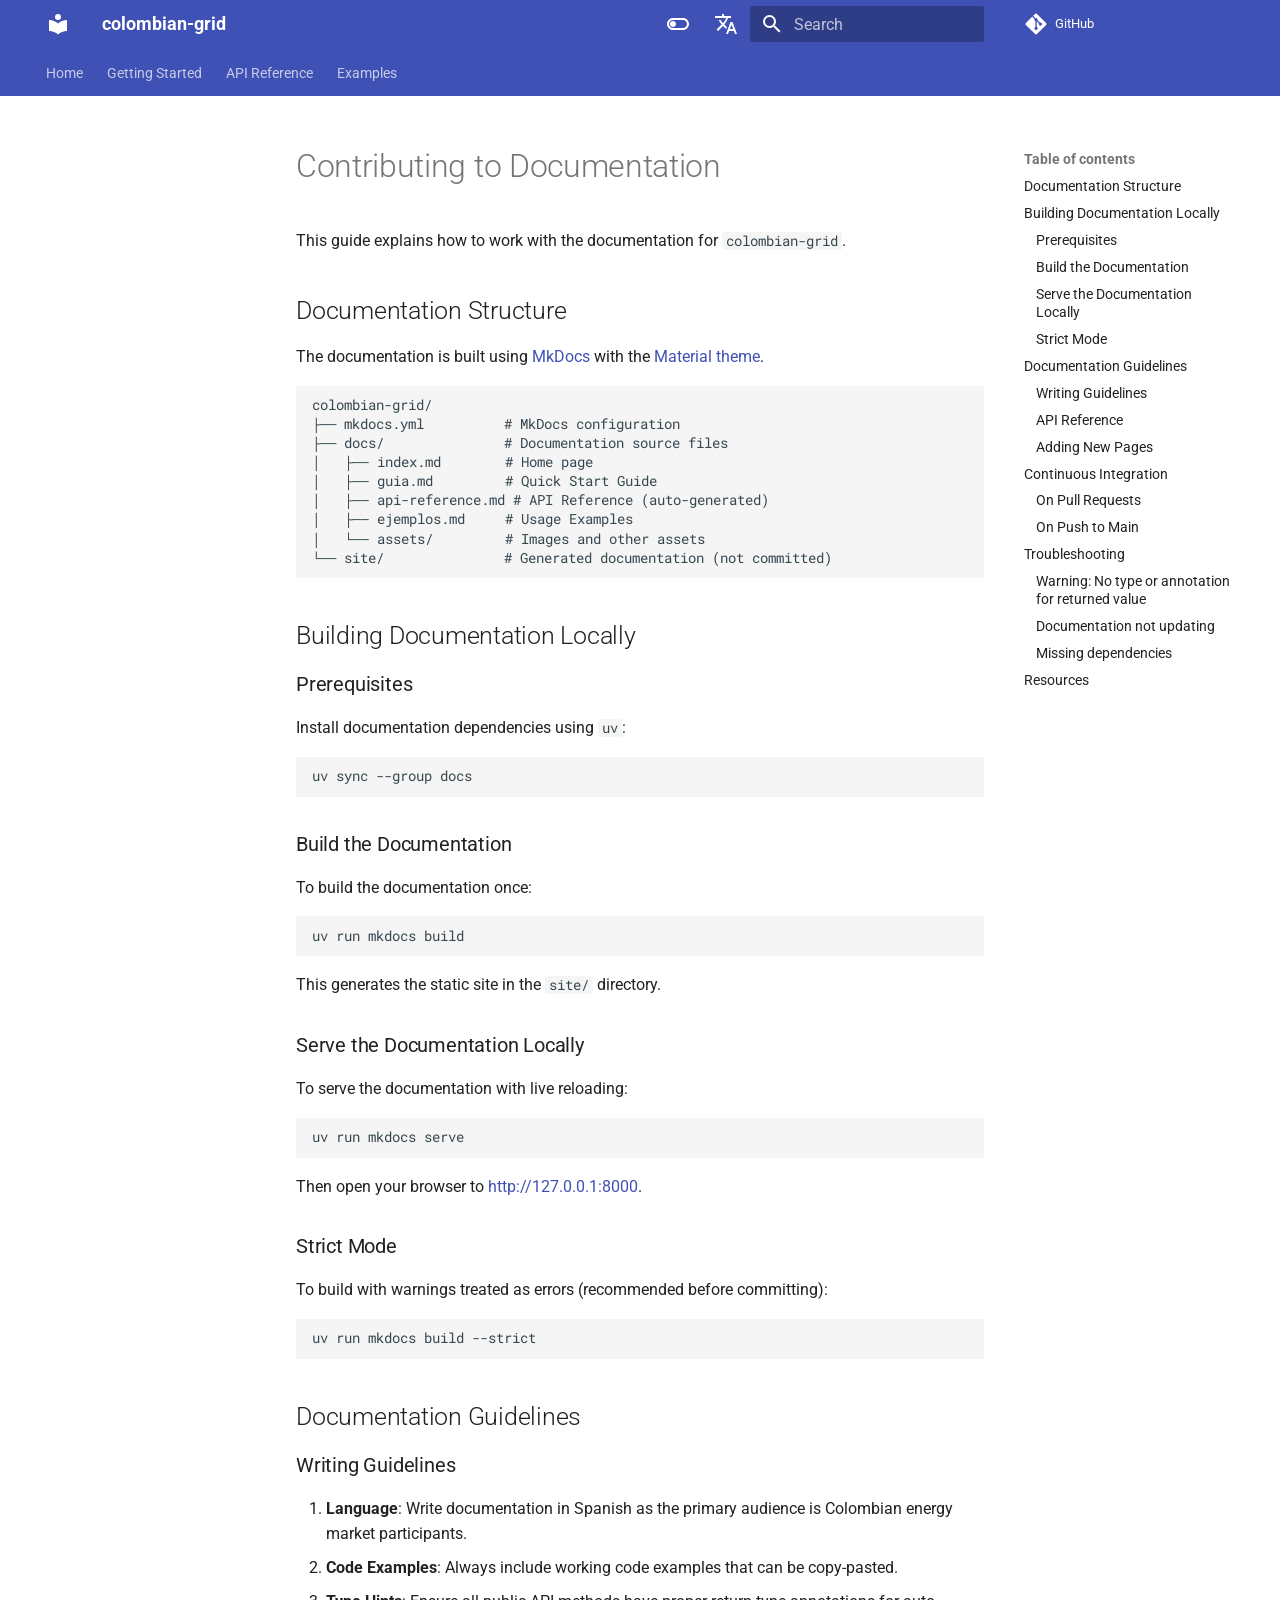
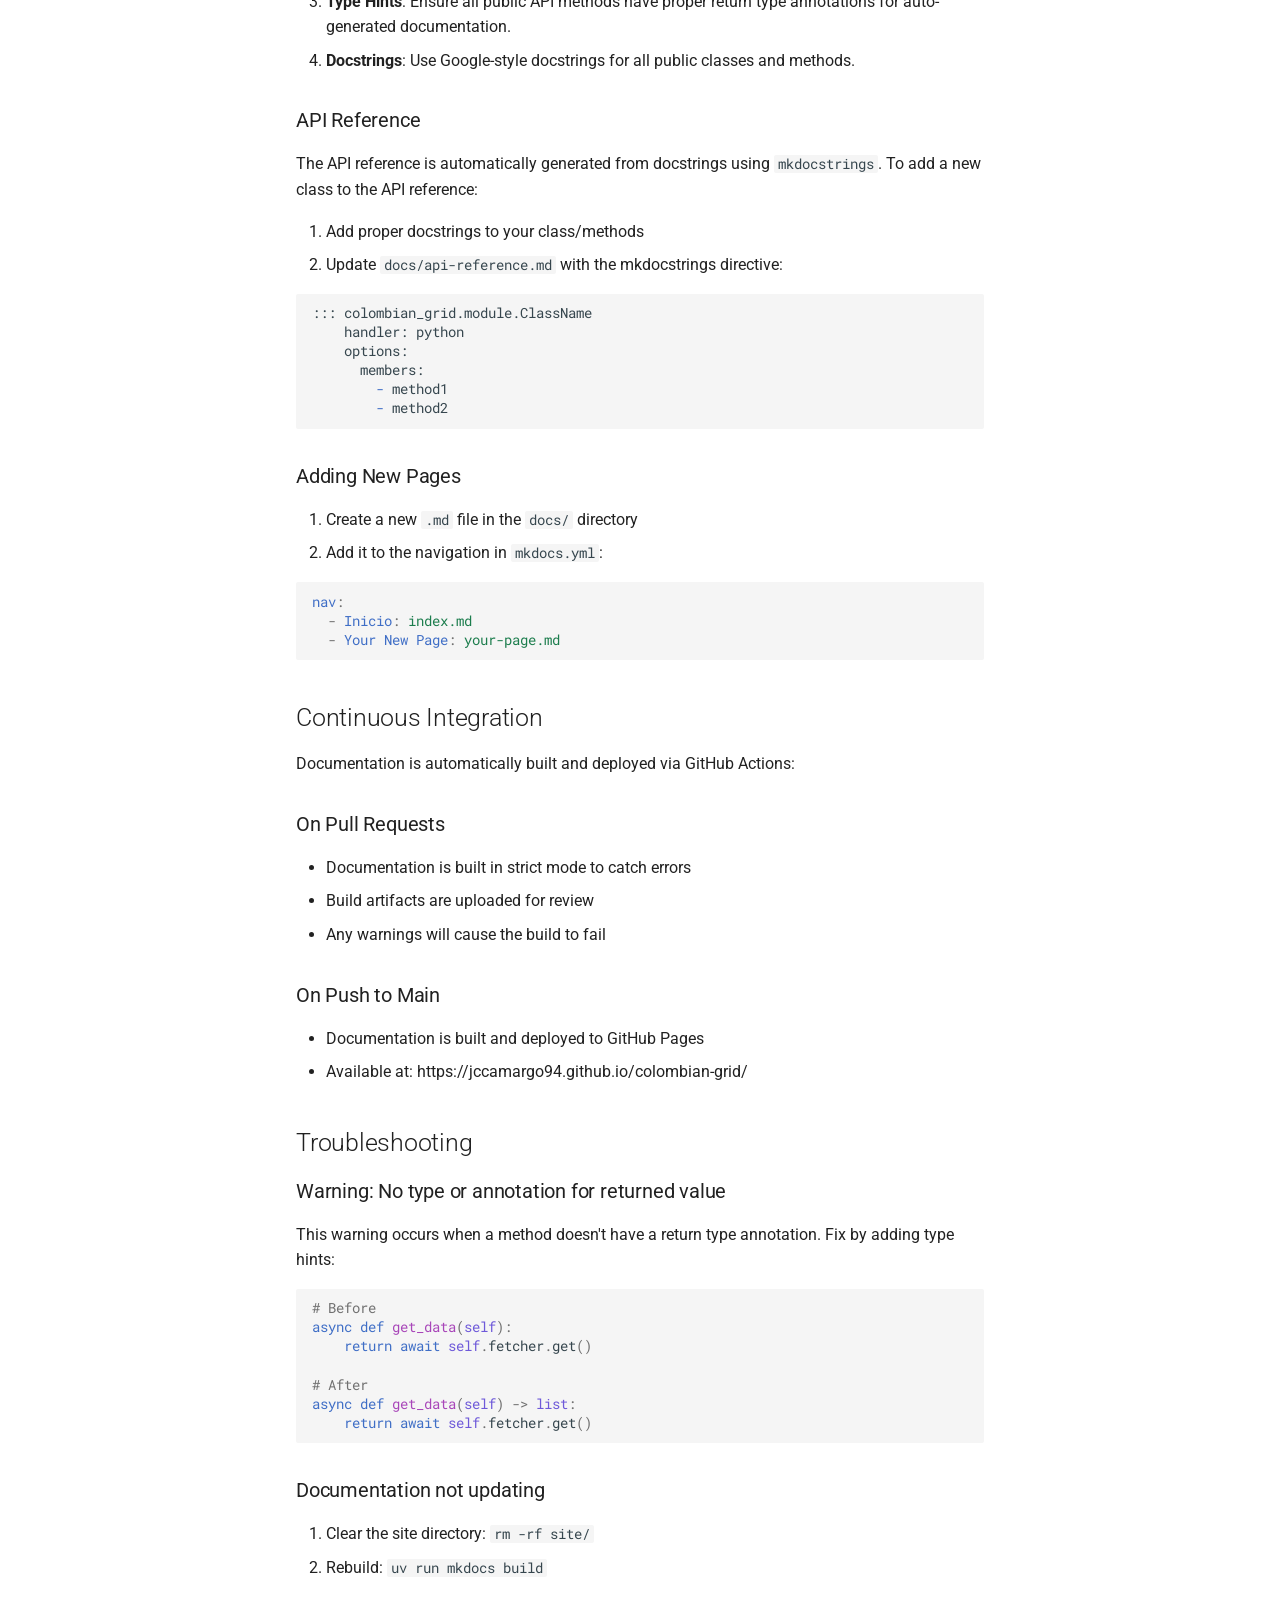
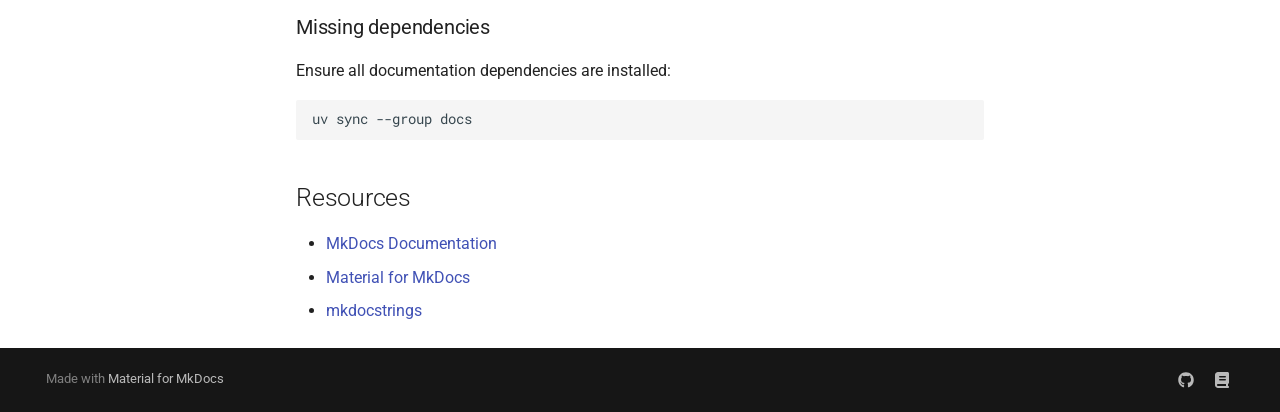
<file: en/CONTRIBUTING_DOCS/index.html>
<!doctype html>
<html lang="en" class="no-js">
  <head>
    
      <meta charset="utf-8">
      <meta name="viewport" content="width=device-width,initial-scale=1">
      
      
      
        <link rel="canonical" href="https://jccamargo94.github.io/colombian-grid/en/CONTRIBUTING_DOCS/">
      
      
      
      
      <link rel="icon" href="../../assets/favicon.svg">
      <meta name="generator" content="mkdocs-1.6.1, mkdocs-material-9.6.21">
    
    
      
        <title>Contributing to Documentation - colombian-grid</title>
      
    
    
      <link rel="stylesheet" href="../../assets/stylesheets/main.2a3383ac.min.css">
      
        
        <link rel="stylesheet" href="../../assets/stylesheets/palette.06af60db.min.css">
      
      


    
    
      
    
    
      
        
        
        <link rel="preconnect" href="https://fonts.gstatic.com" crossorigin>
        <link rel="stylesheet" href="https://fonts.googleapis.com/css?family=Roboto:300,300i,400,400i,700,700i%7CRoboto+Mono:400,400i,700,700i&display=fallback">
        <style>:root{--md-text-font:"Roboto";--md-code-font:"Roboto Mono"}</style>
      
    
    
      <link rel="stylesheet" href="../../assets/_mkdocstrings.css">
    
      <link rel="stylesheet" href="../../assets/_mkdocstrings.css">
    
    <script>__md_scope=new URL("../..",location),__md_hash=e=>[...e].reduce(((e,_)=>(e<<5)-e+_.charCodeAt(0)),0),__md_get=(e,_=localStorage,t=__md_scope)=>JSON.parse(_.getItem(t.pathname+"."+e)),__md_set=(e,_,t=localStorage,a=__md_scope)=>{try{t.setItem(a.pathname+"."+e,JSON.stringify(_))}catch(e){}}</script>
    
      

    
    
    
  </head>
  
  
    
    
      
    
    
    
    
    <body dir="ltr" data-md-color-scheme="default" data-md-color-primary="indigo" data-md-color-accent="indigo">
  
    
    <input class="md-toggle" data-md-toggle="drawer" type="checkbox" id="__drawer" autocomplete="off">
    <input class="md-toggle" data-md-toggle="search" type="checkbox" id="__search" autocomplete="off">
    <label class="md-overlay" for="__drawer"></label>
    <div data-md-component="skip">
      
        
        <a href="#contributing-to-documentation" class="md-skip">
          Skip to content
        </a>
      
    </div>
    <div data-md-component="announce">
      
    </div>
    
    
      

<header class="md-header" data-md-component="header">
  <nav class="md-header__inner md-grid" aria-label="Header">
    <a href="../" title="colombian-grid" class="md-header__button md-logo" aria-label="colombian-grid" data-md-component="logo">
      
  
  <svg xmlns="http://www.w3.org/2000/svg" viewBox="0 0 24 24"><path d="M12 8a3 3 0 0 0 3-3 3 3 0 0 0-3-3 3 3 0 0 0-3 3 3 3 0 0 0 3 3m0 3.54C9.64 9.35 6.5 8 3 8v11c3.5 0 6.64 1.35 9 3.54 2.36-2.19 5.5-3.54 9-3.54V8c-3.5 0-6.64 1.35-9 3.54"/></svg>

    </a>
    <label class="md-header__button md-icon" for="__drawer">
      
      <svg xmlns="http://www.w3.org/2000/svg" viewBox="0 0 24 24"><path d="M3 6h18v2H3zm0 5h18v2H3zm0 5h18v2H3z"/></svg>
    </label>
    <div class="md-header__title" data-md-component="header-title">
      <div class="md-header__ellipsis">
        <div class="md-header__topic">
          <span class="md-ellipsis">
            colombian-grid
          </span>
        </div>
        <div class="md-header__topic" data-md-component="header-topic">
          <span class="md-ellipsis">
            
              Contributing to Documentation
            
          </span>
        </div>
      </div>
    </div>
    
      
        <form class="md-header__option" data-md-component="palette">
  
    
    
    
    <input class="md-option" data-md-color-media="" data-md-color-scheme="default" data-md-color-primary="indigo" data-md-color-accent="indigo"  aria-label="Cambiar a modo oscuro"  type="radio" name="__palette" id="__palette_0">
    
      <label class="md-header__button md-icon" title="Cambiar a modo oscuro" for="__palette_1" hidden>
        <svg xmlns="http://www.w3.org/2000/svg" viewBox="0 0 24 24"><path d="M17 6H7c-3.31 0-6 2.69-6 6s2.69 6 6 6h10c3.31 0 6-2.69 6-6s-2.69-6-6-6m0 10H7c-2.21 0-4-1.79-4-4s1.79-4 4-4h10c2.21 0 4 1.79 4 4s-1.79 4-4 4M7 9c-1.66 0-3 1.34-3 3s1.34 3 3 3 3-1.34 3-3-1.34-3-3-3"/></svg>
      </label>
    
  
    
    
    
    <input class="md-option" data-md-color-media="" data-md-color-scheme="slate" data-md-color-primary="indigo" data-md-color-accent="indigo"  aria-label="Cambiar a modo claro"  type="radio" name="__palette" id="__palette_1">
    
      <label class="md-header__button md-icon" title="Cambiar a modo claro" for="__palette_0" hidden>
        <svg xmlns="http://www.w3.org/2000/svg" viewBox="0 0 24 24"><path d="M17 7H7a5 5 0 0 0-5 5 5 5 0 0 0 5 5h10a5 5 0 0 0 5-5 5 5 0 0 0-5-5m0 8a3 3 0 0 1-3-3 3 3 0 0 1 3-3 3 3 0 0 1 3 3 3 3 0 0 1-3 3"/></svg>
      </label>
    
  
</form>
      
    
    
      <script>var palette=__md_get("__palette");if(palette&&palette.color){if("(prefers-color-scheme)"===palette.color.media){var media=matchMedia("(prefers-color-scheme: light)"),input=document.querySelector(media.matches?"[data-md-color-media='(prefers-color-scheme: light)']":"[data-md-color-media='(prefers-color-scheme: dark)']");palette.color.media=input.getAttribute("data-md-color-media"),palette.color.scheme=input.getAttribute("data-md-color-scheme"),palette.color.primary=input.getAttribute("data-md-color-primary"),palette.color.accent=input.getAttribute("data-md-color-accent")}for(var[key,value]of Object.entries(palette.color))document.body.setAttribute("data-md-color-"+key,value)}</script>
    
    
      <div class="md-header__option">
  <div class="md-select">
    
    <button class="md-header__button md-icon" aria-label="Select language">
      <svg xmlns="http://www.w3.org/2000/svg" viewBox="0 0 24 24"><path d="m12.87 15.07-2.54-2.51.03-.03A17.5 17.5 0 0 0 14.07 6H17V4h-7V2H8v2H1v2h11.17C11.5 7.92 10.44 9.75 9 11.35 8.07 10.32 7.3 9.19 6.69 8h-2c.73 1.63 1.73 3.17 2.98 4.56l-5.09 5.02L4 19l5-5 3.11 3.11zM18.5 10h-2L12 22h2l1.12-3h4.75L21 22h2zm-2.62 7 1.62-4.33L19.12 17z"/></svg>
    </button>
    <div class="md-select__inner">
      <ul class="md-select__list">
        
          <li class="md-select__item">
            <a href="../../CONTRIBUTING_DOCS/" hreflang="es" class="md-select__link">
              Español
            </a>
          </li>
        
          <li class="md-select__item">
            <a href="./" hreflang="en" class="md-select__link">
              English
            </a>
          </li>
        
      </ul>
    </div>
  </div>
</div>
    
    
      
      
        <label class="md-header__button md-icon" for="__search">
          
          <svg xmlns="http://www.w3.org/2000/svg" viewBox="0 0 24 24"><path d="M9.5 3A6.5 6.5 0 0 1 16 9.5c0 1.61-.59 3.09-1.56 4.23l.27.27h.79l5 5-1.5 1.5-5-5v-.79l-.27-.27A6.52 6.52 0 0 1 9.5 16 6.5 6.5 0 0 1 3 9.5 6.5 6.5 0 0 1 9.5 3m0 2C7 5 5 7 5 9.5S7 14 9.5 14 14 12 14 9.5 12 5 9.5 5"/></svg>
        </label>
        <div class="md-search" data-md-component="search" role="dialog">
  <label class="md-search__overlay" for="__search"></label>
  <div class="md-search__inner" role="search">
    <form class="md-search__form" name="search">
      <input type="text" class="md-search__input" name="query" aria-label="Search" placeholder="Search" autocapitalize="off" autocorrect="off" autocomplete="off" spellcheck="false" data-md-component="search-query" required>
      <label class="md-search__icon md-icon" for="__search">
        
        <svg xmlns="http://www.w3.org/2000/svg" viewBox="0 0 24 24"><path d="M9.5 3A6.5 6.5 0 0 1 16 9.5c0 1.61-.59 3.09-1.56 4.23l.27.27h.79l5 5-1.5 1.5-5-5v-.79l-.27-.27A6.52 6.52 0 0 1 9.5 16 6.5 6.5 0 0 1 3 9.5 6.5 6.5 0 0 1 9.5 3m0 2C7 5 5 7 5 9.5S7 14 9.5 14 14 12 14 9.5 12 5 9.5 5"/></svg>
        
        <svg xmlns="http://www.w3.org/2000/svg" viewBox="0 0 24 24"><path d="M20 11v2H8l5.5 5.5-1.42 1.42L4.16 12l7.92-7.92L13.5 5.5 8 11z"/></svg>
      </label>
      <nav class="md-search__options" aria-label="Search">
        
        <button type="reset" class="md-search__icon md-icon" title="Clear" aria-label="Clear" tabindex="-1">
          
          <svg xmlns="http://www.w3.org/2000/svg" viewBox="0 0 24 24"><path d="M19 6.41 17.59 5 12 10.59 6.41 5 5 6.41 10.59 12 5 17.59 6.41 19 12 13.41 17.59 19 19 17.59 13.41 12z"/></svg>
        </button>
      </nav>
      
    </form>
    <div class="md-search__output">
      <div class="md-search__scrollwrap" tabindex="0" data-md-scrollfix>
        <div class="md-search-result" data-md-component="search-result">
          <div class="md-search-result__meta">
            Initializing search
          </div>
          <ol class="md-search-result__list" role="presentation"></ol>
        </div>
      </div>
    </div>
  </div>
</div>
      
    
    
      <div class="md-header__source">
        <a href="https://github.com/jccamargo94/colombian-grid" title="Go to repository" class="md-source" data-md-component="source">
  <div class="md-source__icon md-icon">
    
    <svg xmlns="http://www.w3.org/2000/svg" viewBox="0 0 448 512"><!--! Font Awesome Free 7.0.1 by @fontawesome - https://fontawesome.com License - https://fontawesome.com/license/free (Icons: CC BY 4.0, Fonts: SIL OFL 1.1, Code: MIT License) Copyright 2025 Fonticons, Inc.--><path d="M439.6 236.1 244 40.5c-5.4-5.5-12.8-8.5-20.4-8.5s-15 3-20.4 8.4L162.5 81l51.5 51.5c27.1-9.1 52.7 16.8 43.4 43.7l49.7 49.7c34.2-11.8 61.2 31 35.5 56.7-26.5 26.5-70.2-2.9-56-37.3L240.3 199v121.9c25.3 12.5 22.3 41.8 9.1 55-6.4 6.4-15.2 10.1-24.3 10.1s-17.8-3.6-24.3-10.1c-17.6-17.6-11.1-46.9 11.2-56v-123c-20.8-8.5-24.6-30.7-18.6-45L142.6 101 8.5 235.1C3 240.6 0 247.9 0 255.5s3 15 8.5 20.4l195.6 195.7c5.4 5.4 12.7 8.4 20.4 8.4s15-3 20.4-8.4l194.7-194.7c5.4-5.4 8.4-12.8 8.4-20.4s-3-15-8.4-20.4"/></svg>
  </div>
  <div class="md-source__repository">
    GitHub
  </div>
</a>
      </div>
    
  </nav>
  
</header>
    
    <div class="md-container" data-md-component="container">
      
      
        
          
            
<nav class="md-tabs" aria-label="Tabs" data-md-component="tabs">
  <div class="md-grid">
    <ul class="md-tabs__list">
      
        
  
  
  
  
    <li class="md-tabs__item">
      <a href="../" class="md-tabs__link">
        
  
  
    
  
  Home

      </a>
    </li>
  

      
        
  
  
  
  
    <li class="md-tabs__item">
      <a href="../getting-started/" class="md-tabs__link">
        
  
  
    
  
  Getting Started

      </a>
    </li>
  

      
        
  
  
  
  
    <li class="md-tabs__item">
      <a href="../api-reference/" class="md-tabs__link">
        
  
  
    
  
  API Reference

      </a>
    </li>
  

      
        
  
  
  
  
    <li class="md-tabs__item">
      <a href="../examples/" class="md-tabs__link">
        
  
  
    
  
  Examples

      </a>
    </li>
  

      
    </ul>
  </div>
</nav>
          
        
      
      <main class="md-main" data-md-component="main">
        <div class="md-main__inner md-grid">
          
            
              
              <div class="md-sidebar md-sidebar--primary" data-md-component="sidebar" data-md-type="navigation" >
                <div class="md-sidebar__scrollwrap">
                  <div class="md-sidebar__inner">
                    


  


<nav class="md-nav md-nav--primary md-nav--lifted" aria-label="Navigation" data-md-level="0">
  <label class="md-nav__title" for="__drawer">
    <a href="../" title="colombian-grid" class="md-nav__button md-logo" aria-label="colombian-grid" data-md-component="logo">
      
  
  <svg xmlns="http://www.w3.org/2000/svg" viewBox="0 0 24 24"><path d="M12 8a3 3 0 0 0 3-3 3 3 0 0 0-3-3 3 3 0 0 0-3 3 3 3 0 0 0 3 3m0 3.54C9.64 9.35 6.5 8 3 8v11c3.5 0 6.64 1.35 9 3.54 2.36-2.19 5.5-3.54 9-3.54V8c-3.5 0-6.64 1.35-9 3.54"/></svg>

    </a>
    colombian-grid
  </label>
  
    <div class="md-nav__source">
      <a href="https://github.com/jccamargo94/colombian-grid" title="Go to repository" class="md-source" data-md-component="source">
  <div class="md-source__icon md-icon">
    
    <svg xmlns="http://www.w3.org/2000/svg" viewBox="0 0 448 512"><!--! Font Awesome Free 7.0.1 by @fontawesome - https://fontawesome.com License - https://fontawesome.com/license/free (Icons: CC BY 4.0, Fonts: SIL OFL 1.1, Code: MIT License) Copyright 2025 Fonticons, Inc.--><path d="M439.6 236.1 244 40.5c-5.4-5.5-12.8-8.5-20.4-8.5s-15 3-20.4 8.4L162.5 81l51.5 51.5c27.1-9.1 52.7 16.8 43.4 43.7l49.7 49.7c34.2-11.8 61.2 31 35.5 56.7-26.5 26.5-70.2-2.9-56-37.3L240.3 199v121.9c25.3 12.5 22.3 41.8 9.1 55-6.4 6.4-15.2 10.1-24.3 10.1s-17.8-3.6-24.3-10.1c-17.6-17.6-11.1-46.9 11.2-56v-123c-20.8-8.5-24.6-30.7-18.6-45L142.6 101 8.5 235.1C3 240.6 0 247.9 0 255.5s3 15 8.5 20.4l195.6 195.7c5.4 5.4 12.7 8.4 20.4 8.4s15-3 20.4-8.4l194.7-194.7c5.4-5.4 8.4-12.8 8.4-20.4s-3-15-8.4-20.4"/></svg>
  </div>
  <div class="md-source__repository">
    GitHub
  </div>
</a>
    </div>
  
  <ul class="md-nav__list" data-md-scrollfix>
    
      
      
  
  
  
  
    <li class="md-nav__item">
      <a href="../" class="md-nav__link">
        
  
  
  <span class="md-ellipsis">
    Home
    
  </span>
  

      </a>
    </li>
  

    
      
      
  
  
  
  
    <li class="md-nav__item">
      <a href="../getting-started/" class="md-nav__link">
        
  
  
  <span class="md-ellipsis">
    Getting Started
    
  </span>
  

      </a>
    </li>
  

    
      
      
  
  
  
  
    <li class="md-nav__item">
      <a href="../api-reference/" class="md-nav__link">
        
  
  
  <span class="md-ellipsis">
    API Reference
    
  </span>
  

      </a>
    </li>
  

    
      
      
  
  
  
  
    <li class="md-nav__item">
      <a href="../examples/" class="md-nav__link">
        
  
  
  <span class="md-ellipsis">
    Examples
    
  </span>
  

      </a>
    </li>
  

    
  </ul>
</nav>
                  </div>
                </div>
              </div>
            
            
              
              <div class="md-sidebar md-sidebar--secondary" data-md-component="sidebar" data-md-type="toc" >
                <div class="md-sidebar__scrollwrap">
                  <div class="md-sidebar__inner">
                    

<nav class="md-nav md-nav--secondary" aria-label="Table of contents">
  
  
  
    
  
  
    <label class="md-nav__title" for="__toc">
      <span class="md-nav__icon md-icon"></span>
      Table of contents
    </label>
    <ul class="md-nav__list" data-md-component="toc" data-md-scrollfix>
      
        <li class="md-nav__item">
  <a href="#documentation-structure" class="md-nav__link">
    <span class="md-ellipsis">
      Documentation Structure
    </span>
  </a>
  
</li>
      
        <li class="md-nav__item">
  <a href="#building-documentation-locally" class="md-nav__link">
    <span class="md-ellipsis">
      Building Documentation Locally
    </span>
  </a>
  
    <nav class="md-nav" aria-label="Building Documentation Locally">
      <ul class="md-nav__list">
        
          <li class="md-nav__item">
  <a href="#prerequisites" class="md-nav__link">
    <span class="md-ellipsis">
      Prerequisites
    </span>
  </a>
  
</li>
        
          <li class="md-nav__item">
  <a href="#build-the-documentation" class="md-nav__link">
    <span class="md-ellipsis">
      Build the Documentation
    </span>
  </a>
  
</li>
        
          <li class="md-nav__item">
  <a href="#serve-the-documentation-locally" class="md-nav__link">
    <span class="md-ellipsis">
      Serve the Documentation Locally
    </span>
  </a>
  
</li>
        
          <li class="md-nav__item">
  <a href="#strict-mode" class="md-nav__link">
    <span class="md-ellipsis">
      Strict Mode
    </span>
  </a>
  
</li>
        
      </ul>
    </nav>
  
</li>
      
        <li class="md-nav__item">
  <a href="#documentation-guidelines" class="md-nav__link">
    <span class="md-ellipsis">
      Documentation Guidelines
    </span>
  </a>
  
    <nav class="md-nav" aria-label="Documentation Guidelines">
      <ul class="md-nav__list">
        
          <li class="md-nav__item">
  <a href="#writing-guidelines" class="md-nav__link">
    <span class="md-ellipsis">
      Writing Guidelines
    </span>
  </a>
  
</li>
        
          <li class="md-nav__item">
  <a href="#api-reference" class="md-nav__link">
    <span class="md-ellipsis">
      API Reference
    </span>
  </a>
  
</li>
        
          <li class="md-nav__item">
  <a href="#adding-new-pages" class="md-nav__link">
    <span class="md-ellipsis">
      Adding New Pages
    </span>
  </a>
  
</li>
        
      </ul>
    </nav>
  
</li>
      
        <li class="md-nav__item">
  <a href="#continuous-integration" class="md-nav__link">
    <span class="md-ellipsis">
      Continuous Integration
    </span>
  </a>
  
    <nav class="md-nav" aria-label="Continuous Integration">
      <ul class="md-nav__list">
        
          <li class="md-nav__item">
  <a href="#on-pull-requests" class="md-nav__link">
    <span class="md-ellipsis">
      On Pull Requests
    </span>
  </a>
  
</li>
        
          <li class="md-nav__item">
  <a href="#on-push-to-main" class="md-nav__link">
    <span class="md-ellipsis">
      On Push to Main
    </span>
  </a>
  
</li>
        
      </ul>
    </nav>
  
</li>
      
        <li class="md-nav__item">
  <a href="#troubleshooting" class="md-nav__link">
    <span class="md-ellipsis">
      Troubleshooting
    </span>
  </a>
  
    <nav class="md-nav" aria-label="Troubleshooting">
      <ul class="md-nav__list">
        
          <li class="md-nav__item">
  <a href="#warning-no-type-or-annotation-for-returned-value" class="md-nav__link">
    <span class="md-ellipsis">
      Warning: No type or annotation for returned value
    </span>
  </a>
  
</li>
        
          <li class="md-nav__item">
  <a href="#documentation-not-updating" class="md-nav__link">
    <span class="md-ellipsis">
      Documentation not updating
    </span>
  </a>
  
</li>
        
          <li class="md-nav__item">
  <a href="#missing-dependencies" class="md-nav__link">
    <span class="md-ellipsis">
      Missing dependencies
    </span>
  </a>
  
</li>
        
      </ul>
    </nav>
  
</li>
      
        <li class="md-nav__item">
  <a href="#resources" class="md-nav__link">
    <span class="md-ellipsis">
      Resources
    </span>
  </a>
  
</li>
      
    </ul>
  
</nav>
                  </div>
                </div>
              </div>
            
          
          
            <div class="md-content" data-md-component="content">
              <article class="md-content__inner md-typeset">
                
                  


  
  


<h1 id="contributing-to-documentation">Contributing to Documentation</h1>
<p>This guide explains how to work with the documentation for <code>colombian-grid</code>.</p>
<h2 id="documentation-structure">Documentation Structure</h2>
<p>The documentation is built using <a href="https://www.mkdocs.org/">MkDocs</a> with the <a href="https://squidfunk.github.io/mkdocs-material/">Material theme</a>.</p>
<div class="highlight"><pre><span></span><code>colombian-grid/
├── mkdocs.yml          # MkDocs configuration
├── docs/               # Documentation source files
│   ├── index.md        # Home page
│   ├── guia.md         # Quick Start Guide
│   ├── api-reference.md # API Reference (auto-generated)
│   ├── ejemplos.md     # Usage Examples
│   └── assets/         # Images and other assets
└── site/               # Generated documentation (not committed)
</code></pre></div>
<h2 id="building-documentation-locally">Building Documentation Locally</h2>
<h3 id="prerequisites">Prerequisites</h3>
<p>Install documentation dependencies using <code>uv</code>:</p>
<div class="highlight"><pre><span></span><code>uv<span class="w"> </span>sync<span class="w"> </span>--group<span class="w"> </span>docs
</code></pre></div>
<h3 id="build-the-documentation">Build the Documentation</h3>
<p>To build the documentation once:</p>
<div class="highlight"><pre><span></span><code>uv<span class="w"> </span>run<span class="w"> </span>mkdocs<span class="w"> </span>build
</code></pre></div>
<p>This generates the static site in the <code>site/</code> directory.</p>
<h3 id="serve-the-documentation-locally">Serve the Documentation Locally</h3>
<p>To serve the documentation with live reloading:</p>
<div class="highlight"><pre><span></span><code>uv<span class="w"> </span>run<span class="w"> </span>mkdocs<span class="w"> </span>serve
</code></pre></div>
<p>Then open your browser to <a href="http://127.0.0.1:8000">http://127.0.0.1:8000</a>.</p>
<h3 id="strict-mode">Strict Mode</h3>
<p>To build with warnings treated as errors (recommended before committing):</p>
<div class="highlight"><pre><span></span><code>uv<span class="w"> </span>run<span class="w"> </span>mkdocs<span class="w"> </span>build<span class="w"> </span>--strict
</code></pre></div>
<h2 id="documentation-guidelines">Documentation Guidelines</h2>
<h3 id="writing-guidelines">Writing Guidelines</h3>
<ol>
<li><strong>Language</strong>: Write documentation in Spanish as the primary audience is Colombian energy market participants.</li>
<li><strong>Code Examples</strong>: Always include working code examples that can be copy-pasted.</li>
<li><strong>Type Hints</strong>: Ensure all public API methods have proper return type annotations for auto-generated documentation.</li>
<li><strong>Docstrings</strong>: Use Google-style docstrings for all public classes and methods.</li>
</ol>
<h3 id="api-reference">API Reference</h3>
<p>The API reference is automatically generated from docstrings using <code>mkdocstrings</code>. To add a new class to the API reference:</p>
<ol>
<li>Add proper docstrings to your class/methods</li>
<li>Update <code>docs/api-reference.md</code> with the mkdocstrings directive:</li>
</ol>
<div class="highlight"><pre><span></span><code>::: colombian_grid.module.ClassName
    handler: python
    options:
      members:
<span class="w">        </span><span class="k">-</span><span class="w"> </span>method1
<span class="w">        </span><span class="k">-</span><span class="w"> </span>method2
</code></pre></div>
<h3 id="adding-new-pages">Adding New Pages</h3>
<ol>
<li>Create a new <code>.md</code> file in the <code>docs/</code> directory</li>
<li>Add it to the navigation in <code>mkdocs.yml</code>:</li>
</ol>
<div class="highlight"><pre><span></span><code><span class="nt">nav</span><span class="p">:</span>
<span class="w">  </span><span class="p p-Indicator">-</span><span class="w"> </span><span class="nt">Inicio</span><span class="p">:</span><span class="w"> </span><span class="l l-Scalar l-Scalar-Plain">index.md</span>
<span class="w">  </span><span class="p p-Indicator">-</span><span class="w"> </span><span class="nt">Your New Page</span><span class="p">:</span><span class="w"> </span><span class="l l-Scalar l-Scalar-Plain">your-page.md</span>
</code></pre></div>
<h2 id="continuous-integration">Continuous Integration</h2>
<p>Documentation is automatically built and deployed via GitHub Actions:</p>
<h3 id="on-pull-requests">On Pull Requests</h3>
<ul>
<li>Documentation is built in strict mode to catch errors</li>
<li>Build artifacts are uploaded for review</li>
<li>Any warnings will cause the build to fail</li>
</ul>
<h3 id="on-push-to-main">On Push to Main</h3>
<ul>
<li>Documentation is built and deployed to GitHub Pages</li>
<li>Available at: https://jccamargo94.github.io/colombian-grid/</li>
</ul>
<h2 id="troubleshooting">Troubleshooting</h2>
<h3 id="warning-no-type-or-annotation-for-returned-value">Warning: No type or annotation for returned value</h3>
<p>This warning occurs when a method doesn't have a return type annotation. Fix by adding type hints:</p>
<div class="highlight"><pre><span></span><code><span class="c1"># Before</span>
<span class="k">async</span> <span class="k">def</span><span class="w"> </span><span class="nf">get_data</span><span class="p">(</span><span class="bp">self</span><span class="p">):</span>
    <span class="k">return</span> <span class="k">await</span> <span class="bp">self</span><span class="o">.</span><span class="n">fetcher</span><span class="o">.</span><span class="n">get</span><span class="p">()</span>

<span class="c1"># After</span>
<span class="k">async</span> <span class="k">def</span><span class="w"> </span><span class="nf">get_data</span><span class="p">(</span><span class="bp">self</span><span class="p">)</span> <span class="o">-&gt;</span> <span class="nb">list</span><span class="p">:</span>
    <span class="k">return</span> <span class="k">await</span> <span class="bp">self</span><span class="o">.</span><span class="n">fetcher</span><span class="o">.</span><span class="n">get</span><span class="p">()</span>
</code></pre></div>
<h3 id="documentation-not-updating">Documentation not updating</h3>
<ol>
<li>Clear the site directory: <code>rm -rf site/</code></li>
<li>Rebuild: <code>uv run mkdocs build</code></li>
</ol>
<h3 id="missing-dependencies">Missing dependencies</h3>
<p>Ensure all documentation dependencies are installed:</p>
<div class="highlight"><pre><span></span><code>uv<span class="w"> </span>sync<span class="w"> </span>--group<span class="w"> </span>docs
</code></pre></div>
<h2 id="resources">Resources</h2>
<ul>
<li><a href="https://www.mkdocs.org/">MkDocs Documentation</a></li>
<li><a href="https://squidfunk.github.io/mkdocs-material/">Material for MkDocs</a></li>
<li><a href="https://mkdocstrings.github.io/">mkdocstrings</a></li>
</ul>












                
              </article>
            </div>
          
          
<script>var target=document.getElementById(location.hash.slice(1));target&&target.name&&(target.checked=target.name.startsWith("__tabbed_"))</script>
        </div>
        
      </main>
      
        <footer class="md-footer">
  
  <div class="md-footer-meta md-typeset">
    <div class="md-footer-meta__inner md-grid">
      <div class="md-copyright">
  
  
    Made with
    <a href="https://squidfunk.github.io/mkdocs-material/" target="_blank" rel="noopener">
      Material for MkDocs
    </a>
  
</div>
      
        
<div class="md-social">
  
    
    
    
    
      
      
    
    <a href="https://github.com/jccamargo94/colombian-grid" target="_blank" rel="noopener" title="github.com" class="md-social__link">
      <svg xmlns="http://www.w3.org/2000/svg" viewBox="0 0 512 512"><!--! Font Awesome Free 7.0.1 by @fontawesome - https://fontawesome.com License - https://fontawesome.com/license/free (Icons: CC BY 4.0, Fonts: SIL OFL 1.1, Code: MIT License) Copyright 2025 Fonticons, Inc.--><path d="M173.9 397.4c0 2-2.3 3.6-5.2 3.6-3.3.3-5.6-1.3-5.6-3.6 0-2 2.3-3.6 5.2-3.6 3-.3 5.6 1.3 5.6 3.6m-31.1-4.5c-.7 2 1.3 4.3 4.3 4.9 2.6 1 5.6 0 6.2-2s-1.3-4.3-4.3-5.2c-2.6-.7-5.5.3-6.2 2.3m44.2-1.7c-2.9.7-4.9 2.6-4.6 4.9.3 2 2.9 3.3 5.9 2.6 2.9-.7 4.9-2.6 4.6-4.6-.3-1.9-3-3.2-5.9-2.9M252.8 8C114.1 8 8 113.3 8 252c0 110.9 69.8 205.8 169.5 239.2 12.8 2.3 17.3-5.6 17.3-12.1 0-6.2-.3-40.4-.3-61.4 0 0-70 15-84.7-29.8 0 0-11.4-29.1-27.8-36.6 0 0-22.9-15.7 1.6-15.4 0 0 24.9 2 38.6 25.8 21.9 38.6 58.6 27.5 72.9 20.9 2.3-16 8.8-27.1 16-33.7-55.9-6.2-112.3-14.3-112.3-110.5 0-27.5 7.6-41.3 23.6-58.9-2.6-6.5-11.1-33.3 2.6-67.9 20.9-6.5 69 27 69 27 20-5.6 41.5-8.5 62.8-8.5s42.8 2.9 62.8 8.5c0 0 48.1-33.6 69-27 13.7 34.7 5.2 61.4 2.6 67.9 16 17.7 25.8 31.5 25.8 58.9 0 96.5-58.9 104.2-114.8 110.5 9.2 7.9 17 22.9 17 46.4 0 33.7-.3 75.4-.3 83.6 0 6.5 4.6 14.4 17.3 12.1C436.2 457.8 504 362.9 504 252 504 113.3 391.5 8 252.8 8M105.2 352.9c-1.3 1-1 3.3.7 5.2 1.6 1.6 3.9 2.3 5.2 1 1.3-1 1-3.3-.7-5.2-1.6-1.6-3.9-2.3-5.2-1m-10.8-8.1c-.7 1.3.3 2.9 2.3 3.9 1.6 1 3.6.7 4.3-.7.7-1.3-.3-2.9-2.3-3.9-2-.6-3.6-.3-4.3.7m32.4 35.6c-1.6 1.3-1 4.3 1.3 6.2 2.3 2.3 5.2 2.6 6.5 1 1.3-1.3.7-4.3-1.3-6.2-2.2-2.3-5.2-2.6-6.5-1m-11.4-14.7c-1.6 1-1.6 3.6 0 5.9s4.3 3.3 5.6 2.3c1.6-1.3 1.6-3.9 0-6.2-1.4-2.3-4-3.3-5.6-2"/></svg>
    </a>
  
    
    
    
    
      
      
    
    <a href="https://jccamargo94.github.io/colombian-grid/" target="_blank" rel="noopener" title="jccamargo94.github.io" class="md-social__link">
      <svg xmlns="http://www.w3.org/2000/svg" viewBox="0 0 448 512"><!--! Font Awesome Free 7.0.1 by @fontawesome - https://fontawesome.com License - https://fontawesome.com/license/free (Icons: CC BY 4.0, Fonts: SIL OFL 1.1, Code: MIT License) Copyright 2025 Fonticons, Inc.--><path d="M384 512H96c-53 0-96-43-96-96V96C0 43 43 0 96 0h304c26.5 0 48 21.5 48 48v288c0 20.9-13.4 38.7-32 45.3V448c17.7 0 32 14.3 32 32s-14.3 32-32 32zM96 384c-17.7 0-32 14.3-32 32s14.3 32 32 32h256v-64zm32-232c0 13.3 10.7 24 24 24h176c13.3 0 24-10.7 24-24s-10.7-24-24-24H152c-13.3 0-24 10.7-24 24m24 72c-13.3 0-24 10.7-24 24s10.7 24 24 24h176c13.3 0 24-10.7 24-24s-10.7-24-24-24z"/></svg>
    </a>
  
</div>
      
    </div>
  </div>
</footer>
      
    </div>
    <div class="md-dialog" data-md-component="dialog">
      <div class="md-dialog__inner md-typeset"></div>
    </div>
    
    
    
      
      <script id="__config" type="application/json">{"base": "../..", "features": ["navigation.tabs", "navigation.indexes", "content.tabs"], "search": "../../assets/javascripts/workers/search.973d3a69.min.js", "tags": null, "translations": {"clipboard.copied": "Copied to clipboard", "clipboard.copy": "Copy to clipboard", "search.result.more.one": "1 more on this page", "search.result.more.other": "# more on this page", "search.result.none": "No matching documents", "search.result.one": "1 matching document", "search.result.other": "# matching documents", "search.result.placeholder": "Type to start searching", "search.result.term.missing": "Missing", "select.version": "Select version"}, "version": null}</script>
    
    
      <script src="../../assets/javascripts/bundle.f55a23d4.min.js"></script>
      
    
  </body>
</html>
</file>
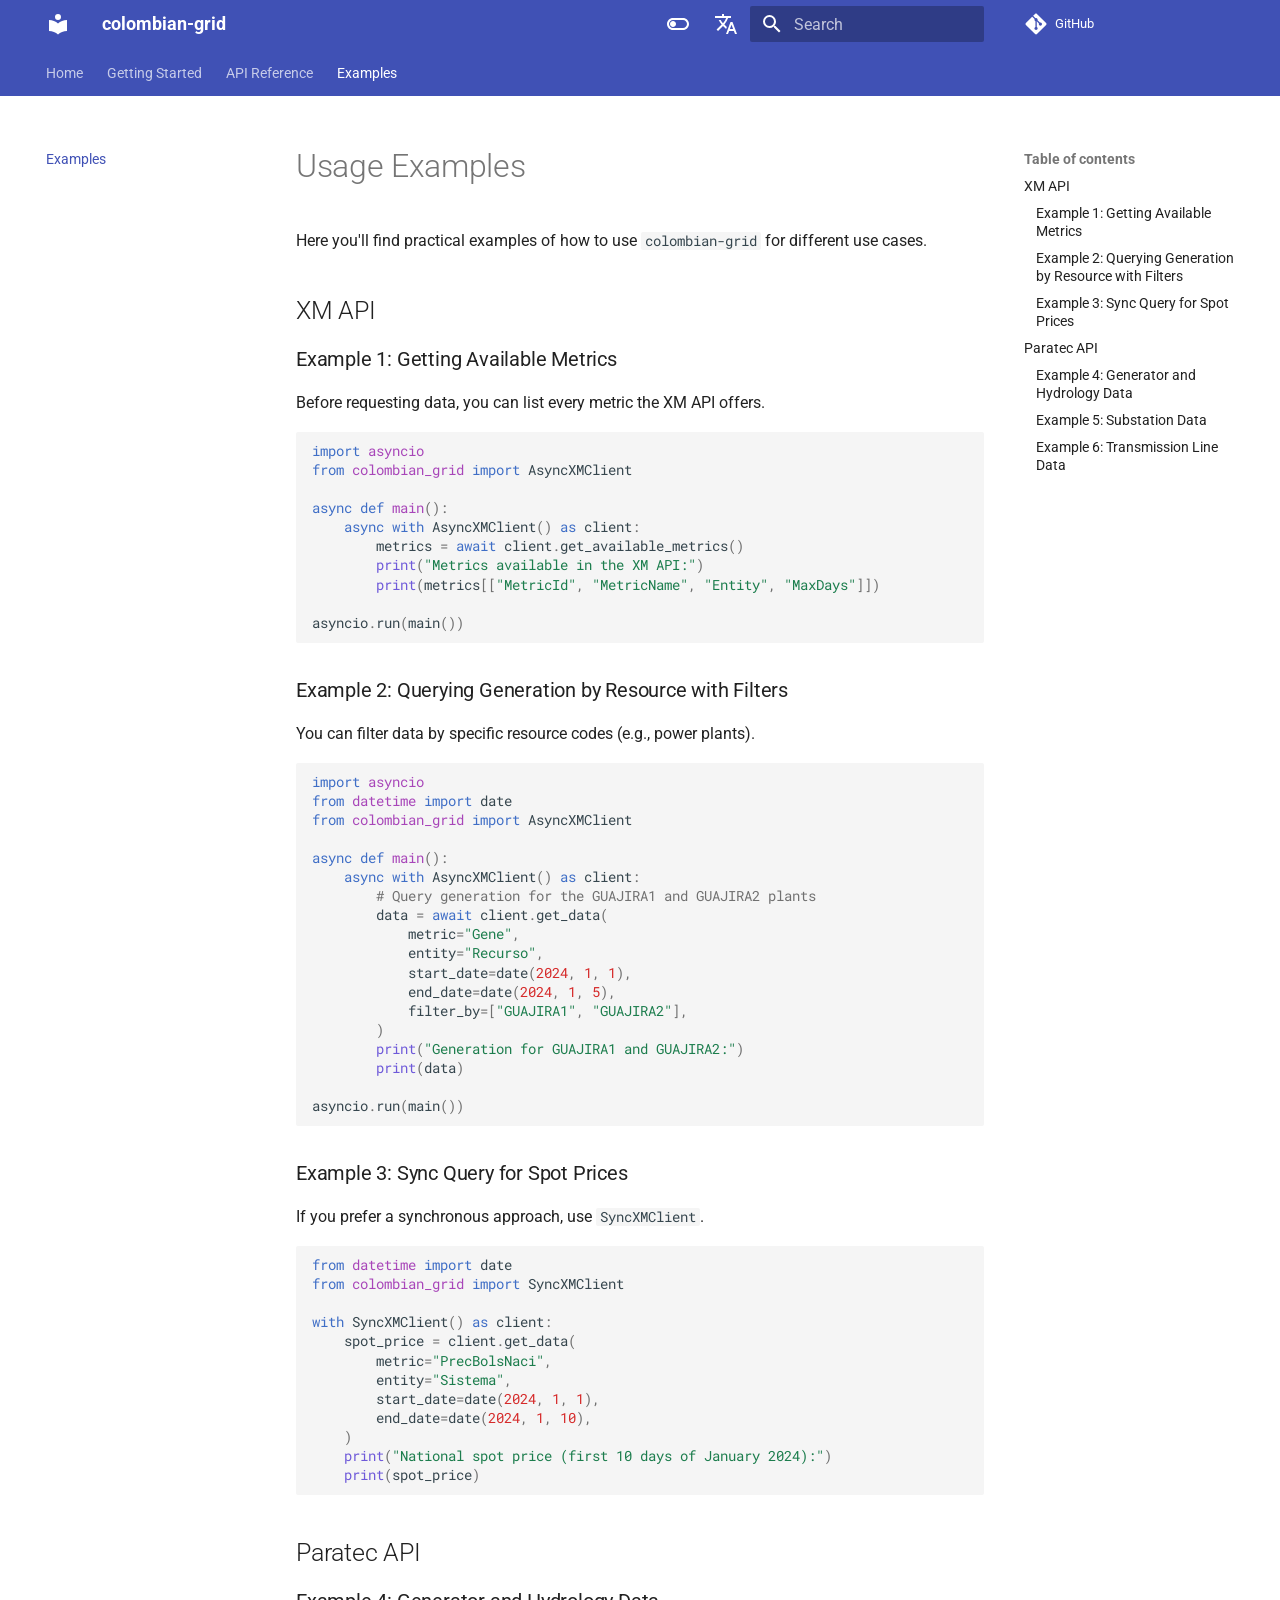
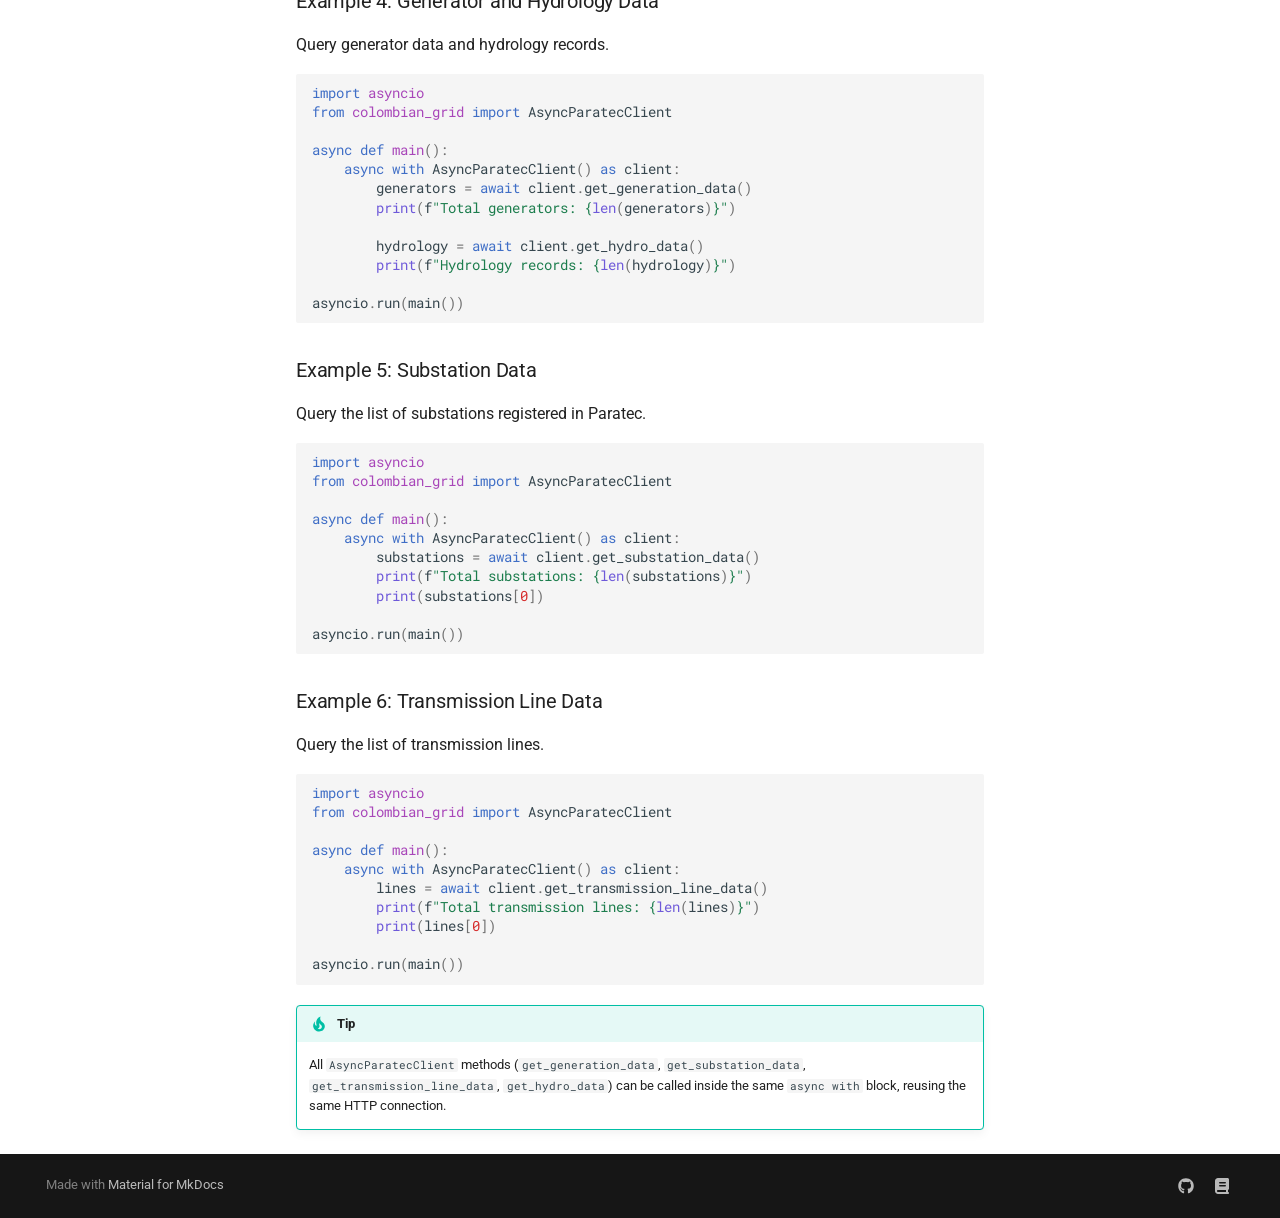
<file: en/examples/index.html>
<!doctype html>
<html lang="en" class="no-js">
  <head>
    
      <meta charset="utf-8">
      <meta name="viewport" content="width=device-width,initial-scale=1">
      
      
      
        <link rel="canonical" href="https://jccamargo94.github.io/colombian-grid/en/examples/">
      
      
        <link rel="prev" href="../api-reference/">
      
      
      
      <link rel="icon" href="../../assets/favicon.svg">
      <meta name="generator" content="mkdocs-1.6.1, mkdocs-material-9.6.21">
    
    
      
        <title>Examples - colombian-grid</title>
      
    
    
      <link rel="stylesheet" href="../../assets/stylesheets/main.2a3383ac.min.css">
      
        
        <link rel="stylesheet" href="../../assets/stylesheets/palette.06af60db.min.css">
      
      


    
    
      
    
    
      
        
        
        <link rel="preconnect" href="https://fonts.gstatic.com" crossorigin>
        <link rel="stylesheet" href="https://fonts.googleapis.com/css?family=Roboto:300,300i,400,400i,700,700i%7CRoboto+Mono:400,400i,700,700i&display=fallback">
        <style>:root{--md-text-font:"Roboto";--md-code-font:"Roboto Mono"}</style>
      
    
    
      <link rel="stylesheet" href="../../assets/_mkdocstrings.css">
    
      <link rel="stylesheet" href="../../assets/_mkdocstrings.css">
    
    <script>__md_scope=new URL("../..",location),__md_hash=e=>[...e].reduce(((e,_)=>(e<<5)-e+_.charCodeAt(0)),0),__md_get=(e,_=localStorage,t=__md_scope)=>JSON.parse(_.getItem(t.pathname+"."+e)),__md_set=(e,_,t=localStorage,a=__md_scope)=>{try{t.setItem(a.pathname+"."+e,JSON.stringify(_))}catch(e){}}</script>
    
      

    
    
    
  </head>
  
  
    
    
      
    
    
    
    
    <body dir="ltr" data-md-color-scheme="default" data-md-color-primary="indigo" data-md-color-accent="indigo">
  
    
    <input class="md-toggle" data-md-toggle="drawer" type="checkbox" id="__drawer" autocomplete="off">
    <input class="md-toggle" data-md-toggle="search" type="checkbox" id="__search" autocomplete="off">
    <label class="md-overlay" for="__drawer"></label>
    <div data-md-component="skip">
      
        
        <a href="#usage-examples" class="md-skip">
          Skip to content
        </a>
      
    </div>
    <div data-md-component="announce">
      
    </div>
    
    
      

<header class="md-header" data-md-component="header">
  <nav class="md-header__inner md-grid" aria-label="Header">
    <a href="../" title="colombian-grid" class="md-header__button md-logo" aria-label="colombian-grid" data-md-component="logo">
      
  
  <svg xmlns="http://www.w3.org/2000/svg" viewBox="0 0 24 24"><path d="M12 8a3 3 0 0 0 3-3 3 3 0 0 0-3-3 3 3 0 0 0-3 3 3 3 0 0 0 3 3m0 3.54C9.64 9.35 6.5 8 3 8v11c3.5 0 6.64 1.35 9 3.54 2.36-2.19 5.5-3.54 9-3.54V8c-3.5 0-6.64 1.35-9 3.54"/></svg>

    </a>
    <label class="md-header__button md-icon" for="__drawer">
      
      <svg xmlns="http://www.w3.org/2000/svg" viewBox="0 0 24 24"><path d="M3 6h18v2H3zm0 5h18v2H3zm0 5h18v2H3z"/></svg>
    </label>
    <div class="md-header__title" data-md-component="header-title">
      <div class="md-header__ellipsis">
        <div class="md-header__topic">
          <span class="md-ellipsis">
            colombian-grid
          </span>
        </div>
        <div class="md-header__topic" data-md-component="header-topic">
          <span class="md-ellipsis">
            
              Examples
            
          </span>
        </div>
      </div>
    </div>
    
      
        <form class="md-header__option" data-md-component="palette">
  
    
    
    
    <input class="md-option" data-md-color-media="" data-md-color-scheme="default" data-md-color-primary="indigo" data-md-color-accent="indigo"  aria-label="Cambiar a modo oscuro"  type="radio" name="__palette" id="__palette_0">
    
      <label class="md-header__button md-icon" title="Cambiar a modo oscuro" for="__palette_1" hidden>
        <svg xmlns="http://www.w3.org/2000/svg" viewBox="0 0 24 24"><path d="M17 6H7c-3.31 0-6 2.69-6 6s2.69 6 6 6h10c3.31 0 6-2.69 6-6s-2.69-6-6-6m0 10H7c-2.21 0-4-1.79-4-4s1.79-4 4-4h10c2.21 0 4 1.79 4 4s-1.79 4-4 4M7 9c-1.66 0-3 1.34-3 3s1.34 3 3 3 3-1.34 3-3-1.34-3-3-3"/></svg>
      </label>
    
  
    
    
    
    <input class="md-option" data-md-color-media="" data-md-color-scheme="slate" data-md-color-primary="indigo" data-md-color-accent="indigo"  aria-label="Cambiar a modo claro"  type="radio" name="__palette" id="__palette_1">
    
      <label class="md-header__button md-icon" title="Cambiar a modo claro" for="__palette_0" hidden>
        <svg xmlns="http://www.w3.org/2000/svg" viewBox="0 0 24 24"><path d="M17 7H7a5 5 0 0 0-5 5 5 5 0 0 0 5 5h10a5 5 0 0 0 5-5 5 5 0 0 0-5-5m0 8a3 3 0 0 1-3-3 3 3 0 0 1 3-3 3 3 0 0 1 3 3 3 3 0 0 1-3 3"/></svg>
      </label>
    
  
</form>
      
    
    
      <script>var palette=__md_get("__palette");if(palette&&palette.color){if("(prefers-color-scheme)"===palette.color.media){var media=matchMedia("(prefers-color-scheme: light)"),input=document.querySelector(media.matches?"[data-md-color-media='(prefers-color-scheme: light)']":"[data-md-color-media='(prefers-color-scheme: dark)']");palette.color.media=input.getAttribute("data-md-color-media"),palette.color.scheme=input.getAttribute("data-md-color-scheme"),palette.color.primary=input.getAttribute("data-md-color-primary"),palette.color.accent=input.getAttribute("data-md-color-accent")}for(var[key,value]of Object.entries(palette.color))document.body.setAttribute("data-md-color-"+key,value)}</script>
    
    
      <div class="md-header__option">
  <div class="md-select">
    
    <button class="md-header__button md-icon" aria-label="Select language">
      <svg xmlns="http://www.w3.org/2000/svg" viewBox="0 0 24 24"><path d="m12.87 15.07-2.54-2.51.03-.03A17.5 17.5 0 0 0 14.07 6H17V4h-7V2H8v2H1v2h11.17C11.5 7.92 10.44 9.75 9 11.35 8.07 10.32 7.3 9.19 6.69 8h-2c.73 1.63 1.73 3.17 2.98 4.56l-5.09 5.02L4 19l5-5 3.11 3.11zM18.5 10h-2L12 22h2l1.12-3h4.75L21 22h2zm-2.62 7 1.62-4.33L19.12 17z"/></svg>
    </button>
    <div class="md-select__inner">
      <ul class="md-select__list">
        
          <li class="md-select__item">
            <a href="../../examples/" hreflang="es" class="md-select__link">
              Español
            </a>
          </li>
        
          <li class="md-select__item">
            <a href="./" hreflang="en" class="md-select__link">
              English
            </a>
          </li>
        
      </ul>
    </div>
  </div>
</div>
    
    
      
      
        <label class="md-header__button md-icon" for="__search">
          
          <svg xmlns="http://www.w3.org/2000/svg" viewBox="0 0 24 24"><path d="M9.5 3A6.5 6.5 0 0 1 16 9.5c0 1.61-.59 3.09-1.56 4.23l.27.27h.79l5 5-1.5 1.5-5-5v-.79l-.27-.27A6.52 6.52 0 0 1 9.5 16 6.5 6.5 0 0 1 3 9.5 6.5 6.5 0 0 1 9.5 3m0 2C7 5 5 7 5 9.5S7 14 9.5 14 14 12 14 9.5 12 5 9.5 5"/></svg>
        </label>
        <div class="md-search" data-md-component="search" role="dialog">
  <label class="md-search__overlay" for="__search"></label>
  <div class="md-search__inner" role="search">
    <form class="md-search__form" name="search">
      <input type="text" class="md-search__input" name="query" aria-label="Search" placeholder="Search" autocapitalize="off" autocorrect="off" autocomplete="off" spellcheck="false" data-md-component="search-query" required>
      <label class="md-search__icon md-icon" for="__search">
        
        <svg xmlns="http://www.w3.org/2000/svg" viewBox="0 0 24 24"><path d="M9.5 3A6.5 6.5 0 0 1 16 9.5c0 1.61-.59 3.09-1.56 4.23l.27.27h.79l5 5-1.5 1.5-5-5v-.79l-.27-.27A6.52 6.52 0 0 1 9.5 16 6.5 6.5 0 0 1 3 9.5 6.5 6.5 0 0 1 9.5 3m0 2C7 5 5 7 5 9.5S7 14 9.5 14 14 12 14 9.5 12 5 9.5 5"/></svg>
        
        <svg xmlns="http://www.w3.org/2000/svg" viewBox="0 0 24 24"><path d="M20 11v2H8l5.5 5.5-1.42 1.42L4.16 12l7.92-7.92L13.5 5.5 8 11z"/></svg>
      </label>
      <nav class="md-search__options" aria-label="Search">
        
        <button type="reset" class="md-search__icon md-icon" title="Clear" aria-label="Clear" tabindex="-1">
          
          <svg xmlns="http://www.w3.org/2000/svg" viewBox="0 0 24 24"><path d="M19 6.41 17.59 5 12 10.59 6.41 5 5 6.41 10.59 12 5 17.59 6.41 19 12 13.41 17.59 19 19 17.59 13.41 12z"/></svg>
        </button>
      </nav>
      
    </form>
    <div class="md-search__output">
      <div class="md-search__scrollwrap" tabindex="0" data-md-scrollfix>
        <div class="md-search-result" data-md-component="search-result">
          <div class="md-search-result__meta">
            Initializing search
          </div>
          <ol class="md-search-result__list" role="presentation"></ol>
        </div>
      </div>
    </div>
  </div>
</div>
      
    
    
      <div class="md-header__source">
        <a href="https://github.com/jccamargo94/colombian-grid" title="Go to repository" class="md-source" data-md-component="source">
  <div class="md-source__icon md-icon">
    
    <svg xmlns="http://www.w3.org/2000/svg" viewBox="0 0 448 512"><!--! Font Awesome Free 7.0.1 by @fontawesome - https://fontawesome.com License - https://fontawesome.com/license/free (Icons: CC BY 4.0, Fonts: SIL OFL 1.1, Code: MIT License) Copyright 2025 Fonticons, Inc.--><path d="M439.6 236.1 244 40.5c-5.4-5.5-12.8-8.5-20.4-8.5s-15 3-20.4 8.4L162.5 81l51.5 51.5c27.1-9.1 52.7 16.8 43.4 43.7l49.7 49.7c34.2-11.8 61.2 31 35.5 56.7-26.5 26.5-70.2-2.9-56-37.3L240.3 199v121.9c25.3 12.5 22.3 41.8 9.1 55-6.4 6.4-15.2 10.1-24.3 10.1s-17.8-3.6-24.3-10.1c-17.6-17.6-11.1-46.9 11.2-56v-123c-20.8-8.5-24.6-30.7-18.6-45L142.6 101 8.5 235.1C3 240.6 0 247.9 0 255.5s3 15 8.5 20.4l195.6 195.7c5.4 5.4 12.7 8.4 20.4 8.4s15-3 20.4-8.4l194.7-194.7c5.4-5.4 8.4-12.8 8.4-20.4s-3-15-8.4-20.4"/></svg>
  </div>
  <div class="md-source__repository">
    GitHub
  </div>
</a>
      </div>
    
  </nav>
  
</header>
    
    <div class="md-container" data-md-component="container">
      
      
        
          
            
<nav class="md-tabs" aria-label="Tabs" data-md-component="tabs">
  <div class="md-grid">
    <ul class="md-tabs__list">
      
        
  
  
  
  
    <li class="md-tabs__item">
      <a href="../" class="md-tabs__link">
        
  
  
    
  
  Home

      </a>
    </li>
  

      
        
  
  
  
  
    <li class="md-tabs__item">
      <a href="../getting-started/" class="md-tabs__link">
        
  
  
    
  
  Getting Started

      </a>
    </li>
  

      
        
  
  
  
  
    <li class="md-tabs__item">
      <a href="../api-reference/" class="md-tabs__link">
        
  
  
    
  
  API Reference

      </a>
    </li>
  

      
        
  
  
  
    
  
  
    <li class="md-tabs__item md-tabs__item--active">
      <a href="./" class="md-tabs__link">
        
  
  
    
  
  Examples

      </a>
    </li>
  

      
    </ul>
  </div>
</nav>
          
        
      
      <main class="md-main" data-md-component="main">
        <div class="md-main__inner md-grid">
          
            
              
              <div class="md-sidebar md-sidebar--primary" data-md-component="sidebar" data-md-type="navigation" >
                <div class="md-sidebar__scrollwrap">
                  <div class="md-sidebar__inner">
                    


  


<nav class="md-nav md-nav--primary md-nav--lifted" aria-label="Navigation" data-md-level="0">
  <label class="md-nav__title" for="__drawer">
    <a href="../" title="colombian-grid" class="md-nav__button md-logo" aria-label="colombian-grid" data-md-component="logo">
      
  
  <svg xmlns="http://www.w3.org/2000/svg" viewBox="0 0 24 24"><path d="M12 8a3 3 0 0 0 3-3 3 3 0 0 0-3-3 3 3 0 0 0-3 3 3 3 0 0 0 3 3m0 3.54C9.64 9.35 6.5 8 3 8v11c3.5 0 6.64 1.35 9 3.54 2.36-2.19 5.5-3.54 9-3.54V8c-3.5 0-6.64 1.35-9 3.54"/></svg>

    </a>
    colombian-grid
  </label>
  
    <div class="md-nav__source">
      <a href="https://github.com/jccamargo94/colombian-grid" title="Go to repository" class="md-source" data-md-component="source">
  <div class="md-source__icon md-icon">
    
    <svg xmlns="http://www.w3.org/2000/svg" viewBox="0 0 448 512"><!--! Font Awesome Free 7.0.1 by @fontawesome - https://fontawesome.com License - https://fontawesome.com/license/free (Icons: CC BY 4.0, Fonts: SIL OFL 1.1, Code: MIT License) Copyright 2025 Fonticons, Inc.--><path d="M439.6 236.1 244 40.5c-5.4-5.5-12.8-8.5-20.4-8.5s-15 3-20.4 8.4L162.5 81l51.5 51.5c27.1-9.1 52.7 16.8 43.4 43.7l49.7 49.7c34.2-11.8 61.2 31 35.5 56.7-26.5 26.5-70.2-2.9-56-37.3L240.3 199v121.9c25.3 12.5 22.3 41.8 9.1 55-6.4 6.4-15.2 10.1-24.3 10.1s-17.8-3.6-24.3-10.1c-17.6-17.6-11.1-46.9 11.2-56v-123c-20.8-8.5-24.6-30.7-18.6-45L142.6 101 8.5 235.1C3 240.6 0 247.9 0 255.5s3 15 8.5 20.4l195.6 195.7c5.4 5.4 12.7 8.4 20.4 8.4s15-3 20.4-8.4l194.7-194.7c5.4-5.4 8.4-12.8 8.4-20.4s-3-15-8.4-20.4"/></svg>
  </div>
  <div class="md-source__repository">
    GitHub
  </div>
</a>
    </div>
  
  <ul class="md-nav__list" data-md-scrollfix>
    
      
      
  
  
  
  
    <li class="md-nav__item">
      <a href="../" class="md-nav__link">
        
  
  
  <span class="md-ellipsis">
    Home
    
  </span>
  

      </a>
    </li>
  

    
      
      
  
  
  
  
    <li class="md-nav__item">
      <a href="../getting-started/" class="md-nav__link">
        
  
  
  <span class="md-ellipsis">
    Getting Started
    
  </span>
  

      </a>
    </li>
  

    
      
      
  
  
  
  
    <li class="md-nav__item">
      <a href="../api-reference/" class="md-nav__link">
        
  
  
  <span class="md-ellipsis">
    API Reference
    
  </span>
  

      </a>
    </li>
  

    
      
      
  
  
    
  
  
  
    <li class="md-nav__item md-nav__item--active">
      
      <input class="md-nav__toggle md-toggle" type="checkbox" id="__toc">
      
      
        
      
      
        <label class="md-nav__link md-nav__link--active" for="__toc">
          
  
  
  <span class="md-ellipsis">
    Examples
    
  </span>
  

          <span class="md-nav__icon md-icon"></span>
        </label>
      
      <a href="./" class="md-nav__link md-nav__link--active">
        
  
  
  <span class="md-ellipsis">
    Examples
    
  </span>
  

      </a>
      
        

<nav class="md-nav md-nav--secondary" aria-label="Table of contents">
  
  
  
    
  
  
    <label class="md-nav__title" for="__toc">
      <span class="md-nav__icon md-icon"></span>
      Table of contents
    </label>
    <ul class="md-nav__list" data-md-component="toc" data-md-scrollfix>
      
        <li class="md-nav__item">
  <a href="#xm-api" class="md-nav__link">
    <span class="md-ellipsis">
      XM API
    </span>
  </a>
  
    <nav class="md-nav" aria-label="XM API">
      <ul class="md-nav__list">
        
          <li class="md-nav__item">
  <a href="#example-1-getting-available-metrics" class="md-nav__link">
    <span class="md-ellipsis">
      Example 1: Getting Available Metrics
    </span>
  </a>
  
</li>
        
          <li class="md-nav__item">
  <a href="#example-2-querying-generation-by-resource-with-filters" class="md-nav__link">
    <span class="md-ellipsis">
      Example 2: Querying Generation by Resource with Filters
    </span>
  </a>
  
</li>
        
          <li class="md-nav__item">
  <a href="#example-3-sync-query-for-spot-prices" class="md-nav__link">
    <span class="md-ellipsis">
      Example 3: Sync Query for Spot Prices
    </span>
  </a>
  
</li>
        
      </ul>
    </nav>
  
</li>
      
        <li class="md-nav__item">
  <a href="#paratec-api" class="md-nav__link">
    <span class="md-ellipsis">
      Paratec API
    </span>
  </a>
  
    <nav class="md-nav" aria-label="Paratec API">
      <ul class="md-nav__list">
        
          <li class="md-nav__item">
  <a href="#example-4-generator-and-hydrology-data" class="md-nav__link">
    <span class="md-ellipsis">
      Example 4: Generator and Hydrology Data
    </span>
  </a>
  
</li>
        
          <li class="md-nav__item">
  <a href="#example-5-substation-data" class="md-nav__link">
    <span class="md-ellipsis">
      Example 5: Substation Data
    </span>
  </a>
  
</li>
        
          <li class="md-nav__item">
  <a href="#example-6-transmission-line-data" class="md-nav__link">
    <span class="md-ellipsis">
      Example 6: Transmission Line Data
    </span>
  </a>
  
</li>
        
      </ul>
    </nav>
  
</li>
      
    </ul>
  
</nav>
      
    </li>
  

    
  </ul>
</nav>
                  </div>
                </div>
              </div>
            
            
              
              <div class="md-sidebar md-sidebar--secondary" data-md-component="sidebar" data-md-type="toc" >
                <div class="md-sidebar__scrollwrap">
                  <div class="md-sidebar__inner">
                    

<nav class="md-nav md-nav--secondary" aria-label="Table of contents">
  
  
  
    
  
  
    <label class="md-nav__title" for="__toc">
      <span class="md-nav__icon md-icon"></span>
      Table of contents
    </label>
    <ul class="md-nav__list" data-md-component="toc" data-md-scrollfix>
      
        <li class="md-nav__item">
  <a href="#xm-api" class="md-nav__link">
    <span class="md-ellipsis">
      XM API
    </span>
  </a>
  
    <nav class="md-nav" aria-label="XM API">
      <ul class="md-nav__list">
        
          <li class="md-nav__item">
  <a href="#example-1-getting-available-metrics" class="md-nav__link">
    <span class="md-ellipsis">
      Example 1: Getting Available Metrics
    </span>
  </a>
  
</li>
        
          <li class="md-nav__item">
  <a href="#example-2-querying-generation-by-resource-with-filters" class="md-nav__link">
    <span class="md-ellipsis">
      Example 2: Querying Generation by Resource with Filters
    </span>
  </a>
  
</li>
        
          <li class="md-nav__item">
  <a href="#example-3-sync-query-for-spot-prices" class="md-nav__link">
    <span class="md-ellipsis">
      Example 3: Sync Query for Spot Prices
    </span>
  </a>
  
</li>
        
      </ul>
    </nav>
  
</li>
      
        <li class="md-nav__item">
  <a href="#paratec-api" class="md-nav__link">
    <span class="md-ellipsis">
      Paratec API
    </span>
  </a>
  
    <nav class="md-nav" aria-label="Paratec API">
      <ul class="md-nav__list">
        
          <li class="md-nav__item">
  <a href="#example-4-generator-and-hydrology-data" class="md-nav__link">
    <span class="md-ellipsis">
      Example 4: Generator and Hydrology Data
    </span>
  </a>
  
</li>
        
          <li class="md-nav__item">
  <a href="#example-5-substation-data" class="md-nav__link">
    <span class="md-ellipsis">
      Example 5: Substation Data
    </span>
  </a>
  
</li>
        
          <li class="md-nav__item">
  <a href="#example-6-transmission-line-data" class="md-nav__link">
    <span class="md-ellipsis">
      Example 6: Transmission Line Data
    </span>
  </a>
  
</li>
        
      </ul>
    </nav>
  
</li>
      
    </ul>
  
</nav>
                  </div>
                </div>
              </div>
            
          
          
            <div class="md-content" data-md-component="content">
              <article class="md-content__inner md-typeset">
                
                  


  
  


<h1 id="usage-examples">Usage Examples</h1>
<p>Here you'll find practical examples of how to use <code>colombian-grid</code> for different use cases.</p>
<h2 id="xm-api">XM API</h2>
<h3 id="example-1-getting-available-metrics">Example 1: Getting Available Metrics</h3>
<p>Before requesting data, you can list every metric the XM API offers.</p>
<div class="highlight"><pre><span></span><code><span class="kn">import</span><span class="w"> </span><span class="nn">asyncio</span>
<span class="kn">from</span><span class="w"> </span><span class="nn">colombian_grid</span><span class="w"> </span><span class="kn">import</span> <span class="n">AsyncXMClient</span>

<span class="k">async</span> <span class="k">def</span><span class="w"> </span><span class="nf">main</span><span class="p">():</span>
    <span class="k">async</span> <span class="k">with</span> <span class="n">AsyncXMClient</span><span class="p">()</span> <span class="k">as</span> <span class="n">client</span><span class="p">:</span>
        <span class="n">metrics</span> <span class="o">=</span> <span class="k">await</span> <span class="n">client</span><span class="o">.</span><span class="n">get_available_metrics</span><span class="p">()</span>
        <span class="nb">print</span><span class="p">(</span><span class="s2">&quot;Metrics available in the XM API:&quot;</span><span class="p">)</span>
        <span class="nb">print</span><span class="p">(</span><span class="n">metrics</span><span class="p">[[</span><span class="s2">&quot;MetricId&quot;</span><span class="p">,</span> <span class="s2">&quot;MetricName&quot;</span><span class="p">,</span> <span class="s2">&quot;Entity&quot;</span><span class="p">,</span> <span class="s2">&quot;MaxDays&quot;</span><span class="p">]])</span>

<span class="n">asyncio</span><span class="o">.</span><span class="n">run</span><span class="p">(</span><span class="n">main</span><span class="p">())</span>
</code></pre></div>
<h3 id="example-2-querying-generation-by-resource-with-filters">Example 2: Querying Generation by Resource with Filters</h3>
<p>You can filter data by specific resource codes (e.g., power plants).</p>
<div class="highlight"><pre><span></span><code><span class="kn">import</span><span class="w"> </span><span class="nn">asyncio</span>
<span class="kn">from</span><span class="w"> </span><span class="nn">datetime</span><span class="w"> </span><span class="kn">import</span> <span class="n">date</span>
<span class="kn">from</span><span class="w"> </span><span class="nn">colombian_grid</span><span class="w"> </span><span class="kn">import</span> <span class="n">AsyncXMClient</span>

<span class="k">async</span> <span class="k">def</span><span class="w"> </span><span class="nf">main</span><span class="p">():</span>
    <span class="k">async</span> <span class="k">with</span> <span class="n">AsyncXMClient</span><span class="p">()</span> <span class="k">as</span> <span class="n">client</span><span class="p">:</span>
        <span class="c1"># Query generation for the GUAJIRA1 and GUAJIRA2 plants</span>
        <span class="n">data</span> <span class="o">=</span> <span class="k">await</span> <span class="n">client</span><span class="o">.</span><span class="n">get_data</span><span class="p">(</span>
            <span class="n">metric</span><span class="o">=</span><span class="s2">&quot;Gene&quot;</span><span class="p">,</span>
            <span class="n">entity</span><span class="o">=</span><span class="s2">&quot;Recurso&quot;</span><span class="p">,</span>
            <span class="n">start_date</span><span class="o">=</span><span class="n">date</span><span class="p">(</span><span class="mi">2024</span><span class="p">,</span> <span class="mi">1</span><span class="p">,</span> <span class="mi">1</span><span class="p">),</span>
            <span class="n">end_date</span><span class="o">=</span><span class="n">date</span><span class="p">(</span><span class="mi">2024</span><span class="p">,</span> <span class="mi">1</span><span class="p">,</span> <span class="mi">5</span><span class="p">),</span>
            <span class="n">filter_by</span><span class="o">=</span><span class="p">[</span><span class="s2">&quot;GUAJIRA1&quot;</span><span class="p">,</span> <span class="s2">&quot;GUAJIRA2&quot;</span><span class="p">],</span>
        <span class="p">)</span>
        <span class="nb">print</span><span class="p">(</span><span class="s2">&quot;Generation for GUAJIRA1 and GUAJIRA2:&quot;</span><span class="p">)</span>
        <span class="nb">print</span><span class="p">(</span><span class="n">data</span><span class="p">)</span>

<span class="n">asyncio</span><span class="o">.</span><span class="n">run</span><span class="p">(</span><span class="n">main</span><span class="p">())</span>
</code></pre></div>
<h3 id="example-3-sync-query-for-spot-prices">Example 3: Sync Query for Spot Prices</h3>
<p>If you prefer a synchronous approach, use <code>SyncXMClient</code>.</p>
<div class="highlight"><pre><span></span><code><span class="kn">from</span><span class="w"> </span><span class="nn">datetime</span><span class="w"> </span><span class="kn">import</span> <span class="n">date</span>
<span class="kn">from</span><span class="w"> </span><span class="nn">colombian_grid</span><span class="w"> </span><span class="kn">import</span> <span class="n">SyncXMClient</span>

<span class="k">with</span> <span class="n">SyncXMClient</span><span class="p">()</span> <span class="k">as</span> <span class="n">client</span><span class="p">:</span>
    <span class="n">spot_price</span> <span class="o">=</span> <span class="n">client</span><span class="o">.</span><span class="n">get_data</span><span class="p">(</span>
        <span class="n">metric</span><span class="o">=</span><span class="s2">&quot;PrecBolsNaci&quot;</span><span class="p">,</span>
        <span class="n">entity</span><span class="o">=</span><span class="s2">&quot;Sistema&quot;</span><span class="p">,</span>
        <span class="n">start_date</span><span class="o">=</span><span class="n">date</span><span class="p">(</span><span class="mi">2024</span><span class="p">,</span> <span class="mi">1</span><span class="p">,</span> <span class="mi">1</span><span class="p">),</span>
        <span class="n">end_date</span><span class="o">=</span><span class="n">date</span><span class="p">(</span><span class="mi">2024</span><span class="p">,</span> <span class="mi">1</span><span class="p">,</span> <span class="mi">10</span><span class="p">),</span>
    <span class="p">)</span>
    <span class="nb">print</span><span class="p">(</span><span class="s2">&quot;National spot price (first 10 days of January 2024):&quot;</span><span class="p">)</span>
    <span class="nb">print</span><span class="p">(</span><span class="n">spot_price</span><span class="p">)</span>
</code></pre></div>
<h2 id="paratec-api">Paratec API</h2>
<h3 id="example-4-generator-and-hydrology-data">Example 4: Generator and Hydrology Data</h3>
<p>Query generator data and hydrology records.</p>
<div class="highlight"><pre><span></span><code><span class="kn">import</span><span class="w"> </span><span class="nn">asyncio</span>
<span class="kn">from</span><span class="w"> </span><span class="nn">colombian_grid</span><span class="w"> </span><span class="kn">import</span> <span class="n">AsyncParatecClient</span>

<span class="k">async</span> <span class="k">def</span><span class="w"> </span><span class="nf">main</span><span class="p">():</span>
    <span class="k">async</span> <span class="k">with</span> <span class="n">AsyncParatecClient</span><span class="p">()</span> <span class="k">as</span> <span class="n">client</span><span class="p">:</span>
        <span class="n">generators</span> <span class="o">=</span> <span class="k">await</span> <span class="n">client</span><span class="o">.</span><span class="n">get_generation_data</span><span class="p">()</span>
        <span class="nb">print</span><span class="p">(</span><span class="sa">f</span><span class="s2">&quot;Total generators: </span><span class="si">{</span><span class="nb">len</span><span class="p">(</span><span class="n">generators</span><span class="p">)</span><span class="si">}</span><span class="s2">&quot;</span><span class="p">)</span>

        <span class="n">hydrology</span> <span class="o">=</span> <span class="k">await</span> <span class="n">client</span><span class="o">.</span><span class="n">get_hydro_data</span><span class="p">()</span>
        <span class="nb">print</span><span class="p">(</span><span class="sa">f</span><span class="s2">&quot;Hydrology records: </span><span class="si">{</span><span class="nb">len</span><span class="p">(</span><span class="n">hydrology</span><span class="p">)</span><span class="si">}</span><span class="s2">&quot;</span><span class="p">)</span>

<span class="n">asyncio</span><span class="o">.</span><span class="n">run</span><span class="p">(</span><span class="n">main</span><span class="p">())</span>
</code></pre></div>
<h3 id="example-5-substation-data">Example 5: Substation Data</h3>
<p>Query the list of substations registered in Paratec.</p>
<div class="highlight"><pre><span></span><code><span class="kn">import</span><span class="w"> </span><span class="nn">asyncio</span>
<span class="kn">from</span><span class="w"> </span><span class="nn">colombian_grid</span><span class="w"> </span><span class="kn">import</span> <span class="n">AsyncParatecClient</span>

<span class="k">async</span> <span class="k">def</span><span class="w"> </span><span class="nf">main</span><span class="p">():</span>
    <span class="k">async</span> <span class="k">with</span> <span class="n">AsyncParatecClient</span><span class="p">()</span> <span class="k">as</span> <span class="n">client</span><span class="p">:</span>
        <span class="n">substations</span> <span class="o">=</span> <span class="k">await</span> <span class="n">client</span><span class="o">.</span><span class="n">get_substation_data</span><span class="p">()</span>
        <span class="nb">print</span><span class="p">(</span><span class="sa">f</span><span class="s2">&quot;Total substations: </span><span class="si">{</span><span class="nb">len</span><span class="p">(</span><span class="n">substations</span><span class="p">)</span><span class="si">}</span><span class="s2">&quot;</span><span class="p">)</span>
        <span class="nb">print</span><span class="p">(</span><span class="n">substations</span><span class="p">[</span><span class="mi">0</span><span class="p">])</span>

<span class="n">asyncio</span><span class="o">.</span><span class="n">run</span><span class="p">(</span><span class="n">main</span><span class="p">())</span>
</code></pre></div>
<h3 id="example-6-transmission-line-data">Example 6: Transmission Line Data</h3>
<p>Query the list of transmission lines.</p>
<div class="highlight"><pre><span></span><code><span class="kn">import</span><span class="w"> </span><span class="nn">asyncio</span>
<span class="kn">from</span><span class="w"> </span><span class="nn">colombian_grid</span><span class="w"> </span><span class="kn">import</span> <span class="n">AsyncParatecClient</span>

<span class="k">async</span> <span class="k">def</span><span class="w"> </span><span class="nf">main</span><span class="p">():</span>
    <span class="k">async</span> <span class="k">with</span> <span class="n">AsyncParatecClient</span><span class="p">()</span> <span class="k">as</span> <span class="n">client</span><span class="p">:</span>
        <span class="n">lines</span> <span class="o">=</span> <span class="k">await</span> <span class="n">client</span><span class="o">.</span><span class="n">get_transmission_line_data</span><span class="p">()</span>
        <span class="nb">print</span><span class="p">(</span><span class="sa">f</span><span class="s2">&quot;Total transmission lines: </span><span class="si">{</span><span class="nb">len</span><span class="p">(</span><span class="n">lines</span><span class="p">)</span><span class="si">}</span><span class="s2">&quot;</span><span class="p">)</span>
        <span class="nb">print</span><span class="p">(</span><span class="n">lines</span><span class="p">[</span><span class="mi">0</span><span class="p">])</span>

<span class="n">asyncio</span><span class="o">.</span><span class="n">run</span><span class="p">(</span><span class="n">main</span><span class="p">())</span>
</code></pre></div>
<div class="admonition tip">
<p class="admonition-title">Tip</p>
<p>All <code>AsyncParatecClient</code> methods (<code>get_generation_data</code>, <code>get_substation_data</code>, <code>get_transmission_line_data</code>, <code>get_hydro_data</code>) can be called inside the same <code>async with</code> block, reusing the same HTTP connection.</p>
</div>












                
              </article>
            </div>
          
          
<script>var target=document.getElementById(location.hash.slice(1));target&&target.name&&(target.checked=target.name.startsWith("__tabbed_"))</script>
        </div>
        
      </main>
      
        <footer class="md-footer">
  
  <div class="md-footer-meta md-typeset">
    <div class="md-footer-meta__inner md-grid">
      <div class="md-copyright">
  
  
    Made with
    <a href="https://squidfunk.github.io/mkdocs-material/" target="_blank" rel="noopener">
      Material for MkDocs
    </a>
  
</div>
      
        
<div class="md-social">
  
    
    
    
    
      
      
    
    <a href="https://github.com/jccamargo94/colombian-grid" target="_blank" rel="noopener" title="github.com" class="md-social__link">
      <svg xmlns="http://www.w3.org/2000/svg" viewBox="0 0 512 512"><!--! Font Awesome Free 7.0.1 by @fontawesome - https://fontawesome.com License - https://fontawesome.com/license/free (Icons: CC BY 4.0, Fonts: SIL OFL 1.1, Code: MIT License) Copyright 2025 Fonticons, Inc.--><path d="M173.9 397.4c0 2-2.3 3.6-5.2 3.6-3.3.3-5.6-1.3-5.6-3.6 0-2 2.3-3.6 5.2-3.6 3-.3 5.6 1.3 5.6 3.6m-31.1-4.5c-.7 2 1.3 4.3 4.3 4.9 2.6 1 5.6 0 6.2-2s-1.3-4.3-4.3-5.2c-2.6-.7-5.5.3-6.2 2.3m44.2-1.7c-2.9.7-4.9 2.6-4.6 4.9.3 2 2.9 3.3 5.9 2.6 2.9-.7 4.9-2.6 4.6-4.6-.3-1.9-3-3.2-5.9-2.9M252.8 8C114.1 8 8 113.3 8 252c0 110.9 69.8 205.8 169.5 239.2 12.8 2.3 17.3-5.6 17.3-12.1 0-6.2-.3-40.4-.3-61.4 0 0-70 15-84.7-29.8 0 0-11.4-29.1-27.8-36.6 0 0-22.9-15.7 1.6-15.4 0 0 24.9 2 38.6 25.8 21.9 38.6 58.6 27.5 72.9 20.9 2.3-16 8.8-27.1 16-33.7-55.9-6.2-112.3-14.3-112.3-110.5 0-27.5 7.6-41.3 23.6-58.9-2.6-6.5-11.1-33.3 2.6-67.9 20.9-6.5 69 27 69 27 20-5.6 41.5-8.5 62.8-8.5s42.8 2.9 62.8 8.5c0 0 48.1-33.6 69-27 13.7 34.7 5.2 61.4 2.6 67.9 16 17.7 25.8 31.5 25.8 58.9 0 96.5-58.9 104.2-114.8 110.5 9.2 7.9 17 22.9 17 46.4 0 33.7-.3 75.4-.3 83.6 0 6.5 4.6 14.4 17.3 12.1C436.2 457.8 504 362.9 504 252 504 113.3 391.5 8 252.8 8M105.2 352.9c-1.3 1-1 3.3.7 5.2 1.6 1.6 3.9 2.3 5.2 1 1.3-1 1-3.3-.7-5.2-1.6-1.6-3.9-2.3-5.2-1m-10.8-8.1c-.7 1.3.3 2.9 2.3 3.9 1.6 1 3.6.7 4.3-.7.7-1.3-.3-2.9-2.3-3.9-2-.6-3.6-.3-4.3.7m32.4 35.6c-1.6 1.3-1 4.3 1.3 6.2 2.3 2.3 5.2 2.6 6.5 1 1.3-1.3.7-4.3-1.3-6.2-2.2-2.3-5.2-2.6-6.5-1m-11.4-14.7c-1.6 1-1.6 3.6 0 5.9s4.3 3.3 5.6 2.3c1.6-1.3 1.6-3.9 0-6.2-1.4-2.3-4-3.3-5.6-2"/></svg>
    </a>
  
    
    
    
    
      
      
    
    <a href="https://jccamargo94.github.io/colombian-grid/" target="_blank" rel="noopener" title="jccamargo94.github.io" class="md-social__link">
      <svg xmlns="http://www.w3.org/2000/svg" viewBox="0 0 448 512"><!--! Font Awesome Free 7.0.1 by @fontawesome - https://fontawesome.com License - https://fontawesome.com/license/free (Icons: CC BY 4.0, Fonts: SIL OFL 1.1, Code: MIT License) Copyright 2025 Fonticons, Inc.--><path d="M384 512H96c-53 0-96-43-96-96V96C0 43 43 0 96 0h304c26.5 0 48 21.5 48 48v288c0 20.9-13.4 38.7-32 45.3V448c17.7 0 32 14.3 32 32s-14.3 32-32 32zM96 384c-17.7 0-32 14.3-32 32s14.3 32 32 32h256v-64zm32-232c0 13.3 10.7 24 24 24h176c13.3 0 24-10.7 24-24s-10.7-24-24-24H152c-13.3 0-24 10.7-24 24m24 72c-13.3 0-24 10.7-24 24s10.7 24 24 24h176c13.3 0 24-10.7 24-24s-10.7-24-24-24z"/></svg>
    </a>
  
</div>
      
    </div>
  </div>
</footer>
      
    </div>
    <div class="md-dialog" data-md-component="dialog">
      <div class="md-dialog__inner md-typeset"></div>
    </div>
    
    
    
      
      <script id="__config" type="application/json">{"base": "../..", "features": ["navigation.tabs", "navigation.indexes", "content.tabs"], "search": "../../assets/javascripts/workers/search.973d3a69.min.js", "tags": null, "translations": {"clipboard.copied": "Copied to clipboard", "clipboard.copy": "Copy to clipboard", "search.result.more.one": "1 more on this page", "search.result.more.other": "# more on this page", "search.result.none": "No matching documents", "search.result.one": "1 matching document", "search.result.other": "# matching documents", "search.result.placeholder": "Type to start searching", "search.result.term.missing": "Missing", "select.version": "Select version"}, "version": null}</script>
    
    
      <script src="../../assets/javascripts/bundle.f55a23d4.min.js"></script>
      
    
  </body>
</html>
</file>
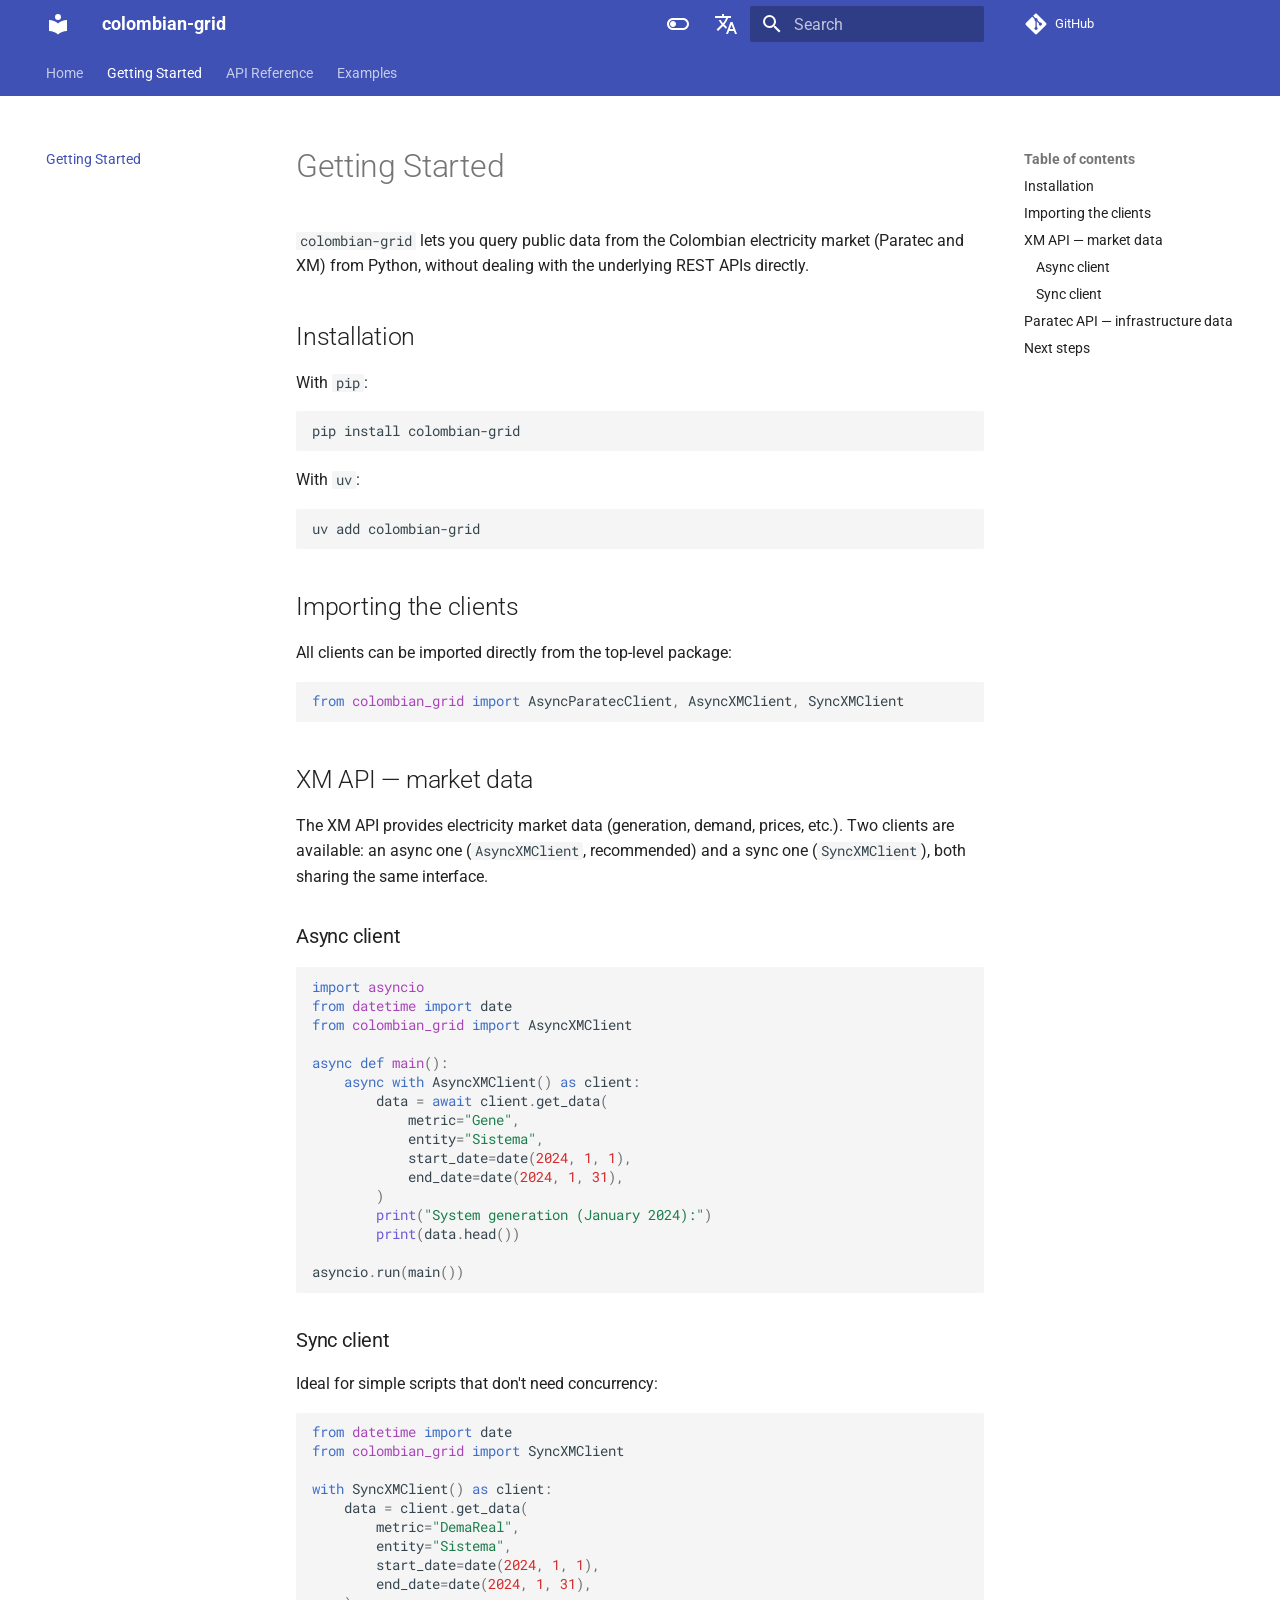
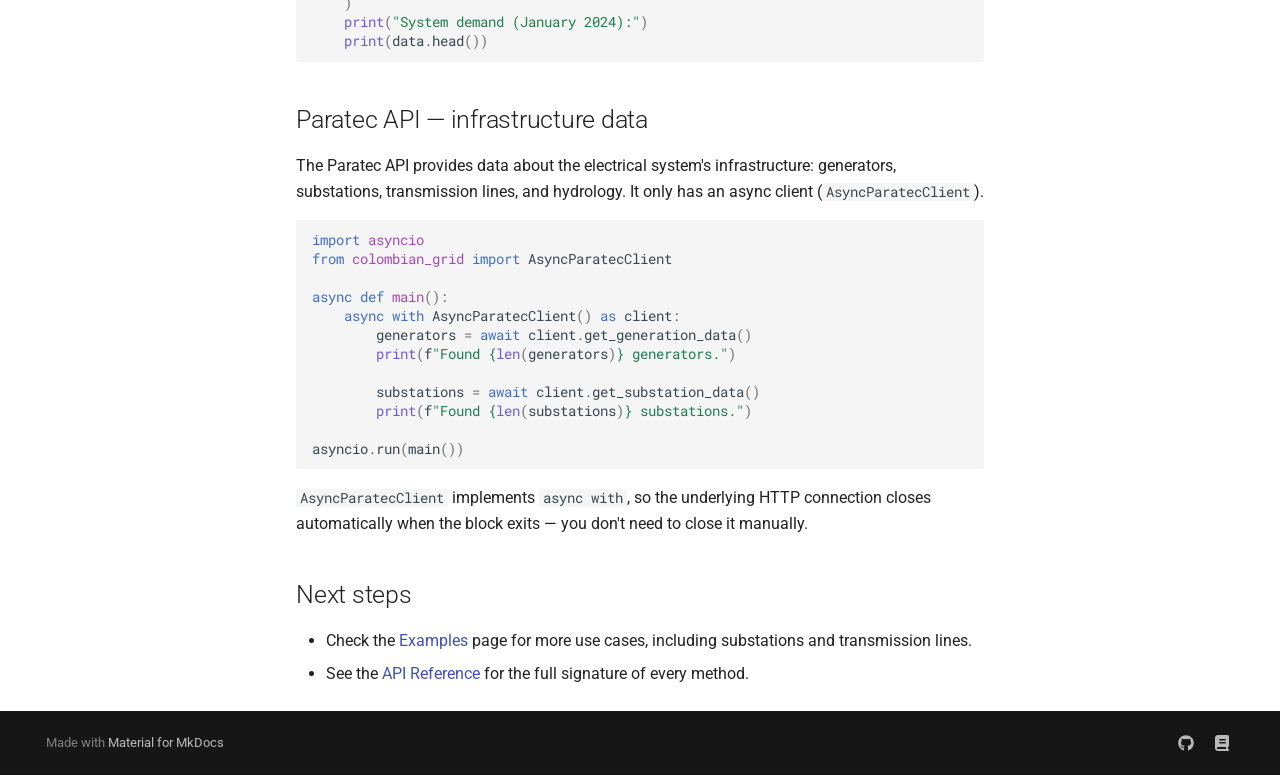
<file: en/getting-started/index.html>
<!doctype html>
<html lang="en" class="no-js">
  <head>
    
      <meta charset="utf-8">
      <meta name="viewport" content="width=device-width,initial-scale=1">
      
      
      
        <link rel="canonical" href="https://jccamargo94.github.io/colombian-grid/en/getting-started/">
      
      
        <link rel="prev" href="../">
      
      
        <link rel="next" href="../api-reference/">
      
      
      <link rel="icon" href="../../assets/favicon.svg">
      <meta name="generator" content="mkdocs-1.6.1, mkdocs-material-9.6.21">
    
    
      
        <title>Getting Started - colombian-grid</title>
      
    
    
      <link rel="stylesheet" href="../../assets/stylesheets/main.2a3383ac.min.css">
      
        
        <link rel="stylesheet" href="../../assets/stylesheets/palette.06af60db.min.css">
      
      


    
    
      
    
    
      
        
        
        <link rel="preconnect" href="https://fonts.gstatic.com" crossorigin>
        <link rel="stylesheet" href="https://fonts.googleapis.com/css?family=Roboto:300,300i,400,400i,700,700i%7CRoboto+Mono:400,400i,700,700i&display=fallback">
        <style>:root{--md-text-font:"Roboto";--md-code-font:"Roboto Mono"}</style>
      
    
    
      <link rel="stylesheet" href="../../assets/_mkdocstrings.css">
    
      <link rel="stylesheet" href="../../assets/_mkdocstrings.css">
    
    <script>__md_scope=new URL("../..",location),__md_hash=e=>[...e].reduce(((e,_)=>(e<<5)-e+_.charCodeAt(0)),0),__md_get=(e,_=localStorage,t=__md_scope)=>JSON.parse(_.getItem(t.pathname+"."+e)),__md_set=(e,_,t=localStorage,a=__md_scope)=>{try{t.setItem(a.pathname+"."+e,JSON.stringify(_))}catch(e){}}</script>
    
      

    
    
    
  </head>
  
  
    
    
      
    
    
    
    
    <body dir="ltr" data-md-color-scheme="default" data-md-color-primary="indigo" data-md-color-accent="indigo">
  
    
    <input class="md-toggle" data-md-toggle="drawer" type="checkbox" id="__drawer" autocomplete="off">
    <input class="md-toggle" data-md-toggle="search" type="checkbox" id="__search" autocomplete="off">
    <label class="md-overlay" for="__drawer"></label>
    <div data-md-component="skip">
      
        
        <a href="#getting-started" class="md-skip">
          Skip to content
        </a>
      
    </div>
    <div data-md-component="announce">
      
    </div>
    
    
      

<header class="md-header" data-md-component="header">
  <nav class="md-header__inner md-grid" aria-label="Header">
    <a href="../" title="colombian-grid" class="md-header__button md-logo" aria-label="colombian-grid" data-md-component="logo">
      
  
  <svg xmlns="http://www.w3.org/2000/svg" viewBox="0 0 24 24"><path d="M12 8a3 3 0 0 0 3-3 3 3 0 0 0-3-3 3 3 0 0 0-3 3 3 3 0 0 0 3 3m0 3.54C9.64 9.35 6.5 8 3 8v11c3.5 0 6.64 1.35 9 3.54 2.36-2.19 5.5-3.54 9-3.54V8c-3.5 0-6.64 1.35-9 3.54"/></svg>

    </a>
    <label class="md-header__button md-icon" for="__drawer">
      
      <svg xmlns="http://www.w3.org/2000/svg" viewBox="0 0 24 24"><path d="M3 6h18v2H3zm0 5h18v2H3zm0 5h18v2H3z"/></svg>
    </label>
    <div class="md-header__title" data-md-component="header-title">
      <div class="md-header__ellipsis">
        <div class="md-header__topic">
          <span class="md-ellipsis">
            colombian-grid
          </span>
        </div>
        <div class="md-header__topic" data-md-component="header-topic">
          <span class="md-ellipsis">
            
              Getting Started
            
          </span>
        </div>
      </div>
    </div>
    
      
        <form class="md-header__option" data-md-component="palette">
  
    
    
    
    <input class="md-option" data-md-color-media="" data-md-color-scheme="default" data-md-color-primary="indigo" data-md-color-accent="indigo"  aria-label="Cambiar a modo oscuro"  type="radio" name="__palette" id="__palette_0">
    
      <label class="md-header__button md-icon" title="Cambiar a modo oscuro" for="__palette_1" hidden>
        <svg xmlns="http://www.w3.org/2000/svg" viewBox="0 0 24 24"><path d="M17 6H7c-3.31 0-6 2.69-6 6s2.69 6 6 6h10c3.31 0 6-2.69 6-6s-2.69-6-6-6m0 10H7c-2.21 0-4-1.79-4-4s1.79-4 4-4h10c2.21 0 4 1.79 4 4s-1.79 4-4 4M7 9c-1.66 0-3 1.34-3 3s1.34 3 3 3 3-1.34 3-3-1.34-3-3-3"/></svg>
      </label>
    
  
    
    
    
    <input class="md-option" data-md-color-media="" data-md-color-scheme="slate" data-md-color-primary="indigo" data-md-color-accent="indigo"  aria-label="Cambiar a modo claro"  type="radio" name="__palette" id="__palette_1">
    
      <label class="md-header__button md-icon" title="Cambiar a modo claro" for="__palette_0" hidden>
        <svg xmlns="http://www.w3.org/2000/svg" viewBox="0 0 24 24"><path d="M17 7H7a5 5 0 0 0-5 5 5 5 0 0 0 5 5h10a5 5 0 0 0 5-5 5 5 0 0 0-5-5m0 8a3 3 0 0 1-3-3 3 3 0 0 1 3-3 3 3 0 0 1 3 3 3 3 0 0 1-3 3"/></svg>
      </label>
    
  
</form>
      
    
    
      <script>var palette=__md_get("__palette");if(palette&&palette.color){if("(prefers-color-scheme)"===palette.color.media){var media=matchMedia("(prefers-color-scheme: light)"),input=document.querySelector(media.matches?"[data-md-color-media='(prefers-color-scheme: light)']":"[data-md-color-media='(prefers-color-scheme: dark)']");palette.color.media=input.getAttribute("data-md-color-media"),palette.color.scheme=input.getAttribute("data-md-color-scheme"),palette.color.primary=input.getAttribute("data-md-color-primary"),palette.color.accent=input.getAttribute("data-md-color-accent")}for(var[key,value]of Object.entries(palette.color))document.body.setAttribute("data-md-color-"+key,value)}</script>
    
    
      <div class="md-header__option">
  <div class="md-select">
    
    <button class="md-header__button md-icon" aria-label="Select language">
      <svg xmlns="http://www.w3.org/2000/svg" viewBox="0 0 24 24"><path d="m12.87 15.07-2.54-2.51.03-.03A17.5 17.5 0 0 0 14.07 6H17V4h-7V2H8v2H1v2h11.17C11.5 7.92 10.44 9.75 9 11.35 8.07 10.32 7.3 9.19 6.69 8h-2c.73 1.63 1.73 3.17 2.98 4.56l-5.09 5.02L4 19l5-5 3.11 3.11zM18.5 10h-2L12 22h2l1.12-3h4.75L21 22h2zm-2.62 7 1.62-4.33L19.12 17z"/></svg>
    </button>
    <div class="md-select__inner">
      <ul class="md-select__list">
        
          <li class="md-select__item">
            <a href="../../getting-started/" hreflang="es" class="md-select__link">
              Español
            </a>
          </li>
        
          <li class="md-select__item">
            <a href="./" hreflang="en" class="md-select__link">
              English
            </a>
          </li>
        
      </ul>
    </div>
  </div>
</div>
    
    
      
      
        <label class="md-header__button md-icon" for="__search">
          
          <svg xmlns="http://www.w3.org/2000/svg" viewBox="0 0 24 24"><path d="M9.5 3A6.5 6.5 0 0 1 16 9.5c0 1.61-.59 3.09-1.56 4.23l.27.27h.79l5 5-1.5 1.5-5-5v-.79l-.27-.27A6.52 6.52 0 0 1 9.5 16 6.5 6.5 0 0 1 3 9.5 6.5 6.5 0 0 1 9.5 3m0 2C7 5 5 7 5 9.5S7 14 9.5 14 14 12 14 9.5 12 5 9.5 5"/></svg>
        </label>
        <div class="md-search" data-md-component="search" role="dialog">
  <label class="md-search__overlay" for="__search"></label>
  <div class="md-search__inner" role="search">
    <form class="md-search__form" name="search">
      <input type="text" class="md-search__input" name="query" aria-label="Search" placeholder="Search" autocapitalize="off" autocorrect="off" autocomplete="off" spellcheck="false" data-md-component="search-query" required>
      <label class="md-search__icon md-icon" for="__search">
        
        <svg xmlns="http://www.w3.org/2000/svg" viewBox="0 0 24 24"><path d="M9.5 3A6.5 6.5 0 0 1 16 9.5c0 1.61-.59 3.09-1.56 4.23l.27.27h.79l5 5-1.5 1.5-5-5v-.79l-.27-.27A6.52 6.52 0 0 1 9.5 16 6.5 6.5 0 0 1 3 9.5 6.5 6.5 0 0 1 9.5 3m0 2C7 5 5 7 5 9.5S7 14 9.5 14 14 12 14 9.5 12 5 9.5 5"/></svg>
        
        <svg xmlns="http://www.w3.org/2000/svg" viewBox="0 0 24 24"><path d="M20 11v2H8l5.5 5.5-1.42 1.42L4.16 12l7.92-7.92L13.5 5.5 8 11z"/></svg>
      </label>
      <nav class="md-search__options" aria-label="Search">
        
        <button type="reset" class="md-search__icon md-icon" title="Clear" aria-label="Clear" tabindex="-1">
          
          <svg xmlns="http://www.w3.org/2000/svg" viewBox="0 0 24 24"><path d="M19 6.41 17.59 5 12 10.59 6.41 5 5 6.41 10.59 12 5 17.59 6.41 19 12 13.41 17.59 19 19 17.59 13.41 12z"/></svg>
        </button>
      </nav>
      
    </form>
    <div class="md-search__output">
      <div class="md-search__scrollwrap" tabindex="0" data-md-scrollfix>
        <div class="md-search-result" data-md-component="search-result">
          <div class="md-search-result__meta">
            Initializing search
          </div>
          <ol class="md-search-result__list" role="presentation"></ol>
        </div>
      </div>
    </div>
  </div>
</div>
      
    
    
      <div class="md-header__source">
        <a href="https://github.com/jccamargo94/colombian-grid" title="Go to repository" class="md-source" data-md-component="source">
  <div class="md-source__icon md-icon">
    
    <svg xmlns="http://www.w3.org/2000/svg" viewBox="0 0 448 512"><!--! Font Awesome Free 7.0.1 by @fontawesome - https://fontawesome.com License - https://fontawesome.com/license/free (Icons: CC BY 4.0, Fonts: SIL OFL 1.1, Code: MIT License) Copyright 2025 Fonticons, Inc.--><path d="M439.6 236.1 244 40.5c-5.4-5.5-12.8-8.5-20.4-8.5s-15 3-20.4 8.4L162.5 81l51.5 51.5c27.1-9.1 52.7 16.8 43.4 43.7l49.7 49.7c34.2-11.8 61.2 31 35.5 56.7-26.5 26.5-70.2-2.9-56-37.3L240.3 199v121.9c25.3 12.5 22.3 41.8 9.1 55-6.4 6.4-15.2 10.1-24.3 10.1s-17.8-3.6-24.3-10.1c-17.6-17.6-11.1-46.9 11.2-56v-123c-20.8-8.5-24.6-30.7-18.6-45L142.6 101 8.5 235.1C3 240.6 0 247.9 0 255.5s3 15 8.5 20.4l195.6 195.7c5.4 5.4 12.7 8.4 20.4 8.4s15-3 20.4-8.4l194.7-194.7c5.4-5.4 8.4-12.8 8.4-20.4s-3-15-8.4-20.4"/></svg>
  </div>
  <div class="md-source__repository">
    GitHub
  </div>
</a>
      </div>
    
  </nav>
  
</header>
    
    <div class="md-container" data-md-component="container">
      
      
        
          
            
<nav class="md-tabs" aria-label="Tabs" data-md-component="tabs">
  <div class="md-grid">
    <ul class="md-tabs__list">
      
        
  
  
  
  
    <li class="md-tabs__item">
      <a href="../" class="md-tabs__link">
        
  
  
    
  
  Home

      </a>
    </li>
  

      
        
  
  
  
    
  
  
    <li class="md-tabs__item md-tabs__item--active">
      <a href="./" class="md-tabs__link">
        
  
  
    
  
  Getting Started

      </a>
    </li>
  

      
        
  
  
  
  
    <li class="md-tabs__item">
      <a href="../api-reference/" class="md-tabs__link">
        
  
  
    
  
  API Reference

      </a>
    </li>
  

      
        
  
  
  
  
    <li class="md-tabs__item">
      <a href="../examples/" class="md-tabs__link">
        
  
  
    
  
  Examples

      </a>
    </li>
  

      
    </ul>
  </div>
</nav>
          
        
      
      <main class="md-main" data-md-component="main">
        <div class="md-main__inner md-grid">
          
            
              
              <div class="md-sidebar md-sidebar--primary" data-md-component="sidebar" data-md-type="navigation" >
                <div class="md-sidebar__scrollwrap">
                  <div class="md-sidebar__inner">
                    


  


<nav class="md-nav md-nav--primary md-nav--lifted" aria-label="Navigation" data-md-level="0">
  <label class="md-nav__title" for="__drawer">
    <a href="../" title="colombian-grid" class="md-nav__button md-logo" aria-label="colombian-grid" data-md-component="logo">
      
  
  <svg xmlns="http://www.w3.org/2000/svg" viewBox="0 0 24 24"><path d="M12 8a3 3 0 0 0 3-3 3 3 0 0 0-3-3 3 3 0 0 0-3 3 3 3 0 0 0 3 3m0 3.54C9.64 9.35 6.5 8 3 8v11c3.5 0 6.64 1.35 9 3.54 2.36-2.19 5.5-3.54 9-3.54V8c-3.5 0-6.64 1.35-9 3.54"/></svg>

    </a>
    colombian-grid
  </label>
  
    <div class="md-nav__source">
      <a href="https://github.com/jccamargo94/colombian-grid" title="Go to repository" class="md-source" data-md-component="source">
  <div class="md-source__icon md-icon">
    
    <svg xmlns="http://www.w3.org/2000/svg" viewBox="0 0 448 512"><!--! Font Awesome Free 7.0.1 by @fontawesome - https://fontawesome.com License - https://fontawesome.com/license/free (Icons: CC BY 4.0, Fonts: SIL OFL 1.1, Code: MIT License) Copyright 2025 Fonticons, Inc.--><path d="M439.6 236.1 244 40.5c-5.4-5.5-12.8-8.5-20.4-8.5s-15 3-20.4 8.4L162.5 81l51.5 51.5c27.1-9.1 52.7 16.8 43.4 43.7l49.7 49.7c34.2-11.8 61.2 31 35.5 56.7-26.5 26.5-70.2-2.9-56-37.3L240.3 199v121.9c25.3 12.5 22.3 41.8 9.1 55-6.4 6.4-15.2 10.1-24.3 10.1s-17.8-3.6-24.3-10.1c-17.6-17.6-11.1-46.9 11.2-56v-123c-20.8-8.5-24.6-30.7-18.6-45L142.6 101 8.5 235.1C3 240.6 0 247.9 0 255.5s3 15 8.5 20.4l195.6 195.7c5.4 5.4 12.7 8.4 20.4 8.4s15-3 20.4-8.4l194.7-194.7c5.4-5.4 8.4-12.8 8.4-20.4s-3-15-8.4-20.4"/></svg>
  </div>
  <div class="md-source__repository">
    GitHub
  </div>
</a>
    </div>
  
  <ul class="md-nav__list" data-md-scrollfix>
    
      
      
  
  
  
  
    <li class="md-nav__item">
      <a href="../" class="md-nav__link">
        
  
  
  <span class="md-ellipsis">
    Home
    
  </span>
  

      </a>
    </li>
  

    
      
      
  
  
    
  
  
  
    <li class="md-nav__item md-nav__item--active">
      
      <input class="md-nav__toggle md-toggle" type="checkbox" id="__toc">
      
      
        
      
      
        <label class="md-nav__link md-nav__link--active" for="__toc">
          
  
  
  <span class="md-ellipsis">
    Getting Started
    
  </span>
  

          <span class="md-nav__icon md-icon"></span>
        </label>
      
      <a href="./" class="md-nav__link md-nav__link--active">
        
  
  
  <span class="md-ellipsis">
    Getting Started
    
  </span>
  

      </a>
      
        

<nav class="md-nav md-nav--secondary" aria-label="Table of contents">
  
  
  
    
  
  
    <label class="md-nav__title" for="__toc">
      <span class="md-nav__icon md-icon"></span>
      Table of contents
    </label>
    <ul class="md-nav__list" data-md-component="toc" data-md-scrollfix>
      
        <li class="md-nav__item">
  <a href="#installation" class="md-nav__link">
    <span class="md-ellipsis">
      Installation
    </span>
  </a>
  
</li>
      
        <li class="md-nav__item">
  <a href="#importing-the-clients" class="md-nav__link">
    <span class="md-ellipsis">
      Importing the clients
    </span>
  </a>
  
</li>
      
        <li class="md-nav__item">
  <a href="#xm-api-market-data" class="md-nav__link">
    <span class="md-ellipsis">
      XM API — market data
    </span>
  </a>
  
    <nav class="md-nav" aria-label="XM API — market data">
      <ul class="md-nav__list">
        
          <li class="md-nav__item">
  <a href="#async-client" class="md-nav__link">
    <span class="md-ellipsis">
      Async client
    </span>
  </a>
  
</li>
        
          <li class="md-nav__item">
  <a href="#sync-client" class="md-nav__link">
    <span class="md-ellipsis">
      Sync client
    </span>
  </a>
  
</li>
        
      </ul>
    </nav>
  
</li>
      
        <li class="md-nav__item">
  <a href="#paratec-api-infrastructure-data" class="md-nav__link">
    <span class="md-ellipsis">
      Paratec API — infrastructure data
    </span>
  </a>
  
</li>
      
        <li class="md-nav__item">
  <a href="#next-steps" class="md-nav__link">
    <span class="md-ellipsis">
      Next steps
    </span>
  </a>
  
</li>
      
    </ul>
  
</nav>
      
    </li>
  

    
      
      
  
  
  
  
    <li class="md-nav__item">
      <a href="../api-reference/" class="md-nav__link">
        
  
  
  <span class="md-ellipsis">
    API Reference
    
  </span>
  

      </a>
    </li>
  

    
      
      
  
  
  
  
    <li class="md-nav__item">
      <a href="../examples/" class="md-nav__link">
        
  
  
  <span class="md-ellipsis">
    Examples
    
  </span>
  

      </a>
    </li>
  

    
  </ul>
</nav>
                  </div>
                </div>
              </div>
            
            
              
              <div class="md-sidebar md-sidebar--secondary" data-md-component="sidebar" data-md-type="toc" >
                <div class="md-sidebar__scrollwrap">
                  <div class="md-sidebar__inner">
                    

<nav class="md-nav md-nav--secondary" aria-label="Table of contents">
  
  
  
    
  
  
    <label class="md-nav__title" for="__toc">
      <span class="md-nav__icon md-icon"></span>
      Table of contents
    </label>
    <ul class="md-nav__list" data-md-component="toc" data-md-scrollfix>
      
        <li class="md-nav__item">
  <a href="#installation" class="md-nav__link">
    <span class="md-ellipsis">
      Installation
    </span>
  </a>
  
</li>
      
        <li class="md-nav__item">
  <a href="#importing-the-clients" class="md-nav__link">
    <span class="md-ellipsis">
      Importing the clients
    </span>
  </a>
  
</li>
      
        <li class="md-nav__item">
  <a href="#xm-api-market-data" class="md-nav__link">
    <span class="md-ellipsis">
      XM API — market data
    </span>
  </a>
  
    <nav class="md-nav" aria-label="XM API — market data">
      <ul class="md-nav__list">
        
          <li class="md-nav__item">
  <a href="#async-client" class="md-nav__link">
    <span class="md-ellipsis">
      Async client
    </span>
  </a>
  
</li>
        
          <li class="md-nav__item">
  <a href="#sync-client" class="md-nav__link">
    <span class="md-ellipsis">
      Sync client
    </span>
  </a>
  
</li>
        
      </ul>
    </nav>
  
</li>
      
        <li class="md-nav__item">
  <a href="#paratec-api-infrastructure-data" class="md-nav__link">
    <span class="md-ellipsis">
      Paratec API — infrastructure data
    </span>
  </a>
  
</li>
      
        <li class="md-nav__item">
  <a href="#next-steps" class="md-nav__link">
    <span class="md-ellipsis">
      Next steps
    </span>
  </a>
  
</li>
      
    </ul>
  
</nav>
                  </div>
                </div>
              </div>
            
          
          
            <div class="md-content" data-md-component="content">
              <article class="md-content__inner md-typeset">
                
                  


  
  


<h1 id="getting-started">Getting Started</h1>
<p><code>colombian-grid</code> lets you query public data from the Colombian electricity market (Paratec and XM) from Python, without dealing with the underlying REST APIs directly.</p>
<h2 id="installation">Installation</h2>
<p>With <code>pip</code>:</p>
<div class="highlight"><pre><span></span><code>pip<span class="w"> </span>install<span class="w"> </span>colombian-grid
</code></pre></div>
<p>With <code>uv</code>:</p>
<div class="highlight"><pre><span></span><code>uv<span class="w"> </span>add<span class="w"> </span>colombian-grid
</code></pre></div>
<h2 id="importing-the-clients">Importing the clients</h2>
<p>All clients can be imported directly from the top-level package:</p>
<div class="highlight"><pre><span></span><code><span class="kn">from</span><span class="w"> </span><span class="nn">colombian_grid</span><span class="w"> </span><span class="kn">import</span> <span class="n">AsyncParatecClient</span><span class="p">,</span> <span class="n">AsyncXMClient</span><span class="p">,</span> <span class="n">SyncXMClient</span>
</code></pre></div>
<h2 id="xm-api-market-data">XM API — market data</h2>
<p>The XM API provides electricity market data (generation, demand, prices, etc.). Two clients are available: an async one (<code>AsyncXMClient</code>, recommended) and a sync one (<code>SyncXMClient</code>), both sharing the same interface.</p>
<h3 id="async-client">Async client</h3>
<div class="highlight"><pre><span></span><code><span class="kn">import</span><span class="w"> </span><span class="nn">asyncio</span>
<span class="kn">from</span><span class="w"> </span><span class="nn">datetime</span><span class="w"> </span><span class="kn">import</span> <span class="n">date</span>
<span class="kn">from</span><span class="w"> </span><span class="nn">colombian_grid</span><span class="w"> </span><span class="kn">import</span> <span class="n">AsyncXMClient</span>

<span class="k">async</span> <span class="k">def</span><span class="w"> </span><span class="nf">main</span><span class="p">():</span>
    <span class="k">async</span> <span class="k">with</span> <span class="n">AsyncXMClient</span><span class="p">()</span> <span class="k">as</span> <span class="n">client</span><span class="p">:</span>
        <span class="n">data</span> <span class="o">=</span> <span class="k">await</span> <span class="n">client</span><span class="o">.</span><span class="n">get_data</span><span class="p">(</span>
            <span class="n">metric</span><span class="o">=</span><span class="s2">&quot;Gene&quot;</span><span class="p">,</span>
            <span class="n">entity</span><span class="o">=</span><span class="s2">&quot;Sistema&quot;</span><span class="p">,</span>
            <span class="n">start_date</span><span class="o">=</span><span class="n">date</span><span class="p">(</span><span class="mi">2024</span><span class="p">,</span> <span class="mi">1</span><span class="p">,</span> <span class="mi">1</span><span class="p">),</span>
            <span class="n">end_date</span><span class="o">=</span><span class="n">date</span><span class="p">(</span><span class="mi">2024</span><span class="p">,</span> <span class="mi">1</span><span class="p">,</span> <span class="mi">31</span><span class="p">),</span>
        <span class="p">)</span>
        <span class="nb">print</span><span class="p">(</span><span class="s2">&quot;System generation (January 2024):&quot;</span><span class="p">)</span>
        <span class="nb">print</span><span class="p">(</span><span class="n">data</span><span class="o">.</span><span class="n">head</span><span class="p">())</span>

<span class="n">asyncio</span><span class="o">.</span><span class="n">run</span><span class="p">(</span><span class="n">main</span><span class="p">())</span>
</code></pre></div>
<h3 id="sync-client">Sync client</h3>
<p>Ideal for simple scripts that don't need concurrency:</p>
<div class="highlight"><pre><span></span><code><span class="kn">from</span><span class="w"> </span><span class="nn">datetime</span><span class="w"> </span><span class="kn">import</span> <span class="n">date</span>
<span class="kn">from</span><span class="w"> </span><span class="nn">colombian_grid</span><span class="w"> </span><span class="kn">import</span> <span class="n">SyncXMClient</span>

<span class="k">with</span> <span class="n">SyncXMClient</span><span class="p">()</span> <span class="k">as</span> <span class="n">client</span><span class="p">:</span>
    <span class="n">data</span> <span class="o">=</span> <span class="n">client</span><span class="o">.</span><span class="n">get_data</span><span class="p">(</span>
        <span class="n">metric</span><span class="o">=</span><span class="s2">&quot;DemaReal&quot;</span><span class="p">,</span>
        <span class="n">entity</span><span class="o">=</span><span class="s2">&quot;Sistema&quot;</span><span class="p">,</span>
        <span class="n">start_date</span><span class="o">=</span><span class="n">date</span><span class="p">(</span><span class="mi">2024</span><span class="p">,</span> <span class="mi">1</span><span class="p">,</span> <span class="mi">1</span><span class="p">),</span>
        <span class="n">end_date</span><span class="o">=</span><span class="n">date</span><span class="p">(</span><span class="mi">2024</span><span class="p">,</span> <span class="mi">1</span><span class="p">,</span> <span class="mi">31</span><span class="p">),</span>
    <span class="p">)</span>
    <span class="nb">print</span><span class="p">(</span><span class="s2">&quot;System demand (January 2024):&quot;</span><span class="p">)</span>
    <span class="nb">print</span><span class="p">(</span><span class="n">data</span><span class="o">.</span><span class="n">head</span><span class="p">())</span>
</code></pre></div>
<h2 id="paratec-api-infrastructure-data">Paratec API — infrastructure data</h2>
<p>The Paratec API provides data about the electrical system's infrastructure: generators, substations, transmission lines, and hydrology. It only has an async client (<code>AsyncParatecClient</code>).</p>
<div class="highlight"><pre><span></span><code><span class="kn">import</span><span class="w"> </span><span class="nn">asyncio</span>
<span class="kn">from</span><span class="w"> </span><span class="nn">colombian_grid</span><span class="w"> </span><span class="kn">import</span> <span class="n">AsyncParatecClient</span>

<span class="k">async</span> <span class="k">def</span><span class="w"> </span><span class="nf">main</span><span class="p">():</span>
    <span class="k">async</span> <span class="k">with</span> <span class="n">AsyncParatecClient</span><span class="p">()</span> <span class="k">as</span> <span class="n">client</span><span class="p">:</span>
        <span class="n">generators</span> <span class="o">=</span> <span class="k">await</span> <span class="n">client</span><span class="o">.</span><span class="n">get_generation_data</span><span class="p">()</span>
        <span class="nb">print</span><span class="p">(</span><span class="sa">f</span><span class="s2">&quot;Found </span><span class="si">{</span><span class="nb">len</span><span class="p">(</span><span class="n">generators</span><span class="p">)</span><span class="si">}</span><span class="s2"> generators.&quot;</span><span class="p">)</span>

        <span class="n">substations</span> <span class="o">=</span> <span class="k">await</span> <span class="n">client</span><span class="o">.</span><span class="n">get_substation_data</span><span class="p">()</span>
        <span class="nb">print</span><span class="p">(</span><span class="sa">f</span><span class="s2">&quot;Found </span><span class="si">{</span><span class="nb">len</span><span class="p">(</span><span class="n">substations</span><span class="p">)</span><span class="si">}</span><span class="s2"> substations.&quot;</span><span class="p">)</span>

<span class="n">asyncio</span><span class="o">.</span><span class="n">run</span><span class="p">(</span><span class="n">main</span><span class="p">())</span>
</code></pre></div>
<p><code>AsyncParatecClient</code> implements <code>async with</code>, so the underlying HTTP connection closes automatically when the block exits — you don't need to close it manually.</p>
<h2 id="next-steps">Next steps</h2>
<ul>
<li>Check the <a href="../examples/">Examples</a> page for more use cases, including substations and transmission lines.</li>
<li>See the <a href="../api-reference/">API Reference</a> for the full signature of every method.</li>
</ul>












                
              </article>
            </div>
          
          
<script>var target=document.getElementById(location.hash.slice(1));target&&target.name&&(target.checked=target.name.startsWith("__tabbed_"))</script>
        </div>
        
      </main>
      
        <footer class="md-footer">
  
  <div class="md-footer-meta md-typeset">
    <div class="md-footer-meta__inner md-grid">
      <div class="md-copyright">
  
  
    Made with
    <a href="https://squidfunk.github.io/mkdocs-material/" target="_blank" rel="noopener">
      Material for MkDocs
    </a>
  
</div>
      
        
<div class="md-social">
  
    
    
    
    
      
      
    
    <a href="https://github.com/jccamargo94/colombian-grid" target="_blank" rel="noopener" title="github.com" class="md-social__link">
      <svg xmlns="http://www.w3.org/2000/svg" viewBox="0 0 512 512"><!--! Font Awesome Free 7.0.1 by @fontawesome - https://fontawesome.com License - https://fontawesome.com/license/free (Icons: CC BY 4.0, Fonts: SIL OFL 1.1, Code: MIT License) Copyright 2025 Fonticons, Inc.--><path d="M173.9 397.4c0 2-2.3 3.6-5.2 3.6-3.3.3-5.6-1.3-5.6-3.6 0-2 2.3-3.6 5.2-3.6 3-.3 5.6 1.3 5.6 3.6m-31.1-4.5c-.7 2 1.3 4.3 4.3 4.9 2.6 1 5.6 0 6.2-2s-1.3-4.3-4.3-5.2c-2.6-.7-5.5.3-6.2 2.3m44.2-1.7c-2.9.7-4.9 2.6-4.6 4.9.3 2 2.9 3.3 5.9 2.6 2.9-.7 4.9-2.6 4.6-4.6-.3-1.9-3-3.2-5.9-2.9M252.8 8C114.1 8 8 113.3 8 252c0 110.9 69.8 205.8 169.5 239.2 12.8 2.3 17.3-5.6 17.3-12.1 0-6.2-.3-40.4-.3-61.4 0 0-70 15-84.7-29.8 0 0-11.4-29.1-27.8-36.6 0 0-22.9-15.7 1.6-15.4 0 0 24.9 2 38.6 25.8 21.9 38.6 58.6 27.5 72.9 20.9 2.3-16 8.8-27.1 16-33.7-55.9-6.2-112.3-14.3-112.3-110.5 0-27.5 7.6-41.3 23.6-58.9-2.6-6.5-11.1-33.3 2.6-67.9 20.9-6.5 69 27 69 27 20-5.6 41.5-8.5 62.8-8.5s42.8 2.9 62.8 8.5c0 0 48.1-33.6 69-27 13.7 34.7 5.2 61.4 2.6 67.9 16 17.7 25.8 31.5 25.8 58.9 0 96.5-58.9 104.2-114.8 110.5 9.2 7.9 17 22.9 17 46.4 0 33.7-.3 75.4-.3 83.6 0 6.5 4.6 14.4 17.3 12.1C436.2 457.8 504 362.9 504 252 504 113.3 391.5 8 252.8 8M105.2 352.9c-1.3 1-1 3.3.7 5.2 1.6 1.6 3.9 2.3 5.2 1 1.3-1 1-3.3-.7-5.2-1.6-1.6-3.9-2.3-5.2-1m-10.8-8.1c-.7 1.3.3 2.9 2.3 3.9 1.6 1 3.6.7 4.3-.7.7-1.3-.3-2.9-2.3-3.9-2-.6-3.6-.3-4.3.7m32.4 35.6c-1.6 1.3-1 4.3 1.3 6.2 2.3 2.3 5.2 2.6 6.5 1 1.3-1.3.7-4.3-1.3-6.2-2.2-2.3-5.2-2.6-6.5-1m-11.4-14.7c-1.6 1-1.6 3.6 0 5.9s4.3 3.3 5.6 2.3c1.6-1.3 1.6-3.9 0-6.2-1.4-2.3-4-3.3-5.6-2"/></svg>
    </a>
  
    
    
    
    
      
      
    
    <a href="https://jccamargo94.github.io/colombian-grid/" target="_blank" rel="noopener" title="jccamargo94.github.io" class="md-social__link">
      <svg xmlns="http://www.w3.org/2000/svg" viewBox="0 0 448 512"><!--! Font Awesome Free 7.0.1 by @fontawesome - https://fontawesome.com License - https://fontawesome.com/license/free (Icons: CC BY 4.0, Fonts: SIL OFL 1.1, Code: MIT License) Copyright 2025 Fonticons, Inc.--><path d="M384 512H96c-53 0-96-43-96-96V96C0 43 43 0 96 0h304c26.5 0 48 21.5 48 48v288c0 20.9-13.4 38.7-32 45.3V448c17.7 0 32 14.3 32 32s-14.3 32-32 32zM96 384c-17.7 0-32 14.3-32 32s14.3 32 32 32h256v-64zm32-232c0 13.3 10.7 24 24 24h176c13.3 0 24-10.7 24-24s-10.7-24-24-24H152c-13.3 0-24 10.7-24 24m24 72c-13.3 0-24 10.7-24 24s10.7 24 24 24h176c13.3 0 24-10.7 24-24s-10.7-24-24-24z"/></svg>
    </a>
  
</div>
      
    </div>
  </div>
</footer>
      
    </div>
    <div class="md-dialog" data-md-component="dialog">
      <div class="md-dialog__inner md-typeset"></div>
    </div>
    
    
    
      
      <script id="__config" type="application/json">{"base": "../..", "features": ["navigation.tabs", "navigation.indexes", "content.tabs"], "search": "../../assets/javascripts/workers/search.973d3a69.min.js", "tags": null, "translations": {"clipboard.copied": "Copied to clipboard", "clipboard.copy": "Copy to clipboard", "search.result.more.one": "1 more on this page", "search.result.more.other": "# more on this page", "search.result.none": "No matching documents", "search.result.one": "1 matching document", "search.result.other": "# matching documents", "search.result.placeholder": "Type to start searching", "search.result.term.missing": "Missing", "select.version": "Select version"}, "version": null}</script>
    
    
      <script src="../../assets/javascripts/bundle.f55a23d4.min.js"></script>
      
    
  </body>
</html>
</file>
<file: assets/_mkdocstrings.css>
/* Avoid breaking parameter names, etc. in table cells. */
.doc-contents td code {
  word-break: normal !important;
}

/* No line break before first paragraph of descriptions. */
.doc-md-description,
.doc-md-description>p:first-child {
  display: inline;
}

/* No text transformation from Material for MkDocs for H5 headings. */
.md-typeset h5 .doc-object-name {
  text-transform: none;
}

/* Max width for docstring sections tables. */
.doc .md-typeset__table,
.doc .md-typeset__table table {
  display: table !important;
  width: 100%;
}

.doc .md-typeset__table tr {
  display: table-row;
}

/* Defaults in Spacy table style. */
.doc-param-default,
.doc-type_param-default {
  float: right;
}

/* Parameter headings must be inline, not blocks. */
.doc-heading-parameter,
.doc-heading-type_parameter {
  display: inline;
}

/* Default font size for parameter headings. */
.md-typeset .doc-heading-parameter {
  font-size: inherit;
}

/* Prefer space on the right, not the left of parameter permalinks. */
.doc-heading-parameter .headerlink,
.doc-heading-type_parameter .headerlink {
  margin-left: 0 !important;
  margin-right: 0.2rem;
}

/* Backward-compatibility: docstring section titles in bold. */
.doc-section-title {
  font-weight: bold;
}

/* Backlinks crumb separator. */
.doc-backlink-crumb {
  display: inline-flex;
  gap: .2rem;
  white-space: nowrap;
  align-items: center;
  vertical-align: middle;
}
.doc-backlink-crumb:not(:first-child)::before {
  background-color: var(--md-default-fg-color--lighter);
  content: "";
  display: inline;
  height: 1rem;
  --md-path-icon: url('data:image/svg+xml;charset=utf-8,<svg xmlns="http://www.w3.org/2000/svg" viewBox="0 0 24 24"><path d="M8.59 16.58 13.17 12 8.59 7.41 10 6l6 6-6 6z"/></svg>');
  -webkit-mask-image: var(--md-path-icon);
  mask-image: var(--md-path-icon);
  width: 1rem;
}
.doc-backlink-crumb.last {
  font-weight: bold;
}

/* Symbols in Navigation and ToC. */
:root, :host,
[data-md-color-scheme="default"] {
  --doc-symbol-parameter-fg-color: #df50af;
  --doc-symbol-type_parameter-fg-color: #df50af;
  --doc-symbol-attribute-fg-color: #953800;
  --doc-symbol-function-fg-color: #8250df;
  --doc-symbol-method-fg-color: #8250df;
  --doc-symbol-class-fg-color: #0550ae;
  --doc-symbol-type_alias-fg-color: #0550ae;
  --doc-symbol-module-fg-color: #5cad0f;

  --doc-symbol-parameter-bg-color: #df50af1a;
  --doc-symbol-type_parameter-bg-color: #df50af1a;
  --doc-symbol-attribute-bg-color: #9538001a;
  --doc-symbol-function-bg-color: #8250df1a;
  --doc-symbol-method-bg-color: #8250df1a;
  --doc-symbol-class-bg-color: #0550ae1a;
  --doc-symbol-type_alias-bg-color: #0550ae1a;
  --doc-symbol-module-bg-color: #5cad0f1a;
}

[data-md-color-scheme="slate"] {
  --doc-symbol-parameter-fg-color: #ffa8cc;
  --doc-symbol-type_parameter-fg-color: #ffa8cc;
  --doc-symbol-attribute-fg-color: #ffa657;
  --doc-symbol-function-fg-color: #d2a8ff;
  --doc-symbol-method-fg-color: #d2a8ff;
  --doc-symbol-class-fg-color: #79c0ff;
  --doc-symbol-type_alias-fg-color: #79c0ff;
  --doc-symbol-module-fg-color: #baff79;

  --doc-symbol-parameter-bg-color: #ffa8cc1a;
  --doc-symbol-type_parameter-bg-color: #ffa8cc1a;
  --doc-symbol-attribute-bg-color: #ffa6571a;
  --doc-symbol-function-bg-color: #d2a8ff1a;
  --doc-symbol-method-bg-color: #d2a8ff1a;
  --doc-symbol-class-bg-color: #79c0ff1a;
  --doc-symbol-type_alias-bg-color: #79c0ff1a;
  --doc-symbol-module-bg-color: #baff791a;
}

code.doc-symbol {
  border-radius: .1rem;
  font-size: .85em;
  padding: 0 .3em;
  font-weight: bold;
}

code.doc-symbol-parameter,
a code.doc-symbol-parameter {
  color: var(--doc-symbol-parameter-fg-color);
  background-color: var(--doc-symbol-parameter-bg-color);
}

code.doc-symbol-parameter::after {
  content: "param";
}

code.doc-symbol-type_parameter,
a code.doc-symbol-type_parameter {
  color: var(--doc-symbol-type_parameter-fg-color);
  background-color: var(--doc-symbol-type_parameter-bg-color);
}

code.doc-symbol-type_parameter::after {
  content: "type-param";
}

code.doc-symbol-attribute,
a code.doc-symbol-attribute {
  color: var(--doc-symbol-attribute-fg-color);
  background-color: var(--doc-symbol-attribute-bg-color);
}

code.doc-symbol-attribute::after {
  content: "attr";
}

code.doc-symbol-function,
a code.doc-symbol-function {
  color: var(--doc-symbol-function-fg-color);
  background-color: var(--doc-symbol-function-bg-color);
}

code.doc-symbol-function::after {
  content: "func";
}

code.doc-symbol-method,
a code.doc-symbol-method {
  color: var(--doc-symbol-method-fg-color);
  background-color: var(--doc-symbol-method-bg-color);
}

code.doc-symbol-method::after {
  content: "meth";
}

code.doc-symbol-class,
a code.doc-symbol-class {
  color: var(--doc-symbol-class-fg-color);
  background-color: var(--doc-symbol-class-bg-color);
}

code.doc-symbol-class::after {
  content: "class";
}


code.doc-symbol-type_alias,
a code.doc-symbol-type_alias {
  color: var(--doc-symbol-type_alias-fg-color);
  background-color: var(--doc-symbol-type_alias-bg-color);
}

code.doc-symbol-type_alias::after {
  content: "type";
}

code.doc-symbol-module,
a code.doc-symbol-module {
  color: var(--doc-symbol-module-fg-color);
  background-color: var(--doc-symbol-module-bg-color);
}

code.doc-symbol-module::after {
  content: "mod";
}

.doc-signature .autorefs {
  color: inherit;
  border-bottom: 1px dotted currentcolor;
}
</file>
<file: assets/stylesheets/main.2a3383ac.min.css>
@charset "UTF-8";html{-webkit-text-size-adjust:none;-moz-text-size-adjust:none;text-size-adjust:none;box-sizing:border-box}*,:after,:before{box-sizing:inherit}@media (prefers-reduced-motion){*,:after,:before{transition:none!important}}body{margin:0}a,button,input,label{-webkit-tap-highlight-color:transparent}a{color:inherit;text-decoration:none}hr{border:0;box-sizing:initial;display:block;height:.05rem;overflow:visible;padding:0}small{font-size:80%}sub,sup{line-height:1em}img{border-style:none}table{border-collapse:initial;border-spacing:0}td,th{font-weight:400;vertical-align:top}button{background:#0000;border:0;font-family:inherit;font-size:inherit;margin:0;padding:0}input{border:0;outline:none}:root{--md-primary-fg-color:#4051b5;--md-primary-fg-color--light:#5d6cc0;--md-primary-fg-color--dark:#303fa1;--md-primary-bg-color:#fff;--md-primary-bg-color--light:#ffffffb3;--md-accent-fg-color:#526cfe;--md-accent-fg-color--transparent:#526cfe1a;--md-accent-bg-color:#fff;--md-accent-bg-color--light:#ffffffb3}[data-md-color-scheme=default]{color-scheme:light}[data-md-color-scheme=default] img[src$="#gh-dark-mode-only"],[data-md-color-scheme=default] img[src$="#only-dark"]{display:none}:root,[data-md-color-scheme=default]{--md-hue:225deg;--md-default-fg-color:#000000de;--md-default-fg-color--light:#0000008a;--md-default-fg-color--lighter:#00000052;--md-default-fg-color--lightest:#00000012;--md-default-bg-color:#fff;--md-default-bg-color--light:#ffffffb3;--md-default-bg-color--lighter:#ffffff4d;--md-default-bg-color--lightest:#ffffff1f;--md-code-fg-color:#36464e;--md-code-bg-color:#f5f5f5;--md-code-hl-color:#4287ff;--md-code-hl-color--light:#4287ff1a;--md-code-hl-number-color:#d52a2a;--md-code-hl-special-color:#db1457;--md-code-hl-function-color:#a846b9;--md-code-hl-constant-color:#6e59d9;--md-code-hl-keyword-color:#3f6ec6;--md-code-hl-string-color:#1c7d4d;--md-code-hl-name-color:var(--md-code-fg-color);--md-code-hl-operator-color:var(--md-default-fg-color--light);--md-code-hl-punctuation-color:var(--md-default-fg-color--light);--md-code-hl-comment-color:var(--md-default-fg-color--light);--md-code-hl-generic-color:var(--md-default-fg-color--light);--md-code-hl-variable-color:var(--md-default-fg-color--light);--md-typeset-color:var(--md-default-fg-color);--md-typeset-a-color:var(--md-primary-fg-color);--md-typeset-del-color:#f5503d26;--md-typeset-ins-color:#0bd57026;--md-typeset-kbd-color:#fafafa;--md-typeset-kbd-accent-color:#fff;--md-typeset-kbd-border-color:#b8b8b8;--md-typeset-mark-color:#ffff0080;--md-typeset-table-color:#0000001f;--md-typeset-table-color--light:rgba(0,0,0,.035);--md-admonition-fg-color:var(--md-default-fg-color);--md-admonition-bg-color:var(--md-default-bg-color);--md-warning-fg-color:#000000de;--md-warning-bg-color:#ff9;--md-footer-fg-color:#fff;--md-footer-fg-color--light:#ffffffb3;--md-footer-fg-color--lighter:#ffffff73;--md-footer-bg-color:#000000de;--md-footer-bg-color--dark:#00000052;--md-shadow-z1:0 0.2rem 0.5rem #0000000d,0 0 0.05rem #0000001a;--md-shadow-z2:0 0.2rem 0.5rem #0000001a,0 0 0.05rem #00000040;--md-shadow-z3:0 0.2rem 0.5rem #0003,0 0 0.05rem #00000059}.md-icon svg{fill:currentcolor;display:block;height:1.2rem;width:1.2rem}body{-webkit-font-smoothing:antialiased;-moz-osx-font-smoothing:grayscale;--md-text-font-family:var(--md-text-font,_),-apple-system,BlinkMacSystemFont,Helvetica,Arial,sans-serif;--md-code-font-family:var(--md-code-font,_),SFMono-Regular,Consolas,Menlo,monospace}aside,body,input{font-feature-settings:"kern","liga";color:var(--md-typeset-color);font-family:var(--md-text-font-family)}code,kbd,pre{font-feature-settings:"kern";font-family:var(--md-code-font-family)}:root{--md-typeset-table-sort-icon:url('data:image/svg+xml;charset=utf-8,<svg xmlns="http://www.w3.org/2000/svg" viewBox="0 0 24 24"><path d="m18 21-4-4h3V7h-3l4-4 4 4h-3v10h3M2 19v-2h10v2M2 13v-2h7v2M2 7V5h4v2z"/></svg>');--md-typeset-table-sort-icon--asc:url('data:image/svg+xml;charset=utf-8,<svg xmlns="http://www.w3.org/2000/svg" viewBox="0 0 24 24"><path d="M19 17h3l-4 4-4-4h3V3h2M2 17h10v2H2M6 5v2H2V5m0 6h7v2H2z"/></svg>');--md-typeset-table-sort-icon--desc:url('data:image/svg+xml;charset=utf-8,<svg xmlns="http://www.w3.org/2000/svg" viewBox="0 0 24 24"><path d="M19 7h3l-4-4-4 4h3v14h2M2 17h10v2H2M6 5v2H2V5m0 6h7v2H2z"/></svg>')}.md-typeset{-webkit-print-color-adjust:exact;color-adjust:exact;font-size:.8rem;line-height:1.6;overflow-wrap:break-word}@media print{.md-typeset{font-size:.68rem}}.md-typeset blockquote,.md-typeset dl,.md-typeset figure,.md-typeset ol,.md-typeset pre,.md-typeset ul{margin-bottom:1em;margin-top:1em}.md-typeset h1{color:var(--md-default-fg-color--light);font-size:2em;line-height:1.3;margin:0 0 1.25em}.md-typeset h1,.md-typeset h2{font-weight:300;letter-spacing:-.01em}.md-typeset h2{font-size:1.5625em;line-height:1.4;margin:1.6em 0 .64em}.md-typeset h3{font-size:1.25em;font-weight:400;letter-spacing:-.01em;line-height:1.5;margin:1.6em 0 .8em}.md-typeset h2+h3{margin-top:.8em}.md-typeset h4{font-weight:700;letter-spacing:-.01em;margin:1em 0}.md-typeset h5,.md-typeset h6{color:var(--md-default-fg-color--light);font-size:.8em;font-weight:700;letter-spacing:-.01em;margin:1.25em 0}.md-typeset h5{text-transform:uppercase}.md-typeset h5 code{text-transform:none}.md-typeset hr{border-bottom:.05rem solid var(--md-default-fg-color--lightest);display:flow-root;margin:1.5em 0}.md-typeset a{color:var(--md-typeset-a-color);word-break:break-word}.md-typeset a,.md-typeset a:before{transition:color 125ms}.md-typeset a:focus,.md-typeset a:hover{color:var(--md-accent-fg-color)}.md-typeset a:focus code,.md-typeset a:hover code{background-color:var(--md-accent-fg-color--transparent)}.md-typeset a code{color:currentcolor;transition:background-color 125ms}.md-typeset a.focus-visible{outline-color:var(--md-accent-fg-color);outline-offset:.2rem}.md-typeset code,.md-typeset kbd,.md-typeset pre{color:var(--md-code-fg-color);direction:ltr;font-variant-ligatures:none}@media print{.md-typeset code,.md-typeset kbd,.md-typeset pre{white-space:pre-wrap}}.md-typeset code{background-color:var(--md-code-bg-color);border-radius:.1rem;-webkit-box-decoration-break:clone;box-decoration-break:clone;font-size:.85em;padding:0 .2941176471em;word-break:break-word}.md-typeset code:not(.focus-visible){-webkit-tap-highlight-color:transparent;outline:none}.md-typeset pre{display:flow-root;line-height:1.4;position:relative}.md-typeset pre>code{-webkit-box-decoration-break:slice;box-decoration-break:slice;box-shadow:none;display:block;margin:0;outline-color:var(--md-accent-fg-color);overflow:auto;padding:.7720588235em 1.1764705882em;scrollbar-color:var(--md-default-fg-color--lighter) #0000;scrollbar-width:thin;touch-action:auto;word-break:normal}.md-typeset pre>code:hover{scrollbar-color:var(--md-accent-fg-color) #0000}.md-typeset pre>code::-webkit-scrollbar{height:.2rem;width:.2rem}.md-typeset pre>code::-webkit-scrollbar-thumb{background-color:var(--md-default-fg-color--lighter)}.md-typeset pre>code::-webkit-scrollbar-thumb:hover{background-color:var(--md-accent-fg-color)}.md-typeset kbd{background-color:var(--md-typeset-kbd-color);border-radius:.1rem;box-shadow:0 .1rem 0 .05rem var(--md-typeset-kbd-border-color),0 .1rem 0 var(--md-typeset-kbd-border-color),0 -.1rem .2rem var(--md-typeset-kbd-accent-color) inset;color:var(--md-default-fg-color);display:inline-block;font-size:.75em;padding:0 .6666666667em;vertical-align:text-top;word-break:break-word}.md-typeset mark{background-color:var(--md-typeset-mark-color);-webkit-box-decoration-break:clone;box-decoration-break:clone;color:inherit;word-break:break-word}.md-typeset abbr{border-bottom:.05rem dotted var(--md-default-fg-color--light);cursor:help;text-decoration:none}.md-typeset small{opacity:.75}[dir=ltr] .md-typeset sub,[dir=ltr] .md-typeset sup{margin-left:.078125em}[dir=rtl] .md-typeset sub,[dir=rtl] .md-typeset sup{margin-right:.078125em}[dir=ltr] .md-typeset blockquote{padding-left:.6rem}[dir=rtl] .md-typeset blockquote{padding-right:.6rem}[dir=ltr] .md-typeset blockquote{border-left:.2rem solid var(--md-default-fg-color--lighter)}[dir=rtl] .md-typeset blockquote{border-right:.2rem solid var(--md-default-fg-color--lighter)}.md-typeset blockquote{color:var(--md-default-fg-color--light);margin-left:0;margin-right:0}.md-typeset ul{list-style-type:disc}.md-typeset ul[type]{list-style-type:revert-layer}[dir=ltr] .md-typeset ol,[dir=ltr] .md-typeset ul{margin-left:.625em}[dir=rtl] .md-typeset ol,[dir=rtl] .md-typeset ul{margin-right:.625em}.md-typeset ol,.md-typeset ul{padding:0}.md-typeset ol:not([hidden]),.md-typeset ul:not([hidden]){display:flow-root}.md-typeset ol ol,.md-typeset ul ol{list-style-type:lower-alpha}.md-typeset ol ol ol,.md-typeset ul ol ol{list-style-type:lower-roman}.md-typeset ol ol ol ol,.md-typeset ul ol ol ol{list-style-type:upper-alpha}.md-typeset ol ol ol ol ol,.md-typeset ul ol ol ol ol{list-style-type:upper-roman}.md-typeset ol[type],.md-typeset ul[type]{list-style-type:revert-layer}[dir=ltr] .md-typeset ol li,[dir=ltr] .md-typeset ul li{margin-left:1.25em}[dir=rtl] .md-typeset ol li,[dir=rtl] .md-typeset ul li{margin-right:1.25em}.md-typeset ol li,.md-typeset ul li{margin-bottom:.5em}.md-typeset ol li blockquote,.md-typeset ol li p,.md-typeset ul li blockquote,.md-typeset ul li p{margin:.5em 0}.md-typeset ol li:last-child,.md-typeset ul li:last-child{margin-bottom:0}[dir=ltr] .md-typeset ol li ol,[dir=ltr] .md-typeset ol li ul,[dir=ltr] .md-typeset ul li ol,[dir=ltr] .md-typeset ul li ul{margin-left:.625em}[dir=rtl] .md-typeset ol li ol,[dir=rtl] .md-typeset ol li ul,[dir=rtl] .md-typeset ul li ol,[dir=rtl] .md-typeset ul li ul{margin-right:.625em}.md-typeset ol li ol,.md-typeset ol li ul,.md-typeset ul li ol,.md-typeset ul li ul{margin-bottom:.5em;margin-top:.5em}[dir=ltr] .md-typeset dd{margin-left:1.875em}[dir=rtl] .md-typeset dd{margin-right:1.875em}.md-typeset dd{margin-bottom:1.5em;margin-top:1em}.md-typeset img,.md-typeset svg,.md-typeset video{height:auto;max-width:100%}.md-typeset img[align=left]{margin:1em 1em 1em 0}.md-typeset img[align=right]{margin:1em 0 1em 1em}.md-typeset img[align]:only-child{margin-top:0}.md-typeset figure{display:flow-root;margin:1em auto;max-width:100%;text-align:center;width:-moz-fit-content;width:fit-content}.md-typeset figure img{display:block;margin:0 auto}.md-typeset figcaption{font-style:italic;margin:1em auto;max-width:24rem}.md-typeset iframe{max-width:100%}.md-typeset table:not([class]){background-color:var(--md-default-bg-color);border:.05rem solid var(--md-typeset-table-color);border-radius:.1rem;display:inline-block;font-size:.64rem;max-width:100%;overflow:auto;touch-action:auto}@media print{.md-typeset table:not([class]){display:table}}.md-typeset table:not([class])+*{margin-top:1.5em}.md-typeset table:not([class]) td>:first-child,.md-typeset table:not([class]) th>:first-child{margin-top:0}.md-typeset table:not([class]) td>:last-child,.md-typeset table:not([class]) th>:last-child{margin-bottom:0}.md-typeset table:not([class]) td:not([align]),.md-typeset table:not([class]) th:not([align]){text-align:left}[dir=rtl] .md-typeset table:not([class]) td:not([align]),[dir=rtl] .md-typeset table:not([class]) th:not([align]){text-align:right}.md-typeset table:not([class]) th{font-weight:700;min-width:5rem;padding:.9375em 1.25em;vertical-align:top}.md-typeset table:not([class]) td{border-top:.05rem solid var(--md-typeset-table-color);padding:.9375em 1.25em;vertical-align:top}.md-typeset table:not([class]) tbody tr{transition:background-color 125ms}.md-typeset table:not([class]) tbody tr:hover{background-color:var(--md-typeset-table-color--light);box-shadow:0 .05rem 0 var(--md-default-bg-color) inset}.md-typeset table:not([class]) a{word-break:normal}.md-typeset table th[role=columnheader]{cursor:pointer}[dir=ltr] .md-typeset table th[role=columnheader]:after{margin-left:.5em}[dir=rtl] .md-typeset table th[role=columnheader]:after{margin-right:.5em}.md-typeset table th[role=columnheader]:after{content:"";display:inline-block;height:1.2em;-webkit-mask-image:var(--md-typeset-table-sort-icon);mask-image:var(--md-typeset-table-sort-icon);-webkit-mask-repeat:no-repeat;mask-repeat:no-repeat;-webkit-mask-size:contain;mask-size:contain;transition:background-color 125ms;vertical-align:text-bottom;width:1.2em}.md-typeset table th[role=columnheader]:hover:after{background-color:var(--md-default-fg-color--lighter)}.md-typeset table th[role=columnheader][aria-sort=ascending]:after{background-color:var(--md-default-fg-color--light);-webkit-mask-image:var(--md-typeset-table-sort-icon--asc);mask-image:var(--md-typeset-table-sort-icon--asc)}.md-typeset table th[role=columnheader][aria-sort=descending]:after{background-color:var(--md-default-fg-color--light);-webkit-mask-image:var(--md-typeset-table-sort-icon--desc);mask-image:var(--md-typeset-table-sort-icon--desc)}.md-typeset__scrollwrap{margin:1em -.8rem;overflow-x:auto;touch-action:auto}.md-typeset__table{display:inline-block;margin-bottom:.5em;padding:0 .8rem}@media print{.md-typeset__table{display:block}}html .md-typeset__table table{display:table;margin:0;overflow:hidden;width:100%}@media screen and (max-width:44.984375em){.md-content__inner>pre{margin:1em -.8rem}.md-content__inner>pre code{border-radius:0}}.md-typeset .md-author{border-radius:100%;display:block;flex-shrink:0;height:1.6rem;overflow:hidden;position:relative;transition:color 125ms,transform 125ms;width:1.6rem}.md-typeset .md-author img{display:block}.md-typeset .md-author--more{background:var(--md-default-fg-color--lightest);color:var(--md-default-fg-color--lighter);font-size:.6rem;font-weight:700;line-height:1.6rem;text-align:center}.md-typeset .md-author--long{height:2.4rem;width:2.4rem}.md-typeset a.md-author{transform:scale(1)}.md-typeset a.md-author img{border-radius:100%;filter:grayscale(100%) opacity(75%);transition:filter 125ms}.md-typeset a.md-author:focus,.md-typeset a.md-author:hover{transform:scale(1.1);z-index:1}.md-typeset a.md-author:focus img,.md-typeset a.md-author:hover img{filter:grayscale(0)}.md-banner{background-color:var(--md-footer-bg-color);color:var(--md-footer-fg-color);overflow:auto}@media print{.md-banner{display:none}}.md-banner--warning{background-color:var(--md-warning-bg-color);color:var(--md-warning-fg-color)}.md-banner__inner{font-size:.7rem;margin:.6rem auto;padding:0 .8rem}[dir=ltr] .md-banner__button{float:right}[dir=rtl] .md-banner__button{float:left}.md-banner__button{color:inherit;cursor:pointer;transition:opacity .25s}.no-js .md-banner__button{display:none}.md-banner__button:hover{opacity:.7}html{font-size:125%;height:100%;overflow-x:hidden}@media screen and (min-width:100em){html{font-size:137.5%}}@media screen and (min-width:125em){html{font-size:150%}}body{background-color:var(--md-default-bg-color);display:flex;flex-direction:column;font-size:.5rem;min-height:100%;position:relative;width:100%}@media print{body{display:block}}@media screen and (max-width:59.984375em){body[data-md-scrolllock]{position:fixed}}.md-grid{margin-left:auto;margin-right:auto;max-width:61rem}.md-container{display:flex;flex-direction:column;flex-grow:1}@media print{.md-container{display:block}}.md-main{flex-grow:1}.md-main__inner{display:flex;height:100%;margin-top:1.5rem}.md-ellipsis{overflow:hidden;text-overflow:ellipsis}.md-toggle{display:none}.md-option{height:0;opacity:0;position:absolute;width:0}.md-option:checked+label:not([hidden]){display:block}.md-option.focus-visible+label{outline-color:var(--md-accent-fg-color);outline-style:auto}.md-skip{background-color:var(--md-default-fg-color);border-radius:.1rem;color:var(--md-default-bg-color);font-size:.64rem;margin:.5rem;opacity:0;outline-color:var(--md-accent-fg-color);padding:.3rem .5rem;position:fixed;transform:translateY(.4rem);z-index:-1}.md-skip:focus{opacity:1;transform:translateY(0);transition:transform .25s cubic-bezier(.4,0,.2,1),opacity 175ms 75ms;z-index:10}@page{margin:25mm}:root{--md-clipboard-icon:url('data:image/svg+xml;charset=utf-8,<svg xmlns="http://www.w3.org/2000/svg" viewBox="0 0 24 24"><path d="M19 21H8V7h11m0-2H8a2 2 0 0 0-2 2v14a2 2 0 0 0 2 2h11a2 2 0 0 0 2-2V7a2 2 0 0 0-2-2m-3-4H4a2 2 0 0 0-2 2v14h2V3h12z"/></svg>')}.md-clipboard{border-radius:.1rem;color:var(--md-default-fg-color--lightest);cursor:pointer;height:1.5em;outline-color:var(--md-accent-fg-color);outline-offset:.1rem;position:absolute;right:.5em;top:.5em;transition:color .25s;width:1.5em;z-index:1}@media print{.md-clipboard{display:none}}.md-clipboard:not(.focus-visible){-webkit-tap-highlight-color:transparent;outline:none}:hover>.md-clipboard{color:var(--md-default-fg-color--light)}.md-clipboard:focus,.md-clipboard:hover{color:var(--md-accent-fg-color)}.md-clipboard:after{background-color:currentcolor;content:"";display:block;height:1.125em;margin:0 auto;-webkit-mask-image:var(--md-clipboard-icon);mask-image:var(--md-clipboard-icon);-webkit-mask-position:center;mask-position:center;-webkit-mask-repeat:no-repeat;mask-repeat:no-repeat;-webkit-mask-size:contain;mask-size:contain;width:1.125em}.md-clipboard--inline{cursor:pointer}.md-clipboard--inline code{transition:color .25s,background-color .25s}.md-clipboard--inline:focus code,.md-clipboard--inline:hover code{background-color:var(--md-accent-fg-color--transparent);color:var(--md-accent-fg-color)}.md-typeset .md-code__content{display:grid}@keyframes consent{0%{opacity:0;transform:translateY(100%)}to{opacity:1;transform:translateY(0)}}@keyframes overlay{0%{opacity:0}to{opacity:1}}.md-consent__overlay{animation:overlay .25s both;-webkit-backdrop-filter:blur(.1rem);backdrop-filter:blur(.1rem);background-color:#0000008a;height:100%;opacity:1;position:fixed;top:0;width:100%;z-index:5}.md-consent__inner{animation:consent .5s cubic-bezier(.1,.7,.1,1) both;background-color:var(--md-default-bg-color);border:0;border-radius:.1rem;bottom:0;box-shadow:0 0 .2rem #0000001a,0 .2rem .4rem #0003;max-height:100%;overflow:auto;padding:0;position:fixed;width:100%;z-index:5}.md-consent__form{padding:.8rem}.md-consent__settings{display:none;margin:1em 0}input:checked+.md-consent__settings{display:block}.md-consent__controls{margin-bottom:.8rem}.md-typeset .md-consent__controls .md-button{display:inline}@media screen and (max-width:44.984375em){.md-typeset .md-consent__controls .md-button{display:block;margin-top:.4rem;text-align:center;width:100%}}.md-consent label{cursor:pointer}.md-content{flex-grow:1;min-width:0}.md-content__inner{margin:0 .8rem 1.2rem;padding-top:.6rem}@media screen and (min-width:76.25em){[dir=ltr] .md-sidebar--primary:not([hidden])~.md-content>.md-content__inner{margin-left:1.2rem}[dir=ltr] .md-sidebar--secondary:not([hidden])~.md-content>.md-content__inner,[dir=rtl] .md-sidebar--primary:not([hidden])~.md-content>.md-content__inner{margin-right:1.2rem}[dir=rtl] .md-sidebar--secondary:not([hidden])~.md-content>.md-content__inner{margin-left:1.2rem}}.md-content__inner:before{content:"";display:block;height:.4rem}.md-content__inner>:last-child{margin-bottom:0}[dir=ltr] .md-content__button{float:right}[dir=rtl] .md-content__button{float:left}[dir=ltr] .md-content__button{margin-left:.4rem}[dir=rtl] .md-content__button{margin-right:.4rem}.md-content__button{margin:.4rem 0;padding:0}@media print{.md-content__button{display:none}}.md-typeset .md-content__button{color:var(--md-default-fg-color--lighter)}.md-content__button svg{display:inline;vertical-align:top}[dir=rtl] .md-content__button svg{transform:scaleX(-1)}[dir=ltr] .md-dialog{right:.8rem}[dir=rtl] .md-dialog{left:.8rem}.md-dialog{background-color:var(--md-default-fg-color);border-radius:.1rem;bottom:.8rem;box-shadow:var(--md-shadow-z3);min-width:11.1rem;opacity:0;padding:.4rem .6rem;pointer-events:none;position:fixed;transform:translateY(100%);transition:transform 0ms .4s,opacity .4s;z-index:4}@media print{.md-dialog{display:none}}.md-dialog--active{opacity:1;pointer-events:auto;transform:translateY(0);transition:transform .4s cubic-bezier(.075,.85,.175,1),opacity .4s}.md-dialog__inner{color:var(--md-default-bg-color);font-size:.7rem}.md-feedback{margin:2em 0 1em;text-align:center}.md-feedback fieldset{border:none;margin:0;padding:0}.md-feedback__title{font-weight:700;margin:1em auto}.md-feedback__inner{position:relative}.md-feedback__list{display:flex;flex-wrap:wrap;place-content:baseline center;position:relative}.md-feedback__list:hover .md-icon:not(:disabled){color:var(--md-default-fg-color--lighter)}:disabled .md-feedback__list{min-height:1.8rem}.md-feedback__icon{color:var(--md-default-fg-color--light);cursor:pointer;flex-shrink:0;margin:0 .1rem;transition:color 125ms}.md-feedback__icon:not(:disabled).md-icon:hover{color:var(--md-accent-fg-color)}.md-feedback__icon:disabled{color:var(--md-default-fg-color--lightest);pointer-events:none}.md-feedback__note{opacity:0;position:relative;transform:translateY(.4rem);transition:transform .4s cubic-bezier(.1,.7,.1,1),opacity .15s}.md-feedback__note>*{margin:0 auto;max-width:16rem}:disabled .md-feedback__note{opacity:1;transform:translateY(0)}@media print{.md-feedback{display:none}}.md-footer{background-color:var(--md-footer-bg-color);color:var(--md-footer-fg-color)}@media print{.md-footer{display:none}}.md-footer__inner{justify-content:space-between;overflow:auto;padding:.2rem}.md-footer__inner:not([hidden]){display:flex}.md-footer__link{align-items:end;display:flex;flex-grow:0.01;margin-bottom:.4rem;margin-top:1rem;max-width:100%;outline-color:var(--md-accent-fg-color);overflow:hidden;transition:opacity .25s}.md-footer__link:focus,.md-footer__link:hover{opacity:.7}[dir=rtl] .md-footer__link svg{transform:scaleX(-1)}@media screen and (max-width:44.984375em){.md-footer__link--prev{flex-shrink:0}.md-footer__link--prev .md-footer__title{display:none}}[dir=ltr] .md-footer__link--next{margin-left:auto}[dir=rtl] .md-footer__link--next{margin-right:auto}.md-footer__link--next{text-align:right}[dir=rtl] .md-footer__link--next{text-align:left}.md-footer__title{flex-grow:1;font-size:.9rem;margin-bottom:.7rem;max-width:calc(100% - 2.4rem);padding:0 1rem;white-space:nowrap}.md-footer__button{margin:.2rem;padding:.4rem}.md-footer__direction{font-size:.64rem;opacity:.7}.md-footer-meta{background-color:var(--md-footer-bg-color--dark)}.md-footer-meta__inner{display:flex;flex-wrap:wrap;justify-content:space-between;padding:.2rem}html .md-footer-meta.md-typeset a{color:var(--md-footer-fg-color--light)}html .md-footer-meta.md-typeset a:focus,html .md-footer-meta.md-typeset a:hover{color:var(--md-footer-fg-color)}.md-copyright{color:var(--md-footer-fg-color--lighter);font-size:.64rem;margin:auto .6rem;padding:.4rem 0;width:100%}@media screen and (min-width:45em){.md-copyright{width:auto}}.md-copyright__highlight{color:var(--md-footer-fg-color--light)}.md-social{display:inline-flex;gap:.2rem;margin:0 .4rem;padding:.2rem 0 .6rem}@media screen and (min-width:45em){.md-social{padding:.6rem 0}}.md-social__link{display:inline-block;height:1.6rem;text-align:center;width:1.6rem}.md-social__link:before{line-height:1.9}.md-social__link svg{fill:currentcolor;max-height:.8rem;vertical-align:-25%}.md-typeset .md-button{border:.1rem solid;border-radius:.1rem;color:var(--md-primary-fg-color);cursor:pointer;display:inline-block;font-weight:700;padding:.625em 2em;transition:color 125ms,background-color 125ms,border-color 125ms}.md-typeset .md-button--primary{background-color:var(--md-primary-fg-color);border-color:var(--md-primary-fg-color);color:var(--md-primary-bg-color)}.md-typeset .md-button:focus,.md-typeset .md-button:hover{background-color:var(--md-accent-fg-color);border-color:var(--md-accent-fg-color);color:var(--md-accent-bg-color)}[dir=ltr] .md-typeset .md-input{border-top-left-radius:.1rem}[dir=ltr] .md-typeset .md-input,[dir=rtl] .md-typeset .md-input{border-top-right-radius:.1rem}[dir=rtl] .md-typeset .md-input{border-top-left-radius:.1rem}.md-typeset .md-input{border-bottom:.1rem solid var(--md-default-fg-color--lighter);box-shadow:var(--md-shadow-z1);font-size:.8rem;height:1.8rem;padding:0 .6rem;transition:border .25s,box-shadow .25s}.md-typeset .md-input:focus,.md-typeset .md-input:hover{border-bottom-color:var(--md-accent-fg-color);box-shadow:var(--md-shadow-z2)}.md-typeset .md-input--stretch{width:100%}.md-header{background-color:var(--md-primary-fg-color);box-shadow:0 0 .2rem #0000,0 .2rem .4rem #0000;color:var(--md-primary-bg-color);display:block;left:0;position:sticky;right:0;top:0;z-index:4}@media print{.md-header{display:none}}.md-header[hidden]{transform:translateY(-100%);transition:transform .25s cubic-bezier(.8,0,.6,1),box-shadow .25s}.md-header--shadow{box-shadow:0 0 .2rem #0000001a,0 .2rem .4rem #0003;transition:transform .25s cubic-bezier(.1,.7,.1,1),box-shadow .25s}.md-header__inner{align-items:center;display:flex;padding:0 .2rem}.md-header__button{color:currentcolor;cursor:pointer;margin:.2rem;outline-color:var(--md-accent-fg-color);padding:.4rem;position:relative;transition:opacity .25s;vertical-align:middle;z-index:1}.md-header__button:hover{opacity:.7}.md-header__button:not([hidden]){display:inline-block}.md-header__button:not(.focus-visible){-webkit-tap-highlight-color:transparent;outline:none}.md-header__button.md-logo{margin:.2rem;padding:.4rem}@media screen and (max-width:76.234375em){.md-header__button.md-logo{display:none}}.md-header__button.md-logo img,.md-header__button.md-logo svg{fill:currentcolor;display:block;height:1.2rem;width:auto}@media screen and (min-width:60em){.md-header__button[for=__search]{display:none}}.no-js .md-header__button[for=__search]{display:none}[dir=rtl] .md-header__button[for=__search] svg{transform:scaleX(-1)}@media screen and (min-width:76.25em){.md-header__button[for=__drawer]{display:none}}.md-header__topic{display:flex;max-width:100%;position:absolute;transition:transform .4s cubic-bezier(.1,.7,.1,1),opacity .15s;white-space:nowrap}.md-header__topic+.md-header__topic{opacity:0;pointer-events:none;transform:translateX(1.25rem);transition:transform .4s cubic-bezier(1,.7,.1,.1),opacity .15s;z-index:-1}[dir=rtl] .md-header__topic+.md-header__topic{transform:translateX(-1.25rem)}.md-header__topic:first-child{font-weight:700}[dir=ltr] .md-header__title{margin-left:1rem;margin-right:.4rem}[dir=rtl] .md-header__title{margin-left:.4rem;margin-right:1rem}.md-header__title{flex-grow:1;font-size:.9rem;height:2.4rem;line-height:2.4rem}.md-header__title--active .md-header__topic{opacity:0;pointer-events:none;transform:translateX(-1.25rem);transition:transform .4s cubic-bezier(1,.7,.1,.1),opacity .15s;z-index:-1}[dir=rtl] .md-header__title--active .md-header__topic{transform:translateX(1.25rem)}.md-header__title--active .md-header__topic+.md-header__topic{opacity:1;pointer-events:auto;transform:translateX(0);transition:transform .4s cubic-bezier(.1,.7,.1,1),opacity .15s;z-index:0}.md-header__title>.md-header__ellipsis{height:100%;position:relative;width:100%}.md-header__option{display:flex;flex-shrink:0;max-width:100%;transition:max-width 0ms .25s,opacity .25s .25s;white-space:nowrap}[data-md-toggle=search]:checked~.md-header .md-header__option{max-width:0;opacity:0;transition:max-width 0ms,opacity 0ms}.md-header__option>input{bottom:0}.md-header__source{display:none}@media screen and (min-width:60em){[dir=ltr] .md-header__source{margin-left:1rem}[dir=rtl] .md-header__source{margin-right:1rem}.md-header__source{display:block;max-width:11.7rem;width:11.7rem}}@media screen and (min-width:76.25em){[dir=ltr] .md-header__source{margin-left:1.4rem}[dir=rtl] .md-header__source{margin-right:1.4rem}}.md-meta{color:var(--md-default-fg-color--light);font-size:.7rem;line-height:1.3}.md-meta__list{display:inline-flex;flex-wrap:wrap;list-style:none;margin:0;padding:0}.md-meta__item:not(:last-child):after{content:"·";margin-left:.2rem;margin-right:.2rem}.md-meta__link{color:var(--md-typeset-a-color)}.md-meta__link:focus,.md-meta__link:hover{color:var(--md-accent-fg-color)}.md-draft{background-color:#ff1744;border-radius:.125em;color:#fff;display:inline-block;font-weight:700;padding-left:.5714285714em;padding-right:.5714285714em}:root{--md-nav-icon--prev:url('data:image/svg+xml;charset=utf-8,<svg xmlns="http://www.w3.org/2000/svg" viewBox="0 0 24 24"><path d="M20 11v2H8l5.5 5.5-1.42 1.42L4.16 12l7.92-7.92L13.5 5.5 8 11z"/></svg>');--md-nav-icon--next:url('data:image/svg+xml;charset=utf-8,<svg xmlns="http://www.w3.org/2000/svg" viewBox="0 0 24 24"><path d="M8.59 16.58 13.17 12 8.59 7.41 10 6l6 6-6 6z"/></svg>');--md-toc-icon:url('data:image/svg+xml;charset=utf-8,<svg xmlns="http://www.w3.org/2000/svg" viewBox="0 0 24 24"><path d="M3 9h14V7H3zm0 4h14v-2H3zm0 4h14v-2H3zm16 0h2v-2h-2zm0-10v2h2V7zm0 6h2v-2h-2z"/></svg>')}.md-nav{font-size:.7rem;line-height:1.3}.md-nav__title{color:var(--md-default-fg-color--light);display:block;font-weight:700;overflow:hidden;padding:0 .6rem;text-overflow:ellipsis}.md-nav__title .md-nav__button{display:none}.md-nav__title .md-nav__button img{height:100%;width:auto}.md-nav__title .md-nav__button.md-logo img,.md-nav__title .md-nav__button.md-logo svg{fill:currentcolor;display:block;height:2.4rem;max-width:100%;object-fit:contain;width:auto}.md-nav__list{list-style:none;margin:0;padding:0}.md-nav__link{align-items:flex-start;display:flex;gap:.4rem;margin-top:.625em;scroll-snap-align:start;transition:color 125ms}.md-nav__link--passed{color:var(--md-default-fg-color--light)}.md-nav__item .md-nav__link--active,.md-nav__item .md-nav__link--active code{color:var(--md-typeset-a-color)}.md-nav__link .md-ellipsis{position:relative}[dir=ltr] .md-nav__link .md-icon:last-child{margin-left:auto}[dir=rtl] .md-nav__link .md-icon:last-child{margin-right:auto}.md-nav__link svg{fill:currentcolor;flex-shrink:0;height:1.3em;position:relative}.md-nav__link[for]:focus,.md-nav__link[for]:hover,.md-nav__link[href]:focus,.md-nav__link[href]:hover{color:var(--md-accent-fg-color);cursor:pointer}.md-nav__link.focus-visible{outline-color:var(--md-accent-fg-color);outline-offset:.2rem}.md-nav--primary .md-nav__link[for=__toc]{display:none}.md-nav--primary .md-nav__link[for=__toc] .md-icon:after{background-color:currentcolor;display:block;height:100%;-webkit-mask-image:var(--md-toc-icon);mask-image:var(--md-toc-icon);width:100%}.md-nav--primary .md-nav__link[for=__toc]~.md-nav{display:none}.md-nav__container>.md-nav__link{margin-top:0}.md-nav__container>.md-nav__link:first-child{flex-grow:1;min-width:0}.md-nav__icon{flex-shrink:0}.md-nav__source{display:none}@media screen and (max-width:76.234375em){.md-nav--primary,.md-nav--primary .md-nav{background-color:var(--md-default-bg-color);display:flex;flex-direction:column;height:100%;left:0;position:absolute;right:0;top:0;z-index:1}.md-nav--primary .md-nav__item,.md-nav--primary .md-nav__title{font-size:.8rem;line-height:1.5}.md-nav--primary .md-nav__title{background-color:var(--md-default-fg-color--lightest);color:var(--md-default-fg-color--light);cursor:pointer;height:5.6rem;line-height:2.4rem;padding:3rem .8rem .2rem;position:relative;white-space:nowrap}[dir=ltr] .md-nav--primary .md-nav__title .md-nav__icon{left:.4rem}[dir=rtl] .md-nav--primary .md-nav__title .md-nav__icon{right:.4rem}.md-nav--primary .md-nav__title .md-nav__icon{display:block;height:1.2rem;margin:.2rem;position:absolute;top:.4rem;width:1.2rem}.md-nav--primary .md-nav__title .md-nav__icon:after{background-color:currentcolor;content:"";display:block;height:100%;-webkit-mask-image:var(--md-nav-icon--prev);mask-image:var(--md-nav-icon--prev);-webkit-mask-position:center;mask-position:center;-webkit-mask-repeat:no-repeat;mask-repeat:no-repeat;-webkit-mask-size:contain;mask-size:contain;width:100%}.md-nav--primary .md-nav__title~.md-nav__list{background-color:var(--md-default-bg-color);box-shadow:0 .05rem 0 var(--md-default-fg-color--lightest) inset;overflow-y:auto;scroll-snap-type:y mandatory;touch-action:pan-y}.md-nav--primary .md-nav__title~.md-nav__list>:first-child{border-top:0}.md-nav--primary .md-nav__title[for=__drawer]{background-color:var(--md-primary-fg-color);color:var(--md-primary-bg-color);font-weight:700}.md-nav--primary .md-nav__title .md-logo{display:block;left:.2rem;margin:.2rem;padding:.4rem;position:absolute;right:.2rem;top:.2rem}.md-nav--primary .md-nav__list{flex:1}.md-nav--primary .md-nav__item{border-top:.05rem solid var(--md-default-fg-color--lightest)}.md-nav--primary .md-nav__item--active>.md-nav__link{color:var(--md-typeset-a-color)}.md-nav--primary .md-nav__item--active>.md-nav__link:focus,.md-nav--primary .md-nav__item--active>.md-nav__link:hover{color:var(--md-accent-fg-color)}.md-nav--primary .md-nav__link{margin-top:0;padding:.6rem .8rem}.md-nav--primary .md-nav__link svg{margin-top:.1em}.md-nav--primary .md-nav__link>.md-nav__link{padding:0}[dir=ltr] .md-nav--primary .md-nav__link .md-nav__icon{margin-right:-.2rem}[dir=rtl] .md-nav--primary .md-nav__link .md-nav__icon{margin-left:-.2rem}.md-nav--primary .md-nav__link .md-nav__icon{font-size:1.2rem;height:1.2rem;width:1.2rem}.md-nav--primary .md-nav__link .md-nav__icon:after{background-color:currentcolor;content:"";display:block;height:100%;-webkit-mask-image:var(--md-nav-icon--next);mask-image:var(--md-nav-icon--next);-webkit-mask-position:center;mask-position:center;-webkit-mask-repeat:no-repeat;mask-repeat:no-repeat;-webkit-mask-size:contain;mask-size:contain;width:100%}[dir=rtl] .md-nav--primary .md-nav__icon:after{transform:scale(-1)}.md-nav--primary .md-nav--secondary .md-nav{background-color:initial;position:static}[dir=ltr] .md-nav--primary .md-nav--secondary .md-nav .md-nav__link{padding-left:1.4rem}[dir=rtl] .md-nav--primary .md-nav--secondary .md-nav .md-nav__link{padding-right:1.4rem}[dir=ltr] .md-nav--primary .md-nav--secondary .md-nav .md-nav .md-nav__link{padding-left:2rem}[dir=rtl] .md-nav--primary .md-nav--secondary .md-nav .md-nav .md-nav__link{padding-right:2rem}[dir=ltr] .md-nav--primary .md-nav--secondary .md-nav .md-nav .md-nav .md-nav__link{padding-left:2.6rem}[dir=rtl] .md-nav--primary .md-nav--secondary .md-nav .md-nav .md-nav .md-nav__link{padding-right:2.6rem}[dir=ltr] .md-nav--primary .md-nav--secondary .md-nav .md-nav .md-nav .md-nav .md-nav__link{padding-left:3.2rem}[dir=rtl] .md-nav--primary .md-nav--secondary .md-nav .md-nav .md-nav .md-nav .md-nav__link{padding-right:3.2rem}.md-nav--secondary{background-color:initial}.md-nav__toggle~.md-nav{display:flex;opacity:0;transform:translateX(100%);transition:transform .25s cubic-bezier(.8,0,.6,1),opacity 125ms 50ms}[dir=rtl] .md-nav__toggle~.md-nav{transform:translateX(-100%)}.md-nav__toggle:checked~.md-nav{opacity:1;transform:translateX(0);transition:transform .25s cubic-bezier(.4,0,.2,1),opacity 125ms 125ms}.md-nav__toggle:checked~.md-nav>.md-nav__list{-webkit-backface-visibility:hidden;backface-visibility:hidden}}@media screen and (max-width:59.984375em){.md-nav--primary .md-nav__link[for=__toc]{display:flex}.md-nav--primary .md-nav__link[for=__toc] .md-icon:after{content:""}.md-nav--primary .md-nav__link[for=__toc]+.md-nav__link{display:none}.md-nav--primary .md-nav__link[for=__toc]~.md-nav{display:flex}.md-nav__source{background-color:var(--md-primary-fg-color--dark);color:var(--md-primary-bg-color);display:block;padding:0 .2rem}}@media screen and (min-width:60em) and (max-width:76.234375em){.md-nav--integrated .md-nav__link[for=__toc]{display:flex}.md-nav--integrated .md-nav__link[for=__toc] .md-icon:after{content:""}.md-nav--integrated .md-nav__link[for=__toc]+.md-nav__link{display:none}.md-nav--integrated .md-nav__link[for=__toc]~.md-nav{display:flex}}@media screen and (min-width:60em){.md-nav{margin-bottom:-.4rem}.md-nav--secondary .md-nav__title{background:var(--md-default-bg-color);box-shadow:0 0 .4rem .4rem var(--md-default-bg-color);position:sticky;top:0;z-index:1}.md-nav--secondary .md-nav__title[for=__toc]{scroll-snap-align:start}.md-nav--secondary .md-nav__title .md-nav__icon{display:none}[dir=ltr] .md-nav--secondary .md-nav__list{padding-left:.6rem}[dir=rtl] .md-nav--secondary .md-nav__list{padding-right:.6rem}.md-nav--secondary .md-nav__list{padding-bottom:.4rem}[dir=ltr] .md-nav--secondary .md-nav__item>.md-nav__link{margin-right:.4rem}[dir=rtl] .md-nav--secondary .md-nav__item>.md-nav__link{margin-left:.4rem}}@media screen and (min-width:76.25em){.md-nav{margin-bottom:-.4rem;transition:max-height .25s cubic-bezier(.86,0,.07,1)}.md-nav--primary .md-nav__title{background:var(--md-default-bg-color);box-shadow:0 0 .4rem .4rem var(--md-default-bg-color);position:sticky;top:0;z-index:1}.md-nav--primary .md-nav__title[for=__drawer]{scroll-snap-align:start}.md-nav--primary .md-nav__title .md-nav__icon{display:none}[dir=ltr] .md-nav--primary .md-nav__list{padding-left:.6rem}[dir=rtl] .md-nav--primary .md-nav__list{padding-right:.6rem}.md-nav--primary .md-nav__list{padding-bottom:.4rem}[dir=ltr] .md-nav--primary .md-nav__item>.md-nav__link{margin-right:.4rem}[dir=rtl] .md-nav--primary .md-nav__item>.md-nav__link{margin-left:.4rem}.md-nav__toggle~.md-nav{display:grid;grid-template-rows:minmax(.4rem,0fr);opacity:0;transition:grid-template-rows .25s cubic-bezier(.86,0,.07,1),opacity .25s,visibility 0ms .25s;visibility:collapse}.md-nav__toggle~.md-nav>.md-nav__list{overflow:hidden}.md-nav__toggle.md-toggle--indeterminate~.md-nav,.md-nav__toggle:checked~.md-nav{grid-template-rows:minmax(.4rem,1fr);opacity:1;transition:grid-template-rows .25s cubic-bezier(.86,0,.07,1),opacity .15s .1s,visibility 0ms;visibility:visible}.md-nav__toggle.md-toggle--indeterminate~.md-nav{transition:none}.md-nav__item--nested>.md-nav>.md-nav__title{display:none}.md-nav__item--section{display:block;margin:1.25em 0}.md-nav__item--section:last-child{margin-bottom:0}.md-nav__item--section>.md-nav__link{font-weight:700}.md-nav__item--section>.md-nav__link[for]{color:var(--md-default-fg-color--light)}.md-nav__item--section>.md-nav__link:not(.md-nav__container){pointer-events:none}.md-nav__item--section>.md-nav__link .md-icon,.md-nav__item--section>.md-nav__link>[for]{display:none}[dir=ltr] .md-nav__item--section>.md-nav{margin-left:-.6rem}[dir=rtl] .md-nav__item--section>.md-nav{margin-right:-.6rem}.md-nav__item--section>.md-nav{display:block;opacity:1;visibility:visible}.md-nav__item--section>.md-nav>.md-nav__list>.md-nav__item{padding:0}.md-nav__icon{border-radius:100%;height:.9rem;transition:background-color .25s;width:.9rem}.md-nav__icon:hover{background-color:var(--md-accent-fg-color--transparent)}.md-nav__icon:after{background-color:currentcolor;border-radius:100%;content:"";display:inline-block;height:100%;-webkit-mask-image:var(--md-nav-icon--next);mask-image:var(--md-nav-icon--next);-webkit-mask-position:center;mask-position:center;-webkit-mask-repeat:no-repeat;mask-repeat:no-repeat;-webkit-mask-size:contain;mask-size:contain;transition:transform .25s;vertical-align:-.1rem;width:100%}[dir=rtl] .md-nav__icon:after{transform:rotate(180deg)}.md-nav__item--nested .md-nav__toggle:checked~.md-nav__link .md-nav__icon:after,.md-nav__item--nested .md-toggle--indeterminate~.md-nav__link .md-nav__icon:after{transform:rotate(90deg)}.md-nav--lifted>.md-nav__list>.md-nav__item,.md-nav--lifted>.md-nav__title{display:none}.md-nav--lifted>.md-nav__list>.md-nav__item--active{display:block}.md-nav--lifted>.md-nav__list>.md-nav__item--active>.md-nav__link{background:var(--md-default-bg-color);box-shadow:0 0 .4rem .4rem var(--md-default-bg-color);margin-top:0;position:sticky;top:0;z-index:1}.md-nav--lifted>.md-nav__list>.md-nav__item--active>.md-nav__link:not(.md-nav__container){pointer-events:none}.md-nav--lifted>.md-nav__list>.md-nav__item--active.md-nav__item--section{margin:0}[dir=ltr] .md-nav--lifted>.md-nav__list>.md-nav__item>.md-nav:not(.md-nav--secondary){margin-left:-.6rem}[dir=rtl] .md-nav--lifted>.md-nav__list>.md-nav__item>.md-nav:not(.md-nav--secondary){margin-right:-.6rem}.md-nav--lifted>.md-nav__list>.md-nav__item>[for]{color:var(--md-default-fg-color--light)}.md-nav--lifted .md-nav[data-md-level="1"]{grid-template-rows:minmax(.4rem,1fr);opacity:1;visibility:visible}[dir=ltr] .md-nav--integrated>.md-nav__list>.md-nav__item--active .md-nav--secondary{border-left:.05rem solid var(--md-primary-fg-color)}[dir=rtl] .md-nav--integrated>.md-nav__list>.md-nav__item--active .md-nav--secondary{border-right:.05rem solid var(--md-primary-fg-color)}.md-nav--integrated>.md-nav__list>.md-nav__item--active .md-nav--secondary{display:block;margin-bottom:1.25em;opacity:1;visibility:visible}.md-nav--integrated>.md-nav__list>.md-nav__item--active .md-nav--secondary>.md-nav__list{overflow:visible;padding-bottom:0}.md-nav--integrated>.md-nav__list>.md-nav__item--active .md-nav--secondary>.md-nav__title{display:none}}.md-pagination{font-size:.8rem;font-weight:700;gap:.4rem}.md-pagination,.md-pagination>*{align-items:center;display:flex;justify-content:center}.md-pagination>*{border-radius:.2rem;height:1.8rem;min-width:1.8rem;text-align:center}.md-pagination__current{background-color:var(--md-default-fg-color--lightest);color:var(--md-default-fg-color--light)}.md-pagination__link{transition:color 125ms,background-color 125ms}.md-pagination__link:focus,.md-pagination__link:hover{background-color:var(--md-accent-fg-color--transparent);color:var(--md-accent-fg-color)}.md-pagination__link:focus svg,.md-pagination__link:hover svg{color:var(--md-accent-fg-color)}.md-pagination__link.focus-visible{outline-color:var(--md-accent-fg-color);outline-offset:.2rem}.md-pagination__link svg{fill:currentcolor;color:var(--md-default-fg-color--lighter);display:block;max-height:100%;width:1.2rem}.md-post__back{border-bottom:.05rem solid var(--md-default-fg-color--lightest);margin-bottom:1.2rem;padding-bottom:1.2rem}@media screen and (max-width:76.234375em){.md-post__back{display:none}}[dir=rtl] .md-post__back svg{transform:scaleX(-1)}.md-post__authors{display:flex;flex-direction:column;gap:.6rem;margin:0 .6rem 1.2rem}.md-post .md-post__meta a{transition:color 125ms}.md-post .md-post__meta a:focus,.md-post .md-post__meta a:hover{color:var(--md-accent-fg-color)}.md-post__title{color:var(--md-default-fg-color--light);font-weight:700}.md-post--excerpt{margin-bottom:3.2rem}.md-post--excerpt .md-post__header{align-items:center;display:flex;gap:.6rem;min-height:1.6rem}.md-post--excerpt .md-post__authors{align-items:center;display:inline-flex;flex-direction:row;gap:.2rem;margin:0;min-height:2.4rem}[dir=ltr] .md-post--excerpt .md-post__meta .md-meta__list{margin-right:.4rem}[dir=rtl] .md-post--excerpt .md-post__meta .md-meta__list{margin-left:.4rem}.md-post--excerpt .md-post__content>:first-child{--md-scroll-margin:6rem;margin-top:0}.md-post>.md-nav--secondary{margin:1em 0}.md-profile{align-items:center;display:flex;font-size:.7rem;gap:.6rem;line-height:1.4;width:100%}.md-profile__description{flex-grow:1}.md-content--post{display:flex}@media screen and (max-width:76.234375em){.md-content--post{flex-flow:column-reverse}}.md-content--post>.md-content__inner{flex-grow:1;min-width:0}@media screen and (min-width:76.25em){[dir=ltr] .md-content--post>.md-content__inner{margin-left:1.2rem}[dir=rtl] .md-content--post>.md-content__inner{margin-right:1.2rem}}@media screen and (max-width:76.234375em){.md-sidebar.md-sidebar--post{padding:0;position:static;width:100%}.md-sidebar.md-sidebar--post .md-sidebar__scrollwrap{overflow:visible}.md-sidebar.md-sidebar--post .md-sidebar__inner{padding:0}.md-sidebar.md-sidebar--post .md-post__meta{margin-left:.6rem;margin-right:.6rem}.md-sidebar.md-sidebar--post .md-nav__item{border:none;display:inline}.md-sidebar.md-sidebar--post .md-nav__list{display:inline-flex;flex-wrap:wrap;gap:.6rem;padding-bottom:.6rem;padding-top:.6rem}.md-sidebar.md-sidebar--post .md-nav__link{padding:0}.md-sidebar.md-sidebar--post .md-nav{height:auto;margin-bottom:0;position:static}}:root{--md-progress-value:0;--md-progress-delay:400ms}.md-progress{background:var(--md-primary-bg-color);height:.075rem;opacity:min(clamp(0,var(--md-progress-value),1),clamp(0,100 - var(--md-progress-value),1));position:fixed;top:0;transform:scaleX(calc(var(--md-progress-value)*1%));transform-origin:left;transition:transform .5s cubic-bezier(.19,1,.22,1),opacity .25s var(--md-progress-delay);width:100%;z-index:4}:root{--md-search-result-icon:url('data:image/svg+xml;charset=utf-8,<svg xmlns="http://www.w3.org/2000/svg" viewBox="0 0 24 24"><path d="M14 2H6a2 2 0 0 0-2 2v16a2 2 0 0 0 2 2h7c-.41-.25-.8-.56-1.14-.9-.33-.33-.61-.7-.86-1.1H6V4h7v5h5v1.18c.71.16 1.39.43 2 .82V8zm6.31 16.9c1.33-2.11.69-4.9-1.4-6.22-2.11-1.33-4.91-.68-6.22 1.4-1.34 2.11-.69 4.89 1.4 6.22 1.46.93 3.32.93 4.79.02L22 23.39 23.39 22zm-3.81.1a2.5 2.5 0 0 1-2.5-2.5 2.5 2.5 0 0 1 2.5-2.5 2.5 2.5 0 0 1 2.5 2.5 2.5 2.5 0 0 1-2.5 2.5"/></svg>')}.md-search{position:relative}@media screen and (min-width:60em){.md-search{padding:.2rem 0}}.no-js .md-search{display:none}.md-search__overlay{opacity:0;z-index:1}@media screen and (max-width:59.984375em){[dir=ltr] .md-search__overlay{left:-2.2rem}[dir=rtl] .md-search__overlay{right:-2.2rem}.md-search__overlay{background-color:var(--md-default-bg-color);border-radius:1rem;height:2rem;overflow:hidden;pointer-events:none;position:absolute;top:-1rem;transform-origin:center;transition:transform .3s .1s,opacity .2s .2s;width:2rem}[data-md-toggle=search]:checked~.md-header .md-search__overlay{opacity:1;transition:transform .4s,opacity .1s}}@media screen and (min-width:60em){[dir=ltr] .md-search__overlay{left:0}[dir=rtl] .md-search__overlay{right:0}.md-search__overlay{background-color:#0000008a;cursor:pointer;height:0;position:fixed;top:0;transition:width 0ms .25s,height 0ms .25s,opacity .25s;width:0}[data-md-toggle=search]:checked~.md-header .md-search__overlay{height:200vh;opacity:1;transition:width 0ms,height 0ms,opacity .25s;width:100%}}@media screen and (max-width:29.984375em){[data-md-toggle=search]:checked~.md-header .md-search__overlay{transform:scale(45)}}@media screen and (min-width:30em) and (max-width:44.984375em){[data-md-toggle=search]:checked~.md-header .md-search__overlay{transform:scale(60)}}@media screen and (min-width:45em) and (max-width:59.984375em){[data-md-toggle=search]:checked~.md-header .md-search__overlay{transform:scale(75)}}.md-search__inner{-webkit-backface-visibility:hidden;backface-visibility:hidden}@media screen and (max-width:59.984375em){[dir=ltr] .md-search__inner{left:0}[dir=rtl] .md-search__inner{right:0}.md-search__inner{height:0;opacity:0;overflow:hidden;position:fixed;top:0;transform:translateX(5%);transition:width 0ms .3s,height 0ms .3s,transform .15s cubic-bezier(.4,0,.2,1) .15s,opacity .15s .15s;width:0;z-index:2}[dir=rtl] .md-search__inner{transform:translateX(-5%)}[data-md-toggle=search]:checked~.md-header .md-search__inner{height:100%;opacity:1;transform:translateX(0);transition:width 0ms 0ms,height 0ms 0ms,transform .15s cubic-bezier(.1,.7,.1,1) .15s,opacity .15s .15s;width:100%}}@media screen and (min-width:60em){[dir=ltr] .md-search__inner{float:right}[dir=rtl] .md-search__inner{float:left}.md-search__inner{padding:.1rem 0;position:relative;transition:width .25s cubic-bezier(.1,.7,.1,1);width:11.7rem}}@media screen and (min-width:60em) and (max-width:76.234375em){[data-md-toggle=search]:checked~.md-header .md-search__inner{width:23.4rem}}@media screen and (min-width:76.25em){[data-md-toggle=search]:checked~.md-header .md-search__inner{width:34.4rem}}.md-search__form{background-color:var(--md-default-bg-color);box-shadow:0 0 .6rem #0000;height:2.4rem;position:relative;transition:color .25s,background-color .25s;z-index:2}@media screen and (min-width:60em){.md-search__form{background-color:#00000042;border-radius:.1rem;height:1.8rem}.md-search__form:hover{background-color:#ffffff1f}}[data-md-toggle=search]:checked~.md-header .md-search__form{background-color:var(--md-default-bg-color);border-radius:.1rem .1rem 0 0;box-shadow:0 0 .6rem #00000012;color:var(--md-default-fg-color)}[dir=ltr] .md-search__input{padding-left:3.6rem;padding-right:2.2rem}[dir=rtl] .md-search__input{padding-left:2.2rem;padding-right:3.6rem}.md-search__input{background:#0000;font-size:.9rem;height:100%;position:relative;text-overflow:ellipsis;width:100%;z-index:2}.md-search__input::placeholder{transition:color .25s}.md-search__input::placeholder,.md-search__input~.md-search__icon{color:var(--md-default-fg-color--light)}.md-search__input::-ms-clear{display:none}@media screen and (max-width:59.984375em){.md-search__input{font-size:.9rem;height:2.4rem;width:100%}}@media screen and (min-width:60em){[dir=ltr] .md-search__input{padding-left:2.2rem}[dir=rtl] .md-search__input{padding-right:2.2rem}.md-search__input{color:inherit;font-size:.8rem}.md-search__input::placeholder{color:var(--md-primary-bg-color--light)}.md-search__input+.md-search__icon{color:var(--md-primary-bg-color)}[data-md-toggle=search]:checked~.md-header .md-search__input{text-overflow:clip}[data-md-toggle=search]:checked~.md-header .md-search__input+.md-search__icon{color:var(--md-default-fg-color--light)}[data-md-toggle=search]:checked~.md-header .md-search__input::placeholder{color:#0000}}.md-search__icon{cursor:pointer;display:inline-block;height:1.2rem;transition:color .25s,opacity .25s;width:1.2rem}.md-search__icon:hover{opacity:.7}[dir=ltr] .md-search__icon[for=__search]{left:.5rem}[dir=rtl] .md-search__icon[for=__search]{right:.5rem}.md-search__icon[for=__search]{position:absolute;top:.3rem;z-index:2}[dir=rtl] .md-search__icon[for=__search] svg{transform:scaleX(-1)}@media screen and (max-width:59.984375em){[dir=ltr] .md-search__icon[for=__search]{left:.8rem}[dir=rtl] .md-search__icon[for=__search]{right:.8rem}.md-search__icon[for=__search]{top:.6rem}.md-search__icon[for=__search] svg:first-child{display:none}}@media screen and (min-width:60em){.md-search__icon[for=__search]{pointer-events:none}.md-search__icon[for=__search] svg:last-child{display:none}}[dir=ltr] .md-search__options{right:.5rem}[dir=rtl] .md-search__options{left:.5rem}.md-search__options{pointer-events:none;position:absolute;top:.3rem;z-index:2}@media screen and (max-width:59.984375em){[dir=ltr] .md-search__options{right:.8rem}[dir=rtl] .md-search__options{left:.8rem}.md-search__options{top:.6rem}}[dir=ltr] .md-search__options>.md-icon{margin-left:.2rem}[dir=rtl] .md-search__options>.md-icon{margin-right:.2rem}.md-search__options>.md-icon{color:var(--md-default-fg-color--light);opacity:0;transform:scale(.75);transition:transform .15s cubic-bezier(.1,.7,.1,1),opacity .15s}.md-search__options>.md-icon:not(.focus-visible){-webkit-tap-highlight-color:transparent;outline:none}[data-md-toggle=search]:checked~.md-header .md-search__input:valid~.md-search__options>.md-icon{opacity:1;pointer-events:auto;transform:scale(1)}[data-md-toggle=search]:checked~.md-header .md-search__input:valid~.md-search__options>.md-icon:hover{opacity:.7}[dir=ltr] .md-search__suggest{padding-left:3.6rem;padding-right:2.2rem}[dir=rtl] .md-search__suggest{padding-left:2.2rem;padding-right:3.6rem}.md-search__suggest{align-items:center;color:var(--md-default-fg-color--lighter);display:flex;font-size:.9rem;height:100%;opacity:0;position:absolute;top:0;transition:opacity 50ms;white-space:nowrap;width:100%}@media screen and (min-width:60em){[dir=ltr] .md-search__suggest{padding-left:2.2rem}[dir=rtl] .md-search__suggest{padding-right:2.2rem}.md-search__suggest{font-size:.8rem}}[data-md-toggle=search]:checked~.md-header .md-search__suggest{opacity:1;transition:opacity .3s .1s}[dir=ltr] .md-search__output{border-bottom-left-radius:.1rem}[dir=ltr] .md-search__output,[dir=rtl] .md-search__output{border-bottom-right-radius:.1rem}[dir=rtl] .md-search__output{border-bottom-left-radius:.1rem}.md-search__output{overflow:hidden;position:absolute;width:100%;z-index:1}@media screen and (max-width:59.984375em){.md-search__output{bottom:0;top:2.4rem}}@media screen and (min-width:60em){.md-search__output{opacity:0;top:1.9rem;transition:opacity .4s}[data-md-toggle=search]:checked~.md-header .md-search__output{box-shadow:var(--md-shadow-z3);opacity:1}}.md-search__scrollwrap{-webkit-backface-visibility:hidden;backface-visibility:hidden;background-color:var(--md-default-bg-color);height:100%;overflow-y:auto;touch-action:pan-y}@media (-webkit-max-device-pixel-ratio:1),(max-resolution:1dppx){.md-search__scrollwrap{transform:translateZ(0)}}@media screen and (min-width:60em) and (max-width:76.234375em){.md-search__scrollwrap{width:23.4rem}}@media screen and (min-width:76.25em){.md-search__scrollwrap{width:34.4rem}}@media screen and (min-width:60em){.md-search__scrollwrap{max-height:0;scrollbar-color:var(--md-default-fg-color--lighter) #0000;scrollbar-width:thin}[data-md-toggle=search]:checked~.md-header .md-search__scrollwrap{max-height:75vh}.md-search__scrollwrap:hover{scrollbar-color:var(--md-accent-fg-color) #0000}.md-search__scrollwrap::-webkit-scrollbar{height:.2rem;width:.2rem}.md-search__scrollwrap::-webkit-scrollbar-thumb{background-color:var(--md-default-fg-color--lighter)}.md-search__scrollwrap::-webkit-scrollbar-thumb:hover{background-color:var(--md-accent-fg-color)}}.md-search-result{color:var(--md-default-fg-color);word-break:break-word}.md-search-result__meta{background-color:var(--md-default-fg-color--lightest);color:var(--md-default-fg-color--light);font-size:.64rem;line-height:1.8rem;padding:0 .8rem;scroll-snap-align:start}@media screen and (min-width:60em){[dir=ltr] .md-search-result__meta{padding-left:2.2rem}[dir=rtl] .md-search-result__meta{padding-right:2.2rem}}.md-search-result__list{list-style:none;margin:0;padding:0;-webkit-user-select:none;user-select:none}.md-search-result__item{box-shadow:0 -.05rem var(--md-default-fg-color--lightest)}.md-search-result__item:first-child{box-shadow:none}.md-search-result__link{display:block;outline:none;scroll-snap-align:start;transition:background-color .25s}.md-search-result__link:focus,.md-search-result__link:hover{background-color:var(--md-accent-fg-color--transparent)}.md-search-result__link:last-child p:last-child{margin-bottom:.6rem}.md-search-result__more>summary{cursor:pointer;display:block;outline:none;position:sticky;scroll-snap-align:start;top:0;z-index:1}.md-search-result__more>summary::marker{display:none}.md-search-result__more>summary::-webkit-details-marker{display:none}.md-search-result__more>summary>div{color:var(--md-typeset-a-color);font-size:.64rem;padding:.75em .8rem;transition:color .25s,background-color .25s}@media screen and (min-width:60em){[dir=ltr] .md-search-result__more>summary>div{padding-left:2.2rem}[dir=rtl] .md-search-result__more>summary>div{padding-right:2.2rem}}.md-search-result__more>summary:focus>div,.md-search-result__more>summary:hover>div{background-color:var(--md-accent-fg-color--transparent);color:var(--md-accent-fg-color)}.md-search-result__more[open]>summary{background-color:var(--md-default-bg-color)}.md-search-result__article{overflow:hidden;padding:0 .8rem;position:relative}@media screen and (min-width:60em){[dir=ltr] .md-search-result__article{padding-left:2.2rem}[dir=rtl] .md-search-result__article{padding-right:2.2rem}}[dir=ltr] .md-search-result__icon{left:0}[dir=rtl] .md-search-result__icon{right:0}.md-search-result__icon{color:var(--md-default-fg-color--light);height:1.2rem;margin:.5rem;position:absolute;width:1.2rem}@media screen and (max-width:59.984375em){.md-search-result__icon{display:none}}.md-search-result__icon:after{background-color:currentcolor;content:"";display:inline-block;height:100%;-webkit-mask-image:var(--md-search-result-icon);mask-image:var(--md-search-result-icon);-webkit-mask-position:center;mask-position:center;-webkit-mask-repeat:no-repeat;mask-repeat:no-repeat;-webkit-mask-size:contain;mask-size:contain;width:100%}[dir=rtl] .md-search-result__icon:after{transform:scaleX(-1)}.md-search-result .md-typeset{color:var(--md-default-fg-color--light);font-size:.64rem;line-height:1.6}.md-search-result .md-typeset h1{color:var(--md-default-fg-color);font-size:.8rem;font-weight:400;line-height:1.4;margin:.55rem 0}.md-search-result .md-typeset h1 mark{text-decoration:none}.md-search-result .md-typeset h2{color:var(--md-default-fg-color);font-size:.64rem;font-weight:700;line-height:1.6;margin:.5em 0}.md-search-result .md-typeset h2 mark{text-decoration:none}.md-search-result__terms{color:var(--md-default-fg-color);display:block;font-size:.64rem;font-style:italic;margin:.5em 0}.md-search-result mark{background-color:initial;color:var(--md-accent-fg-color);text-decoration:underline}.md-select{position:relative;z-index:1}.md-select__inner{background-color:var(--md-default-bg-color);border-radius:.1rem;box-shadow:var(--md-shadow-z2);color:var(--md-default-fg-color);left:50%;margin-top:.2rem;max-height:0;opacity:0;position:absolute;top:calc(100% - .2rem);transform:translate3d(-50%,.3rem,0);transition:transform .25s 375ms,opacity .25s .25s,max-height 0ms .5s}.md-select:focus-within .md-select__inner,.md-select:hover .md-select__inner{max-height:10rem;opacity:1;transform:translate3d(-50%,0,0);transition:transform .25s cubic-bezier(.1,.7,.1,1),opacity .25s,max-height 0ms}.md-select__inner:after{border-bottom:.2rem solid #0000;border-bottom-color:var(--md-default-bg-color);border-left:.2rem solid #0000;border-right:.2rem solid #0000;border-top:0;content:"";height:0;left:50%;margin-left:-.2rem;margin-top:-.2rem;position:absolute;top:0;width:0}.md-select__list{border-radius:.1rem;font-size:.8rem;list-style-type:none;margin:0;max-height:inherit;overflow:auto;padding:0}.md-select__item{line-height:1.8rem}[dir=ltr] .md-select__link{padding-left:.6rem;padding-right:1.2rem}[dir=rtl] .md-select__link{padding-left:1.2rem;padding-right:.6rem}.md-select__link{cursor:pointer;display:block;outline:none;scroll-snap-align:start;transition:background-color .25s,color .25s;width:100%}.md-select__link:focus,.md-select__link:hover{color:var(--md-accent-fg-color)}.md-select__link:focus{background-color:var(--md-default-fg-color--lightest)}.md-sidebar{align-self:flex-start;flex-shrink:0;padding:1.2rem 0;position:sticky;top:2.4rem;width:12.1rem}@media print{.md-sidebar{display:none}}@media screen and (max-width:76.234375em){[dir=ltr] .md-sidebar--primary{left:-12.1rem}[dir=rtl] .md-sidebar--primary{right:-12.1rem}.md-sidebar--primary{background-color:var(--md-default-bg-color);display:block;height:100%;position:fixed;top:0;transform:translateX(0);transition:transform .25s cubic-bezier(.4,0,.2,1),box-shadow .25s;width:12.1rem;z-index:5}[data-md-toggle=drawer]:checked~.md-container .md-sidebar--primary{box-shadow:var(--md-shadow-z3);transform:translateX(12.1rem)}[dir=rtl] [data-md-toggle=drawer]:checked~.md-container .md-sidebar--primary{transform:translateX(-12.1rem)}.md-sidebar--primary .md-sidebar__scrollwrap{bottom:0;left:0;margin:0;overflow:hidden;position:absolute;right:0;scroll-snap-type:none;top:0}}@media screen and (min-width:76.25em){.md-sidebar{height:0}.no-js .md-sidebar{height:auto}.md-header--lifted~.md-container .md-sidebar{top:4.8rem}}.md-sidebar--secondary{display:none;order:2}@media screen and (min-width:60em){.md-sidebar--secondary{height:0}.no-js .md-sidebar--secondary{height:auto}.md-sidebar--secondary:not([hidden]){display:block}.md-sidebar--secondary .md-sidebar__scrollwrap{touch-action:pan-y}}.md-sidebar__scrollwrap{-webkit-backface-visibility:hidden;backface-visibility:hidden;margin:0 .2rem;overflow-y:auto;scrollbar-color:var(--md-default-fg-color--lighter) #0000}@media screen and (min-width:60em){.md-sidebar__scrollwrap{scrollbar-gutter:stable;scrollbar-width:thin}}.md-sidebar__scrollwrap::-webkit-scrollbar{height:.2rem;width:.2rem}.md-sidebar__scrollwrap:focus-within,.md-sidebar__scrollwrap:hover{scrollbar-color:var(--md-accent-fg-color) #0000}.md-sidebar__scrollwrap:focus-within::-webkit-scrollbar-thumb,.md-sidebar__scrollwrap:hover::-webkit-scrollbar-thumb{background-color:var(--md-default-fg-color--lighter)}.md-sidebar__scrollwrap:focus-within::-webkit-scrollbar-thumb:hover,.md-sidebar__scrollwrap:hover::-webkit-scrollbar-thumb:hover{background-color:var(--md-accent-fg-color)}@supports selector(::-webkit-scrollbar){.md-sidebar__scrollwrap{scrollbar-gutter:auto}[dir=ltr] .md-sidebar__inner{padding-right:calc(100% - 11.5rem)}[dir=rtl] .md-sidebar__inner{padding-left:calc(100% - 11.5rem)}}@media screen and (max-width:76.234375em){.md-overlay{background-color:#0000008a;height:0;opacity:0;position:fixed;top:0;transition:width 0ms .25s,height 0ms .25s,opacity .25s;width:0;z-index:5}[data-md-toggle=drawer]:checked~.md-overlay{height:100%;opacity:1;transition:width 0ms,height 0ms,opacity .25s;width:100%}}@keyframes facts{0%{height:0}to{height:.65rem}}@keyframes fact{0%{opacity:0;transform:translateY(100%)}50%{opacity:0}to{opacity:1;transform:translateY(0)}}:root{--md-source-forks-icon:url('data:image/svg+xml;charset=utf-8,<svg xmlns="http://www.w3.org/2000/svg" viewBox="0 0 16 16"><path d="M5 5.372v.878c0 .414.336.75.75.75h4.5a.75.75 0 0 0 .75-.75v-.878a2.25 2.25 0 1 1 1.5 0v.878a2.25 2.25 0 0 1-2.25 2.25h-1.5v2.128a2.251 2.251 0 1 1-1.5 0V8.5h-1.5A2.25 2.25 0 0 1 3.5 6.25v-.878a2.25 2.25 0 1 1 1.5 0M5 3.25a.75.75 0 1 0-1.5 0 .75.75 0 0 0 1.5 0m6.75.75a.75.75 0 1 0 0-1.5.75.75 0 0 0 0 1.5m-3 8.75a.75.75 0 1 0-1.5 0 .75.75 0 0 0 1.5 0"/></svg>');--md-source-repositories-icon:url('data:image/svg+xml;charset=utf-8,<svg xmlns="http://www.w3.org/2000/svg" viewBox="0 0 16 16"><path d="M2 2.5A2.5 2.5 0 0 1 4.5 0h8.75a.75.75 0 0 1 .75.75v12.5a.75.75 0 0 1-.75.75h-2.5a.75.75 0 0 1 0-1.5h1.75v-2h-8a1 1 0 0 0-.714 1.7.75.75 0 1 1-1.072 1.05A2.5 2.5 0 0 1 2 11.5Zm10.5-1h-8a1 1 0 0 0-1 1v6.708A2.5 2.5 0 0 1 4.5 9h8ZM5 12.25a.25.25 0 0 1 .25-.25h3.5a.25.25 0 0 1 .25.25v3.25a.25.25 0 0 1-.4.2l-1.45-1.087a.25.25 0 0 0-.3 0L5.4 15.7a.25.25 0 0 1-.4-.2Z"/></svg>');--md-source-stars-icon:url('data:image/svg+xml;charset=utf-8,<svg xmlns="http://www.w3.org/2000/svg" viewBox="0 0 16 16"><path d="M8 .25a.75.75 0 0 1 .673.418l1.882 3.815 4.21.612a.75.75 0 0 1 .416 1.279l-3.046 2.97.719 4.192a.751.751 0 0 1-1.088.791L8 12.347l-3.766 1.98a.75.75 0 0 1-1.088-.79l.72-4.194L.818 6.374a.75.75 0 0 1 .416-1.28l4.21-.611L7.327.668A.75.75 0 0 1 8 .25m0 2.445L6.615 5.5a.75.75 0 0 1-.564.41l-3.097.45 2.24 2.184a.75.75 0 0 1 .216.664l-.528 3.084 2.769-1.456a.75.75 0 0 1 .698 0l2.77 1.456-.53-3.084a.75.75 0 0 1 .216-.664l2.24-2.183-3.096-.45a.75.75 0 0 1-.564-.41z"/></svg>');--md-source-version-icon:url('data:image/svg+xml;charset=utf-8,<svg xmlns="http://www.w3.org/2000/svg" viewBox="0 0 16 16"><path d="M1 7.775V2.75C1 1.784 1.784 1 2.75 1h5.025c.464 0 .91.184 1.238.513l6.25 6.25a1.75 1.75 0 0 1 0 2.474l-5.026 5.026a1.75 1.75 0 0 1-2.474 0l-6.25-6.25A1.75 1.75 0 0 1 1 7.775m1.5 0c0 .066.026.13.073.177l6.25 6.25a.25.25 0 0 0 .354 0l5.025-5.025a.25.25 0 0 0 0-.354l-6.25-6.25a.25.25 0 0 0-.177-.073H2.75a.25.25 0 0 0-.25.25ZM6 5a1 1 0 1 1 0 2 1 1 0 0 1 0-2"/></svg>')}.md-source{-webkit-backface-visibility:hidden;backface-visibility:hidden;display:block;font-size:.65rem;line-height:1.2;outline-color:var(--md-accent-fg-color);transition:opacity .25s;white-space:nowrap}.md-source:hover{opacity:.7}.md-source__icon{display:inline-block;height:2.4rem;vertical-align:middle;width:2rem}[dir=ltr] .md-source__icon svg{margin-left:.6rem}[dir=rtl] .md-source__icon svg{margin-right:.6rem}.md-source__icon svg{margin-top:.6rem}[dir=ltr] .md-source__icon+.md-source__repository{padding-left:2rem}[dir=rtl] .md-source__icon+.md-source__repository{padding-right:2rem}[dir=ltr] .md-source__icon+.md-source__repository{margin-left:-2rem}[dir=rtl] .md-source__icon+.md-source__repository{margin-right:-2rem}[dir=ltr] .md-source__repository{margin-left:.6rem}[dir=rtl] .md-source__repository{margin-right:.6rem}.md-source__repository{display:inline-block;max-width:calc(100% - 1.2rem);overflow:hidden;text-overflow:ellipsis;vertical-align:middle}.md-source__facts{display:flex;font-size:.55rem;gap:.4rem;list-style-type:none;margin:.1rem 0 0;opacity:.75;overflow:hidden;padding:0;width:100%}.md-source__repository--active .md-source__facts{animation:facts .25s ease-in}.md-source__fact{overflow:hidden;text-overflow:ellipsis}.md-source__repository--active .md-source__fact{animation:fact .4s ease-out}[dir=ltr] .md-source__fact:before{margin-right:.1rem}[dir=rtl] .md-source__fact:before{margin-left:.1rem}.md-source__fact:before{background-color:currentcolor;content:"";display:inline-block;height:.6rem;-webkit-mask-position:center;mask-position:center;-webkit-mask-repeat:no-repeat;mask-repeat:no-repeat;-webkit-mask-size:contain;mask-size:contain;vertical-align:text-top;width:.6rem}.md-source__fact:nth-child(1n+2){flex-shrink:0}.md-source__fact--version:before{-webkit-mask-image:var(--md-source-version-icon);mask-image:var(--md-source-version-icon)}.md-source__fact--stars:before{-webkit-mask-image:var(--md-source-stars-icon);mask-image:var(--md-source-stars-icon)}.md-source__fact--forks:before{-webkit-mask-image:var(--md-source-forks-icon);mask-image:var(--md-source-forks-icon)}.md-source__fact--repositories:before{-webkit-mask-image:var(--md-source-repositories-icon);mask-image:var(--md-source-repositories-icon)}.md-source-file{margin:1em 0}[dir=ltr] .md-source-file__fact{margin-right:.6rem}[dir=rtl] .md-source-file__fact{margin-left:.6rem}.md-source-file__fact{align-items:center;color:var(--md-default-fg-color--light);display:inline-flex;font-size:.68rem;gap:.3rem}.md-source-file__fact .md-icon{flex-shrink:0;margin-bottom:.05rem}[dir=ltr] .md-source-file__fact .md-author{float:left}[dir=rtl] .md-source-file__fact .md-author{float:right}.md-source-file__fact .md-author{margin-right:.2rem}.md-source-file__fact svg{width:.9rem}:root{--md-status:url('data:image/svg+xml;charset=utf-8,<svg xmlns="http://www.w3.org/2000/svg" viewBox="0 0 24 24"><path d="M11 9h2V7h-2m1 13c-4.41 0-8-3.59-8-8s3.59-8 8-8 8 3.59 8 8-3.59 8-8 8m0-18A10 10 0 0 0 2 12a10 10 0 0 0 10 10 10 10 0 0 0 10-10A10 10 0 0 0 12 2m-1 15h2v-6h-2z"/></svg>');--md-status--new:url('data:image/svg+xml;charset=utf-8,<svg xmlns="http://www.w3.org/2000/svg" viewBox="0 0 24 24"><path d="m23 12-2.44-2.78.34-3.68-3.61-.82-1.89-3.18L12 3 8.6 1.54 6.71 4.72l-3.61.81.34 3.68L1 12l2.44 2.78-.34 3.69 3.61.82 1.89 3.18L12 21l3.4 1.46 1.89-3.18 3.61-.82-.34-3.68zm-10 5h-2v-2h2zm0-4h-2V7h2z"/></svg>');--md-status--deprecated:url('data:image/svg+xml;charset=utf-8,<svg xmlns="http://www.w3.org/2000/svg" viewBox="0 0 24 24"><path d="M9 3v1H4v2h1v13a2 2 0 0 0 2 2h10a2 2 0 0 0 2-2V6h1V4h-5V3zm0 5h2v9H9zm4 0h2v9h-2z"/></svg>');--md-status--encrypted:url('data:image/svg+xml;charset=utf-8,<svg xmlns="http://www.w3.org/2000/svg" viewBox="0 0 24 24"><path d="M12 1 3 5v6c0 5.55 3.84 10.74 9 12 5.16-1.26 9-6.45 9-12V5zm0 6c1.4 0 2.8 1.1 2.8 2.5V11c.6 0 1.2.6 1.2 1.3v3.5c0 .6-.6 1.2-1.3 1.2H9.2c-.6 0-1.2-.6-1.2-1.3v-3.5c0-.6.6-1.2 1.2-1.2V9.5C9.2 8.1 10.6 7 12 7m0 1.2c-.8 0-1.5.5-1.5 1.3V11h3V9.5c0-.8-.7-1.3-1.5-1.3"/></svg>')}.md-status:after{background-color:var(--md-default-fg-color--light);content:"";display:inline-block;height:1.125em;-webkit-mask-image:var(--md-status);mask-image:var(--md-status);-webkit-mask-position:center;mask-position:center;-webkit-mask-repeat:no-repeat;mask-repeat:no-repeat;-webkit-mask-size:contain;mask-size:contain;vertical-align:text-bottom;width:1.125em}.md-status:hover:after{background-color:currentcolor}.md-status--new:after{-webkit-mask-image:var(--md-status--new);mask-image:var(--md-status--new)}.md-status--deprecated:after{-webkit-mask-image:var(--md-status--deprecated);mask-image:var(--md-status--deprecated)}.md-status--encrypted:after{-webkit-mask-image:var(--md-status--encrypted);mask-image:var(--md-status--encrypted)}.md-tabs{background-color:var(--md-primary-fg-color);color:var(--md-primary-bg-color);display:block;line-height:1.3;overflow:auto;width:100%;z-index:3}@media print{.md-tabs{display:none}}@media screen and (max-width:76.234375em){.md-tabs{display:none}}.md-tabs[hidden]{pointer-events:none}[dir=ltr] .md-tabs__list{margin-left:.2rem}[dir=rtl] .md-tabs__list{margin-right:.2rem}.md-tabs__list{contain:content;display:flex;list-style:none;margin:0;overflow:auto;padding:0;scrollbar-width:none;white-space:nowrap}.md-tabs__list::-webkit-scrollbar{display:none}.md-tabs__item{height:2.4rem;padding-left:.6rem;padding-right:.6rem}.md-tabs__item--active .md-tabs__link{color:inherit;opacity:1}.md-tabs__link{-webkit-backface-visibility:hidden;backface-visibility:hidden;display:flex;font-size:.7rem;margin-top:.8rem;opacity:.7;outline-color:var(--md-accent-fg-color);outline-offset:.2rem;transition:transform .4s cubic-bezier(.1,.7,.1,1),opacity .25s}.md-tabs__link:focus,.md-tabs__link:hover{color:inherit;opacity:1}[dir=ltr] .md-tabs__link svg{margin-right:.4rem}[dir=rtl] .md-tabs__link svg{margin-left:.4rem}.md-tabs__link svg{fill:currentcolor;height:1.3em}.md-tabs__item:nth-child(2) .md-tabs__link{transition-delay:20ms}.md-tabs__item:nth-child(3) .md-tabs__link{transition-delay:40ms}.md-tabs__item:nth-child(4) .md-tabs__link{transition-delay:60ms}.md-tabs__item:nth-child(5) .md-tabs__link{transition-delay:80ms}.md-tabs__item:nth-child(6) .md-tabs__link{transition-delay:.1s}.md-tabs__item:nth-child(7) .md-tabs__link{transition-delay:.12s}.md-tabs__item:nth-child(8) .md-tabs__link{transition-delay:.14s}.md-tabs__item:nth-child(9) .md-tabs__link{transition-delay:.16s}.md-tabs__item:nth-child(10) .md-tabs__link{transition-delay:.18s}.md-tabs__item:nth-child(11) .md-tabs__link{transition-delay:.2s}.md-tabs__item:nth-child(12) .md-tabs__link{transition-delay:.22s}.md-tabs__item:nth-child(13) .md-tabs__link{transition-delay:.24s}.md-tabs__item:nth-child(14) .md-tabs__link{transition-delay:.26s}.md-tabs__item:nth-child(15) .md-tabs__link{transition-delay:.28s}.md-tabs__item:nth-child(16) .md-tabs__link{transition-delay:.3s}.md-tabs[hidden] .md-tabs__link{opacity:0;transform:translateY(50%);transition:transform 0ms .1s,opacity .1s}:root{--md-tag-icon:url('data:image/svg+xml;charset=utf-8,<svg xmlns="http://www.w3.org/2000/svg" viewBox="0 0 24 24"><path d="m5.41 21 .71-4h-4l.35-2h4l1.06-6h-4l.35-2h4l.71-4h2l-.71 4h6l.71-4h2l-.71 4h4l-.35 2h-4l-1.06 6h4l-.35 2h-4l-.71 4h-2l.71-4h-6l-.71 4zM9.53 9l-1.06 6h6l1.06-6z"/></svg>')}.md-typeset .md-tags:not([hidden]){display:inline-flex;flex-wrap:wrap;gap:.5em;margin-bottom:.75em;margin-top:-.125em}.md-typeset .md-tag{align-items:center;background:var(--md-default-fg-color--lightest);border-radius:2.4rem;display:inline-flex;font-size:.64rem;font-size:min(.8em,.64rem);font-weight:700;gap:.5em;letter-spacing:normal;line-height:1.6;padding:.3125em .78125em}.md-typeset .md-tag[href]{-webkit-tap-highlight-color:transparent;color:inherit;outline:none;transition:color 125ms,background-color 125ms}.md-typeset .md-tag[href]:focus,.md-typeset .md-tag[href]:hover{background-color:var(--md-accent-fg-color);color:var(--md-accent-bg-color)}[id]>.md-typeset .md-tag{vertical-align:text-top}.md-typeset .md-tag-icon:before{background-color:var(--md-default-fg-color--lighter);content:"";display:inline-block;height:1.2em;-webkit-mask-image:var(--md-tag-icon);mask-image:var(--md-tag-icon);-webkit-mask-position:center;mask-position:center;-webkit-mask-repeat:no-repeat;mask-repeat:no-repeat;-webkit-mask-size:contain;mask-size:contain;transition:background-color 125ms;vertical-align:text-bottom;width:1.2em}.md-typeset .md-tag-icon[href]:focus:before,.md-typeset .md-tag-icon[href]:hover:before{background-color:var(--md-accent-bg-color)}@keyframes pulse{0%{transform:scale(.95)}75%{transform:scale(1)}to{transform:scale(.95)}}:root{--md-annotation-bg-icon:url('data:image/svg+xml;charset=utf-8,<svg xmlns="http://www.w3.org/2000/svg" viewBox="0 0 24 24"><path d="M12 2A10 10 0 0 0 2 12a10 10 0 0 0 10 10 10 10 0 0 0 10-10A10 10 0 0 0 12 2"/></svg>');--md-annotation-icon:url('data:image/svg+xml;charset=utf-8,<svg xmlns="http://www.w3.org/2000/svg" viewBox="0 0 24 24"><path d="M17 13h-4v4h-2v-4H7v-2h4V7h2v4h4m-5-9A10 10 0 0 0 2 12a10 10 0 0 0 10 10 10 10 0 0 0 10-10A10 10 0 0 0 12 2"/></svg>')}.md-tooltip{-webkit-backface-visibility:hidden;backface-visibility:hidden;background-color:var(--md-default-bg-color);border-radius:.1rem;box-shadow:var(--md-shadow-z2);color:var(--md-default-fg-color);font-family:var(--md-text-font-family);left:clamp(var(--md-tooltip-0,0rem) + .8rem,var(--md-tooltip-x),100vw + var(--md-tooltip-0,0rem) + .8rem - var(--md-tooltip-width) - 2 * .8rem);max-width:calc(100vw - 1.6rem);opacity:0;position:absolute;top:var(--md-tooltip-y);transform:translateY(-.4rem);transition:transform 0ms .25s,opacity .25s,z-index .25s;width:var(--md-tooltip-width);z-index:0}.md-tooltip--active{opacity:1;transform:translateY(0);transition:transform .25s cubic-bezier(.1,.7,.1,1),opacity .25s,z-index 0ms;z-index:2}.md-tooltip--inline{font-weight:700;-webkit-user-select:none;user-select:none;width:auto}.md-tooltip--inline:not(.md-tooltip--active){transform:translateY(.2rem) scale(.9)}.md-tooltip--inline .md-tooltip__inner{font-size:.5rem;padding:.2rem .4rem}[hidden]+.md-tooltip--inline{display:none}.focus-visible>.md-tooltip,.md-tooltip:target{outline:var(--md-accent-fg-color) auto}.md-tooltip__inner{font-size:.64rem;padding:.8rem}.md-tooltip__inner.md-typeset>:first-child{margin-top:0}.md-tooltip__inner.md-typeset>:last-child{margin-bottom:0}.md-annotation{font-style:normal;font-weight:400;outline:none;text-align:initial;vertical-align:text-bottom;white-space:normal}[dir=rtl] .md-annotation{direction:rtl}code .md-annotation{font-family:var(--md-code-font-family);font-size:inherit}.md-annotation:not([hidden]){display:inline-block;line-height:1.25}.md-annotation__index{border-radius:.01px;cursor:pointer;display:inline-block;margin-left:.4ch;margin-right:.4ch;outline:none;overflow:hidden;position:relative;-webkit-user-select:none;user-select:none;vertical-align:text-top;z-index:0}.md-annotation .md-annotation__index{transition:z-index .25s}@media screen{.md-annotation__index{width:2.2ch}[data-md-visible]>.md-annotation__index{animation:pulse 2s infinite}.md-annotation__index:before{background:var(--md-default-bg-color);-webkit-mask-image:var(--md-annotation-bg-icon);mask-image:var(--md-annotation-bg-icon)}.md-annotation__index:after,.md-annotation__index:before{content:"";height:2.2ch;-webkit-mask-position:center;mask-position:center;-webkit-mask-repeat:no-repeat;mask-repeat:no-repeat;-webkit-mask-size:contain;mask-size:contain;position:absolute;top:-.1ch;width:2.2ch;z-index:-1}.md-annotation__index:after{background-color:var(--md-default-fg-color--lighter);-webkit-mask-image:var(--md-annotation-icon);mask-image:var(--md-annotation-icon);transform:scale(1.0001);transition:background-color .25s,transform .25s}.md-tooltip--active+.md-annotation__index:after{transform:rotate(45deg)}.md-tooltip--active+.md-annotation__index:after,:hover>.md-annotation__index:after{background-color:var(--md-accent-fg-color)}}.md-tooltip--active+.md-annotation__index{animation-play-state:paused;transition-duration:0ms;z-index:2}.md-annotation__index [data-md-annotation-id]{display:inline-block}@media print{.md-annotation__index [data-md-annotation-id]{background:var(--md-default-fg-color--lighter);border-radius:2ch;color:var(--md-default-bg-color);font-weight:700;padding:0 .6ch;white-space:nowrap}.md-annotation__index [data-md-annotation-id]:after{content:attr(data-md-annotation-id)}}.md-typeset .md-annotation-list{counter-reset:annotation;list-style:none!important}.md-typeset .md-annotation-list li{position:relative}[dir=ltr] .md-typeset .md-annotation-list li:before{left:-2.125em}[dir=rtl] .md-typeset .md-annotation-list li:before{right:-2.125em}.md-typeset .md-annotation-list li:before{background:var(--md-default-fg-color--lighter);border-radius:2ch;color:var(--md-default-bg-color);content:counter(annotation);counter-increment:annotation;font-size:.8875em;font-weight:700;height:2ch;line-height:1.25;min-width:2ch;padding:0 .6ch;position:absolute;text-align:center;top:.25em}:root{--md-tooltip-width:20rem;--md-tooltip-tail:0.3rem}.md-tooltip2{-webkit-backface-visibility:hidden;backface-visibility:hidden;color:var(--md-default-fg-color);font-family:var(--md-text-font-family);opacity:0;pointer-events:none;position:absolute;top:calc(var(--md-tooltip-host-y) + var(--md-tooltip-y));transform:translateY(-.4rem);transform-origin:calc(var(--md-tooltip-host-x) + var(--md-tooltip-x)) 0;transition:transform 0ms .25s,opacity .25s,z-index .25s;width:100%;z-index:0}.md-tooltip2:before{border-left:var(--md-tooltip-tail) solid #0000;border-right:var(--md-tooltip-tail) solid #0000;content:"";display:block;left:clamp(1.5 * .8rem,var(--md-tooltip-host-x) + var(--md-tooltip-x) - var(--md-tooltip-tail),100vw - 2 * var(--md-tooltip-tail) - 1.5 * .8rem);position:absolute;z-index:1}.md-tooltip2--top:before{border-top:var(--md-tooltip-tail) solid var(--md-default-bg-color);bottom:calc(var(--md-tooltip-tail)*-1 + .025rem);filter:drop-shadow(0 1px 0 hsla(0,0%,0%,.05))}.md-tooltip2--bottom:before{border-bottom:var(--md-tooltip-tail) solid var(--md-default-bg-color);filter:drop-shadow(0 -1px 0 hsla(0,0%,0%,.05));top:calc(var(--md-tooltip-tail)*-1 + .025rem)}.md-tooltip2--active{opacity:1;transform:translateY(0);transition:transform .4s cubic-bezier(0,1,.5,1),opacity .25s,z-index 0ms;z-index:2}.md-tooltip2__inner{scrollbar-gutter:stable;background-color:var(--md-default-bg-color);border-radius:.1rem;box-shadow:var(--md-shadow-z2);left:clamp(.8rem,var(--md-tooltip-host-x) - .8rem,100vw - var(--md-tooltip-width) - .8rem);max-height:40vh;max-width:calc(100vw - 1.6rem);position:relative;scrollbar-width:thin}.md-tooltip2__inner::-webkit-scrollbar{height:.2rem;width:.2rem}.md-tooltip2__inner::-webkit-scrollbar-thumb{background-color:var(--md-default-fg-color--lighter)}.md-tooltip2__inner::-webkit-scrollbar-thumb:hover{background-color:var(--md-accent-fg-color)}[role=tooltip]>.md-tooltip2__inner{font-size:.5rem;font-weight:700;left:clamp(.8rem,var(--md-tooltip-host-x) + var(--md-tooltip-x) - var(--md-tooltip-width)/2,100vw - var(--md-tooltip-width) - .8rem);max-width:min(100vw - 2 * .8rem,400px);padding:.2rem .4rem;-webkit-user-select:none;user-select:none;width:-moz-fit-content;width:fit-content}.md-tooltip2__inner.md-typeset>:first-child{margin-top:0}.md-tooltip2__inner.md-typeset>:last-child{margin-bottom:0}[dir=ltr] .md-top{margin-left:50%}[dir=rtl] .md-top{margin-right:50%}.md-top{background-color:var(--md-default-bg-color);border-radius:1.6rem;box-shadow:var(--md-shadow-z2);color:var(--md-default-fg-color--light);cursor:pointer;display:block;font-size:.7rem;outline:none;padding:.4rem .8rem;position:fixed;top:3.2rem;transform:translate(-50%);transition:color 125ms,background-color 125ms,transform 125ms cubic-bezier(.4,0,.2,1),opacity 125ms;z-index:2}@media print{.md-top{display:none}}[dir=rtl] .md-top{transform:translate(50%)}.md-top[hidden]{opacity:0;pointer-events:none;transform:translate(-50%,.2rem);transition-duration:0ms}[dir=rtl] .md-top[hidden]{transform:translate(50%,.2rem)}.md-top:focus,.md-top:hover{background-color:var(--md-accent-fg-color);color:var(--md-accent-bg-color)}.md-top svg{display:inline-block;vertical-align:-.5em}@keyframes hoverfix{0%{pointer-events:none}}:root{--md-version-icon:url('data:image/svg+xml;charset=utf-8,<svg xmlns="http://www.w3.org/2000/svg" viewBox="0 0 384 512"><!--! Font Awesome Free 7.0.1 by @fontawesome - https://fontawesome.com License - https://fontawesome.com/license/free (Icons: CC BY 4.0, Fonts: SIL OFL 1.1, Code: MIT License) Copyright 2025 Fonticons, Inc.--><path d="M352 160c12.9 0 24.6 7.8 29.6 19.8s2.2 25.7-6.9 34.9l-160 160c-12.5 12.5-32.8 12.5-45.3 0l-160-160c-9.2-9.2-11.9-22.9-6.9-34.9S19.1 160 32 160z"/></svg>')}.md-version{flex-shrink:0;font-size:.8rem;height:2.4rem}[dir=ltr] .md-version__current{margin-left:1.4rem;margin-right:.4rem}[dir=rtl] .md-version__current{margin-left:.4rem;margin-right:1.4rem}.md-version__current{color:inherit;cursor:pointer;outline:none;position:relative;top:.05rem}[dir=ltr] .md-version__current:after{margin-left:.4rem}[dir=rtl] .md-version__current:after{margin-right:.4rem}.md-version__current:after{background-color:currentcolor;content:"";display:inline-block;height:.6rem;-webkit-mask-image:var(--md-version-icon);mask-image:var(--md-version-icon);-webkit-mask-position:center;mask-position:center;-webkit-mask-repeat:no-repeat;mask-repeat:no-repeat;-webkit-mask-size:contain;mask-size:contain;width:.4rem}.md-version__alias{margin-left:.3rem;opacity:.7}.md-version__list{background-color:var(--md-default-bg-color);border-radius:.1rem;box-shadow:var(--md-shadow-z2);color:var(--md-default-fg-color);list-style-type:none;margin:.2rem .8rem;max-height:0;opacity:0;overflow:auto;padding:0;position:absolute;scroll-snap-type:y mandatory;top:.15rem;transition:max-height 0ms .5s,opacity .25s .25s;z-index:3}.md-version:focus-within .md-version__list,.md-version:hover .md-version__list{max-height:10rem;opacity:1;transition:max-height 0ms,opacity .25s}@media (hover:none),(pointer:coarse){.md-version:hover .md-version__list{animation:hoverfix .25s forwards}.md-version:focus-within .md-version__list{animation:none}}.md-version__item{line-height:1.8rem}[dir=ltr] .md-version__link{padding-left:.6rem;padding-right:1.2rem}[dir=rtl] .md-version__link{padding-left:1.2rem;padding-right:.6rem}.md-version__link{cursor:pointer;display:block;outline:none;scroll-snap-align:start;transition:color .25s,background-color .25s;white-space:nowrap;width:100%}.md-version__link:focus,.md-version__link:hover{color:var(--md-accent-fg-color)}.md-version__link:focus{background-color:var(--md-default-fg-color--lightest)}:root{--md-admonition-icon--note:url('data:image/svg+xml;charset=utf-8,<svg xmlns="http://www.w3.org/2000/svg" viewBox="0 0 24 24"><path d="M12 2C6.47 2 2 6.47 2 12s4.47 10 10 10 10-4.47 10-10S17.53 2 12 2m3.1 5.07c.14 0 .28.05.4.16l1.27 1.27c.23.22.23.57 0 .78l-1 1-2.05-2.05 1-1c.1-.11.24-.16.38-.16m-1.97 1.74 2.06 2.06-6.06 6.06H7.07v-2.06z"/></svg>');--md-admonition-icon--abstract:url('data:image/svg+xml;charset=utf-8,<svg xmlns="http://www.w3.org/2000/svg" viewBox="0 0 24 24"><path d="M17 9H7V7h10m0 6H7v-2h10m-3 6H7v-2h7M12 3a1 1 0 0 1 1 1 1 1 0 0 1-1 1 1 1 0 0 1-1-1 1 1 0 0 1 1-1m7 0h-4.18C14.4 1.84 13.3 1 12 1s-2.4.84-2.82 2H5a2 2 0 0 0-2 2v14a2 2 0 0 0 2 2h14a2 2 0 0 0 2-2V5a2 2 0 0 0-2-2"/></svg>');--md-admonition-icon--info:url('data:image/svg+xml;charset=utf-8,<svg xmlns="http://www.w3.org/2000/svg" viewBox="0 0 24 24"><path d="M13 9h-2V7h2m0 10h-2v-6h2m-1-9A10 10 0 0 0 2 12a10 10 0 0 0 10 10 10 10 0 0 0 10-10A10 10 0 0 0 12 2"/></svg>');--md-admonition-icon--tip:url('data:image/svg+xml;charset=utf-8,<svg xmlns="http://www.w3.org/2000/svg" viewBox="0 0 24 24"><path d="M17.66 11.2c-.23-.3-.51-.56-.77-.82-.67-.6-1.43-1.03-2.07-1.66C13.33 7.26 13 4.85 13.95 3c-.95.23-1.78.75-2.49 1.32-2.59 2.08-3.61 5.75-2.39 8.9.04.1.08.2.08.33 0 .22-.15.42-.35.5-.23.1-.47.04-.66-.12a.6.6 0 0 1-.14-.17c-1.13-1.43-1.31-3.48-.55-5.12C5.78 10 4.87 12.3 5 14.47c.06.5.12 1 .29 1.5.14.6.41 1.2.71 1.73 1.08 1.73 2.95 2.97 4.96 3.22 2.14.27 4.43-.12 6.07-1.6 1.83-1.66 2.47-4.32 1.53-6.6l-.13-.26c-.21-.46-.77-1.26-.77-1.26m-3.16 6.3c-.28.24-.74.5-1.1.6-1.12.4-2.24-.16-2.9-.82 1.19-.28 1.9-1.16 2.11-2.05.17-.8-.15-1.46-.28-2.23-.12-.74-.1-1.37.17-2.06.19.38.39.76.63 1.06.77 1 1.98 1.44 2.24 2.8.04.14.06.28.06.43.03.82-.33 1.72-.93 2.27"/></svg>');--md-admonition-icon--success:url('data:image/svg+xml;charset=utf-8,<svg xmlns="http://www.w3.org/2000/svg" viewBox="0 0 24 24"><path d="M21 7 9 19l-5.5-5.5 1.41-1.41L9 16.17 19.59 5.59z"/></svg>');--md-admonition-icon--question:url('data:image/svg+xml;charset=utf-8,<svg xmlns="http://www.w3.org/2000/svg" viewBox="0 0 24 24"><path d="m15.07 11.25-.9.92C13.45 12.89 13 13.5 13 15h-2v-.5c0-1.11.45-2.11 1.17-2.83l1.24-1.26c.37-.36.59-.86.59-1.41a2 2 0 0 0-2-2 2 2 0 0 0-2 2H8a4 4 0 0 1 4-4 4 4 0 0 1 4 4 3.2 3.2 0 0 1-.93 2.25M13 19h-2v-2h2M12 2A10 10 0 0 0 2 12a10 10 0 0 0 10 10 10 10 0 0 0 10-10c0-5.53-4.5-10-10-10"/></svg>');--md-admonition-icon--warning:url('data:image/svg+xml;charset=utf-8,<svg xmlns="http://www.w3.org/2000/svg" viewBox="0 0 24 24"><path d="M13 14h-2V9h2m0 9h-2v-2h2M1 21h22L12 2z"/></svg>');--md-admonition-icon--failure:url('data:image/svg+xml;charset=utf-8,<svg xmlns="http://www.w3.org/2000/svg" viewBox="0 0 24 24"><path d="M19 6.41 17.59 5 12 10.59 6.41 5 5 6.41 10.59 12 5 17.59 6.41 19 12 13.41 17.59 19 19 17.59 13.41 12z"/></svg>');--md-admonition-icon--danger:url('data:image/svg+xml;charset=utf-8,<svg xmlns="http://www.w3.org/2000/svg" viewBox="0 0 24 24"><path d="m11.5 20 4.86-9.73H13V4l-5 9.73h3.5zM12 2c2.75 0 5.1 1 7.05 2.95S22 9.25 22 12s-1 5.1-2.95 7.05S14.75 22 12 22s-5.1-1-7.05-2.95S2 14.75 2 12s1-5.1 2.95-7.05S9.25 2 12 2"/></svg>');--md-admonition-icon--bug:url('data:image/svg+xml;charset=utf-8,<svg xmlns="http://www.w3.org/2000/svg" viewBox="0 0 24 24"><path d="M11 13h2v1h-2zm10-8v6c0 5.5-3.8 10.7-9 12-5.2-1.3-9-6.5-9-12V5l9-4zm-4 5h-2.2c-.2-.6-.6-1.1-1.1-1.5l1.2-1.2-.7-.7L12.8 8H12c-.2 0-.5 0-.7.1L9.9 6.6l-.8.8 1.2 1.2c-.5.3-.9.8-1.1 1.4H7v1h2v1H7v1h2v1H7v1h2.2c.4 1.2 1.5 2 2.8 2s2.4-.8 2.8-2H17v-1h-2v-1h2v-1h-2v-1h2zm-6 2h2v-1h-2z"/></svg>');--md-admonition-icon--example:url('data:image/svg+xml;charset=utf-8,<svg xmlns="http://www.w3.org/2000/svg" viewBox="0 0 24 24"><path d="M7 2v2h1v14a4 4 0 0 0 4 4 4 4 0 0 0 4-4V4h1V2zm4 14c-.6 0-1-.4-1-1s.4-1 1-1 1 .4 1 1-.4 1-1 1m2-4c-.6 0-1-.4-1-1s.4-1 1-1 1 .4 1 1-.4 1-1 1m1-5h-4V4h4z"/></svg>');--md-admonition-icon--quote:url('data:image/svg+xml;charset=utf-8,<svg xmlns="http://www.w3.org/2000/svg" viewBox="0 0 24 24"><path d="M14 17h3l2-4V7h-6v6h3M6 17h3l2-4V7H5v6h3z"/></svg>')}.md-typeset .admonition,.md-typeset details{background-color:var(--md-admonition-bg-color);border:.075rem solid #448aff;border-radius:.2rem;box-shadow:var(--md-shadow-z1);color:var(--md-admonition-fg-color);display:flow-root;font-size:.64rem;margin:1.5625em 0;padding:0 .6rem;page-break-inside:avoid;transition:box-shadow 125ms}@media print{.md-typeset .admonition,.md-typeset details{box-shadow:none}}.md-typeset .admonition:focus-within,.md-typeset details:focus-within{box-shadow:0 0 0 .2rem #448aff1a}.md-typeset .admonition>*,.md-typeset details>*{box-sizing:border-box}.md-typeset .admonition .admonition,.md-typeset .admonition details,.md-typeset details .admonition,.md-typeset details details{margin-bottom:1em;margin-top:1em}.md-typeset .admonition .md-typeset__scrollwrap,.md-typeset details .md-typeset__scrollwrap{margin:1em -.6rem}.md-typeset .admonition .md-typeset__table,.md-typeset details .md-typeset__table{padding:0 .6rem}.md-typeset .admonition>.tabbed-set:only-child,.md-typeset details>.tabbed-set:only-child{margin-top:0}html .md-typeset .admonition>:last-child,html .md-typeset details>:last-child{margin-bottom:.6rem}[dir=ltr] .md-typeset .admonition-title,[dir=ltr] .md-typeset summary{padding-left:2rem;padding-right:.6rem}[dir=rtl] .md-typeset .admonition-title,[dir=rtl] .md-typeset summary{padding-left:.6rem;padding-right:2rem}[dir=ltr] .md-typeset .admonition-title,[dir=ltr] .md-typeset summary{border-left-width:.2rem}[dir=rtl] .md-typeset .admonition-title,[dir=rtl] .md-typeset summary{border-right-width:.2rem}[dir=ltr] .md-typeset .admonition-title,[dir=ltr] .md-typeset summary{border-top-left-radius:.1rem}[dir=ltr] .md-typeset .admonition-title,[dir=ltr] .md-typeset summary,[dir=rtl] .md-typeset .admonition-title,[dir=rtl] .md-typeset summary{border-top-right-radius:.1rem}[dir=rtl] .md-typeset .admonition-title,[dir=rtl] .md-typeset summary{border-top-left-radius:.1rem}.md-typeset .admonition-title,.md-typeset summary{background-color:#448aff1a;border:none;font-weight:700;margin:0 -.6rem;padding-bottom:.4rem;padding-top:.4rem;position:relative}html .md-typeset .admonition-title:last-child,html .md-typeset summary:last-child{margin-bottom:0}[dir=ltr] .md-typeset .admonition-title:before,[dir=ltr] .md-typeset summary:before{left:.6rem}[dir=rtl] .md-typeset .admonition-title:before,[dir=rtl] .md-typeset summary:before{right:.6rem}.md-typeset .admonition-title:before,.md-typeset summary:before{background-color:#448aff;content:"";height:1rem;-webkit-mask-image:var(--md-admonition-icon--note);mask-image:var(--md-admonition-icon--note);-webkit-mask-position:center;mask-position:center;-webkit-mask-repeat:no-repeat;mask-repeat:no-repeat;-webkit-mask-size:contain;mask-size:contain;position:absolute;top:.625em;width:1rem}.md-typeset .admonition-title code,.md-typeset summary code{box-shadow:0 0 0 .05rem var(--md-default-fg-color--lightest)}.md-typeset .admonition.note,.md-typeset details.note{border-color:#448aff}.md-typeset .admonition.note:focus-within,.md-typeset details.note:focus-within{box-shadow:0 0 0 .2rem #448aff1a}.md-typeset .note>.admonition-title,.md-typeset .note>summary{background-color:#448aff1a}.md-typeset .note>.admonition-title:before,.md-typeset .note>summary:before{background-color:#448aff;-webkit-mask-image:var(--md-admonition-icon--note);mask-image:var(--md-admonition-icon--note)}.md-typeset .note>.admonition-title:after,.md-typeset .note>summary:after{color:#448aff}.md-typeset .admonition.abstract,.md-typeset details.abstract{border-color:#00b0ff}.md-typeset .admonition.abstract:focus-within,.md-typeset details.abstract:focus-within{box-shadow:0 0 0 .2rem #00b0ff1a}.md-typeset .abstract>.admonition-title,.md-typeset .abstract>summary{background-color:#00b0ff1a}.md-typeset .abstract>.admonition-title:before,.md-typeset .abstract>summary:before{background-color:#00b0ff;-webkit-mask-image:var(--md-admonition-icon--abstract);mask-image:var(--md-admonition-icon--abstract)}.md-typeset .abstract>.admonition-title:after,.md-typeset .abstract>summary:after{color:#00b0ff}.md-typeset .admonition.info,.md-typeset details.info{border-color:#00b8d4}.md-typeset .admonition.info:focus-within,.md-typeset details.info:focus-within{box-shadow:0 0 0 .2rem #00b8d41a}.md-typeset .info>.admonition-title,.md-typeset .info>summary{background-color:#00b8d41a}.md-typeset .info>.admonition-title:before,.md-typeset .info>summary:before{background-color:#00b8d4;-webkit-mask-image:var(--md-admonition-icon--info);mask-image:var(--md-admonition-icon--info)}.md-typeset .info>.admonition-title:after,.md-typeset .info>summary:after{color:#00b8d4}.md-typeset .admonition.tip,.md-typeset details.tip{border-color:#00bfa5}.md-typeset .admonition.tip:focus-within,.md-typeset details.tip:focus-within{box-shadow:0 0 0 .2rem #00bfa51a}.md-typeset .tip>.admonition-title,.md-typeset .tip>summary{background-color:#00bfa51a}.md-typeset .tip>.admonition-title:before,.md-typeset .tip>summary:before{background-color:#00bfa5;-webkit-mask-image:var(--md-admonition-icon--tip);mask-image:var(--md-admonition-icon--tip)}.md-typeset .tip>.admonition-title:after,.md-typeset .tip>summary:after{color:#00bfa5}.md-typeset .admonition.success,.md-typeset details.success{border-color:#00c853}.md-typeset .admonition.success:focus-within,.md-typeset details.success:focus-within{box-shadow:0 0 0 .2rem #00c8531a}.md-typeset .success>.admonition-title,.md-typeset .success>summary{background-color:#00c8531a}.md-typeset .success>.admonition-title:before,.md-typeset .success>summary:before{background-color:#00c853;-webkit-mask-image:var(--md-admonition-icon--success);mask-image:var(--md-admonition-icon--success)}.md-typeset .success>.admonition-title:after,.md-typeset .success>summary:after{color:#00c853}.md-typeset .admonition.question,.md-typeset details.question{border-color:#64dd17}.md-typeset .admonition.question:focus-within,.md-typeset details.question:focus-within{box-shadow:0 0 0 .2rem #64dd171a}.md-typeset .question>.admonition-title,.md-typeset .question>summary{background-color:#64dd171a}.md-typeset .question>.admonition-title:before,.md-typeset .question>summary:before{background-color:#64dd17;-webkit-mask-image:var(--md-admonition-icon--question);mask-image:var(--md-admonition-icon--question)}.md-typeset .question>.admonition-title:after,.md-typeset .question>summary:after{color:#64dd17}.md-typeset .admonition.warning,.md-typeset details.warning{border-color:#ff9100}.md-typeset .admonition.warning:focus-within,.md-typeset details.warning:focus-within{box-shadow:0 0 0 .2rem #ff91001a}.md-typeset .warning>.admonition-title,.md-typeset .warning>summary{background-color:#ff91001a}.md-typeset .warning>.admonition-title:before,.md-typeset .warning>summary:before{background-color:#ff9100;-webkit-mask-image:var(--md-admonition-icon--warning);mask-image:var(--md-admonition-icon--warning)}.md-typeset .warning>.admonition-title:after,.md-typeset .warning>summary:after{color:#ff9100}.md-typeset .admonition.failure,.md-typeset details.failure{border-color:#ff5252}.md-typeset .admonition.failure:focus-within,.md-typeset details.failure:focus-within{box-shadow:0 0 0 .2rem #ff52521a}.md-typeset .failure>.admonition-title,.md-typeset .failure>summary{background-color:#ff52521a}.md-typeset .failure>.admonition-title:before,.md-typeset .failure>summary:before{background-color:#ff5252;-webkit-mask-image:var(--md-admonition-icon--failure);mask-image:var(--md-admonition-icon--failure)}.md-typeset .failure>.admonition-title:after,.md-typeset .failure>summary:after{color:#ff5252}.md-typeset .admonition.danger,.md-typeset details.danger{border-color:#ff1744}.md-typeset .admonition.danger:focus-within,.md-typeset details.danger:focus-within{box-shadow:0 0 0 .2rem #ff17441a}.md-typeset .danger>.admonition-title,.md-typeset .danger>summary{background-color:#ff17441a}.md-typeset .danger>.admonition-title:before,.md-typeset .danger>summary:before{background-color:#ff1744;-webkit-mask-image:var(--md-admonition-icon--danger);mask-image:var(--md-admonition-icon--danger)}.md-typeset .danger>.admonition-title:after,.md-typeset .danger>summary:after{color:#ff1744}.md-typeset .admonition.bug,.md-typeset details.bug{border-color:#f50057}.md-typeset .admonition.bug:focus-within,.md-typeset details.bug:focus-within{box-shadow:0 0 0 .2rem #f500571a}.md-typeset .bug>.admonition-title,.md-typeset .bug>summary{background-color:#f500571a}.md-typeset .bug>.admonition-title:before,.md-typeset .bug>summary:before{background-color:#f50057;-webkit-mask-image:var(--md-admonition-icon--bug);mask-image:var(--md-admonition-icon--bug)}.md-typeset .bug>.admonition-title:after,.md-typeset .bug>summary:after{color:#f50057}.md-typeset .admonition.example,.md-typeset details.example{border-color:#7c4dff}.md-typeset .admonition.example:focus-within,.md-typeset details.example:focus-within{box-shadow:0 0 0 .2rem #7c4dff1a}.md-typeset .example>.admonition-title,.md-typeset .example>summary{background-color:#7c4dff1a}.md-typeset .example>.admonition-title:before,.md-typeset .example>summary:before{background-color:#7c4dff;-webkit-mask-image:var(--md-admonition-icon--example);mask-image:var(--md-admonition-icon--example)}.md-typeset .example>.admonition-title:after,.md-typeset .example>summary:after{color:#7c4dff}.md-typeset .admonition.quote,.md-typeset details.quote{border-color:#9e9e9e}.md-typeset .admonition.quote:focus-within,.md-typeset details.quote:focus-within{box-shadow:0 0 0 .2rem #9e9e9e1a}.md-typeset .quote>.admonition-title,.md-typeset .quote>summary{background-color:#9e9e9e1a}.md-typeset .quote>.admonition-title:before,.md-typeset .quote>summary:before{background-color:#9e9e9e;-webkit-mask-image:var(--md-admonition-icon--quote);mask-image:var(--md-admonition-icon--quote)}.md-typeset .quote>.admonition-title:after,.md-typeset .quote>summary:after{color:#9e9e9e}:root{--md-footnotes-icon:url('data:image/svg+xml;charset=utf-8,<svg xmlns="http://www.w3.org/2000/svg" viewBox="0 0 24 24"><path d="M19 7v4H5.83l3.58-3.59L8 6l-6 6 6 6 1.41-1.42L5.83 13H21V7z"/></svg>')}.md-typeset .footnote{color:var(--md-default-fg-color--light);font-size:.64rem}[dir=ltr] .md-typeset .footnote>ol{margin-left:0}[dir=rtl] .md-typeset .footnote>ol{margin-right:0}.md-typeset .footnote>ol>li{transition:color 125ms}.md-typeset .footnote>ol>li:target{color:var(--md-default-fg-color)}.md-typeset .footnote>ol>li:focus-within .footnote-backref{opacity:1;transform:translateX(0);transition:none}.md-typeset .footnote>ol>li:hover .footnote-backref,.md-typeset .footnote>ol>li:target .footnote-backref{opacity:1;transform:translateX(0)}.md-typeset .footnote>ol>li>:first-child{margin-top:0}.md-typeset .footnote-ref{font-size:.75em;font-weight:700}html .md-typeset .footnote-ref{outline-offset:.1rem}.md-typeset [id^="fnref:"]:target>.footnote-ref{outline:auto}.md-typeset .footnote-backref{color:var(--md-typeset-a-color);display:inline-block;font-size:0;opacity:0;transform:translateX(.25rem);transition:color .25s,transform .25s .25s,opacity 125ms .25s;vertical-align:text-bottom}@media print{.md-typeset .footnote-backref{color:var(--md-typeset-a-color);opacity:1;transform:translateX(0)}}[dir=rtl] .md-typeset .footnote-backref{transform:translateX(-.25rem)}.md-typeset .footnote-backref:hover{color:var(--md-accent-fg-color)}.md-typeset .footnote-backref:before{background-color:currentcolor;content:"";display:inline-block;height:.8rem;-webkit-mask-image:var(--md-footnotes-icon);mask-image:var(--md-footnotes-icon);-webkit-mask-position:center;mask-position:center;-webkit-mask-repeat:no-repeat;mask-repeat:no-repeat;-webkit-mask-size:contain;mask-size:contain;width:.8rem}[dir=rtl] .md-typeset .footnote-backref:before{transform:scaleX(-1)}[dir=ltr] .md-typeset .headerlink{margin-left:.5rem}[dir=rtl] .md-typeset .headerlink{margin-right:.5rem}.md-typeset .headerlink{color:var(--md-default-fg-color--lighter);display:inline-block;opacity:0;transition:color .25s,opacity 125ms}@media print{.md-typeset .headerlink{display:none}}.md-typeset .headerlink:focus,.md-typeset :hover>.headerlink,.md-typeset :target>.headerlink{opacity:1;transition:color .25s,opacity 125ms}.md-typeset .headerlink:focus,.md-typeset .headerlink:hover,.md-typeset :target>.headerlink{color:var(--md-accent-fg-color)}.md-typeset :target{--md-scroll-margin:3.6rem;--md-scroll-offset:0rem;scroll-margin-top:calc(var(--md-scroll-margin) - var(--md-scroll-offset))}@media screen and (min-width:76.25em){.md-header--lifted~.md-container .md-typeset :target{--md-scroll-margin:6rem}}.md-typeset h1:target,.md-typeset h2:target,.md-typeset h3:target{--md-scroll-offset:0.2rem}.md-typeset h4:target{--md-scroll-offset:0.15rem}.md-typeset div.arithmatex{overflow:auto}@media screen and (max-width:44.984375em){.md-typeset div.arithmatex{margin:0 -.8rem}.md-typeset div.arithmatex>*{width:min-content}}.md-typeset div.arithmatex>*{margin-left:auto!important;margin-right:auto!important;padding:0 .8rem;touch-action:auto}.md-typeset div.arithmatex>* mjx-container{margin:0!important}.md-typeset div.arithmatex mjx-assistive-mml{height:0}.md-typeset del.critic{background-color:var(--md-typeset-del-color)}.md-typeset del.critic,.md-typeset ins.critic{-webkit-box-decoration-break:clone;box-decoration-break:clone}.md-typeset ins.critic{background-color:var(--md-typeset-ins-color)}.md-typeset .critic.comment{-webkit-box-decoration-break:clone;box-decoration-break:clone;color:var(--md-code-hl-comment-color)}.md-typeset .critic.comment:before{content:"/* "}.md-typeset .critic.comment:after{content:" */"}.md-typeset .critic.block{box-shadow:none;display:block;margin:1em 0;overflow:auto;padding-left:.8rem;padding-right:.8rem}.md-typeset .critic.block>:first-child{margin-top:.5em}.md-typeset .critic.block>:last-child{margin-bottom:.5em}:root{--md-details-icon:url('data:image/svg+xml;charset=utf-8,<svg xmlns="http://www.w3.org/2000/svg" viewBox="0 0 24 24"><path d="M8.59 16.58 13.17 12 8.59 7.41 10 6l6 6-6 6z"/></svg>')}.md-typeset details{display:flow-root;overflow:visible;padding-top:0}.md-typeset details[open]>summary:after{transform:rotate(90deg)}.md-typeset details:not([open]){box-shadow:none;padding-bottom:0}.md-typeset details:not([open])>summary{border-radius:.1rem}[dir=ltr] .md-typeset summary{padding-right:1.8rem}[dir=rtl] .md-typeset summary{padding-left:1.8rem}[dir=ltr] .md-typeset summary{border-top-left-radius:.1rem}[dir=ltr] .md-typeset summary,[dir=rtl] .md-typeset summary{border-top-right-radius:.1rem}[dir=rtl] .md-typeset summary{border-top-left-radius:.1rem}.md-typeset summary{cursor:pointer;display:block;min-height:1rem;overflow:hidden}.md-typeset summary.focus-visible{outline-color:var(--md-accent-fg-color);outline-offset:.2rem}.md-typeset summary:not(.focus-visible){-webkit-tap-highlight-color:transparent;outline:none}[dir=ltr] .md-typeset summary:after{right:.4rem}[dir=rtl] .md-typeset summary:after{left:.4rem}.md-typeset summary:after{background-color:currentcolor;content:"";height:1rem;-webkit-mask-image:var(--md-details-icon);mask-image:var(--md-details-icon);-webkit-mask-position:center;mask-position:center;-webkit-mask-repeat:no-repeat;mask-repeat:no-repeat;-webkit-mask-size:contain;mask-size:contain;position:absolute;top:.625em;transform:rotate(0deg);transition:transform .25s;width:1rem}[dir=rtl] .md-typeset summary:after{transform:rotate(180deg)}.md-typeset summary::marker{display:none}.md-typeset summary::-webkit-details-marker{display:none}.md-typeset .emojione,.md-typeset .gemoji,.md-typeset .twemoji{--md-icon-size:1.125em;display:inline-flex;height:var(--md-icon-size);vertical-align:text-top}.md-typeset .emojione svg,.md-typeset .gemoji svg,.md-typeset .twemoji svg{fill:currentcolor;max-height:100%;width:var(--md-icon-size)}.md-typeset .lg,.md-typeset .xl,.md-typeset .xxl,.md-typeset .xxxl{vertical-align:text-bottom}.md-typeset .middle{vertical-align:middle}.md-typeset .lg{--md-icon-size:1.5em}.md-typeset .xl{--md-icon-size:2.25em}.md-typeset .xxl{--md-icon-size:3em}.md-typeset .xxxl{--md-icon-size:4em}.highlight .o,.highlight .ow{color:var(--md-code-hl-operator-color)}.highlight .p{color:var(--md-code-hl-punctuation-color)}.highlight .cpf,.highlight .l,.highlight .s,.highlight .s1,.highlight .s2,.highlight .sb,.highlight .sc,.highlight .si,.highlight .ss{color:var(--md-code-hl-string-color)}.highlight .cp,.highlight .se,.highlight .sh,.highlight .sr,.highlight .sx{color:var(--md-code-hl-special-color)}.highlight .il,.highlight .m,.highlight .mb,.highlight .mf,.highlight .mh,.highlight .mi,.highlight .mo{color:var(--md-code-hl-number-color)}.highlight .k,.highlight .kd,.highlight .kn,.highlight .kp,.highlight .kr,.highlight .kt{color:var(--md-code-hl-keyword-color)}.highlight .kc,.highlight .n{color:var(--md-code-hl-name-color)}.highlight .bp,.highlight .nb,.highlight .no{color:var(--md-code-hl-constant-color)}.highlight .nc,.highlight .ne,.highlight .nf,.highlight .nn{color:var(--md-code-hl-function-color)}.highlight .nd,.highlight .ni,.highlight .nl,.highlight .nt{color:var(--md-code-hl-keyword-color)}.highlight .c,.highlight .c1,.highlight .ch,.highlight .cm,.highlight .cs,.highlight .sd{color:var(--md-code-hl-comment-color)}.highlight .na,.highlight .nv,.highlight .vc,.highlight .vg,.highlight .vi{color:var(--md-code-hl-variable-color)}.highlight .ge,.highlight .gh,.highlight .go,.highlight .gp,.highlight .gr,.highlight .gs,.highlight .gt,.highlight .gu{color:var(--md-code-hl-generic-color)}.highlight .gd,.highlight .gi{border-radius:.1rem;margin:0 -.125em;padding:0 .125em}.highlight .gd{background-color:var(--md-typeset-del-color)}.highlight .gi{background-color:var(--md-typeset-ins-color)}.highlight .hll{background-color:var(--md-code-hl-color--light);box-shadow:2px 0 0 0 var(--md-code-hl-color) inset;display:block;margin:0 -1.1764705882em;padding:0 1.1764705882em}.highlight span.filename{background-color:var(--md-code-bg-color);border-bottom:.05rem solid var(--md-default-fg-color--lightest);border-top-left-radius:.1rem;border-top-right-radius:.1rem;display:flow-root;font-size:.85em;font-weight:700;margin-top:1em;padding:.6617647059em 1.1764705882em;position:relative}.highlight span.filename+pre{margin-top:0}.highlight span.filename+pre>code{border-top-left-radius:0;border-top-right-radius:0}.highlight [data-linenos]:before{background-color:var(--md-code-bg-color);box-shadow:-.05rem 0 var(--md-default-fg-color--lightest) inset;color:var(--md-default-fg-color--light);content:attr(data-linenos);float:left;left:-1.1764705882em;margin-left:-1.1764705882em;margin-right:1.1764705882em;padding-left:1.1764705882em;position:sticky;-webkit-user-select:none;user-select:none;z-index:3}.highlight code a[id]{position:absolute;visibility:hidden}.highlight code[data-md-copying]{display:initial}.highlight code[data-md-copying] .hll{display:contents}.highlight code[data-md-copying] .md-annotation{display:none}.highlighttable{display:flow-root}.highlighttable tbody,.highlighttable td{display:block;padding:0}.highlighttable tr{display:flex}.highlighttable pre{margin:0}.highlighttable th.filename{flex-grow:1;padding:0;text-align:left}.highlighttable th.filename span.filename{margin-top:0}.highlighttable .linenos{background-color:var(--md-code-bg-color);border-bottom-left-radius:.1rem;border-top-left-radius:.1rem;font-size:.85em;padding:.7720588235em 0 .7720588235em 1.1764705882em;-webkit-user-select:none;user-select:none}.highlighttable .linenodiv{box-shadow:-.05rem 0 var(--md-default-fg-color--lightest) inset;padding-right:.5882352941em}.highlighttable .linenodiv pre{color:var(--md-default-fg-color--light);text-align:right}.highlighttable .code{flex:1;min-width:0}.linenodiv a{color:inherit}.md-typeset .highlighttable{direction:ltr;margin:1em 0}.md-typeset .highlighttable>tbody>tr>.code>div>pre>code{border-bottom-left-radius:0;border-top-left-radius:0}.md-typeset .highlight+.result{border:.05rem solid var(--md-code-bg-color);border-bottom-left-radius:.1rem;border-bottom-right-radius:.1rem;border-top-width:.1rem;margin-top:-1.125em;overflow:visible;padding:0 1em}.md-typeset .highlight+.result:after{clear:both;content:"";display:block}@media screen and (max-width:44.984375em){.md-content__inner>.highlight{margin:1em -.8rem}.md-content__inner>.highlight>.filename,.md-content__inner>.highlight>.highlighttable>tbody>tr>.code>div>pre>code,.md-content__inner>.highlight>.highlighttable>tbody>tr>.filename span.filename,.md-content__inner>.highlight>.highlighttable>tbody>tr>.linenos,.md-content__inner>.highlight>pre>code{border-radius:0}.md-content__inner>.highlight+.result{border-left-width:0;border-radius:0;border-right-width:0;margin-left:-.8rem;margin-right:-.8rem}}.md-typeset .keys kbd:after,.md-typeset .keys kbd:before{-moz-osx-font-smoothing:initial;-webkit-font-smoothing:initial;color:inherit;margin:0;position:relative}.md-typeset .keys span{color:var(--md-default-fg-color--light);padding:0 .2em}.md-typeset .keys .key-alt:before,.md-typeset .keys .key-left-alt:before,.md-typeset .keys .key-right-alt:before{content:"⎇";padding-right:.4em}.md-typeset .keys .key-command:before,.md-typeset .keys .key-left-command:before,.md-typeset .keys .key-right-command:before{content:"⌘";padding-right:.4em}.md-typeset .keys .key-control:before,.md-typeset .keys .key-left-control:before,.md-typeset .keys .key-right-control:before{content:"⌃";padding-right:.4em}.md-typeset .keys .key-left-meta:before,.md-typeset .keys .key-meta:before,.md-typeset .keys .key-right-meta:before{content:"◆";padding-right:.4em}.md-typeset .keys .key-left-option:before,.md-typeset .keys .key-option:before,.md-typeset .keys .key-right-option:before{content:"⌥";padding-right:.4em}.md-typeset .keys .key-left-shift:before,.md-typeset .keys .key-right-shift:before,.md-typeset .keys .key-shift:before{content:"⇧";padding-right:.4em}.md-typeset .keys .key-left-super:before,.md-typeset .keys .key-right-super:before,.md-typeset .keys .key-super:before{content:"❖";padding-right:.4em}.md-typeset .keys .key-left-windows:before,.md-typeset .keys .key-right-windows:before,.md-typeset .keys .key-windows:before{content:"⊞";padding-right:.4em}.md-typeset .keys .key-arrow-down:before{content:"↓";padding-right:.4em}.md-typeset .keys .key-arrow-left:before{content:"←";padding-right:.4em}.md-typeset .keys .key-arrow-right:before{content:"→";padding-right:.4em}.md-typeset .keys .key-arrow-up:before{content:"↑";padding-right:.4em}.md-typeset .keys .key-backspace:before{content:"⌫";padding-right:.4em}.md-typeset .keys .key-backtab:before{content:"⇤";padding-right:.4em}.md-typeset .keys .key-caps-lock:before{content:"⇪";padding-right:.4em}.md-typeset .keys .key-clear:before{content:"⌧";padding-right:.4em}.md-typeset .keys .key-context-menu:before{content:"☰";padding-right:.4em}.md-typeset .keys .key-delete:before{content:"⌦";padding-right:.4em}.md-typeset .keys .key-eject:before{content:"⏏";padding-right:.4em}.md-typeset .keys .key-end:before{content:"⤓";padding-right:.4em}.md-typeset .keys .key-escape:before{content:"⎋";padding-right:.4em}.md-typeset .keys .key-home:before{content:"⤒";padding-right:.4em}.md-typeset .keys .key-insert:before{content:"⎀";padding-right:.4em}.md-typeset .keys .key-page-down:before{content:"⇟";padding-right:.4em}.md-typeset .keys .key-page-up:before{content:"⇞";padding-right:.4em}.md-typeset .keys .key-print-screen:before{content:"⎙";padding-right:.4em}.md-typeset .keys .key-tab:after{content:"⇥";padding-left:.4em}.md-typeset .keys .key-num-enter:after{content:"⌤";padding-left:.4em}.md-typeset .keys .key-enter:after{content:"⏎";padding-left:.4em}:root{--md-tabbed-icon--prev:url('data:image/svg+xml;charset=utf-8,<svg xmlns="http://www.w3.org/2000/svg" viewBox="0 0 24 24"><path d="M15.41 16.58 10.83 12l4.58-4.59L14 6l-6 6 6 6z"/></svg>');--md-tabbed-icon--next:url('data:image/svg+xml;charset=utf-8,<svg xmlns="http://www.w3.org/2000/svg" viewBox="0 0 24 24"><path d="M8.59 16.58 13.17 12 8.59 7.41 10 6l6 6-6 6z"/></svg>')}.md-typeset .tabbed-set{border-radius:.1rem;display:flex;flex-flow:column wrap;margin:1em 0;position:relative}.md-typeset .tabbed-set>input{height:0;opacity:0;position:absolute;width:0}.md-typeset .tabbed-set>input:target{--md-scroll-offset:0.625em}.md-typeset .tabbed-set>input.focus-visible~.tabbed-labels:before{background-color:var(--md-accent-fg-color)}.md-typeset .tabbed-labels{-ms-overflow-style:none;box-shadow:0 -.05rem var(--md-default-fg-color--lightest) inset;display:flex;max-width:100%;overflow:auto;scrollbar-width:none}@media print{.md-typeset .tabbed-labels{display:contents}}@media screen{.js .md-typeset .tabbed-labels{position:relative}.js .md-typeset .tabbed-labels:before{background:var(--md-default-fg-color);bottom:0;content:"";display:block;height:2px;left:0;position:absolute;transform:translateX(var(--md-indicator-x));transition:width 225ms,background-color .25s,transform .25s;transition-timing-function:cubic-bezier(.4,0,.2,1);width:var(--md-indicator-width)}}.md-typeset .tabbed-labels::-webkit-scrollbar{display:none}.md-typeset .tabbed-labels>label{border-bottom:.1rem solid #0000;border-radius:.1rem .1rem 0 0;color:var(--md-default-fg-color--light);cursor:pointer;flex-shrink:0;font-size:.64rem;font-weight:700;padding:.78125em 1.25em .625em;scroll-margin-inline-start:1rem;transition:background-color .25s,color .25s;white-space:nowrap;width:auto}@media print{.md-typeset .tabbed-labels>label:first-child{order:1}.md-typeset .tabbed-labels>label:nth-child(2){order:2}.md-typeset .tabbed-labels>label:nth-child(3){order:3}.md-typeset .tabbed-labels>label:nth-child(4){order:4}.md-typeset .tabbed-labels>label:nth-child(5){order:5}.md-typeset .tabbed-labels>label:nth-child(6){order:6}.md-typeset .tabbed-labels>label:nth-child(7){order:7}.md-typeset .tabbed-labels>label:nth-child(8){order:8}.md-typeset .tabbed-labels>label:nth-child(9){order:9}.md-typeset .tabbed-labels>label:nth-child(10){order:10}.md-typeset .tabbed-labels>label:nth-child(11){order:11}.md-typeset .tabbed-labels>label:nth-child(12){order:12}.md-typeset .tabbed-labels>label:nth-child(13){order:13}.md-typeset .tabbed-labels>label:nth-child(14){order:14}.md-typeset .tabbed-labels>label:nth-child(15){order:15}.md-typeset .tabbed-labels>label:nth-child(16){order:16}.md-typeset .tabbed-labels>label:nth-child(17){order:17}.md-typeset .tabbed-labels>label:nth-child(18){order:18}.md-typeset .tabbed-labels>label:nth-child(19){order:19}.md-typeset .tabbed-labels>label:nth-child(20){order:20}}.md-typeset .tabbed-labels>label:hover{color:var(--md-default-fg-color)}.md-typeset .tabbed-labels>label>[href]:first-child{color:inherit}.md-typeset .tabbed-labels--linked>label{padding:0}.md-typeset .tabbed-labels--linked>label>a{display:block;padding:.78125em 1.25em .625em}.md-typeset .tabbed-content{width:100%}@media print{.md-typeset .tabbed-content{display:contents}}.md-typeset .tabbed-block{display:none}@media print{.md-typeset .tabbed-block{display:block}.md-typeset .tabbed-block:first-child{order:1}.md-typeset .tabbed-block:nth-child(2){order:2}.md-typeset .tabbed-block:nth-child(3){order:3}.md-typeset .tabbed-block:nth-child(4){order:4}.md-typeset .tabbed-block:nth-child(5){order:5}.md-typeset .tabbed-block:nth-child(6){order:6}.md-typeset .tabbed-block:nth-child(7){order:7}.md-typeset .tabbed-block:nth-child(8){order:8}.md-typeset .tabbed-block:nth-child(9){order:9}.md-typeset .tabbed-block:nth-child(10){order:10}.md-typeset .tabbed-block:nth-child(11){order:11}.md-typeset .tabbed-block:nth-child(12){order:12}.md-typeset .tabbed-block:nth-child(13){order:13}.md-typeset .tabbed-block:nth-child(14){order:14}.md-typeset .tabbed-block:nth-child(15){order:15}.md-typeset .tabbed-block:nth-child(16){order:16}.md-typeset .tabbed-block:nth-child(17){order:17}.md-typeset .tabbed-block:nth-child(18){order:18}.md-typeset .tabbed-block:nth-child(19){order:19}.md-typeset .tabbed-block:nth-child(20){order:20}}.md-typeset .tabbed-block>.highlight:first-child>pre,.md-typeset .tabbed-block>pre:first-child{margin:0}.md-typeset .tabbed-block>.highlight:first-child>pre>code,.md-typeset .tabbed-block>pre:first-child>code{border-top-left-radius:0;border-top-right-radius:0}.md-typeset .tabbed-block>.highlight:first-child>.filename{border-top-left-radius:0;border-top-right-radius:0;margin:0}.md-typeset .tabbed-block>.highlight:first-child>.highlighttable{margin:0}.md-typeset .tabbed-block>.highlight:first-child>.highlighttable>tbody>tr>.filename span.filename,.md-typeset .tabbed-block>.highlight:first-child>.highlighttable>tbody>tr>.linenos{border-top-left-radius:0;border-top-right-radius:0;margin:0}.md-typeset .tabbed-block>.highlight:first-child>.highlighttable>tbody>tr>.code>div>pre>code{border-top-left-radius:0;border-top-right-radius:0}.md-typeset .tabbed-block>.highlight:first-child+.result{margin-top:-.125em}.md-typeset .tabbed-block>.tabbed-set{margin:0}.md-typeset .tabbed-button{align-self:center;border-radius:100%;color:var(--md-default-fg-color--light);cursor:pointer;display:block;height:.9rem;margin-top:.1rem;pointer-events:auto;transition:background-color .25s;width:.9rem}.md-typeset .tabbed-button:hover{background-color:var(--md-accent-fg-color--transparent);color:var(--md-accent-fg-color)}.md-typeset .tabbed-button:after{background-color:currentcolor;content:"";display:block;height:100%;-webkit-mask-image:var(--md-tabbed-icon--prev);mask-image:var(--md-tabbed-icon--prev);-webkit-mask-position:center;mask-position:center;-webkit-mask-repeat:no-repeat;mask-repeat:no-repeat;-webkit-mask-size:contain;mask-size:contain;transition:background-color .25s,transform .25s;width:100%}.md-typeset .tabbed-control{background:linear-gradient(to right,var(--md-default-bg-color) 60%,#0000);display:flex;height:1.9rem;justify-content:start;pointer-events:none;position:absolute;transition:opacity 125ms;width:1.2rem}[dir=rtl] .md-typeset .tabbed-control{transform:rotate(180deg)}.md-typeset .tabbed-control[hidden]{opacity:0}.md-typeset .tabbed-control--next{background:linear-gradient(to left,var(--md-default-bg-color) 60%,#0000);justify-content:end;right:0}.md-typeset .tabbed-control--next .tabbed-button:after{-webkit-mask-image:var(--md-tabbed-icon--next);mask-image:var(--md-tabbed-icon--next)}@media screen and (max-width:44.984375em){[dir=ltr] .md-content__inner>.tabbed-set .tabbed-labels{padding-left:.8rem}[dir=rtl] .md-content__inner>.tabbed-set .tabbed-labels{padding-right:.8rem}.md-content__inner>.tabbed-set .tabbed-labels{margin:0 -.8rem;max-width:100vw;scroll-padding-inline-start:.8rem}[dir=ltr] .md-content__inner>.tabbed-set .tabbed-labels:after{padding-right:.8rem}[dir=rtl] .md-content__inner>.tabbed-set .tabbed-labels:after{padding-left:.8rem}.md-content__inner>.tabbed-set .tabbed-labels:after{content:""}[dir=ltr] .md-content__inner>.tabbed-set .tabbed-labels~.tabbed-control--prev{padding-left:.8rem}[dir=rtl] .md-content__inner>.tabbed-set .tabbed-labels~.tabbed-control--prev{padding-right:.8rem}[dir=ltr] .md-content__inner>.tabbed-set .tabbed-labels~.tabbed-control--prev{margin-left:-.8rem}[dir=rtl] .md-content__inner>.tabbed-set .tabbed-labels~.tabbed-control--prev{margin-right:-.8rem}.md-content__inner>.tabbed-set .tabbed-labels~.tabbed-control--prev{width:2rem}[dir=ltr] .md-content__inner>.tabbed-set .tabbed-labels~.tabbed-control--next{padding-right:.8rem}[dir=rtl] .md-content__inner>.tabbed-set .tabbed-labels~.tabbed-control--next{padding-left:.8rem}[dir=ltr] .md-content__inner>.tabbed-set .tabbed-labels~.tabbed-control--next{margin-right:-.8rem}[dir=rtl] .md-content__inner>.tabbed-set .tabbed-labels~.tabbed-control--next{margin-left:-.8rem}.md-content__inner>.tabbed-set .tabbed-labels~.tabbed-control--next{width:2rem}}@media screen{.md-typeset .tabbed-set>input:first-child:checked~.tabbed-labels>:first-child,.md-typeset .tabbed-set>input:nth-child(10):checked~.tabbed-labels>:nth-child(10),.md-typeset .tabbed-set>input:nth-child(11):checked~.tabbed-labels>:nth-child(11),.md-typeset .tabbed-set>input:nth-child(12):checked~.tabbed-labels>:nth-child(12),.md-typeset .tabbed-set>input:nth-child(13):checked~.tabbed-labels>:nth-child(13),.md-typeset .tabbed-set>input:nth-child(14):checked~.tabbed-labels>:nth-child(14),.md-typeset .tabbed-set>input:nth-child(15):checked~.tabbed-labels>:nth-child(15),.md-typeset .tabbed-set>input:nth-child(16):checked~.tabbed-labels>:nth-child(16),.md-typeset .tabbed-set>input:nth-child(17):checked~.tabbed-labels>:nth-child(17),.md-typeset .tabbed-set>input:nth-child(18):checked~.tabbed-labels>:nth-child(18),.md-typeset .tabbed-set>input:nth-child(19):checked~.tabbed-labels>:nth-child(19),.md-typeset .tabbed-set>input:nth-child(2):checked~.tabbed-labels>:nth-child(2),.md-typeset .tabbed-set>input:nth-child(20):checked~.tabbed-labels>:nth-child(20),.md-typeset .tabbed-set>input:nth-child(3):checked~.tabbed-labels>:nth-child(3),.md-typeset .tabbed-set>input:nth-child(4):checked~.tabbed-labels>:nth-child(4),.md-typeset .tabbed-set>input:nth-child(5):checked~.tabbed-labels>:nth-child(5),.md-typeset .tabbed-set>input:nth-child(6):checked~.tabbed-labels>:nth-child(6),.md-typeset .tabbed-set>input:nth-child(7):checked~.tabbed-labels>:nth-child(7),.md-typeset .tabbed-set>input:nth-child(8):checked~.tabbed-labels>:nth-child(8),.md-typeset .tabbed-set>input:nth-child(9):checked~.tabbed-labels>:nth-child(9){color:var(--md-default-fg-color)}.md-typeset .no-js .tabbed-set>input:first-child:checked~.tabbed-labels>:first-child,.md-typeset .no-js .tabbed-set>input:nth-child(10):checked~.tabbed-labels>:nth-child(10),.md-typeset .no-js .tabbed-set>input:nth-child(11):checked~.tabbed-labels>:nth-child(11),.md-typeset .no-js .tabbed-set>input:nth-child(12):checked~.tabbed-labels>:nth-child(12),.md-typeset .no-js .tabbed-set>input:nth-child(13):checked~.tabbed-labels>:nth-child(13),.md-typeset .no-js .tabbed-set>input:nth-child(14):checked~.tabbed-labels>:nth-child(14),.md-typeset .no-js .tabbed-set>input:nth-child(15):checked~.tabbed-labels>:nth-child(15),.md-typeset .no-js .tabbed-set>input:nth-child(16):checked~.tabbed-labels>:nth-child(16),.md-typeset .no-js .tabbed-set>input:nth-child(17):checked~.tabbed-labels>:nth-child(17),.md-typeset .no-js .tabbed-set>input:nth-child(18):checked~.tabbed-labels>:nth-child(18),.md-typeset .no-js .tabbed-set>input:nth-child(19):checked~.tabbed-labels>:nth-child(19),.md-typeset .no-js .tabbed-set>input:nth-child(2):checked~.tabbed-labels>:nth-child(2),.md-typeset .no-js .tabbed-set>input:nth-child(20):checked~.tabbed-labels>:nth-child(20),.md-typeset .no-js .tabbed-set>input:nth-child(3):checked~.tabbed-labels>:nth-child(3),.md-typeset .no-js .tabbed-set>input:nth-child(4):checked~.tabbed-labels>:nth-child(4),.md-typeset .no-js .tabbed-set>input:nth-child(5):checked~.tabbed-labels>:nth-child(5),.md-typeset .no-js .tabbed-set>input:nth-child(6):checked~.tabbed-labels>:nth-child(6),.md-typeset .no-js .tabbed-set>input:nth-child(7):checked~.tabbed-labels>:nth-child(7),.md-typeset .no-js .tabbed-set>input:nth-child(8):checked~.tabbed-labels>:nth-child(8),.md-typeset .no-js .tabbed-set>input:nth-child(9):checked~.tabbed-labels>:nth-child(9),.no-js .md-typeset .tabbed-set>input:first-child:checked~.tabbed-labels>:first-child,.no-js .md-typeset .tabbed-set>input:nth-child(10):checked~.tabbed-labels>:nth-child(10),.no-js .md-typeset .tabbed-set>input:nth-child(11):checked~.tabbed-labels>:nth-child(11),.no-js .md-typeset .tabbed-set>input:nth-child(12):checked~.tabbed-labels>:nth-child(12),.no-js .md-typeset .tabbed-set>input:nth-child(13):checked~.tabbed-labels>:nth-child(13),.no-js .md-typeset .tabbed-set>input:nth-child(14):checked~.tabbed-labels>:nth-child(14),.no-js .md-typeset .tabbed-set>input:nth-child(15):checked~.tabbed-labels>:nth-child(15),.no-js .md-typeset .tabbed-set>input:nth-child(16):checked~.tabbed-labels>:nth-child(16),.no-js .md-typeset .tabbed-set>input:nth-child(17):checked~.tabbed-labels>:nth-child(17),.no-js .md-typeset .tabbed-set>input:nth-child(18):checked~.tabbed-labels>:nth-child(18),.no-js .md-typeset .tabbed-set>input:nth-child(19):checked~.tabbed-labels>:nth-child(19),.no-js .md-typeset .tabbed-set>input:nth-child(2):checked~.tabbed-labels>:nth-child(2),.no-js .md-typeset .tabbed-set>input:nth-child(20):checked~.tabbed-labels>:nth-child(20),.no-js .md-typeset .tabbed-set>input:nth-child(3):checked~.tabbed-labels>:nth-child(3),.no-js .md-typeset .tabbed-set>input:nth-child(4):checked~.tabbed-labels>:nth-child(4),.no-js .md-typeset .tabbed-set>input:nth-child(5):checked~.tabbed-labels>:nth-child(5),.no-js .md-typeset .tabbed-set>input:nth-child(6):checked~.tabbed-labels>:nth-child(6),.no-js .md-typeset .tabbed-set>input:nth-child(7):checked~.tabbed-labels>:nth-child(7),.no-js .md-typeset .tabbed-set>input:nth-child(8):checked~.tabbed-labels>:nth-child(8),.no-js .md-typeset .tabbed-set>input:nth-child(9):checked~.tabbed-labels>:nth-child(9){border-color:var(--md-default-fg-color)}}.md-typeset .tabbed-set>input:first-child.focus-visible~.tabbed-labels>:first-child,.md-typeset .tabbed-set>input:nth-child(10).focus-visible~.tabbed-labels>:nth-child(10),.md-typeset .tabbed-set>input:nth-child(11).focus-visible~.tabbed-labels>:nth-child(11),.md-typeset .tabbed-set>input:nth-child(12).focus-visible~.tabbed-labels>:nth-child(12),.md-typeset .tabbed-set>input:nth-child(13).focus-visible~.tabbed-labels>:nth-child(13),.md-typeset .tabbed-set>input:nth-child(14).focus-visible~.tabbed-labels>:nth-child(14),.md-typeset .tabbed-set>input:nth-child(15).focus-visible~.tabbed-labels>:nth-child(15),.md-typeset .tabbed-set>input:nth-child(16).focus-visible~.tabbed-labels>:nth-child(16),.md-typeset .tabbed-set>input:nth-child(17).focus-visible~.tabbed-labels>:nth-child(17),.md-typeset .tabbed-set>input:nth-child(18).focus-visible~.tabbed-labels>:nth-child(18),.md-typeset .tabbed-set>input:nth-child(19).focus-visible~.tabbed-labels>:nth-child(19),.md-typeset .tabbed-set>input:nth-child(2).focus-visible~.tabbed-labels>:nth-child(2),.md-typeset .tabbed-set>input:nth-child(20).focus-visible~.tabbed-labels>:nth-child(20),.md-typeset .tabbed-set>input:nth-child(3).focus-visible~.tabbed-labels>:nth-child(3),.md-typeset .tabbed-set>input:nth-child(4).focus-visible~.tabbed-labels>:nth-child(4),.md-typeset .tabbed-set>input:nth-child(5).focus-visible~.tabbed-labels>:nth-child(5),.md-typeset .tabbed-set>input:nth-child(6).focus-visible~.tabbed-labels>:nth-child(6),.md-typeset .tabbed-set>input:nth-child(7).focus-visible~.tabbed-labels>:nth-child(7),.md-typeset .tabbed-set>input:nth-child(8).focus-visible~.tabbed-labels>:nth-child(8),.md-typeset .tabbed-set>input:nth-child(9).focus-visible~.tabbed-labels>:nth-child(9){color:var(--md-accent-fg-color)}.md-typeset .tabbed-set>input:first-child:checked~.tabbed-content>:first-child,.md-typeset .tabbed-set>input:nth-child(10):checked~.tabbed-content>:nth-child(10),.md-typeset .tabbed-set>input:nth-child(11):checked~.tabbed-content>:nth-child(11),.md-typeset .tabbed-set>input:nth-child(12):checked~.tabbed-content>:nth-child(12),.md-typeset .tabbed-set>input:nth-child(13):checked~.tabbed-content>:nth-child(13),.md-typeset .tabbed-set>input:nth-child(14):checked~.tabbed-content>:nth-child(14),.md-typeset .tabbed-set>input:nth-child(15):checked~.tabbed-content>:nth-child(15),.md-typeset .tabbed-set>input:nth-child(16):checked~.tabbed-content>:nth-child(16),.md-typeset .tabbed-set>input:nth-child(17):checked~.tabbed-content>:nth-child(17),.md-typeset .tabbed-set>input:nth-child(18):checked~.tabbed-content>:nth-child(18),.md-typeset .tabbed-set>input:nth-child(19):checked~.tabbed-content>:nth-child(19),.md-typeset .tabbed-set>input:nth-child(2):checked~.tabbed-content>:nth-child(2),.md-typeset .tabbed-set>input:nth-child(20):checked~.tabbed-content>:nth-child(20),.md-typeset .tabbed-set>input:nth-child(3):checked~.tabbed-content>:nth-child(3),.md-typeset .tabbed-set>input:nth-child(4):checked~.tabbed-content>:nth-child(4),.md-typeset .tabbed-set>input:nth-child(5):checked~.tabbed-content>:nth-child(5),.md-typeset .tabbed-set>input:nth-child(6):checked~.tabbed-content>:nth-child(6),.md-typeset .tabbed-set>input:nth-child(7):checked~.tabbed-content>:nth-child(7),.md-typeset .tabbed-set>input:nth-child(8):checked~.tabbed-content>:nth-child(8),.md-typeset .tabbed-set>input:nth-child(9):checked~.tabbed-content>:nth-child(9){display:block}:root{--md-tasklist-icon:url('data:image/svg+xml;charset=utf-8,<svg xmlns="http://www.w3.org/2000/svg" viewBox="0 0 24 24"><path d="M1 12C1 5.925 5.925 1 12 1s11 4.925 11 11-4.925 11-11 11S1 18.075 1 12m16.28-2.72a.75.75 0 0 0-.018-1.042.75.75 0 0 0-1.042-.018l-5.97 5.97-2.47-2.47a.75.75 0 0 0-1.042.018.75.75 0 0 0-.018 1.042l3 3a.75.75 0 0 0 1.06 0Z"/></svg>');--md-tasklist-icon--checked:url('data:image/svg+xml;charset=utf-8,<svg xmlns="http://www.w3.org/2000/svg" viewBox="0 0 24 24"><path d="M1 12C1 5.925 5.925 1 12 1s11 4.925 11 11-4.925 11-11 11S1 18.075 1 12m16.28-2.72a.75.75 0 0 0-.018-1.042.75.75 0 0 0-1.042-.018l-5.97 5.97-2.47-2.47a.75.75 0 0 0-1.042.018.75.75 0 0 0-.018 1.042l3 3a.75.75 0 0 0 1.06 0Z"/></svg>')}.md-typeset .task-list-item{list-style-type:none;position:relative}[dir=ltr] .md-typeset .task-list-item [type=checkbox]{left:-2em}[dir=rtl] .md-typeset .task-list-item [type=checkbox]{right:-2em}.md-typeset .task-list-item [type=checkbox]{position:absolute;top:.45em}.md-typeset .task-list-control [type=checkbox]{opacity:0;z-index:-1}[dir=ltr] .md-typeset .task-list-indicator:before{left:-1.5em}[dir=rtl] .md-typeset .task-list-indicator:before{right:-1.5em}.md-typeset .task-list-indicator:before{background-color:var(--md-default-fg-color--lightest);content:"";height:1.25em;-webkit-mask-image:var(--md-tasklist-icon);mask-image:var(--md-tasklist-icon);-webkit-mask-position:center;mask-position:center;-webkit-mask-repeat:no-repeat;mask-repeat:no-repeat;-webkit-mask-size:contain;mask-size:contain;position:absolute;top:.15em;width:1.25em}.md-typeset [type=checkbox]:checked+.task-list-indicator:before{background-color:#00e676;-webkit-mask-image:var(--md-tasklist-icon--checked);mask-image:var(--md-tasklist-icon--checked)}@media print{.giscus,[id=__comments]{display:none}}:root>*{--md-mermaid-font-family:var(--md-text-font-family),sans-serif;--md-mermaid-edge-color:var(--md-code-fg-color);--md-mermaid-node-bg-color:var(--md-accent-fg-color--transparent);--md-mermaid-node-fg-color:var(--md-accent-fg-color);--md-mermaid-label-bg-color:var(--md-default-bg-color);--md-mermaid-label-fg-color:var(--md-code-fg-color);--md-mermaid-sequence-actor-bg-color:var(--md-mermaid-label-bg-color);--md-mermaid-sequence-actor-fg-color:var(--md-mermaid-label-fg-color);--md-mermaid-sequence-actor-border-color:var(--md-mermaid-node-fg-color);--md-mermaid-sequence-actor-line-color:var(--md-default-fg-color--lighter);--md-mermaid-sequence-actorman-bg-color:var(--md-mermaid-label-bg-color);--md-mermaid-sequence-actorman-line-color:var(--md-mermaid-node-fg-color);--md-mermaid-sequence-box-bg-color:var(--md-mermaid-node-bg-color);--md-mermaid-sequence-box-fg-color:var(--md-mermaid-edge-color);--md-mermaid-sequence-label-bg-color:var(--md-mermaid-node-bg-color);--md-mermaid-sequence-label-fg-color:var(--md-mermaid-node-fg-color);--md-mermaid-sequence-loop-bg-color:var(--md-mermaid-node-bg-color);--md-mermaid-sequence-loop-fg-color:var(--md-mermaid-edge-color);--md-mermaid-sequence-loop-border-color:var(--md-mermaid-node-fg-color);--md-mermaid-sequence-message-fg-color:var(--md-mermaid-edge-color);--md-mermaid-sequence-message-line-color:var(--md-mermaid-edge-color);--md-mermaid-sequence-note-bg-color:var(--md-mermaid-label-bg-color);--md-mermaid-sequence-note-fg-color:var(--md-mermaid-edge-color);--md-mermaid-sequence-note-border-color:var(--md-mermaid-label-fg-color);--md-mermaid-sequence-number-bg-color:var(--md-mermaid-node-fg-color);--md-mermaid-sequence-number-fg-color:var(--md-accent-bg-color)}.mermaid{line-height:normal;margin:1em 0}.md-typeset .grid{grid-gap:.4rem;display:grid;grid-template-columns:repeat(auto-fit,minmax(min(100%,16rem),1fr));margin:1em 0}.md-typeset .grid.cards>ol,.md-typeset .grid.cards>ul{display:contents}.md-typeset .grid.cards>ol>li,.md-typeset .grid.cards>ul>li,.md-typeset .grid>.card{border:.05rem solid var(--md-default-fg-color--lightest);border-radius:.1rem;display:block;margin:0;padding:.8rem;transition:border .25s,box-shadow .25s}.md-typeset .grid.cards>ol>li:focus-within,.md-typeset .grid.cards>ol>li:hover,.md-typeset .grid.cards>ul>li:focus-within,.md-typeset .grid.cards>ul>li:hover,.md-typeset .grid>.card:focus-within,.md-typeset .grid>.card:hover{border-color:#0000;box-shadow:var(--md-shadow-z2)}.md-typeset .grid.cards>ol>li>hr,.md-typeset .grid.cards>ul>li>hr,.md-typeset .grid>.card>hr{margin-bottom:1em;margin-top:1em}.md-typeset .grid.cards>ol>li>:first-child,.md-typeset .grid.cards>ul>li>:first-child,.md-typeset .grid>.card>:first-child{margin-top:0}.md-typeset .grid.cards>ol>li>:last-child,.md-typeset .grid.cards>ul>li>:last-child,.md-typeset .grid>.card>:last-child{margin-bottom:0}.md-typeset .grid>*,.md-typeset .grid>.admonition,.md-typeset .grid>.highlight>*,.md-typeset .grid>.highlighttable,.md-typeset .grid>.md-typeset details,.md-typeset .grid>details,.md-typeset .grid>pre{margin-bottom:0;margin-top:0}.md-typeset .grid>.highlight>pre:only-child,.md-typeset .grid>.highlight>pre>code,.md-typeset .grid>.highlighttable,.md-typeset .grid>.highlighttable>tbody,.md-typeset .grid>.highlighttable>tbody>tr,.md-typeset .grid>.highlighttable>tbody>tr>.code,.md-typeset .grid>.highlighttable>tbody>tr>.code>.highlight,.md-typeset .grid>.highlighttable>tbody>tr>.code>.highlight>pre,.md-typeset .grid>.highlighttable>tbody>tr>.code>.highlight>pre>code{height:100%}.md-typeset .grid>.tabbed-set{margin-bottom:0;margin-top:0}@media screen and (min-width:45em){[dir=ltr] .md-typeset .inline{float:left}[dir=rtl] .md-typeset .inline{float:right}[dir=ltr] .md-typeset .inline{margin-right:.8rem}[dir=rtl] .md-typeset .inline{margin-left:.8rem}.md-typeset .inline{margin-bottom:.8rem;margin-top:0;width:11.7rem}[dir=ltr] .md-typeset .inline.end{float:right}[dir=rtl] .md-typeset .inline.end{float:left}[dir=ltr] .md-typeset .inline.end{margin-left:.8rem;margin-right:0}[dir=rtl] .md-typeset .inline.end{margin-left:0;margin-right:.8rem}}
</file>
<file: assets/stylesheets/palette.06af60db.min.css>
@media screen{[data-md-color-scheme=slate]{--md-default-fg-color:hsla(var(--md-hue),15%,90%,0.82);--md-default-fg-color--light:hsla(var(--md-hue),15%,90%,0.56);--md-default-fg-color--lighter:hsla(var(--md-hue),15%,90%,0.32);--md-default-fg-color--lightest:hsla(var(--md-hue),15%,90%,0.12);--md-default-bg-color:hsla(var(--md-hue),15%,14%,1);--md-default-bg-color--light:hsla(var(--md-hue),15%,14%,0.54);--md-default-bg-color--lighter:hsla(var(--md-hue),15%,14%,0.26);--md-default-bg-color--lightest:hsla(var(--md-hue),15%,14%,0.07);--md-code-fg-color:hsla(var(--md-hue),18%,86%,0.82);--md-code-bg-color:hsla(var(--md-hue),15%,18%,1);--md-code-hl-color:#2977ff;--md-code-hl-color--light:#2977ff1a;--md-code-hl-number-color:#e6695b;--md-code-hl-special-color:#f06090;--md-code-hl-function-color:#c973d9;--md-code-hl-constant-color:#9383e2;--md-code-hl-keyword-color:#6791e0;--md-code-hl-string-color:#2fb170;--md-code-hl-name-color:var(--md-code-fg-color);--md-code-hl-operator-color:var(--md-default-fg-color--light);--md-code-hl-punctuation-color:var(--md-default-fg-color--light);--md-code-hl-comment-color:var(--md-default-fg-color--light);--md-code-hl-generic-color:var(--md-default-fg-color--light);--md-code-hl-variable-color:var(--md-default-fg-color--light);--md-typeset-color:var(--md-default-fg-color);--md-typeset-a-color:var(--md-primary-fg-color);--md-typeset-kbd-color:hsla(var(--md-hue),15%,90%,0.12);--md-typeset-kbd-accent-color:hsla(var(--md-hue),15%,90%,0.2);--md-typeset-kbd-border-color:hsla(var(--md-hue),15%,14%,1);--md-typeset-mark-color:#4287ff4d;--md-typeset-table-color:hsla(var(--md-hue),15%,95%,0.12);--md-typeset-table-color--light:hsla(var(--md-hue),15%,95%,0.035);--md-admonition-fg-color:var(--md-default-fg-color);--md-admonition-bg-color:var(--md-default-bg-color);--md-footer-bg-color:hsla(var(--md-hue),15%,10%,0.87);--md-footer-bg-color--dark:hsla(var(--md-hue),15%,8%,1);--md-shadow-z1:0 0.2rem 0.5rem #0000000d,0 0 0.05rem #0000001a;--md-shadow-z2:0 0.2rem 0.5rem #00000040,0 0 0.05rem #00000040;--md-shadow-z3:0 0.2rem 0.5rem #0006,0 0 0.05rem #00000059;color-scheme:dark}[data-md-color-scheme=slate] img[src$="#gh-light-mode-only"],[data-md-color-scheme=slate] img[src$="#only-light"]{display:none}[data-md-color-scheme=slate][data-md-color-primary=pink]{--md-typeset-a-color:#ed5487}[data-md-color-scheme=slate][data-md-color-primary=purple]{--md-typeset-a-color:#c46fd3}[data-md-color-scheme=slate][data-md-color-primary=deep-purple]{--md-typeset-a-color:#a47bea}[data-md-color-scheme=slate][data-md-color-primary=indigo]{--md-typeset-a-color:#5488e8}[data-md-color-scheme=slate][data-md-color-primary=teal]{--md-typeset-a-color:#00ccb8}[data-md-color-scheme=slate][data-md-color-primary=green]{--md-typeset-a-color:#71c174}[data-md-color-scheme=slate][data-md-color-primary=deep-orange]{--md-typeset-a-color:#ff764d}[data-md-color-scheme=slate][data-md-color-primary=brown]{--md-typeset-a-color:#c1775c}[data-md-color-scheme=slate][data-md-color-primary=black],[data-md-color-scheme=slate][data-md-color-primary=blue-grey],[data-md-color-scheme=slate][data-md-color-primary=grey],[data-md-color-scheme=slate][data-md-color-primary=white]{--md-typeset-a-color:#5e8bde}[data-md-color-switching] *,[data-md-color-switching] :after,[data-md-color-switching] :before{transition-duration:0ms!important}}[data-md-color-accent=red]{--md-accent-fg-color:#ff1947;--md-accent-fg-color--transparent:#ff19471a;--md-accent-bg-color:#fff;--md-accent-bg-color--light:#ffffffb3}[data-md-color-accent=pink]{--md-accent-fg-color:#f50056;--md-accent-fg-color--transparent:#f500561a;--md-accent-bg-color:#fff;--md-accent-bg-color--light:#ffffffb3}[data-md-color-accent=purple]{--md-accent-fg-color:#df41fb;--md-accent-fg-color--transparent:#df41fb1a;--md-accent-bg-color:#fff;--md-accent-bg-color--light:#ffffffb3}[data-md-color-accent=deep-purple]{--md-accent-fg-color:#7c4dff;--md-accent-fg-color--transparent:#7c4dff1a;--md-accent-bg-color:#fff;--md-accent-bg-color--light:#ffffffb3}[data-md-color-accent=indigo]{--md-accent-fg-color:#526cfe;--md-accent-fg-color--transparent:#526cfe1a;--md-accent-bg-color:#fff;--md-accent-bg-color--light:#ffffffb3}[data-md-color-accent=blue]{--md-accent-fg-color:#4287ff;--md-accent-fg-color--transparent:#4287ff1a;--md-accent-bg-color:#fff;--md-accent-bg-color--light:#ffffffb3}[data-md-color-accent=light-blue]{--md-accent-fg-color:#0091eb;--md-accent-fg-color--transparent:#0091eb1a;--md-accent-bg-color:#fff;--md-accent-bg-color--light:#ffffffb3}[data-md-color-accent=cyan]{--md-accent-fg-color:#00bad6;--md-accent-fg-color--transparent:#00bad61a;--md-accent-bg-color:#fff;--md-accent-bg-color--light:#ffffffb3}[data-md-color-accent=teal]{--md-accent-fg-color:#00bda4;--md-accent-fg-color--transparent:#00bda41a;--md-accent-bg-color:#fff;--md-accent-bg-color--light:#ffffffb3}[data-md-color-accent=green]{--md-accent-fg-color:#00c753;--md-accent-fg-color--transparent:#00c7531a;--md-accent-bg-color:#fff;--md-accent-bg-color--light:#ffffffb3}[data-md-color-accent=light-green]{--md-accent-fg-color:#63de17;--md-accent-fg-color--transparent:#63de171a;--md-accent-bg-color:#fff;--md-accent-bg-color--light:#ffffffb3}[data-md-color-accent=lime]{--md-accent-fg-color:#b0eb00;--md-accent-fg-color--transparent:#b0eb001a;--md-accent-bg-color:#000000de;--md-accent-bg-color--light:#0000008a}[data-md-color-accent=yellow]{--md-accent-fg-color:#ffd500;--md-accent-fg-color--transparent:#ffd5001a;--md-accent-bg-color:#000000de;--md-accent-bg-color--light:#0000008a}[data-md-color-accent=amber]{--md-accent-fg-color:#fa0;--md-accent-fg-color--transparent:#ffaa001a;--md-accent-bg-color:#000000de;--md-accent-bg-color--light:#0000008a}[data-md-color-accent=orange]{--md-accent-fg-color:#ff9100;--md-accent-fg-color--transparent:#ff91001a;--md-accent-bg-color:#000000de;--md-accent-bg-color--light:#0000008a}[data-md-color-accent=deep-orange]{--md-accent-fg-color:#ff6e42;--md-accent-fg-color--transparent:#ff6e421a;--md-accent-bg-color:#fff;--md-accent-bg-color--light:#ffffffb3}[data-md-color-primary=red]{--md-primary-fg-color:#ef5552;--md-primary-fg-color--light:#e57171;--md-primary-fg-color--dark:#e53734;--md-primary-bg-color:#fff;--md-primary-bg-color--light:#ffffffb3}[data-md-color-primary=pink]{--md-primary-fg-color:#e92063;--md-primary-fg-color--light:#ec417a;--md-primary-fg-color--dark:#c3185d;--md-primary-bg-color:#fff;--md-primary-bg-color--light:#ffffffb3}[data-md-color-primary=purple]{--md-primary-fg-color:#ab47bd;--md-primary-fg-color--light:#bb69c9;--md-primary-fg-color--dark:#8c24a8;--md-primary-bg-color:#fff;--md-primary-bg-color--light:#ffffffb3}[data-md-color-primary=deep-purple]{--md-primary-fg-color:#7e56c2;--md-primary-fg-color--light:#9574cd;--md-primary-fg-color--dark:#673ab6;--md-primary-bg-color:#fff;--md-primary-bg-color--light:#ffffffb3}[data-md-color-primary=indigo]{--md-primary-fg-color:#4051b5;--md-primary-fg-color--light:#5d6cc0;--md-primary-fg-color--dark:#303fa1;--md-primary-bg-color:#fff;--md-primary-bg-color--light:#ffffffb3}[data-md-color-primary=blue]{--md-primary-fg-color:#2094f3;--md-primary-fg-color--light:#42a5f5;--md-primary-fg-color--dark:#1975d2;--md-primary-bg-color:#fff;--md-primary-bg-color--light:#ffffffb3}[data-md-color-primary=light-blue]{--md-primary-fg-color:#02a6f2;--md-primary-fg-color--light:#28b5f6;--md-primary-fg-color--dark:#0287cf;--md-primary-bg-color:#fff;--md-primary-bg-color--light:#ffffffb3}[data-md-color-primary=cyan]{--md-primary-fg-color:#00bdd6;--md-primary-fg-color--light:#25c5da;--md-primary-fg-color--dark:#0097a8;--md-primary-bg-color:#fff;--md-primary-bg-color--light:#ffffffb3}[data-md-color-primary=teal]{--md-primary-fg-color:#009485;--md-primary-fg-color--light:#26a699;--md-primary-fg-color--dark:#007a6c;--md-primary-bg-color:#fff;--md-primary-bg-color--light:#ffffffb3}[data-md-color-primary=green]{--md-primary-fg-color:#4cae4f;--md-primary-fg-color--light:#68bb6c;--md-primary-fg-color--dark:#398e3d;--md-primary-bg-color:#fff;--md-primary-bg-color--light:#ffffffb3}[data-md-color-primary=light-green]{--md-primary-fg-color:#8bc34b;--md-primary-fg-color--light:#9ccc66;--md-primary-fg-color--dark:#689f38;--md-primary-bg-color:#fff;--md-primary-bg-color--light:#ffffffb3}[data-md-color-primary=lime]{--md-primary-fg-color:#cbdc38;--md-primary-fg-color--light:#d3e156;--md-primary-fg-color--dark:#b0b52c;--md-primary-bg-color:#000000de;--md-primary-bg-color--light:#0000008a}[data-md-color-primary=yellow]{--md-primary-fg-color:#ffec3d;--md-primary-fg-color--light:#ffee57;--md-primary-fg-color--dark:#fbc02d;--md-primary-bg-color:#000000de;--md-primary-bg-color--light:#0000008a}[data-md-color-primary=amber]{--md-primary-fg-color:#ffc105;--md-primary-fg-color--light:#ffc929;--md-primary-fg-color--dark:#ffa200;--md-primary-bg-color:#000000de;--md-primary-bg-color--light:#0000008a}[data-md-color-primary=orange]{--md-primary-fg-color:#ffa724;--md-primary-fg-color--light:#ffa724;--md-primary-fg-color--dark:#fa8900;--md-primary-bg-color:#000000de;--md-primary-bg-color--light:#0000008a}[data-md-color-primary=deep-orange]{--md-primary-fg-color:#ff6e42;--md-primary-fg-color--light:#ff8a66;--md-primary-fg-color--dark:#f4511f;--md-primary-bg-color:#fff;--md-primary-bg-color--light:#ffffffb3}[data-md-color-primary=brown]{--md-primary-fg-color:#795649;--md-primary-fg-color--light:#8d6e62;--md-primary-fg-color--dark:#5d4037;--md-primary-bg-color:#fff;--md-primary-bg-color--light:#ffffffb3}[data-md-color-primary=grey]{--md-primary-fg-color:#757575;--md-primary-fg-color--light:#9e9e9e;--md-primary-fg-color--dark:#616161;--md-primary-bg-color:#fff;--md-primary-bg-color--light:#ffffffb3;--md-typeset-a-color:#4051b5}[data-md-color-primary=blue-grey]{--md-primary-fg-color:#546d78;--md-primary-fg-color--light:#607c8a;--md-primary-fg-color--dark:#455a63;--md-primary-bg-color:#fff;--md-primary-bg-color--light:#ffffffb3;--md-typeset-a-color:#4051b5}[data-md-color-primary=light-green]:not([data-md-color-scheme=slate]){--md-typeset-a-color:#72ad2e}[data-md-color-primary=lime]:not([data-md-color-scheme=slate]){--md-typeset-a-color:#8b990a}[data-md-color-primary=yellow]:not([data-md-color-scheme=slate]){--md-typeset-a-color:#b8a500}[data-md-color-primary=amber]:not([data-md-color-scheme=slate]){--md-typeset-a-color:#d19d00}[data-md-color-primary=orange]:not([data-md-color-scheme=slate]){--md-typeset-a-color:#e68a00}[data-md-color-primary=white]{--md-primary-fg-color:hsla(var(--md-hue),0%,100%,1);--md-primary-fg-color--light:hsla(var(--md-hue),0%,100%,0.7);--md-primary-fg-color--dark:hsla(var(--md-hue),0%,0%,0.07);--md-primary-bg-color:hsla(var(--md-hue),0%,0%,0.87);--md-primary-bg-color--light:hsla(var(--md-hue),0%,0%,0.54);--md-typeset-a-color:#4051b5}[data-md-color-primary=white] .md-button{color:var(--md-typeset-a-color)}[data-md-color-primary=white] .md-button--primary{background-color:var(--md-typeset-a-color);border-color:var(--md-typeset-a-color);color:hsla(var(--md-hue),0%,100%,1)}@media screen and (min-width:60em){[data-md-color-primary=white] .md-search__form{background-color:hsla(var(--md-hue),0%,0%,.07)}[data-md-color-primary=white] .md-search__form:hover{background-color:hsla(var(--md-hue),0%,0%,.32)}[data-md-color-primary=white] .md-search__input+.md-search__icon{color:hsla(var(--md-hue),0%,0%,.87)}}@media screen and (min-width:76.25em){[data-md-color-primary=white] .md-tabs{border-bottom:.05rem solid #00000012}}[data-md-color-primary=black]{--md-primary-fg-color:hsla(var(--md-hue),15%,9%,1);--md-primary-fg-color--light:hsla(var(--md-hue),15%,9%,0.54);--md-primary-fg-color--dark:hsla(var(--md-hue),15%,9%,1);--md-primary-bg-color:hsla(var(--md-hue),15%,100%,1);--md-primary-bg-color--light:hsla(var(--md-hue),15%,100%,0.7);--md-typeset-a-color:#4051b5}[data-md-color-primary=black] .md-button{color:var(--md-typeset-a-color)}[data-md-color-primary=black] .md-button--primary{background-color:var(--md-typeset-a-color);border-color:var(--md-typeset-a-color);color:hsla(var(--md-hue),0%,100%,1)}[data-md-color-primary=black] .md-header{background-color:hsla(var(--md-hue),15%,9%,1)}@media screen and (max-width:59.984375em){[data-md-color-primary=black] .md-nav__source{background-color:hsla(var(--md-hue),15%,11%,.87)}}@media screen and (max-width:76.234375em){html [data-md-color-primary=black] .md-nav--primary .md-nav__title[for=__drawer]{background-color:hsla(var(--md-hue),15%,9%,1)}}@media screen and (min-width:76.25em){[data-md-color-primary=black] .md-tabs{background-color:hsla(var(--md-hue),15%,9%,1)}}
</file>
